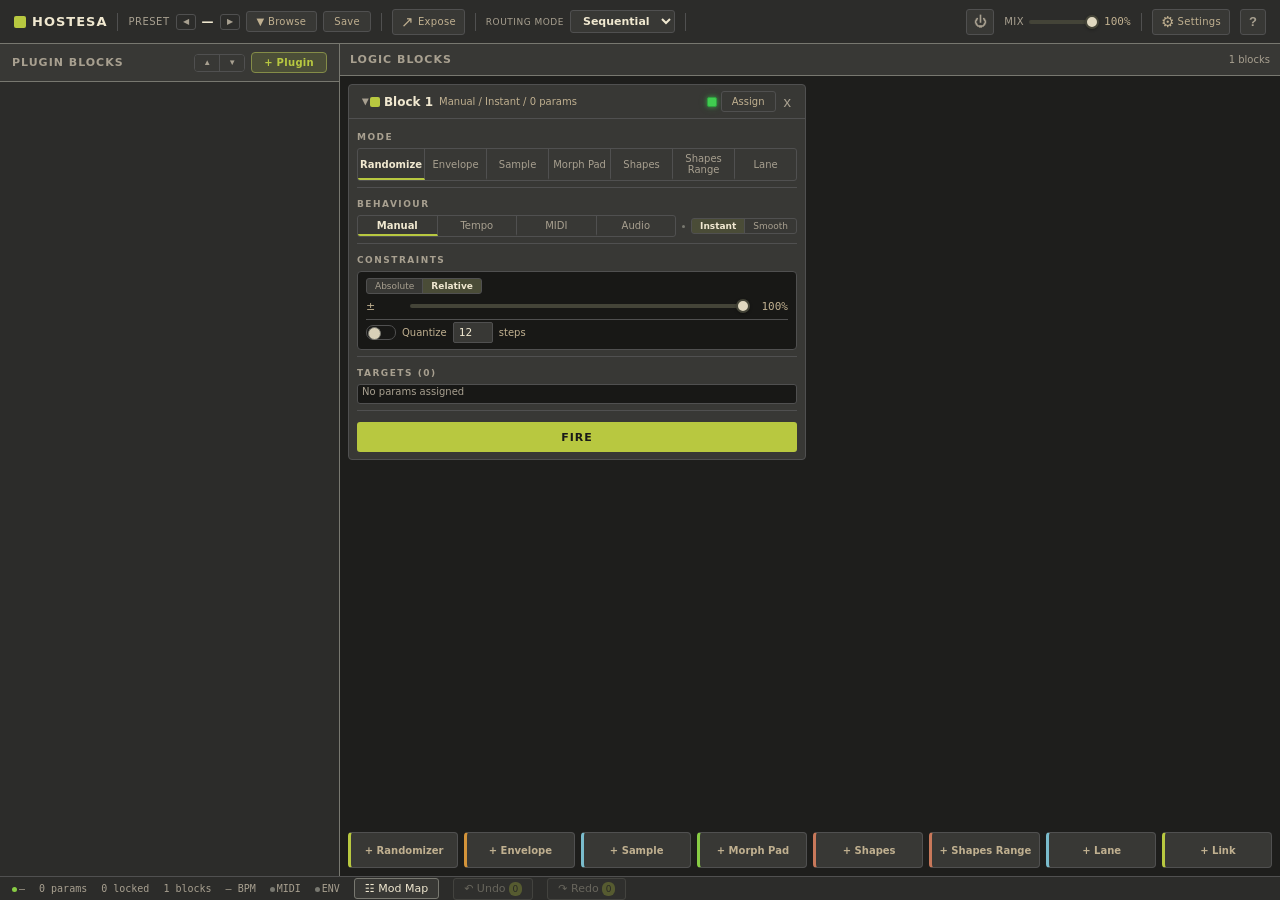
<file: plugins/ModularRandomizer/Source/ui/public/index.html>
<!DOCTYPE html>
<html lang="en">

<head>
    <meta charset="UTF-8">
    <title>Hostesa</title>
    <link rel="stylesheet" href="css/variables.css">
    <link rel="stylesheet" href="css/base.css">
    <link rel="stylesheet" href="css/header.css">
    <link rel="stylesheet" href="css/plugin_rack.css">
    <link rel="stylesheet" href="css/logic_blocks.css">
    <link rel="stylesheet" href="css/wrongeq.css">
    <link rel="stylesheet" href="css/dialogs.css">
    <link rel="stylesheet" href="css/themes.css">
    <link rel="stylesheet" href="css/overrides.css">
</head>

<body>
    <div class="app">
        <div class="header">
            <div class="brand">
                <div class="brand-mark"></div><span class="brand-name">HOSTESA</span>
            </div>
            <div class="h-div"></div>
            <div class="gp-area">
                <span class="gp-label">Preset</span>
                <button class="gp-nav" id="gpPrev" title="Previous preset">◀</button>
                <span class="gp-name" id="gpName">—</span>
                <span class="gp-dirty" id="gpDirty" title="Unsaved changes"></span>
                <button class="gp-nav" id="gpNext" title="Next preset">▶</button>
                <button class="gp-btn" id="gpBrowse">▼ Browse</button>
                <button class="gp-btn" id="gpSave">Save</button>
            </div>
            <div class="h-div"></div>
            <button class="settings-btn" id="exposeBtn" title="Expose params to DAW">&#8599; <span
                    class="settings-btn-label">Expose</span></button>
            <div class="h-div"></div>
            <div class="routing-area">
                <label class="routing-label" for="routingSelect">Routing Mode</label>
                <select class="routing-select" id="routingSelect">
                    <option value="0" selected>Sequential</option>
                    <option value="1">Parallel</option>
                    <option value="2">WrongEQ</option>
                </select>
            </div>
            <div class="h-div"></div>
            <div class="h-right">
                <button class="bypass" id="bypassBtn">&#x23FB;</button>
                <div class="mix-area">
                    <label>Mix</label>
                    <input type="range" id="mixSlider" min="0" max="100" value="100">
                    <span class="mix-val" id="mixVal">100%</span>
                </div>
                <div class="h-div"></div>
                <div class="settings-wrap">
                    <button class="settings-btn" id="settingsBtn">&#9881; <span
                            class="settings-btn-label">Settings</span></button>
                    <div class="settings-drop" id="settingsDrop">
                        <div class="settings-section">
                            <div class="settings-label"
                                style="display:flex;align-items:center;justify-content:space-between">
                                <span>UI Theme</span>
                                <button id="themeDefaultBtn" class="scan-btn"
                                    style="font-size:9px;padding:1px 5px;white-space:nowrap"
                                    title="New instances will use this theme">★ Default</button>
                            </div>
                            <div class="theme-grid" id="themeGrid"></div>
                        </div>
                        <div class="settings-section">
                            <div class="settings-label">UI Scale</div>
                            <div class="settings-row">
                                <label>Zoom</label>
                                <select id="scaleSelect">
                                    <option value="0.5">50%</option>
                                    <option value="0.75">75%</option>
                                    <option value="1" selected>100%</option>
                                    <option value="1.25">125%</option>
                                    <option value="1.5">150%</option>
                                    <option value="1.75">175%</option>
                                    <option value="2">200%</option>
                                </select>
                            </div>
                        </div>
                        <div class="settings-section">
                            <div class="settings-label">Param Tracking</div>
                            <div class="settings-row">
                                <label for="autoLocateChk" style="min-width:auto;cursor:pointer">Auto-Locate</label>
                                <input type="checkbox" id="autoLocateChk" checked
                                    style="cursor:pointer;accent-color:var(--accent)">
                            </div>
                        </div>
                        <div class="settings-section">
                            <div class="settings-label">Internal Tempo</div>
                            <div class="settings-row">
                                <label style="min-width:auto">BPM</label>
                                <input type="number" id="internalBpmInput" min="20" max="300" value="120" step="1"
                                    style="width:56px;padding:2px 4px;border:1px solid var(--border);border-radius:3px;background:var(--bg-inset);color:var(--text-primary);font-size:11px;text-align:center">
                            </div>
                        </div>
                        <div class="settings-section">
                            <div class="settings-label">VST3 Scan Paths</div>
                            <div id="settingsScanPathList" style="max-height:100px;overflow-y:auto;margin-bottom:4px">
                            </div>
                            <div class="settings-row" style="gap:4px">
                                <button class="scan-btn" id="settingsAddPath" style="font-size:10px;padding:2px 6px">+
                                    Add Path</button>
                                <button class="scan-btn" id="settingsRescan" style="font-size:10px;padding:2px 6px">↻
                                    Rescan</button>
                            </div>
                        </div>
                    </div>
                </div>
                <button class="help-btn" id="helpBtn" title="Keyboard Shortcuts (?)">?</button>
            </div>
        </div>
        <div class="rack">
            <div class="plugin-block">
                <div class="pb-head">
                    <span class="pb-title">Plugin Blocks</span>
                    <button class="sm-btn weq-open-btn" id="weqOpenBtn" title="Open WrongEQ"
                        style="display:none">WrongEQ</button>
                    <div class="pb-fold-group">
                        <button class="pb-fold-btn" id="collapseAllBtn" title="Collapse all plugins">▲</button>
                        <button class="pb-fold-btn" id="expandAllBtn" title="Expand all plugins">▼</button>
                    </div>
                    <button class="pb-add-btn" id="addPluginBtn">+ Plugin</button>
                </div>
                <div class="assign-banner" id="assignBanner">Assigning to <span id="assignTarget"></span></div>
                <div class="plugin-scroll" id="pluginScroll"></div>
            </div>
            <div class="logic-panel">
                <div class="lp-bar">
                    <span class="lp-title">Logic Blocks</span>
                    <span style="font-size:10px;color:var(--text-muted)" id="blockInfo">0 blocks</span>
                </div>
                <div class="lp-scroll" id="lpScroll"></div>
                <div class="add-wrap">
                    <button class="add-blk" id="addRnd" style="border-left:3px solid var(--rand-color)">+
                        Randomizer</button>
                    <button class="add-blk" id="addEnv" style="border-left:3px solid var(--env-color)">+
                        Envelope</button>
                    <button class="add-blk" id="addSmp" style="border-left:3px solid var(--sample-color)">+
                        Sample</button>
                    <button class="add-blk" id="addMorph" style="border-left:3px solid var(--morph-color)">+ Morph
                        Pad</button>
                    <button class="add-blk" id="addShapes" style="border-left:3px solid var(--shapes-color, #a07be0)">+
                        Shapes</button>
                    <button class="add-blk" id="addShapesRange"
                        style="border-left:3px solid var(--shapes-color, #a07be0)">+
                        Shapes Range</button>
                    <button class="add-blk" id="addLane" style="border-left:3px solid var(--lane-color, #3A9CA0)">+
                        Lane</button>
                    <button class="add-blk" id="addLink" style="border-left:3px solid var(--link-color, #7B68EE)">+
                        Link</button>
                </div>
            </div>
        </div>
        <div class="status">
            <span><span class="sd on"></span><span id="stPlug">—</span></span>
            <span><span id="stP">0</span> params</span>
            <span><span id="stL">0</span> locked</span>
            <span><span id="stB">0</span> blocks</span>
            <span id="bpmDisplay">— BPM</span>
            <span><span class="sd off" id="midiD"></span>MIDI</span>
            <span><span class="sd off" id="envD"></span>ENV</span>
            <button class="undo-btn" id="modMapBtn" title="Modulation overview — what modulates what">&#9783; Mod
                Map</button>
            <button class="undo-btn" id="undoBtn" disabled title="Undo (Ctrl+Z)">&#8630; Undo <span class="undo-badge"
                    id="undoCount">0</span></button>
            <button class="undo-btn" id="redoBtn" disabled title="Redo (Ctrl+Shift+Z)">&#8631; Redo <span
                    class="undo-badge" id="redoCount">0</span></button>
        </div>
    </div>
    <div class="ctx" id="ctx">
        <div class="ctx-i" id="cL">Lock</div>
        <div class="ctx-i" id="cU">Unlock</div>
        <div class="ctx-sep" id="ctxUnassignSep"></div>
        <div class="ctx-sub ctx-i" id="ctxUnassignSub">Unassign from Block
            <div class="ctx-submenu" id="ctxUnassignMenu"></div>
        </div>
        <div class="ctx-sep" id="ctxAssignSep"></div>
        <div class="ctx-sub ctx-i" id="ctxAssignSub">Assign to Block
            <div class="ctx-submenu" id="ctxAssignMenu"></div>
        </div>
        <div class="ctx-sep" id="ctxLaneSep"></div>
        <div class="ctx-sub ctx-i" id="ctxLaneSub">Assign to Lane
            <div class="ctx-submenu" id="ctxLaneMenu"></div>
        </div>
    </div>
    <div class="ctx" id="plugCtx">
        <div class="ctx-i" id="pcLockAll">Lock All</div>
        <div class="ctx-i" id="pcUnlockAll">Unlock All</div>
        <div class="ctx-sep"></div>
        <div class="ctx-i" id="pcDuplicate">Duplicate Plugin</div>
        <div class="ctx-sep"></div>
        <div class="ctx-i" id="pcBypass">Bypass Plugin</div>
        <div class="ctx-sep"></div>
        <div class="ctx-i" id="pcRandomize">Randomize All</div>
        <div class="ctx-sep" id="pcSnapSep"></div>
        <div class="ctx-sub ctx-i" id="pcSnapSub">Add Snapshot to
            <div class="ctx-submenu" id="pcSnapMenu"></div>
        </div>
        <div class="ctx-sep"></div>
        <div class="ctx-sub ctx-i" id="pcSaveSub">Save State
            <div class="ctx-submenu" id="pcSaveMenu">
                <div class="ctx-i" id="pcSavePreset">Save as Preset</div>
                <div class="ctx-i" id="pcSaveSnapshot">Save as Snapshot</div>
            </div>
        </div>
        <div class="ctx-i" id="pcLoadState">Browse Library...</div>
    </div>
    <div class="modal-overlay" id="presetModal">
        <div class="modal" style="width:440px;max-height:520px">
            <div class="modal-head">
                <span class="modal-title" id="presetModalTitle">Presets</span>
                <button class="modal-close" id="presetModalClose">&times;</button>
            </div>
            <div class="preset-save-row">
                <input type="text" id="presetNameInput" placeholder="Name...">
                <div class="preset-type-toggle">
                    <button class="preset-type-btn on" id="presetTypePreset" data-savetype="preset">Preset</button>
                    <button class="preset-type-btn" id="presetTypeSnap" data-savetype="snapshot">Snapshot</button>
                </div>
                <button class="preset-save-btn" id="presetSaveBtn">Save</button>
            </div>
            <div class="preset-toolbar">
                <input type="text" class="modal-search" id="presetSearch" placeholder="Search presets...">
            </div>
            <div class="preset-filter-row">
                <button class="preset-filter on" data-filter="all">All</button>
                <button class="preset-filter" data-filter="factory">Factory</button>
                <button class="preset-filter" data-filter="preset">Presets</button>
                <button class="preset-filter" data-filter="snapshot">Snapshots</button>
            </div>
            <div class="modal-body" id="presetBody"></div>
            <div class="modal-footer">
                <span class="modal-footer-info" id="presetInfo">0 presets</span>
            </div>
        </div>
    </div>
    <!-- Snapshot Library Modal (for morph pad) -->
    <div class="modal-overlay" id="snapLibModal">
        <div class="modal" style="width:480px;max-height:520px">
            <div class="modal-head">
                <span class="modal-title">Snapshot Library</span>
                <button class="modal-close" id="snapLibClose">&times;</button>
            </div>
            <div class="modal-toolbar">
                <input class="modal-search" id="snapLibSearch" type="text"
                    placeholder="Search by name, plugin, or vendor...">
                <div class="preset-filter-row" style="margin:0;padding:4px 0 0">
                    <button class="preset-filter on" data-slfilter="all">All</button>
                    <button class="preset-filter" data-slfilter="factory">Factory</button>
                    <button class="preset-filter" data-slfilter="preset">Presets</button>
                    <button class="preset-filter" data-slfilter="snapshot">Snapshots</button>
                </div>
            </div>
            <div class="modal-body" id="snapLibBody"></div>
            <div class="modal-footer">
                <span class="modal-footer-info" id="snapLibInfo">0 items</span>
            </div>
        </div>
    </div>
    <!-- Global Preset Browser Modal -->
    <div class="modal-overlay" id="globalPresetModal">
        <div class="modal" style="width:440px;max-height:480px">
            <div class="modal-head">
                <span class="modal-title">Global Presets</span>
                <button class="modal-close" id="gpModalClose">&times;</button>
            </div>
            <div class="preset-save-row">
                <input type="text" id="gpNameInput" placeholder="Global preset name...">
                <button class="preset-save-btn" id="gpSaveBtn">Save</button>
            </div>
            <div class="preset-toolbar">
                <input type="text" class="modal-search" id="gpSearch" placeholder="Search global presets...">
            </div>
            <div class="modal-body" id="gpBody"></div>
            <div class="modal-footer">
                <span class="modal-footer-info" id="gpInfo">0 presets</span>
                <button class="scan-btn" id="gpOpenFolder" title="Open presets folder in file explorer">&#9776; Open
                    Folder</button>
            </div>
        </div>
    </div>
    <!-- Modulation Overview ("what modulates what") -->
    <div class="modal-overlay" id="modMapModal">
        <div class="modal" style="width:600px;max-height:560px">
            <div class="modal-head">
                <span class="modal-title">Modulation Map</span>
                <button class="modal-close" id="modMapClose">&times;</button>
            </div>
            <div class="preset-toolbar">
                <input type="text" class="modal-search" id="modMapSearch"
                    placeholder="Filter by plugin, parameter or block...">
            </div>
            <div class="modal-body" id="modMapBody"></div>
            <div class="modal-footer">
                <span class="modal-footer-info" id="modMapInfo">&nbsp;</span>
                <span class="modal-footer-info" style="opacity:.6">click a row to locate &middot; click a block chip to
                    select it</span>
            </div>
        </div>
    </div>
    <!-- Plugin Browser Modal -->
    <div class="modal-overlay" id="pluginModal">
        <div class="modal">
            <div class="modal-head">
                <span class="modal-title">Plugin Browser</span>
                <button class="modal-close" id="modalClose">&times;</button>
            </div>
            <div class="modal-toolbar">
                <input class="modal-search" id="modalSearch" type="text" placeholder="Search plugins...">
                <div class="modal-tabs" id="modalTabs">
                    <button class="modal-tab on" data-cat="all">All</button>
                    <button class="modal-tab" data-cat="synth">Synths</button>
                    <button class="modal-tab" data-cat="fx">FX</button>
                    <button class="modal-tab" data-cat="sampler">Samplers</button>
                    <button class="modal-tab" data-cat="utility">Utility</button>
                    <button class="modal-tab" data-cat="vendor">By Vendor</button>
                </div>
            </div>
            <div class="scan-paths" id="scanPaths">
                <div class="scan-paths-title">VST3 Scan Paths</div>
                <div id="scanPathList"></div>
                <button class="scan-btn" id="addScanPath" style="margin-top:4px">+ Add Path</button>
            </div>
            <div class="modal-body" id="modalBody"></div>
            <div class="modal-footer">
                <span class="modal-footer-info" id="modalInfo">0 plugins found</span>
                <button class="scan-btn" id="scanNowBtn" onclick="doScanPlugins(true)" title="Scan for new plugins">&#8635; Scan</button>
                <button class="scan-btn" id="scanToggle">&#9881; Paths</button>
            </div>
        </div>
    </div>
    <!-- Keyboard Shortcuts Modal -->
    <div class="modal-overlay" id="shortcutsModal"></div>
    <!-- WrongEQ Popup Overlay -->
    <div class="weq-overlay" id="weqOverlay">
        <div class="weq-popup" id="weqPanel"></div>
    </div>
    <!-- Load order: bridge → state → UI modules → integration (last, calls restoreFromHost) -->
    <script src="js/juce_bridge.js"></script>
    <script src="js/state.js"></script>
    <script src="js/theme_system.js"></script>
    <script src="js/help_panel.js"></script>
    <script src="js/undo_system.js"></script>
    <script src="js/plugin_rack.js"></script>
    <script src="js/context_menus.js"></script>
    <script src="js/preset_system.js"></script>
    <script src="js/logic_blocks.js"></script>
    <script src="js/lane_module.js"></script>
    <script src="js/wrongeq_canvas.js"></script>
    <script src="js/realtime.js"></script>
    <script src="js/expose_system.js"></script>
    <script src="js/mod_overview.js"></script>
    <script src="js/controls.js"></script>
    <script src="js/persistence.js"></script>
    <script src="js/juce_integration.js"></script>
</body>

</html>
</file>
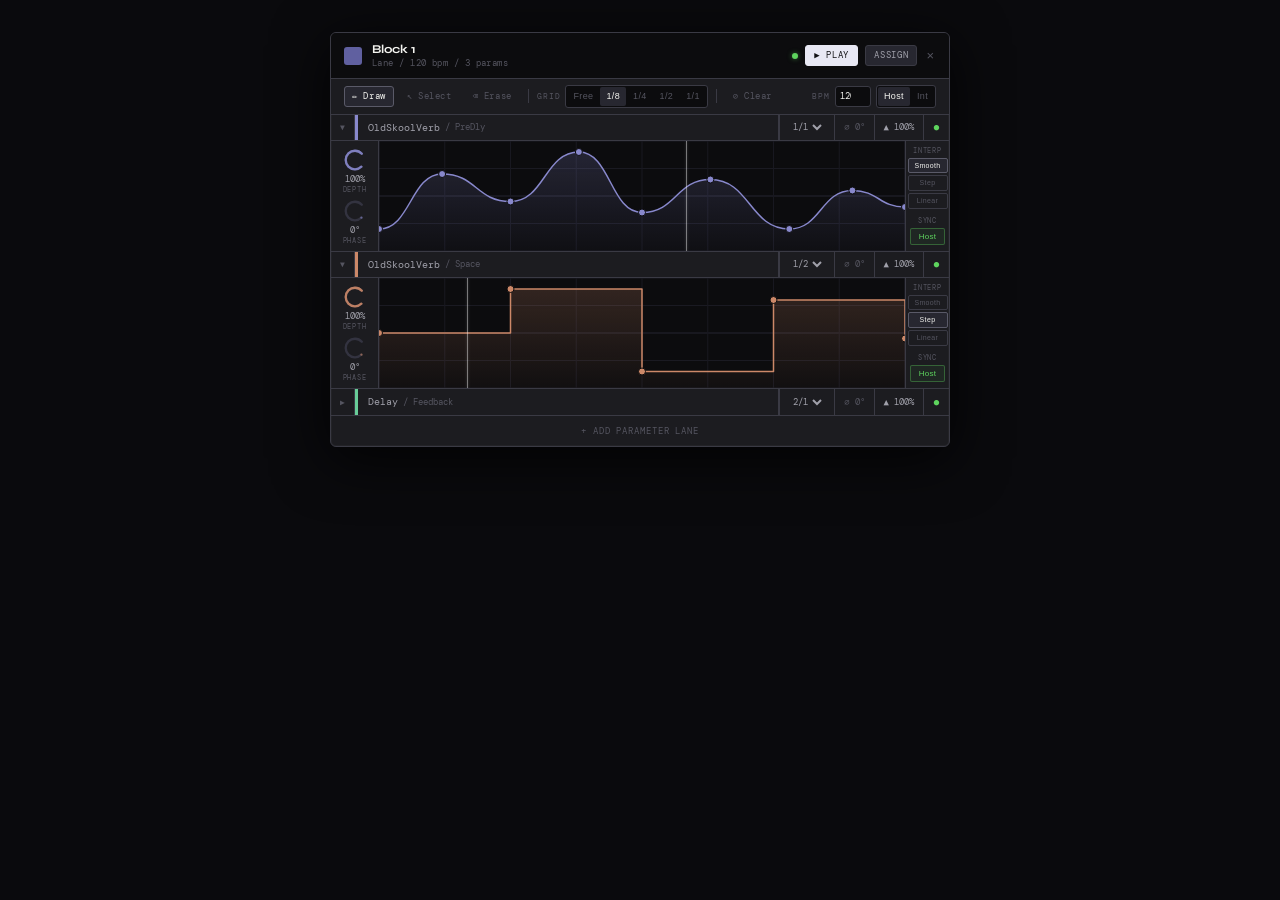
<file: plugins/ModularRandomizer/Design/lane-block.html>
<!DOCTYPE html>
<html lang="en">
<head>
<meta charset="UTF-8">
<meta name="viewport" content="width=device-width, initial-scale=1.0">
<title>Lane Block</title>
<style>
  @import url('https://fonts.googleapis.com/css2?family=DM+Mono:wght@300;400;500&family=Syne:wght@400;600;700;800&display=swap');
  *, *::before, *::after { box-sizing: border-box; margin: 0; padding: 0; }

  :root {
    --bg-app:        #0A0A0D;
    --bg-panel:      #1C1C20;
    --bg-cell:       #272730;
    --bg-inset:      #0C0C0E;
    --border:        #3A3A44;
    --border-strong: #5A5A68;
    --border-focus:  #C0C0CC;
    --text-primary:  #F4F4F0;
    --text-secondary:#A0A0AA;
    --text-muted:    #555560;
    --accent:        #E8E8F4;
    --accent-text:   #111114;
  }

  body {
    background: var(--bg-app);
    font-family: 'DM Mono', monospace;
    display: flex; align-items: flex-start; justify-content: center;
    padding: 32px 20px 80px;
    min-height: 100vh;
  }

  /* ─── PANEL ─── */
  .panel {
    width: 620px;
    background: var(--bg-panel);
    border: 1px solid var(--border);
    border-radius: 6px;
    overflow: hidden;
    box-shadow: 0 12px 56px rgba(0,0,0,0.8), 0 0 0 1px rgba(255,255,255,0.03) inset;
  }

  /* ─── HEADER ─── */
  .header {
    display: flex; align-items: center; gap: 10px;
    padding: 9px 13px;
    border-bottom: 1px solid var(--border);
    background: var(--bg-inset);
  }
  .block-icon {
    width: 18px; height: 18px; border-radius: 3px; flex-shrink: 0;
    background: #6060A0;
  }
  .block-title { font-family:'Syne',sans-serif; font-size:12px; font-weight:700; color:var(--text-primary); }
  .block-meta  { font-size:9px; color:var(--text-muted); letter-spacing:0.05em; margin-top:1px; }
  .hdr-right   { margin-left:auto; display:flex; align-items:center; gap:7px; }
  .status-dot  { width:6px; height:6px; background:#5ED45E; border-radius:50%; box-shadow:0 0 5px rgba(94,212,94,0.5); flex-shrink:0; }

  /* small buttons */
  .sbtn {
    font-family:'DM Mono',monospace; font-size:9px; letter-spacing:0.08em; text-transform:uppercase;
    color:var(--text-secondary); background:var(--bg-cell); border:1px solid var(--border);
    border-radius:3px; padding:3px 8px; cursor:pointer; transition:border-color .12s,color .12s;
    white-space:nowrap; line-height:1.4;
  }
  .sbtn:hover { border-color:var(--border-strong); color:var(--text-primary); }
  .sbtn.on    { background:var(--accent); color:var(--accent-text); border-color:var(--accent); }
  .sbtn-icon  { background:none; border:none; font-size:13px; color:var(--text-muted); cursor:pointer; padding:0 2px; line-height:1; }
  .sbtn-icon:hover { color:var(--text-primary); }

  /* ─── TOOLBAR ─── */
  .toolbar {
    display: flex; align-items: center; gap: 5px;
    padding: 6px 13px;
    border-bottom: 1px solid var(--border);
    background: var(--bg-panel);
    flex-wrap: nowrap;
  }
  .tsep { width:1px; height:14px; background:var(--border); margin:0 3px; flex-shrink:0; }

  .tbtn {
    font-family:'DM Mono',monospace; font-size:9px; letter-spacing:0.06em;
    color:var(--text-muted); background:none; border:1px solid transparent;
    border-radius:3px; padding:3px 7px; cursor:pointer; transition:all .1s;
    display:flex; align-items:center; gap:4px; white-space:nowrap; line-height:1.4;
  }
  .tbtn:hover { color:var(--text-secondary); border-color:var(--border); }
  .tbtn.on    { color:var(--text-primary); background:var(--bg-cell); border-color:var(--border-strong); }

  /* itabs */
  .itabs { display:flex; background:var(--bg-inset); border:1px solid var(--border); border-radius:3px; padding:1px; gap:1px; flex-shrink:0; }
  .itab  {
    font-size:9px; letter-spacing:0.04em; color:var(--text-muted); background:none; border:none;
    border-radius:2px; padding:3px 6px; cursor:pointer; transition:background .1s,color .1s; white-space:nowrap; line-height:1.4;
  }
  .itab.on   { background:var(--bg-cell); color:var(--text-primary); }
  .itab:hover { color:var(--text-secondary); }

  /* bpm input */
  .bpm-input {
    width:36px; background:var(--bg-inset); border:1px solid var(--border);
    border-radius:3px; color:var(--text-primary); font-family:'DM Mono',monospace;
    font-size:9px; padding:3px 4px; text-align:center; outline:none; line-height:1.4;
  }
  .bpm-input:focus { border-color:var(--border-focus); }

  .toolbar-label { font-size:8px; letter-spacing:0.12em; text-transform:uppercase; color:var(--text-muted); white-space:nowrap; }

  /* ─── LANES ─── */
  .lanes { display:flex; flex-direction:column; }

  /* ─── LANE ─── */
  .lane { border-bottom:1px solid var(--border); }
  .lane:last-child { border-bottom:none; }

  /* lane header */
  .lane-hdr {
    display: flex; align-items: stretch;
    height: 26px;
    border-bottom: 1px solid var(--border);
    user-select: none;
  }
  .lane-hdr.is-collapsed { border-bottom:none; }

  .lh-arrow {
    width:24px; flex-shrink:0;
    display:flex; align-items:center; justify-content:center;
    border-right:1px solid var(--border);
    cursor:pointer; color:var(--text-muted); font-size:8px;
    transition:color .1s;
  }
  .lh-arrow:hover { color:var(--text-primary); }

  .lh-color {
    width:3px; flex-shrink:0;
  }

  .lh-name {
    flex:1; display:flex; align-items:center;
    padding:0 10px;
    font-size:10px; color:var(--text-secondary);
    white-space:nowrap; overflow:hidden; text-overflow:ellipsis;
    border-right:1px solid var(--border); gap:5px;
    min-width:0;
  }
  .lh-name .param { color:var(--text-muted); font-size:9px; }

  /* right controls in header — each cell separated by border */
  .lh-ctrl { display:flex; align-items:stretch; flex-shrink:0; }
  .lhc {
    display:flex; align-items:center; justify-content:center;
    padding:0 9px; border-left:1px solid var(--border);
    font-size:9px; color:var(--text-muted); cursor:pointer;
    transition:color .1s; white-space:nowrap; gap:3px;
  }
  .lhc:hover { color:var(--text-secondary); }
  .lhc.lit   { color:var(--text-secondary); }
  .lhc select {
    font-family:'DM Mono',monospace; font-size:9px; color:var(--text-secondary);
    background:none; border:none; outline:none; cursor:pointer;
    padding:0; max-width:36px;
  }
  .lhc select option { background:var(--bg-cell); color:var(--text-primary); }

  /* mute */
  .lh-mute {
    width:26px; flex-shrink:0; border-left:1px solid var(--border);
    display:flex; align-items:center; justify-content:center;
    cursor:pointer; font-size:9px; color:var(--text-muted); transition:color .1s;
  }
  .lh-mute:hover { color:var(--text-primary); }
  .lh-mute.lit   { color:#5ED45E; }

  /* lane body */
  .lane-body {
    display:flex; align-items:stretch;
    overflow:hidden;
    transition:height .18s ease;
  }

  /* left sidebar */
  .lb-left {
    width:48px; flex-shrink:0; border-right:1px solid var(--border);
    display:flex; flex-direction:column; align-items:center;
    justify-content:space-evenly; padding:6px 0;
    gap:4px;
  }
  .mk { display:flex; flex-direction:column; align-items:center; gap:2px; cursor:pointer; }
  .mk svg { width:26px; height:26px; display:block; }
  .mk-val   { font-size:9px; color:var(--text-secondary); line-height:1; }
  .mk-label { font-size:7px; color:var(--text-muted); letter-spacing:0.1em; text-transform:uppercase; line-height:1; }

  /* interp mini toggle vertical in left bar */
  .interp-stack { display:flex; flex-direction:column; gap:2px; width:40px; }
  .ibtn {
    font-size:7px; letter-spacing:0.05em; color:var(--text-muted);
    background:none; border:1px solid var(--border); border-radius:2px;
    padding:2px 0; cursor:pointer; text-align:center; transition:all .1s; line-height:1.4;
  }
  .ibtn:hover { color:var(--text-secondary); border-color:var(--border-strong); }
  .ibtn.on    { color:var(--text-primary); background:var(--bg-cell); border-color:var(--border-strong); }

  /* canvas area */
  .lb-canvas {
    flex:1; position:relative; background:var(--bg-inset);
    min-width:0; overflow:hidden;
  }
  .lb-canvas canvas {
    position:absolute; top:0; left:0; width:100%; height:100%;
    display:block;
  }
  .playhead {
    position:absolute; top:0; bottom:0; width:1px;
    background:rgba(255,255,255,0.45);
    pointer-events:none; z-index:2;
    box-shadow:0 0 3px rgba(255,255,255,0.25);
  }

  /* right sidebar */
  .lb-right {
    width:44px; flex-shrink:0; border-left:1px solid var(--border);
    display:flex; flex-direction:column; align-items:center;
    justify-content:space-evenly; padding:6px 4px; gap:4px;
  }
  .rb-label { font-size:7px; color:var(--text-muted); letter-spacing:0.1em; text-transform:uppercase; line-height:1; text-align:center; }
  .sync-pill {
    font-size:8px; color:var(--text-muted); background:none; border:1px solid var(--border);
    border-radius:2px; padding:2px 4px; cursor:pointer; width:100%; text-align:center;
    transition:all .1s; letter-spacing:0.04em; line-height:1.4;
  }
  .sync-pill.on { color:#5ED45E; border-color:rgba(94,212,94,0.35); background:rgba(94,212,94,0.06); }

  /* add lane */
  .add-lane {
    display:flex; align-items:center; justify-content:center; gap:6px;
    padding:9px; cursor:pointer; border-top:1px solid var(--border);
    color:var(--text-muted); font-size:9px; letter-spacing:0.1em; text-transform:uppercase;
    transition:color .12s, background .12s;
  }
  .add-lane:hover { color:var(--text-secondary); background:rgba(255,255,255,0.02); }
</style>
</head>
<body>
<div class="panel">

  <!-- HEADER -->
  <div class="header">
    <div class="block-icon"></div>
    <div>
      <div class="block-title">Block 1</div>
      <div class="block-meta" id="metaText">Lane / 120 bpm / 3 params</div>
    </div>
    <div class="hdr-right">
      <div class="status-dot"></div>
      <button class="sbtn on" id="playBtn" onclick="togglePlay()">▶ Play</button>
      <button class="sbtn">Assign</button>
      <button class="sbtn-icon" title="Close">×</button>
    </div>
  </div>

  <!-- TOOLBAR -->
  <div class="toolbar">
    <!-- tools -->
    <button class="tbtn on" id="toolDraw"   onclick="setTool('draw')">  ✏ Draw   </button>
    <button class="tbtn"    id="toolSelect" onclick="setTool('select')">↖ Select </button>
    <button class="tbtn"    id="toolErase"  onclick="setTool('erase')"> ⌫ Erase  </button>

    <div class="tsep"></div>

    <!-- grid -->
    <span class="toolbar-label">Grid</span>
    <div class="itabs" id="gridTabs">
      <button class="itab"    onclick="setGrid(this,'free')">Free</button>
      <button class="itab on" onclick="setGrid(this,'1/8')">1/8</button>
      <button class="itab"    onclick="setGrid(this,'1/4')">1/4</button>
      <button class="itab"    onclick="setGrid(this,'1/2')">1/2</button>
      <button class="itab"    onclick="setGrid(this,'1/1')">1/1</button>
    </div>

    <div class="tsep"></div>
    <button class="tbtn" onclick="clearActive()">⊘ Clear</button>

    <!-- right side: bpm + sync -->
    <div style="margin-left:auto; display:flex; align-items:center; gap:5px;">
      <span class="toolbar-label">BPM</span>
      <input class="bpm-input" type="number" id="bpmIn" value="120" min="20" max="300" oninput="setBpm(this.value)">
      <div class="itabs">
        <button class="itab on" id="syncHost" onclick="setSyncMode('host',this)">Host</button>
        <button class="itab"    id="syncInt"  onclick="setSyncMode('int',this)">Int</button>
      </div>
    </div>
  </div>

  <!-- LANES -->
  <div class="lanes" id="lanesEl"></div>

  <!-- ADD -->
  <div class="add-lane" onclick="addLane()">+ Add parameter lane</div>

</div>

<script>
// ════════════════════════════════
// STATE
// ════════════════════════════════
const COLORS = ['#8888CC','#CC8868','#68CC98','#CC6888','#88BBCC','#CCBA68','#A888CC','#68CCBA'];
const LOOP_OPTS = ['1/16','1/8','1/4','1/2','1/1','2/1','4/1','free'];
const LANE_H = 110; // default expanded height px

let tool = 'draw';
let grid = '1/8';
let bpm  = 120;
let playing = true;
let lanes = [];
let activeLaneId = null;

function mkLane(plugin, param, ci) {
  return {
    id: String(Date.now() + Math.random()),
    plugin, param,
    color: COLORS[ci % COLORS.length],
    pts: [],           // [{x,y}] 0-1
    loopLen: '1/1',
    phase: 0,          // degrees 0-270
    depth: 100,        // %
    interp: 'smooth',  // smooth|step|linear
    synced: true,
    muted: false,
    collapsed: false,
    ph: 0,             // playhead 0-1
  };
}

// ════════════════════════════════
// INITIAL LANES
// ════════════════════════════════
const INIT = [
  ['OldSkoolVerb', 'PreDly'],
  ['OldSkoolVerb', 'Space'],
  ['Delay', 'Feedback'],
];
INIT.forEach(([p,q],i) => {
  const l = mkLane(p,q,i);
  if (i===0) {
    l.pts=[{x:0,y:.8},{x:.12,y:.3},{x:.25,y:.55},{x:.38,y:.1},{x:.5,y:.65},{x:.63,y:.35},{x:.78,y:.8},{x:.9,y:.45},{x:1,y:.6}];
  } else if (i===1) {
    l.pts=[{x:0,y:.5},{x:.25,y:.1},{x:.5,y:.85},{x:.75,y:.2},{x:1,y:.55}];
    l.interp='step'; l.loopLen='1/2';
  } else {
    l.collapsed=true; l.loopLen='2/1';
  }
  lanes.push(l);
});

// ════════════════════════════════
// RENDER
// ════════════════════════════════
function render() {
  const el = document.getElementById('lanesEl');
  el.innerHTML = '';
  lanes.forEach(l => el.appendChild(buildLane(l)));
  lanes.forEach(l => {
    const c = document.getElementById('c-'+l.id);
    if (c) { sizeCanvas(c, l); setupDraw(c, l); redraw(l); }
  });
  updateMeta();
}

function buildLane(l) {
  const wrap = document.createElement('div');
  wrap.className = 'lane';
  wrap.id = 'lane-'+l.id;

  // ── header ──
  const hdr = document.createElement('div');
  hdr.className = 'lane-hdr' + (l.collapsed ? ' is-collapsed' : '');
  hdr.innerHTML = `
    <div class="lh-arrow" onclick="toggleCollapse('${l.id}')">${l.collapsed ? '▶' : '▼'}</div>
    <div class="lh-color" style="background:${l.color}"></div>
    <div class="lh-name">
      <span>${l.plugin}</span><span class="param">/ ${l.param}</span>
    </div>
    <div class="lh-ctrl">
      <div class="lhc lit" title="Loop length">
        <select onchange="laneSet('${l.id}','loopLen',this.value)">
          ${LOOP_OPTS.map(o=>`<option ${o===l.loopLen?'selected':''}>${o}</option>`).join('')}
        </select>
      </div>
      <div class="lhc" title="Phase — click to shift +90°" onclick="lanePhase('${l.id}')">⌀ ${l.phase}°</div>
      <div class="lhc lit" title="Depth — click to cycle" onclick="laneDepth('${l.id}')">▲ ${l.depth}%</div>
    </div>
    <div class="lh-mute ${l.muted?'':'lit'}" onclick="laneMute('${l.id}')" title="Mute">${l.muted?'○':'●'}</div>
  `;

  // ── body ──
  const body = document.createElement('div');
  body.className = 'lane-body';
  body.id = 'body-'+l.id;
  body.style.height = l.collapsed ? '0px' : LANE_H+'px';

  if (!l.collapsed) {
    body.innerHTML = `
      <div class="lb-left">
        <div class="mk" onclick="laneDepth('${l.id}')" title="Depth">
          ${mkKnob(l.color, l.depth/100)}
          <div class="mk-val">${l.depth}%</div>
          <div class="mk-label">Depth</div>
        </div>
        <div class="mk" onclick="lanePhase('${l.id}')" title="Phase">
          ${mkKnob(l.color, l.phase/270, 0.6)}
          <div class="mk-val">${l.phase}°</div>
          <div class="mk-label">Phase</div>
        </div>
      </div>
      <div class="lb-canvas" id="wrap-${l.id}">
        <canvas id="c-${l.id}"></canvas>
        <div class="playhead" id="ph-${l.id}" style="left:${l.ph*100}%"></div>
      </div>
      <div class="lb-right">
        <div class="rb-label">Interp</div>
        <div class="interp-stack">
          <button class="ibtn ${l.interp==='smooth'?'on':''}" onclick="laneInterp('${l.id}','smooth')">Smooth</button>
          <button class="ibtn ${l.interp==='step'?'on':''}"   onclick="laneInterp('${l.id}','step')">Step</button>
          <button class="ibtn ${l.interp==='linear'?'on':''}" onclick="laneInterp('${l.id}','linear')">Linear</button>
        </div>
        <div class="rb-label" style="margin-top:4px">Sync</div>
        <button class="sync-pill ${l.synced?'on':''}" onclick="laneSync('${l.id}')">
          ${l.synced?'Host':'Int'}
        </button>
      </div>
    `;
  }

  wrap.appendChild(hdr);
  wrap.appendChild(body);
  return wrap;
}

function mkKnob(color, pct, alpha=0.9) {
  const total = 47, gap = 16;
  const val = Math.max(0, Math.min(1, pct)) * total;
  return `<svg viewBox="0 0 28 28">
    <circle cx="14" cy="14" r="10" fill="none" stroke="#333340" stroke-width="2.5"
      stroke-dasharray="${total} ${gap}" stroke-dashoffset="-8" stroke-linecap="round"/>
    <circle cx="14" cy="14" r="10" fill="none" stroke="${color}" stroke-width="2.5"
      stroke-dasharray="${val} ${total-val+gap}" stroke-dashoffset="-8" stroke-linecap="round" opacity="${alpha}"/>
  </svg>`;
}

// ════════════════════════════════
// CANVAS SETUP & DRAWING
// ════════════════════════════════
function sizeCanvas(c, l) {
  const wrap = document.getElementById('wrap-'+l.id);
  if (!wrap) return;
  c.width  = wrap.clientWidth  || wrap.offsetWidth  || 300;
  c.height = wrap.clientHeight || wrap.offsetHeight || LANE_H;
}

function setupDraw(canvas, lane) {
  let down = false;
  let lastX = -1;

  const pos = e => {
    const r = canvas.getBoundingClientRect();
    let x = (e.clientX - r.left) / r.width;
    let y = (e.clientY - r.top)  / r.height;
    if (grid !== 'free') {
      const parts = grid.split('/');
      const step = parts.length===2 ? Number(parts[0])/Number(parts[1]) : 1;
      x = Math.round(x / step) * step;
    }
    return { x: Math.max(0,Math.min(1,x)), y: Math.max(0,Math.min(1,y)) };
  };

  canvas.onmousedown = e => {
    down = true; lastX = -1;
    activeLaneId = lane.id;
    if (tool === 'erase') { eraseNear(lane, pos(e)); redraw(lane); return; }
    if (tool === 'draw') { const p = pos(e); putPt(lane, p); redraw(lane); lastX = p.x; }
  };
  canvas.onmousemove = e => {
    if (!down || tool !== 'draw') return;
    const p = pos(e);
    if (Math.abs(p.x - lastX) >= (grid==='free' ? 0.004 : 0.001)) {
      putPt(lane, p); redraw(lane); lastX = p.x;
    }
  };
  const up = () => { down = false; };
  canvas.onmouseup   = up;
  canvas.onmouseleave = up;
}

function putPt(lane, {x,y}) {
  lane.pts = lane.pts.filter(p => Math.abs(p.x-x) > 0.007);
  lane.pts.push({x,y});
  lane.pts.sort((a,b)=>a.x-b.x);
}

function eraseNear(lane, {x}) {
  lane.pts = lane.pts.filter(p => Math.abs(p.x-x) > 0.06);
}

function redraw(lane) {
  const c = document.getElementById('c-'+lane.id);
  if (!c) return;
  const ctx = c.getContext('2d');
  const W = c.width, H = c.height;
  ctx.clearRect(0,0,W,H);

  drawGrid(ctx, W, H);

  const pts = lane.pts;
  if (!pts.length) {
    ctx.fillStyle = '#3A3A48';
    ctx.font = '10px DM Mono, monospace';
    ctx.textAlign = 'center';
    ctx.textBaseline = 'middle';
    ctx.fillText('drag to draw automation', W/2, H/2);
    return;
  }

  const rgb = hexRgb(lane.color);

  // filled shape
  ctx.beginPath();
  ctx.moveTo(pts[0].x*W, H);
  tracePath(ctx, pts, W, H, lane.interp);
  ctx.lineTo(pts[pts.length-1].x*W, H);
  ctx.closePath();
  const grd = ctx.createLinearGradient(0,0,0,H);
  grd.addColorStop(0, `rgba(${rgb},.22)`);
  grd.addColorStop(1, `rgba(${rgb},.03)`);
  ctx.fillStyle = grd;
  ctx.fill();

  // stroke
  ctx.beginPath();
  ctx.moveTo(pts[0].x*W, pts[0].y*H);
  traceStroke(ctx, pts, W, H, lane.interp);
  ctx.strokeStyle = lane.color;
  ctx.lineWidth = 1.5;
  ctx.lineJoin = 'round';
  ctx.stroke();

  // dots
  pts.forEach(p => {
    ctx.beginPath();
    ctx.arc(p.x*W, p.y*H, 3.5, 0, Math.PI*2);
    ctx.fillStyle = lane.color;
    ctx.fill();
    ctx.strokeStyle = '#0C0C0E';
    ctx.lineWidth = 1;
    ctx.stroke();
  });
}

function tracePath(ctx, pts, W, H, interp) {
  if (interp==='smooth') {
    ctx.lineTo(pts[0].x*W, pts[0].y*H);
    for (let i=0;i<pts.length-1;i++) {
      const cx = (pts[i].x*W + pts[i+1].x*W)/2;
      ctx.bezierCurveTo(cx, pts[i].y*H, cx, pts[i+1].y*H, pts[i+1].x*W, pts[i+1].y*H);
    }
  } else if (interp==='step') {
    ctx.lineTo(pts[0].x*W, pts[0].y*H);
    for (let i=1;i<pts.length;i++) {
      ctx.lineTo(pts[i].x*W, pts[i-1].y*H);
      ctx.lineTo(pts[i].x*W, pts[i].y*H);
    }
  } else {
    pts.forEach(p => ctx.lineTo(p.x*W, p.y*H));
  }
}

function traceStroke(ctx, pts, W, H, interp) {
  if (interp==='smooth') {
    for (let i=0;i<pts.length-1;i++) {
      const cx = (pts[i].x*W + pts[i+1].x*W)/2;
      ctx.bezierCurveTo(cx, pts[i].y*H, cx, pts[i+1].y*H, pts[i+1].x*W, pts[i+1].y*H);
    }
  } else if (interp==='step') {
    for (let i=1;i<pts.length;i++) {
      ctx.lineTo(pts[i].x*W, pts[i-1].y*H);
      ctx.lineTo(pts[i].x*W, pts[i].y*H);
    }
  } else {
    pts.slice(1).forEach(p => ctx.lineTo(p.x*W, p.y*H));
  }
}

function drawGrid(ctx, W, H) {
  // horizontals at 0 25 50 75 100%
  [0,.25,.5,.75,1].forEach(y => {
    ctx.beginPath();
    ctx.moveTo(0,y*H); ctx.lineTo(W,y*H);
    ctx.strokeStyle = y===.5 ? '#252530' : '#1A1A22';
    ctx.lineWidth = 1;
    ctx.stroke();
  });
  // verticals per grid
  const divMap = {'free':16,'1/16':16,'1/8':8,'1/4':4,'1/2':2,'1/1':1,'2/1':1,'4/1':1};
  const divs = divMap[grid] || 8;
  for (let i=0;i<=divs;i++) {
    const x = (i/divs)*W;
    ctx.beginPath();
    ctx.moveTo(x,0); ctx.lineTo(x,H);
    ctx.strokeStyle = (i===0||i===divs) ? '#252530' : '#181820';
    ctx.lineWidth = 1;
    ctx.stroke();
  }
}

function hexRgb(h) {
  return [1,3,5].map(i=>parseInt(h.slice(i,i+2),16)).join(',');
}

// ════════════════════════════════
// PLAYHEAD ANIMATION
// ════════════════════════════════
let lastTs = null;
function tick(ts) {
  if (playing) {
    if (!lastTs) lastTs = ts;
    const dt = (ts - lastTs) / 1000;
    lastTs = ts;
    const barsPerSec = bpm / 240;
    lanes.forEach(l => {
      if (l.muted || l.collapsed) return;
      const bars = loopBars(l.loopLen);
      l.ph = (l.ph + barsPerSec * dt / bars) % 1;
      const el = document.getElementById('ph-'+l.id);
      if (el) el.style.left = (l.ph*100) + '%';
    });
  } else {
    lastTs = null;
  }
  requestAnimationFrame(tick);
}
requestAnimationFrame(tick);

function loopBars(s) {
  if (s==='free') return 2;
  const [n,d] = s.split('/').map(Number);
  return n/d;
}

// ════════════════════════════════
// CONTROLS
// ════════════════════════════════
function setTool(t) {
  tool = t;
  ['draw','select','erase'].forEach(id => {
    const el = document.getElementById('tool'+id[0].toUpperCase()+id.slice(1));
    if (el) el.classList.toggle('on', id===t);
  });
}

function setGrid(el, v) {
  grid = v;
  document.getElementById('gridTabs').querySelectorAll('.itab').forEach(e=>e.classList.remove('on'));
  el.classList.add('on');
  // redraw all to update grid lines
  lanes.forEach(l => redraw(l));
}

function setBpm(v) {
  bpm = Math.max(20, Math.min(300, parseInt(v)||120));
  updateMeta();
}

function setSyncMode(mode, el) {
  document.getElementById('syncHost').classList.toggle('on', mode==='host');
  document.getElementById('syncInt').classList.toggle('on', mode==='int');
}

function togglePlay() {
  playing = !playing;
  lastTs = null;
  const b = document.getElementById('playBtn');
  b.textContent = playing ? '⏸ Pause' : '▶ Play';
  b.classList.toggle('on', playing);
}

function clearActive() {
  lanes.forEach(l => { l.pts=[]; redraw(l); });
}

function addLane() {
  const demos = [['Reverb','Room'],['Filter','Cutoff'],['Chorus','Depth'],['EQ','Gain'],['Comp','Ratio']];
  const [p,q] = demos[lanes.length % demos.length];
  lanes.push(mkLane(p, q, lanes.length));
  render();
}

function updateMeta() {
  document.getElementById('metaText').textContent =
    `Lane / ${bpm} bpm / ${lanes.length} param${lanes.length!==1?'s':''}`;
}

// ── per-lane ──
function laneSet(id, key, val) {
  const l = lanes.find(l=>l.id===id);
  if (!l) return;
  l[key] = val;
  if (key==='loopLen') l.ph = 0;
}

function laneDepth(id) {
  const l = lanes.find(l=>l.id===id);
  if (!l) return;
  l.depth = l.depth >= 100 ? 25 : l.depth + 25;
  render();
}

function lanePhase(id) {
  const l = lanes.find(l=>l.id===id);
  if (!l) return;
  l.phase = (l.phase + 90) % 360;
  render();
}

function laneMute(id) {
  const l = lanes.find(l=>l.id===id);
  if (!l) return;
  l.muted = !l.muted;
  const laneEl = document.getElementById('lane-'+id);
  if (laneEl) laneEl.style.opacity = l.muted ? '0.38' : '1';
  const btn = laneEl?.querySelector('.lh-mute');
  if (btn) { btn.classList.toggle('lit', !l.muted); btn.textContent = l.muted?'○':'●'; }
}

function laneInterp(id, v) {
  const l = lanes.find(l=>l.id===id);
  if (!l) return;
  l.interp = v;
  // update buttons without full render
  const body = document.getElementById('body-'+id);
  body?.querySelectorAll('.ibtn').forEach(b => {
    b.classList.toggle('on', b.textContent.trim().toLowerCase()===v);
  });
  redraw(l);
}

function laneSync(id) {
  const l = lanes.find(l=>l.id===id);
  if (!l) return;
  l.synced = !l.synced;
  const btn = document.querySelector(`#lane-${id} .sync-pill`);
  if (btn) { btn.classList.toggle('on', l.synced); btn.textContent = l.synced?'Host':'Int'; }
}

function toggleCollapse(id) {
  const l = lanes.find(l=>l.id===id);
  if (!l) return;
  l.collapsed = !l.collapsed;
  // animate height
  const body = document.getElementById('body-'+id);
  const hdr  = document.querySelector(`#lane-${id} .lane-hdr`);
  if (l.collapsed) {
    body.style.height = '0px';
    hdr.classList.add('is-collapsed');
  } else {
    body.style.height = LANE_H+'px';
    hdr.classList.remove('is-collapsed');
    // rebuild body content then size canvas
    setTimeout(() => {
      if (!body.querySelector('.lb-canvas')) {
        // need full rebuild for this lane
        render();
      } else {
        const c = document.getElementById('c-'+id);
        if (c) { sizeCanvas(c, l); setupDraw(c, l); redraw(l); }
      }
    }, 20);
  }
  const arrow = document.querySelector(`#lane-${id} .lh-arrow`);
  if (arrow) arrow.textContent = l.collapsed ? '▶' : '▼';
  const hdrEl = document.querySelector(`#lane-${id} .lane-hdr`);
  if (hdrEl) hdrEl.classList.toggle('is-collapsed', l.collapsed);
}

// ════════════════════════════════
// RESIZE
// ════════════════════════════════
let resizeTimer;
window.addEventListener('resize', () => {
  clearTimeout(resizeTimer);
  resizeTimer = setTimeout(() => {
    lanes.forEach(l => {
      const c = document.getElementById('c-'+l.id);
      if (!c) return;
      sizeCanvas(c, l);
      redraw(l);
    });
  }, 60);
});

// ════════════════════════════════
// INIT
// ════════════════════════════════
render();
</script>
</body>
</html>
</file>
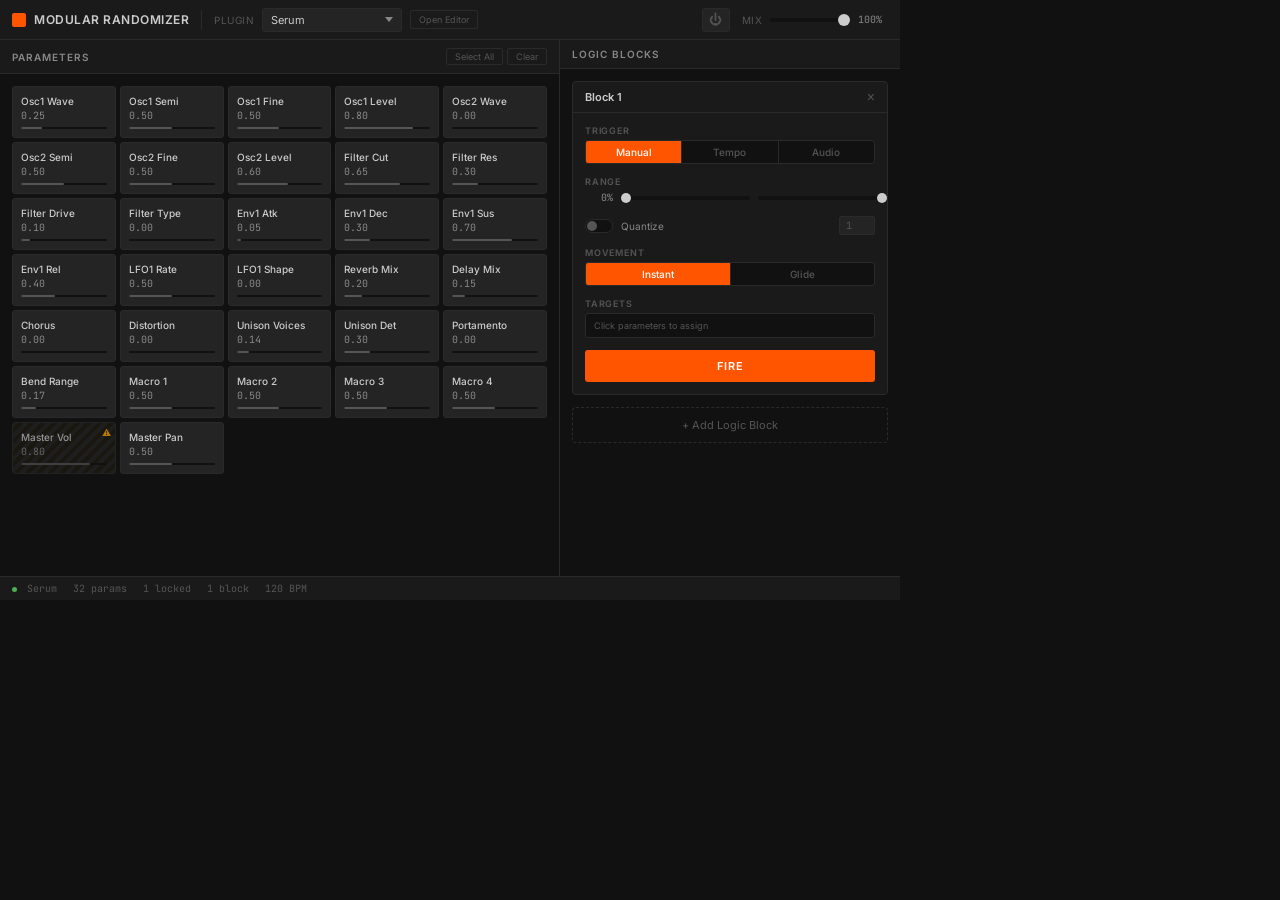
<file: plugins/ModularRandomizer/Design/v1-test.html>
<!DOCTYPE html>
<html lang="en">
<head>
  <meta charset="UTF-8">
  <meta name="viewport" content="width=device-width, initial-scale=1.0">
  <title>Modular Randomizer</title>
  <style>
    /* ═══════════════════════════════════════════════════════════
       MODULAR RANDOMIZER — Ableton-inspired Design v1
       ═══════════════════════════════════════════════════════════ */

    @import url('https://fonts.googleapis.com/css2?family=Inter:wght@400;500;600&family=JetBrains+Mono:wght@400;500&display=swap');

    :root {
      /* Core */
      --bg-deep: #111111;
      --bg-surface: #1A1A1A;
      --bg-elevated: #242424;
      --bg-hover: #2A2A2A;
      --bg-active: #333333;

      /* Text */
      --text-primary: #CCCCCC;
      --text-secondary: #888888;
      --text-muted: #555555;

      /* Accent */
      --accent: #FF5500;
      --accent-hover: #FF6E2B;
      --accent-muted: rgba(255, 85, 0, 0.15);

      /* Semantic */
      --locked: #FF3B3B;
      --locked-bg: rgba(255, 59, 59, 0.08);
      --connected: #FF5500;
      --border: #2A2A2A;
      --border-focus: #444444;

      /* Spacing */
      --space-xs: 4px;
      --space-sm: 8px;
      --space-md: 12px;
      --space-lg: 16px;
      --space-xl: 24px;

      /* Type */
      --font-sans: 'Inter', system-ui, -apple-system, sans-serif;
      --font-mono: 'JetBrains Mono', 'SF Mono', 'Consolas', monospace;
    }

    * {
      margin: 0;
      padding: 0;
      box-sizing: border-box;
    }

    body {
      background: var(--bg-deep);
      color: var(--text-primary);
      font-family: var(--font-sans);
      font-size: 11px;
      width: 900px;
      height: 600px;
      overflow: hidden;
      user-select: none;
      -webkit-user-select: none;
    }

    /* ── LAYOUT ── */
    .app {
      display: flex;
      flex-direction: column;
      height: 100%;
    }

    /* ── HEADER ── */
    .header {
      display: flex;
      align-items: center;
      height: 40px;
      padding: 0 var(--space-md);
      background: var(--bg-surface);
      border-bottom: 1px solid var(--border);
      gap: var(--space-md);
      flex-shrink: 0;
    }

    .header-brand {
      display: flex;
      align-items: center;
      gap: var(--space-sm);
    }

    .header-brand .logo {
      width: 14px;
      height: 14px;
      background: var(--accent);
      border-radius: 2px;
    }

    .header-brand .title {
      font-size: 12px;
      font-weight: 600;
      letter-spacing: 0.5px;
      color: var(--text-primary);
    }

    .header-divider {
      width: 1px;
      height: 20px;
      background: var(--border);
    }

    .header-plugin {
      display: flex;
      align-items: center;
      gap: var(--space-sm);
    }

    .header-plugin label {
      font-size: 10px;
      color: var(--text-muted);
      text-transform: uppercase;
      letter-spacing: 0.5px;
    }

    .plugin-selector {
      background: var(--bg-elevated);
      border: 1px solid var(--border);
      color: var(--text-primary);
      font-family: var(--font-sans);
      font-size: 11px;
      padding: 4px 24px 4px 8px;
      border-radius: 3px;
      cursor: pointer;
      appearance: none;
      -webkit-appearance: none;
      background-image: url("data:image/svg+xml,%3Csvg xmlns='http://www.w3.org/2000/svg' width='8' height='5'%3E%3Cpath d='M0 0l4 5 4-5z' fill='%23888'/%3E%3C/svg%3E");
      background-repeat: no-repeat;
      background-position: right 8px center;
      min-width: 140px;
    }

    .plugin-selector:hover {
      border-color: var(--border-focus);
    }

    .header-controls {
      display: flex;
      align-items: center;
      gap: var(--space-md);
      margin-left: auto;
    }

    .bypass-btn {
      width: 28px;
      height: 24px;
      background: var(--bg-elevated);
      border: 1px solid var(--border);
      border-radius: 3px;
      color: var(--text-muted);
      font-size: 13px;
      cursor: pointer;
      display: flex;
      align-items: center;
      justify-content: center;
      transition: all 100ms ease-out;
    }

    .bypass-btn:hover {
      border-color: var(--border-focus);
      color: var(--text-primary);
    }

    .bypass-btn.active {
      background: var(--accent);
      border-color: var(--accent);
      color: #fff;
    }

    .header-slider {
      display: flex;
      align-items: center;
      gap: var(--space-sm);
    }

    .header-slider label {
      font-size: 10px;
      color: var(--text-muted);
      text-transform: uppercase;
      letter-spacing: 0.5px;
    }

    .header-slider input[type="range"] {
      width: 80px;
      height: 4px;
      -webkit-appearance: none;
      appearance: none;
      background: var(--bg-deep);
      border-radius: 2px;
      outline: none;
    }

    .header-slider input[type="range"]::-webkit-slider-thumb {
      -webkit-appearance: none;
      width: 12px;
      height: 12px;
      background: var(--text-primary);
      border-radius: 50%;
      cursor: pointer;
    }

    .header-slider .value {
      font-family: var(--font-mono);
      font-size: 10px;
      color: var(--text-secondary);
      min-width: 30px;
    }

    /* ── MAIN AREA ── */
    .main {
      display: flex;
      flex: 1;
      min-height: 0;
    }

    /* ── PARAMETER GRID PANEL ── */
    .params-panel {
      flex: 1;
      display: flex;
      flex-direction: column;
      border-right: 1px solid var(--border);
      min-width: 0;
    }

    .panel-header {
      display: flex;
      align-items: center;
      justify-content: space-between;
      padding: var(--space-sm) var(--space-md);
      background: var(--bg-surface);
      border-bottom: 1px solid var(--border);
      flex-shrink: 0;
    }

    .panel-title {
      font-size: 10px;
      font-weight: 600;
      text-transform: uppercase;
      letter-spacing: 1px;
      color: var(--text-secondary);
    }

    .panel-actions {
      display: flex;
      gap: var(--space-xs);
    }

    .panel-action-btn {
      background: none;
      border: 1px solid var(--border);
      color: var(--text-muted);
      font-size: 9px;
      font-family: var(--font-sans);
      padding: 2px 8px;
      border-radius: 2px;
      cursor: pointer;
      transition: all 100ms ease-out;
    }

    .panel-action-btn:hover {
      border-color: var(--border-focus);
      color: var(--text-secondary);
    }

    .params-grid-container {
      flex: 1;
      overflow-y: auto;
      padding: var(--space-md);
    }

    .params-grid-container::-webkit-scrollbar {
      width: 4px;
    }

    .params-grid-container::-webkit-scrollbar-track {
      background: transparent;
    }

    .params-grid-container::-webkit-scrollbar-thumb {
      background: var(--border-focus);
      border-radius: 2px;
    }

    .params-grid {
      display: grid;
      grid-template-columns: repeat(auto-fill, minmax(100px, 1fr));
      gap: var(--space-xs);
    }

    .param-cell {
      background: var(--bg-elevated);
      border: 1px solid var(--border);
      border-radius: 3px;
      padding: var(--space-sm);
      cursor: pointer;
      transition: all 100ms ease-out;
      position: relative;
      min-height: 52px;
      display: flex;
      flex-direction: column;
      justify-content: space-between;
    }

    .param-cell:hover {
      background: var(--bg-hover);
      border-color: var(--border-focus);
    }

    .param-cell.selected {
      border-color: var(--accent);
      background: var(--accent-muted);
    }

    .param-cell.locked {
      background: repeating-linear-gradient(
        -45deg,
        var(--bg-elevated),
        var(--bg-elevated) 4px,
        var(--locked-bg) 4px,
        var(--locked-bg) 8px
      );
      opacity: 0.7;
    }

    .param-cell.locked .param-lock {
      display: block;
    }

    .param-cell.auto-locked {
      background: repeating-linear-gradient(
        -45deg,
        var(--bg-elevated),
        var(--bg-elevated) 4px,
        rgba(255, 165, 0, 0.06) 4px,
        rgba(255, 165, 0, 0.06) 8px
      );
      opacity: 0.7;
    }

    .param-cell.auto-locked .param-lock {
      display: block;
      color: #FFA500;
    }

    .param-name {
      font-size: 10px;
      font-weight: 500;
      color: var(--text-primary);
      white-space: nowrap;
      overflow: hidden;
      text-overflow: ellipsis;
    }

    .param-value {
      font-family: var(--font-mono);
      font-size: 10px;
      color: var(--text-secondary);
    }

    .param-lock {
      display: none;
      position: absolute;
      top: 4px;
      right: 4px;
      font-size: 9px;
      color: var(--locked);
    }

    .param-bar {
      height: 2px;
      background: var(--bg-deep);
      border-radius: 1px;
      margin-top: 4px;
      overflow: hidden;
    }

    .param-bar-fill {
      height: 100%;
      background: var(--text-muted);
      border-radius: 1px;
      transition: width 200ms ease-out;
    }

    .param-cell.selected .param-bar-fill {
      background: var(--accent);
    }

    /* ── LOGIC BLOCKS PANEL ── */
    .blocks-panel {
      width: 340px;
      display: flex;
      flex-direction: column;
      flex-shrink: 0;
    }

    .blocks-container {
      flex: 1;
      overflow-y: auto;
      padding: var(--space-md);
      display: flex;
      flex-direction: column;
      gap: var(--space-md);
    }

    .blocks-container::-webkit-scrollbar {
      width: 4px;
    }

    .blocks-container::-webkit-scrollbar-track {
      background: transparent;
    }

    .blocks-container::-webkit-scrollbar-thumb {
      background: var(--border-focus);
      border-radius: 2px;
    }

    .logic-block {
      background: var(--bg-surface);
      border: 1px solid var(--border);
      border-radius: 4px;
      overflow: hidden;
    }

    .block-header {
      display: flex;
      align-items: center;
      justify-content: space-between;
      padding: var(--space-sm) var(--space-md);
      border-bottom: 1px solid var(--border);
    }

    .block-title {
      font-size: 11px;
      font-weight: 600;
      color: var(--text-primary);
    }

    .block-close {
      background: none;
      border: none;
      color: var(--text-muted);
      font-size: 14px;
      cursor: pointer;
      padding: 0;
      line-height: 1;
      transition: color 100ms ease-out;
    }

    .block-close:hover {
      color: var(--text-primary);
    }

    .block-body {
      padding: var(--space-md);
      display: flex;
      flex-direction: column;
      gap: var(--space-md);
    }

    .block-row {
      display: flex;
      flex-direction: column;
      gap: var(--space-xs);
    }

    .block-row-label {
      font-size: 9px;
      font-weight: 600;
      text-transform: uppercase;
      letter-spacing: 0.8px;
      color: var(--text-muted);
    }

    /* Segmented control (3-way toggle) */
    .seg-control {
      display: flex;
      background: var(--bg-deep);
      border-radius: 3px;
      overflow: hidden;
      border: 1px solid var(--border);
    }

    .seg-btn {
      flex: 1;
      padding: 5px 0;
      background: none;
      border: none;
      color: var(--text-muted);
      font-family: var(--font-sans);
      font-size: 10px;
      font-weight: 500;
      cursor: pointer;
      transition: all 100ms ease-out;
      border-right: 1px solid var(--border);
    }

    .seg-btn:last-child {
      border-right: none;
    }

    .seg-btn:hover {
      color: var(--text-secondary);
      background: var(--bg-elevated);
    }

    .seg-btn.active {
      background: var(--accent);
      color: #fff;
    }

    /* Range slider row */
    .range-row {
      display: flex;
      align-items: center;
      gap: var(--space-sm);
    }

    .range-slider {
      flex: 1;
      height: 4px;
      -webkit-appearance: none;
      appearance: none;
      background: var(--bg-deep);
      border-radius: 2px;
      outline: none;
    }

    .range-slider::-webkit-slider-thumb {
      -webkit-appearance: none;
      width: 10px;
      height: 10px;
      background: var(--text-primary);
      border-radius: 50%;
      cursor: pointer;
      transition: background 100ms ease-out;
    }

    .range-slider::-webkit-slider-thumb:hover {
      background: #fff;
    }

    .range-value {
      font-family: var(--font-mono);
      font-size: 10px;
      color: var(--text-secondary);
      min-width: 28px;
      text-align: right;
    }

    /* Quantize toggle */
    .quant-row {
      display: flex;
      align-items: center;
      gap: var(--space-sm);
    }

    .toggle {
      width: 28px;
      height: 14px;
      background: var(--bg-deep);
      border: 1px solid var(--border);
      border-radius: 7px;
      cursor: pointer;
      position: relative;
      transition: all 100ms ease-out;
      flex-shrink: 0;
    }

    .toggle::after {
      content: '';
      position: absolute;
      width: 10px;
      height: 10px;
      background: var(--text-muted);
      border-radius: 50%;
      top: 1px;
      left: 1px;
      transition: all 100ms ease-out;
    }

    .toggle.on {
      background: var(--accent);
      border-color: var(--accent);
    }

    .toggle.on::after {
      left: 15px;
      background: #fff;
    }

    .quant-label {
      font-size: 10px;
      color: var(--text-secondary);
    }

    .quant-steps {
      font-family: var(--font-mono);
      font-size: 10px;
      color: var(--text-muted);
      background: var(--bg-elevated);
      border: 1px solid var(--border);
      border-radius: 2px;
      padding: 2px 6px;
      width: 36px;
      text-align: center;
      margin-left: auto;
    }

    .quant-steps:focus {
      outline: none;
      border-color: var(--accent);
      color: var(--text-primary);
    }

    /* Glide time */
    .glide-row {
      display: flex;
      align-items: center;
      gap: var(--space-sm);
    }

    /* Targets */
    .targets-area {
      display: flex;
      flex-wrap: wrap;
      gap: var(--space-xs);
      min-height: 24px;
      padding: var(--space-xs);
      background: var(--bg-deep);
      border: 1px solid var(--border);
      border-radius: 3px;
    }

    .target-tag {
      display: inline-flex;
      align-items: center;
      gap: 4px;
      background: var(--accent-muted);
      border: 1px solid var(--accent);
      color: var(--accent);
      font-size: 9px;
      font-weight: 500;
      padding: 2px 6px;
      border-radius: 2px;
    }

    .target-remove {
      cursor: pointer;
      opacity: 0.6;
      font-size: 10px;
    }

    .target-remove:hover {
      opacity: 1;
    }

    .targets-placeholder {
      font-size: 9px;
      color: var(--text-muted);
      padding: 2px 4px;
    }

    /* Fire button */
    .fire-btn {
      width: 100%;
      height: 32px;
      background: var(--accent);
      border: none;
      border-radius: 3px;
      color: #fff;
      font-family: var(--font-sans);
      font-size: 11px;
      font-weight: 600;
      letter-spacing: 1px;
      text-transform: uppercase;
      cursor: pointer;
      transition: all 100ms ease-out;
    }

    .fire-btn:hover {
      background: var(--accent-hover);
    }

    .fire-btn:active {
      transform: scale(0.98);
    }

    .fire-btn.flash {
      animation: fire-flash 300ms ease-out;
    }

    @keyframes fire-flash {
      0% { box-shadow: 0 0 20px var(--accent); }
      100% { box-shadow: none; }
    }

    /* Tempo controls (shown when Tempo mode active) */
    .tempo-controls, .audio-controls {
      display: none;
      padding-top: var(--space-xs);
    }

    .tempo-controls.visible, .audio-controls.visible {
      display: flex;
      align-items: center;
      gap: var(--space-sm);
    }

    .beat-selector {
      background: var(--bg-elevated);
      border: 1px solid var(--border);
      color: var(--text-primary);
      font-family: var(--font-mono);
      font-size: 10px;
      padding: 3px 8px;
      border-radius: 2px;
      cursor: pointer;
      appearance: none;
      -webkit-appearance: none;
      background-image: url("data:image/svg+xml,%3Csvg xmlns='http://www.w3.org/2000/svg' width='8' height='5'%3E%3Cpath d='M0 0l4 5 4-5z' fill='%23888'/%3E%3C/svg%3E");
      background-repeat: no-repeat;
      background-position: right 6px center;
      padding-right: 20px;
    }

    .beat-label {
      font-size: 10px;
      color: var(--text-secondary);
    }

    /* Add block button */
    .add-block-btn {
      width: 100%;
      padding: 10px;
      background: none;
      border: 1px dashed var(--border);
      border-radius: 4px;
      color: var(--text-muted);
      font-family: var(--font-sans);
      font-size: 11px;
      cursor: pointer;
      transition: all 100ms ease-out;
    }

    .add-block-btn:hover {
      border-color: var(--border-focus);
      color: var(--text-secondary);
    }

    /* ── STATUS BAR ── */
    .status-bar {
      display: flex;
      align-items: center;
      height: 24px;
      padding: 0 var(--space-md);
      background: var(--bg-surface);
      border-top: 1px solid var(--border);
      font-family: var(--font-mono);
      font-size: 10px;
      color: var(--text-muted);
      gap: var(--space-lg);
      flex-shrink: 0;
    }

    .status-dot {
      display: inline-block;
      width: 5px;
      height: 5px;
      border-radius: 50%;
      margin-right: 4px;
    }

    .status-dot.active {
      background: #4CAF50;
    }

    .status-dot.inactive {
      background: var(--text-muted);
    }

    /* ── CONTEXT MENU ── */
    .context-menu {
      display: none;
      position: fixed;
      background: var(--bg-elevated);
      border: 1px solid var(--border-focus);
      border-radius: 4px;
      padding: var(--space-xs) 0;
      min-width: 140px;
      z-index: 100;
      box-shadow: 0 4px 12px rgba(0,0,0,0.5);
    }

    .context-menu.visible {
      display: block;
    }

    .context-item {
      padding: 6px var(--space-md);
      font-size: 11px;
      color: var(--text-primary);
      cursor: pointer;
      transition: background 80ms ease-out;
    }

    .context-item:hover {
      background: var(--accent-muted);
    }

    .context-item.destructive {
      color: var(--locked);
    }

    .context-divider {
      height: 1px;
      background: var(--border);
      margin: var(--space-xs) 0;
    }

    /* ── PLUGIN EDITOR BUTTON ── */
    .open-editor-btn {
      background: none;
      border: 1px solid var(--border);
      color: var(--text-muted);
      font-family: var(--font-sans);
      font-size: 9px;
      padding: 3px 8px;
      border-radius: 2px;
      cursor: pointer;
      transition: all 100ms ease-out;
    }

    .open-editor-btn:hover {
      border-color: var(--border-focus);
      color: var(--text-secondary);
    }

    /* ── EMPTY STATE ── */
    .empty-state {
      display: flex;
      flex-direction: column;
      align-items: center;
      justify-content: center;
      height: 100%;
      gap: var(--space-md);
      color: var(--text-muted);
    }

    .empty-state .empty-icon {
      font-size: 32px;
      opacity: 0.3;
    }

    .empty-state .empty-text {
      font-size: 12px;
    }

    .empty-state .empty-hint {
      font-size: 10px;
      color: var(--text-muted);
    }
  </style>
</head>
<body>
  <div class="app">

    <!-- ══ HEADER ══ -->
    <div class="header">
      <div class="header-brand">
        <div class="logo"></div>
        <span class="title">MODULAR RANDOMIZER</span>
      </div>

      <div class="header-divider"></div>

      <div class="header-plugin">
        <label>Plugin</label>
        <select class="plugin-selector" id="pluginSelector">
          <option value="">— Select —</option>
          <option value="serum" selected>Serum</option>
          <option value="vital">Vital</option>
          <option value="diva">Diva</option>
          <option value="repro">Repro-5</option>
        </select>
        <button class="open-editor-btn" id="openEditorBtn">Open Editor</button>
      </div>

      <div class="header-controls">
        <button class="bypass-btn" id="bypassBtn" title="Bypass">⏻</button>
        <div class="header-slider">
          <label>Mix</label>
          <input type="range" id="globalMix" min="0" max="1" step="0.01" value="1">
          <span class="value" id="mixValue">100%</span>
        </div>
      </div>
    </div>

    <!-- ══ MAIN AREA ══ -->
    <div class="main">

      <!-- ── PARAMETER GRID ── -->
      <div class="params-panel">
        <div class="panel-header">
          <span class="panel-title">Parameters</span>
          <div class="panel-actions">
            <button class="panel-action-btn" id="selectAllBtn">Select All</button>
            <button class="panel-action-btn" id="clearSelBtn">Clear</button>
          </div>
        </div>
        <div class="params-grid-container">
          <div class="params-grid" id="paramsGrid">
            <!-- Populated by JS -->
          </div>
        </div>
      </div>

      <!-- ── LOGIC BLOCKS ── -->
      <div class="blocks-panel">
        <div class="panel-header">
          <span class="panel-title">Logic Blocks</span>
        </div>
        <div class="blocks-container" id="blocksContainer">
          <!-- Populated by JS -->
        </div>
      </div>
    </div>

    <!-- ══ STATUS BAR ══ -->
    <div class="status-bar">
      <span><span class="status-dot active"></span> <span id="statusPlugin">Serum</span></span>
      <span><span id="statusParams">32</span> params</span>
      <span><span id="statusLocked">3</span> locked</span>
      <span><span id="statusBlocks">1</span> block</span>
      <span>120 BPM</span>
    </div>
  </div>

  <!-- ══ CONTEXT MENU ══ -->
  <div class="context-menu" id="contextMenu">
    <div class="context-item" id="ctxLock">Lock Parameter</div>
    <div class="context-item" id="ctxUnlock">Unlock Parameter</div>
    <div class="context-divider"></div>
    <div class="context-item" id="ctxSelect">Select</div>
    <div class="context-item" id="ctxDeselect">Deselect</div>
  </div>

  <script>
    // ═══════════════════════════════════════════════════════════
    // MODULAR RANDOMIZER — Preview Logic (v1)
    // ═══════════════════════════════════════════════════════════

    // Mock parameter data (simulates what a loaded plugin would expose)
    const MOCK_PARAMS = [
      { id: 'osc1_wave', name: 'Osc1 Wave', value: 0.25, locked: false },
      { id: 'osc1_semi', name: 'Osc1 Semi', value: 0.50, locked: false },
      { id: 'osc1_fine', name: 'Osc1 Fine', value: 0.50, locked: false },
      { id: 'osc1_level', name: 'Osc1 Level', value: 0.80, locked: false },
      { id: 'osc2_wave', name: 'Osc2 Wave', value: 0.00, locked: false },
      { id: 'osc2_semi', name: 'Osc2 Semi', value: 0.50, locked: false },
      { id: 'osc2_fine', name: 'Osc2 Fine', value: 0.50, locked: false },
      { id: 'osc2_level', name: 'Osc2 Level', value: 0.60, locked: false },
      { id: 'filter_cutoff', name: 'Filter Cut', value: 0.65, locked: false },
      { id: 'filter_reso', name: 'Filter Res', value: 0.30, locked: false },
      { id: 'filter_drive', name: 'Filter Drive', value: 0.10, locked: false },
      { id: 'filter_type', name: 'Filter Type', value: 0.00, locked: false },
      { id: 'env1_attack', name: 'Env1 Atk', value: 0.05, locked: false },
      { id: 'env1_decay', name: 'Env1 Dec', value: 0.30, locked: false },
      { id: 'env1_sustain', name: 'Env1 Sus', value: 0.70, locked: false },
      { id: 'env1_release', name: 'Env1 Rel', value: 0.40, locked: false },
      { id: 'lfo1_rate', name: 'LFO1 Rate', value: 0.50, locked: false },
      { id: 'lfo1_shape', name: 'LFO1 Shape', value: 0.00, locked: false },
      { id: 'fx_reverb', name: 'Reverb Mix', value: 0.20, locked: false },
      { id: 'fx_delay', name: 'Delay Mix', value: 0.15, locked: false },
      { id: 'fx_chorus', name: 'Chorus', value: 0.00, locked: false },
      { id: 'fx_distort', name: 'Distortion', value: 0.00, locked: false },
      { id: 'unison_voices', name: 'Unison Voices', value: 0.14, locked: false },
      { id: 'unison_detune', name: 'Unison Det', value: 0.30, locked: false },
      { id: 'porta_time', name: 'Portamento', value: 0.00, locked: false },
      { id: 'bend_range', name: 'Bend Range', value: 0.17, locked: false },
      { id: 'macro1', name: 'Macro 1', value: 0.50, locked: false },
      { id: 'macro2', name: 'Macro 2', value: 0.50, locked: false },
      { id: 'macro3', name: 'Macro 3', value: 0.50, locked: false },
      { id: 'macro4', name: 'Macro 4', value: 0.50, locked: false },
      { id: 'master_vol', name: 'Master Vol', value: 0.80, locked: true, autoLocked: true },
      { id: 'master_pan', name: 'Master Pan', value: 0.50, locked: false },
    ];

    // State
    let selectedParams = new Set();
    let logicBlocks = [];
    let blockIdCounter = 0;
    let contextTarget = null;

    // ── PARAMETER GRID ──
    function renderParams() {
      const grid = document.getElementById('paramsGrid');
      grid.innerHTML = '';

      MOCK_PARAMS.forEach(param => {
        const cell = document.createElement('div');
        cell.className = 'param-cell';
        if (param.locked && param.autoLocked) cell.classList.add('auto-locked');
        else if (param.locked) cell.classList.add('locked');
        if (selectedParams.has(param.id)) cell.classList.add('selected');

        cell.innerHTML = `
          <span class="param-name">${param.name}</span>
          <span class="param-value">${param.value.toFixed(2)}</span>
          <span class="param-lock">${param.autoLocked ? '⚠' : '🔒'}</span>
          <div class="param-bar"><div class="param-bar-fill" style="width: ${param.value * 100}%"></div></div>
        `;

        cell.addEventListener('click', (e) => {
          if (param.locked) return;
          if (e.shiftKey) {
            // Range select (simplified: just toggle)
          }
          if (selectedParams.has(param.id)) {
            selectedParams.delete(param.id);
          } else {
            selectedParams.add(param.id);
          }
          renderParams();
          updateTargetsOnBlocks();
        });

        cell.addEventListener('contextmenu', (e) => {
          e.preventDefault();
          contextTarget = param;
          showContextMenu(e.clientX, e.clientY, param);
        });

        grid.appendChild(cell);
      });

      updateStatus();
    }

    // ── CONTEXT MENU ──
    function showContextMenu(x, y, param) {
      const menu = document.getElementById('contextMenu');
      menu.style.left = x + 'px';
      menu.style.top = y + 'px';
      menu.classList.add('visible');

      document.getElementById('ctxLock').style.display = param.locked ? 'none' : 'block';
      document.getElementById('ctxUnlock').style.display = param.locked ? 'block' : 'none';
      document.getElementById('ctxSelect').style.display = selectedParams.has(param.id) ? 'none' : 'block';
      document.getElementById('ctxDeselect').style.display = selectedParams.has(param.id) ? 'block' : 'none';
    }

    document.addEventListener('click', () => {
      document.getElementById('contextMenu').classList.remove('visible');
    });

    document.getElementById('ctxLock').addEventListener('click', () => {
      if (contextTarget) {
        contextTarget.locked = true;
        selectedParams.delete(contextTarget.id);
        renderParams();
        updateTargetsOnBlocks();
      }
    });

    document.getElementById('ctxUnlock').addEventListener('click', () => {
      if (contextTarget && !contextTarget.autoLocked) {
        contextTarget.locked = false;
        renderParams();
      }
    });

    document.getElementById('ctxSelect').addEventListener('click', () => {
      if (contextTarget && !contextTarget.locked) {
        selectedParams.add(contextTarget.id);
        renderParams();
        updateTargetsOnBlocks();
      }
    });

    document.getElementById('ctxDeselect').addEventListener('click', () => {
      if (contextTarget) {
        selectedParams.delete(contextTarget.id);
        renderParams();
        updateTargetsOnBlocks();
      }
    });

    // ── LOGIC BLOCKS ──
    function createLogicBlock() {
      const id = ++blockIdCounter;
      const block = {
        id,
        triggerMode: 'manual',
        rangeMin: 0,
        rangeMax: 1,
        quantize: false,
        quantSteps: 12,
        movementMode: 'instant',
        glideTime: 50,
        beatDivision: '1/4',
        threshold: -12,
      };
      logicBlocks.push(block);
      renderBlocks();
      updateStatus();
    }

    function renderBlocks() {
      const container = document.getElementById('blocksContainer');
      container.innerHTML = '';

      logicBlocks.forEach(block => {
        const el = document.createElement('div');
        el.className = 'logic-block';
        el.innerHTML = `
          <div class="block-header">
            <span class="block-title">Block ${block.id}</span>
            <button class="block-close" data-id="${block.id}">×</button>
          </div>
          <div class="block-body">
            <!-- Trigger -->
            <div class="block-row">
              <span class="block-row-label">Trigger</span>
              <div class="seg-control" data-block="${block.id}" data-field="trigger">
                <button class="seg-btn ${block.triggerMode === 'manual' ? 'active' : ''}" data-val="manual">Manual</button>
                <button class="seg-btn ${block.triggerMode === 'tempo' ? 'active' : ''}" data-val="tempo">Tempo</button>
                <button class="seg-btn ${block.triggerMode === 'audio' ? 'active' : ''}" data-val="audio">Audio</button>
              </div>
              <div class="tempo-controls ${block.triggerMode === 'tempo' ? 'visible' : ''}" data-block="${block.id}">
                <span class="beat-label">Division</span>
                <select class="beat-selector" data-block="${block.id}">
                  <option ${block.beatDivision === '1/1' ? 'selected' : ''}>1/1</option>
                  <option ${block.beatDivision === '1/2' ? 'selected' : ''}>1/2</option>
                  <option ${block.beatDivision === '1/4' ? 'selected' : ''}>1/4</option>
                  <option ${block.beatDivision === '1/8' ? 'selected' : ''}>1/8</option>
                  <option ${block.beatDivision === '1/16' ? 'selected' : ''}>1/16</option>
                  <option ${block.beatDivision === '1/32' ? 'selected' : ''}>1/32</option>
                </select>
              </div>
              <div class="audio-controls ${block.triggerMode === 'audio' ? 'visible' : ''}" data-block="${block.id}">
                <span class="beat-label">Threshold</span>
                <input type="range" class="range-slider" min="-60" max="0" value="${block.threshold}" style="width: 100px;">
                <span class="range-value">${block.threshold}dB</span>
              </div>
            </div>

            <!-- Range -->
            <div class="block-row">
              <span class="block-row-label">Range</span>
              <div class="range-row">
                <span class="range-value">${block.rangeMin.toFixed(0)}%</span>
                <input type="range" class="range-slider" min="0" max="100" value="${block.rangeMin * 100}" data-block="${block.id}" data-field="rangeMin">
                <input type="range" class="range-slider" min="0" max="100" value="${block.rangeMax * 100}" data-block="${block.id}" data-field="rangeMax">
                <span class="range-value">${(block.rangeMax * 100).toFixed(0)}%</span>
              </div>
            </div>

            <!-- Quantize -->
            <div class="block-row">
              <div class="quant-row">
                <div class="toggle ${block.quantize ? 'on' : ''}" data-block="${block.id}" data-field="quantize"></div>
                <span class="quant-label">Quantize</span>
                <input class="quant-steps" type="number" value="${block.quantSteps}" min="2" max="128" data-block="${block.id}" ${!block.quantize ? 'disabled' : ''}>
              </div>
            </div>

            <!-- Movement -->
            <div class="block-row">
              <span class="block-row-label">Movement</span>
              <div class="seg-control" data-block="${block.id}" data-field="movement">
                <button class="seg-btn ${block.movementMode === 'instant' ? 'active' : ''}" data-val="instant">Instant</button>
                <button class="seg-btn ${block.movementMode === 'glide' ? 'active' : ''}" data-val="glide">Glide</button>
              </div>
              <div class="glide-row" style="display: ${block.movementMode === 'glide' ? 'flex' : 'none'}; margin-top: 4px;">
                <span class="beat-label">Time</span>
                <input type="range" class="range-slider" min="1" max="2000" value="${block.glideTime}" style="flex:1" data-block="${block.id}" data-field="glideTime">
                <span class="range-value">${block.glideTime}ms</span>
              </div>
            </div>

            <!-- Targets -->
            <div class="block-row">
              <span class="block-row-label">Targets</span>
              <div class="targets-area" id="targets-${block.id}">
                ${getTargetsHTML()}
              </div>
            </div>

            <!-- Fire -->
            <button class="fire-btn" data-block="${block.id}">FIRE</button>
          </div>
        `;
        container.appendChild(el);
      });

      // Add block button
      const addBtn = document.createElement('button');
      addBtn.className = 'add-block-btn';
      addBtn.textContent = '+ Add Logic Block';
      addBtn.addEventListener('click', createLogicBlock);
      container.appendChild(addBtn);

      // Wire up events
      wireBlockEvents();
    }

    function getTargetsHTML() {
      if (selectedParams.size === 0) {
        return '<span class="targets-placeholder">Click parameters to assign</span>';
      }
      return [...selectedParams].map(id => {
        const param = MOCK_PARAMS.find(p => p.id === id);
        return `<span class="target-tag">${param.name}<span class="target-remove" data-param="${id}">×</span></span>`;
      }).join('');
    }

    function updateTargetsOnBlocks() {
      logicBlocks.forEach(block => {
        const area = document.getElementById(`targets-${block.id}`);
        if (area) area.innerHTML = getTargetsHTML();
      });

      // Wire remove buttons
      document.querySelectorAll('.target-remove').forEach(btn => {
        btn.addEventListener('click', (e) => {
          e.stopPropagation();
          const paramId = btn.dataset.param;
          selectedParams.delete(paramId);
          renderParams();
          updateTargetsOnBlocks();
        });
      });
    }

    function wireBlockEvents() {
      // Close buttons
      document.querySelectorAll('.block-close').forEach(btn => {
        btn.addEventListener('click', () => {
          const id = parseInt(btn.dataset.id);
          logicBlocks = logicBlocks.filter(b => b.id !== id);
          renderBlocks();
          updateStatus();
        });
      });

      // Segmented controls
      document.querySelectorAll('.seg-control').forEach(control => {
        control.querySelectorAll('.seg-btn').forEach(btn => {
          btn.addEventListener('click', () => {
            const blockId = parseInt(control.dataset.block);
            const field = control.dataset.field;
            const val = btn.dataset.val;
            const block = logicBlocks.find(b => b.id === blockId);

            if (field === 'trigger') {
              block.triggerMode = val;
            } else if (field === 'movement') {
              block.movementMode = val;
            }
            renderBlocks();
          });
        });
      });

      // Toggles
      document.querySelectorAll('.toggle').forEach(toggle => {
        toggle.addEventListener('click', () => {
          const blockId = parseInt(toggle.dataset.block);
          const block = logicBlocks.find(b => b.id === blockId);
          block.quantize = !block.quantize;
          renderBlocks();
        });
      });

      // Fire buttons
      document.querySelectorAll('.fire-btn').forEach(btn => {
        btn.addEventListener('click', () => {
          btn.classList.add('flash');
          setTimeout(() => btn.classList.remove('flash'), 300);
          randomizeSelected();
        });
      });

      // Target remove buttons
      document.querySelectorAll('.target-remove').forEach(btn => {
        btn.addEventListener('click', (e) => {
          e.stopPropagation();
          const paramId = btn.dataset.param;
          selectedParams.delete(paramId);
          renderParams();
          updateTargetsOnBlocks();
        });
      });
    }

    // ── RANDOMIZATION ──
    function randomizeSelected() {
      if (logicBlocks.length === 0) return;
      const block = logicBlocks[0]; // Use first block for now

      selectedParams.forEach(id => {
        const param = MOCK_PARAMS.find(p => p.id === id);
        if (param && !param.locked) {
          const range = block.rangeMax - block.rangeMin;
          let newVal = block.rangeMin + Math.random() * range;

          if (block.quantize) {
            const step = 1 / block.quantSteps;
            newVal = Math.round(newVal / step) * step;
          }

          param.value = Math.max(0, Math.min(1, newVal));
        }
      });

      renderParams();
    }

    // ── HEADER CONTROLS ──
    document.getElementById('bypassBtn').addEventListener('click', function() {
      this.classList.toggle('active');
    });

    document.getElementById('globalMix').addEventListener('input', function() {
      document.getElementById('mixValue').textContent = Math.round(this.value * 100) + '%';
    });

    document.getElementById('selectAllBtn').addEventListener('click', () => {
      MOCK_PARAMS.forEach(p => {
        if (!p.locked) selectedParams.add(p.id);
      });
      renderParams();
      updateTargetsOnBlocks();
    });

    document.getElementById('clearSelBtn').addEventListener('click', () => {
      selectedParams.clear();
      renderParams();
      updateTargetsOnBlocks();
    });

    // ── STATUS ──
    function updateStatus() {
      document.getElementById('statusParams').textContent = MOCK_PARAMS.length;
      document.getElementById('statusLocked').textContent = MOCK_PARAMS.filter(p => p.locked).length;
      document.getElementById('statusBlocks').textContent = logicBlocks.length;
    }

    // ── INIT ──
    renderParams();
    createLogicBlock();
  </script>
</body>
</html>
</file>
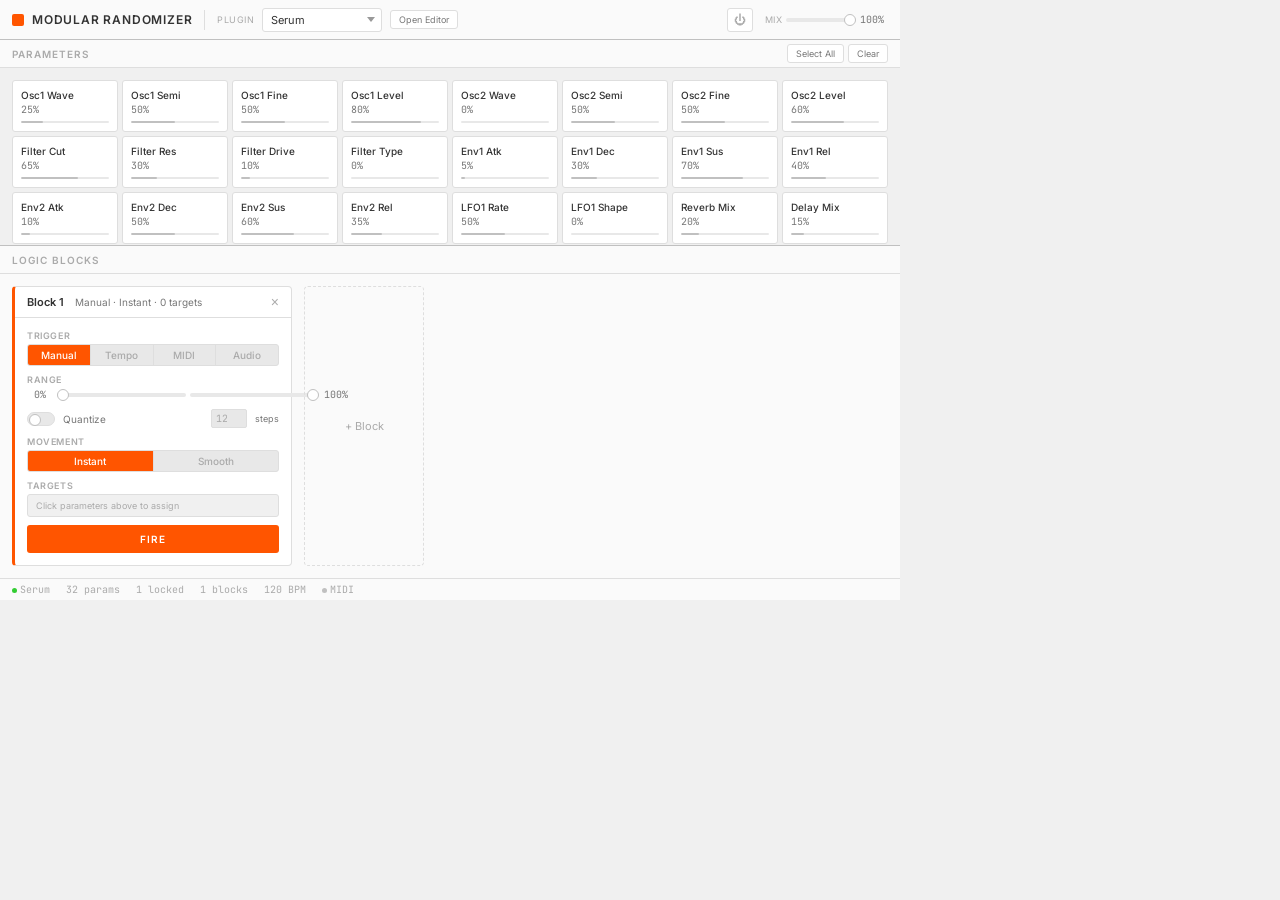
<file: plugins/ModularRandomizer/Design/v2-test.html>
<!DOCTYPE html>
<html lang="en">

<head>
    <meta charset="UTF-8">
    <meta name="viewport" content="width=device-width, initial-scale=1.0">
    <title>Modular Randomizer</title>
    <style>
        @import url('https://fonts.googleapis.com/css2?family=Inter:wght@400;500;600&family=JetBrains+Mono:wght@400;500&display=swap');

        :root {
            --bg-app: #F0F0F0;
            --bg-panel: #FAFAFA;
            --bg-cell: #FFFFFF;
            --bg-cell-hover: #F5F5F5;
            --bg-cell-active: #EDEDED;
            --bg-inset: #E8E8E8;

            --border: #DEDEDE;
            --border-strong: #C0C0C0;
            --border-focus: #999999;

            --text-primary: #333333;
            --text-secondary: #777777;
            --text-muted: #AAAAAA;
            --text-inverse: #FFFFFF;

            --accent: #FF5500;
            --accent-hover: #E64D00;
            --accent-light: #FFF0E6;
            --accent-border: #FFB380;

            --locked-bg: #FFF0F0;
            --locked-border: #FFCCCC;
            --locked-icon: #CC3333;
            --auto-lock-bg: #FFF5E6;
            --auto-lock-border: #FFD699;
            --midi-dot: #33CC33;

            --space-xs: 4px;
            --space-sm: 8px;
            --space-md: 12px;
            --space-lg: 16px;
            --space-xl: 24px;

            --font-sans: 'Inter', system-ui, -apple-system, sans-serif;
            --font-mono: 'JetBrains Mono', 'SF Mono', 'Consolas', monospace;
        }

        * {
            margin: 0;
            padding: 0;
            box-sizing: border-box;
        }

        body {
            background: var(--bg-app);
            color: var(--text-primary);
            font-family: var(--font-sans);
            font-size: 11px;
            width: 900px;
            height: 600px;
            overflow: hidden;
            user-select: none;
            -webkit-user-select: none;
        }

        .app {
            display: flex;
            flex-direction: column;
            height: 100%;
        }

        /* ═════════════════════ HEADER ═════════════════════ */
        .header {
            display: flex;
            align-items: center;
            height: 40px;
            padding: 0 var(--space-md);
            background: var(--bg-panel);
            border-bottom: 1px solid var(--border-strong);
            gap: var(--space-md);
            flex-shrink: 0;
        }

        .brand {
            display: flex;
            align-items: center;
            gap: var(--space-sm);
        }

        .brand-mark {
            width: 12px;
            height: 12px;
            background: var(--accent);
            border-radius: 2px;
        }

        .brand-name {
            font-size: 12px;
            font-weight: 600;
            letter-spacing: 0.8px;
            color: var(--text-primary);
        }

        .h-divider {
            width: 1px;
            height: 20px;
            background: var(--border);
        }

        .plugin-area {
            display: flex;
            align-items: center;
            gap: var(--space-sm);
        }

        .plugin-area label {
            font-size: 9px;
            color: var(--text-muted);
            text-transform: uppercase;
            letter-spacing: 0.5px;
        }

        .sel {
            background: var(--bg-cell);
            border: 1px solid var(--border);
            color: var(--text-primary);
            font-family: var(--font-sans);
            font-size: 11px;
            padding: 4px 22px 4px 8px;
            border-radius: 3px;
            cursor: pointer;
            appearance: none;
            -webkit-appearance: none;
            background-image: url("data:image/svg+xml,%3Csvg xmlns='http://www.w3.org/2000/svg' width='8' height='5'%3E%3Cpath d='M0 0l4 5 4-5z' fill='%23999'/%3E%3C/svg%3E");
            background-repeat: no-repeat;
            background-position: right 6px center;
            min-width: 120px;
        }

        .sel:hover {
            border-color: var(--border-focus);
        }

        .sel:focus {
            outline: none;
            border-color: var(--accent);
        }

        .small-btn {
            background: var(--bg-cell);
            border: 1px solid var(--border);
            color: var(--text-secondary);
            font-family: var(--font-sans);
            font-size: 9px;
            padding: 3px 8px;
            border-radius: 3px;
            cursor: pointer;
            transition: all 80ms ease-out;
        }

        .small-btn:hover {
            border-color: var(--border-focus);
            color: var(--text-primary);
        }

        .h-controls {
            display: flex;
            align-items: center;
            gap: var(--space-md);
            margin-left: auto;
        }

        .bypass-btn {
            width: 26px;
            height: 24px;
            background: var(--bg-cell);
            border: 1px solid var(--border);
            border-radius: 3px;
            color: var(--text-muted);
            font-size: 12px;
            cursor: pointer;
            display: flex;
            align-items: center;
            justify-content: center;
            transition: all 80ms ease-out;
        }

        .bypass-btn:hover {
            border-color: var(--border-focus);
            color: var(--text-primary);
        }

        .bypass-btn.active {
            background: var(--accent);
            border-color: var(--accent);
            color: var(--text-inverse);
        }

        .h-slider {
            display: flex;
            align-items: center;
            gap: var(--space-xs);
        }

        .h-slider label {
            font-size: 9px;
            color: var(--text-muted);
            text-transform: uppercase;
            letter-spacing: 0.5px;
        }

        input[type="range"] {
            -webkit-appearance: none;
            appearance: none;
            height: 4px;
            background: var(--bg-inset);
            border-radius: 2px;
            outline: none;
        }

        input[type="range"]::-webkit-slider-thumb {
            -webkit-appearance: none;
            width: 12px;
            height: 12px;
            background: var(--bg-cell);
            border: 1px solid var(--border-strong);
            border-radius: 50%;
            cursor: pointer;
        }

        input[type="range"]::-webkit-slider-thumb:hover {
            border-color: var(--accent);
        }

        .h-slider input[type="range"] {
            width: 70px;
        }

        .h-value {
            font-family: var(--font-mono);
            font-size: 10px;
            color: var(--text-secondary);
            min-width: 28px;
        }

        /* ═════════════════════ PARAM GRID ═════════════════════ */
        .params-section {
            flex: 1;
            display: flex;
            flex-direction: column;
            min-height: 0;
        }

        .section-bar {
            display: flex;
            align-items: center;
            justify-content: space-between;
            padding: var(--space-xs) var(--space-md);
            background: var(--bg-panel);
            border-bottom: 1px solid var(--border);
            flex-shrink: 0;
            height: 28px;
        }

        .section-title {
            font-size: 10px;
            font-weight: 600;
            text-transform: uppercase;
            letter-spacing: 1px;
            color: var(--text-muted);
        }

        .section-actions {
            display: flex;
            gap: var(--space-xs);
        }

        .grid-scroll {
            flex: 1;
            overflow-y: auto;
            padding: var(--space-md);
        }

        .grid-scroll::-webkit-scrollbar {
            width: 6px;
        }

        .grid-scroll::-webkit-scrollbar-track {
            background: transparent;
        }

        .grid-scroll::-webkit-scrollbar-thumb {
            background: var(--border-strong);
            border-radius: 3px;
        }

        .params-grid {
            display: grid;
            grid-template-columns: repeat(auto-fill, minmax(96px, 1fr));
            gap: var(--space-xs);
        }

        .p-cell {
            background: var(--bg-cell);
            border: 1px solid var(--border);
            border-radius: 3px;
            padding: var(--space-sm);
            cursor: pointer;
            transition: all 80ms ease-out;
            position: relative;
            min-height: 52px;
            display: flex;
            flex-direction: column;
            justify-content: space-between;
        }

        .p-cell:hover {
            background: var(--bg-cell-hover);
            border-color: var(--border-focus);
        }

        .p-cell.selected {
            background: var(--accent-light);
            border-color: var(--accent-border);
        }

        .p-cell.selected .p-bar-fill {
            background: var(--accent);
        }

        .p-cell.locked {
            background: var(--locked-bg);
            border-color: var(--locked-border);
            cursor: default;
        }

        .p-cell.locked .p-lock {
            display: block;
        }

        .p-cell.locked:hover {
            background: var(--locked-bg);
            border-color: var(--locked-border);
        }

        .p-cell.auto-locked {
            background: var(--auto-lock-bg);
            border-color: var(--auto-lock-border);
            cursor: default;
        }

        .p-cell.auto-locked .p-lock {
            display: block;
            color: #CC8800;
        }

        .p-cell.auto-locked:hover {
            background: var(--auto-lock-bg);
            border-color: var(--auto-lock-border);
        }

        .p-name {
            font-size: 10px;
            font-weight: 500;
            color: var(--text-primary);
            white-space: nowrap;
            overflow: hidden;
            text-overflow: ellipsis;
        }

        .p-val {
            font-family: var(--font-mono);
            font-size: 10px;
            color: var(--text-secondary);
        }

        .p-lock {
            display: none;
            position: absolute;
            top: 4px;
            right: 5px;
            font-size: 8px;
            color: var(--locked-icon);
        }

        .p-bar {
            height: 2px;
            background: var(--bg-inset);
            border-radius: 1px;
            margin-top: 4px;
            overflow: hidden;
        }

        .p-bar-fill {
            height: 100%;
            background: var(--border-strong);
            border-radius: 1px;
            transition: width 200ms ease-out;
        }

        /* ═════════════════════ BLOCKS STRIP ═════════════════════ */
        .blocks-section {
            flex-shrink: 0;
            border-top: 1px solid var(--border-strong);
            background: var(--bg-panel);
            display: flex;
            flex-direction: column;
        }

        .blocks-scroll {
            overflow-x: auto;
            overflow-y: hidden;
            padding: var(--space-md);
            display: flex;
            gap: var(--space-md);
            align-items: flex-start;
        }

        .blocks-scroll::-webkit-scrollbar {
            height: 4px;
        }

        .blocks-scroll::-webkit-scrollbar-track {
            background: transparent;
        }

        .blocks-scroll::-webkit-scrollbar-thumb {
            background: var(--border-strong);
            border-radius: 2px;
        }

        .block-card {
            background: var(--bg-cell);
            border: 1px solid var(--border);
            border-radius: 4px;
            min-width: 260px;
            max-width: 280px;
            flex-shrink: 0;
            transition: border-color 120ms ease-out;
        }

        .block-card.active {
            border-left: 3px solid var(--accent);
        }

        .block-head {
            display: flex;
            align-items: center;
            justify-content: space-between;
            padding: var(--space-sm) var(--space-md);
            border-bottom: 1px solid var(--border);
            cursor: pointer;
        }

        .block-head:hover {
            background: var(--bg-cell-hover);
        }

        .block-title {
            font-size: 11px;
            font-weight: 600;
            color: var(--text-primary);
        }

        .block-summary {
            font-size: 10px;
            color: var(--text-secondary);
            margin-left: var(--space-sm);
        }

        .block-close {
            background: none;
            border: none;
            color: var(--text-muted);
            font-size: 14px;
            cursor: pointer;
            padding: 0;
            line-height: 1;
        }

        .block-close:hover {
            color: var(--text-primary);
        }

        .block-body {
            padding: var(--space-md);
            display: flex;
            flex-direction: column;
            gap: var(--space-sm);
        }

        .block-body.collapsed {
            display: none;
        }

        .b-row {
            display: flex;
            flex-direction: column;
            gap: 3px;
        }

        .b-label {
            font-size: 9px;
            font-weight: 600;
            text-transform: uppercase;
            letter-spacing: 0.6px;
            color: var(--text-muted);
        }

        /* Segmented control */
        .seg {
            display: flex;
            background: var(--bg-inset);
            border-radius: 3px;
            overflow: hidden;
            border: 1px solid var(--border);
        }

        .seg-btn {
            flex: 1;
            padding: 4px 0;
            background: none;
            border: none;
            border-right: 1px solid var(--border);
            color: var(--text-muted);
            font-family: var(--font-sans);
            font-size: 10px;
            font-weight: 500;
            cursor: pointer;
            transition: all 80ms ease-out;
        }

        .seg-btn:last-child {
            border-right: none;
        }

        .seg-btn:hover {
            color: var(--text-secondary);
            background: var(--bg-cell-hover);
        }

        .seg-btn.active {
            background: var(--accent);
            color: var(--text-inverse);
        }

        /* Sub-controls for each trigger mode */
        .trigger-sub {
            display: none;
            padding-top: 4px;
        }

        .trigger-sub.visible {
            display: flex;
            align-items: center;
            gap: var(--space-sm);
            flex-wrap: wrap;
        }

        .sub-label {
            font-size: 9px;
            color: var(--text-secondary);
        }

        .sub-sel {
            background: var(--bg-cell);
            border: 1px solid var(--border);
            color: var(--text-primary);
            font-family: var(--font-mono);
            font-size: 10px;
            padding: 2px 20px 2px 6px;
            border-radius: 2px;
            cursor: pointer;
            appearance: none;
            -webkit-appearance: none;
            background-image: url("data:image/svg+xml,%3Csvg xmlns='http://www.w3.org/2000/svg' width='8' height='5'%3E%3Cpath d='M0 0l4 5 4-5z' fill='%23999'/%3E%3C/svg%3E");
            background-repeat: no-repeat;
            background-position: right 4px center;
        }

        /* Toggle */
        .toggle-row {
            display: flex;
            align-items: center;
            gap: var(--space-sm);
        }

        .toggle {
            width: 28px;
            height: 14px;
            background: var(--bg-inset);
            border: 1px solid var(--border);
            border-radius: 7px;
            cursor: pointer;
            position: relative;
            transition: all 80ms ease-out;
            flex-shrink: 0;
        }

        .toggle::after {
            content: '';
            position: absolute;
            width: 10px;
            height: 10px;
            background: var(--bg-cell);
            border: 1px solid var(--border-strong);
            border-radius: 50%;
            top: 1px;
            left: 1px;
            transition: all 80ms ease-out;
        }

        .toggle.on {
            background: var(--accent);
            border-color: var(--accent);
        }

        .toggle.on::after {
            left: 15px;
            background: white;
            border-color: var(--accent);
        }

        .toggle-label {
            font-size: 10px;
            color: var(--text-secondary);
        }

        /* Range row */
        .range-row {
            display: flex;
            align-items: center;
            gap: var(--space-xs);
        }

        .range-row input[type="range"] {
            flex: 1;
        }

        .r-val {
            font-family: var(--font-mono);
            font-size: 10px;
            color: var(--text-secondary);
            min-width: 26px;
            text-align: center;
        }

        /* Quantize */
        .q-input {
            font-family: var(--font-mono);
            font-size: 10px;
            color: var(--text-primary);
            background: var(--bg-cell);
            border: 1px solid var(--border);
            border-radius: 2px;
            padding: 2px 4px;
            width: 36px;
            text-align: center;
            margin-left: auto;
        }

        .q-input:focus {
            outline: none;
            border-color: var(--accent);
        }

        .q-input:disabled {
            color: var(--text-muted);
            background: var(--bg-inset);
        }

        /* Targets */
        .targets-box {
            display: flex;
            flex-wrap: wrap;
            gap: 3px;
            min-height: 22px;
            padding: var(--space-xs);
            background: var(--bg-app);
            border: 1px solid var(--border);
            border-radius: 3px;
        }

        .t-tag {
            display: inline-flex;
            align-items: center;
            gap: 3px;
            background: var(--accent-light);
            border: 1px solid var(--accent-border);
            color: var(--accent);
            font-size: 9px;
            font-weight: 500;
            padding: 1px 6px;
            border-radius: 2px;
        }

        .t-tag .t-x {
            cursor: pointer;
            opacity: 0.6;
            font-size: 10px;
        }

        .t-tag .t-x:hover {
            opacity: 1;
        }

        .t-placeholder {
            font-size: 9px;
            color: var(--text-muted);
            padding: 1px 4px;
        }

        /* Fire button */
        .fire-btn {
            width: 100%;
            height: 28px;
            background: var(--accent);
            border: none;
            border-radius: 3px;
            color: var(--text-inverse);
            font-family: var(--font-sans);
            font-size: 10px;
            font-weight: 600;
            letter-spacing: 1px;
            text-transform: uppercase;
            cursor: pointer;
            transition: all 80ms ease-out;
        }

        .fire-btn:hover {
            background: var(--accent-hover);
        }

        .fire-btn:active {
            transform: scale(0.98);
        }

        .fire-btn.flash {
            animation: flash 250ms ease-out;
        }

        @keyframes flash {
            0% {
                box-shadow: 0 0 12px var(--accent);
            }

            100% {
                box-shadow: none;
            }
        }

        /* Add block */
        .add-block {
            min-width: 120px;
            height: 100%;
            min-height: 60px;
            background: none;
            border: 1px dashed var(--border);
            border-radius: 4px;
            color: var(--text-muted);
            font-family: var(--font-sans);
            font-size: 11px;
            cursor: pointer;
            flex-shrink: 0;
            display: flex;
            align-items: center;
            justify-content: center;
            transition: all 80ms ease-out;
        }

        .add-block:hover {
            border-color: var(--border-focus);
            color: var(--text-secondary);
        }

        /* ═════════════════════ STATUS BAR ═════════════════════ */
        .status-bar {
            display: flex;
            align-items: center;
            height: 22px;
            padding: 0 var(--space-md);
            background: var(--bg-panel);
            border-top: 1px solid var(--border);
            font-family: var(--font-mono);
            font-size: 10px;
            color: var(--text-muted);
            gap: var(--space-lg);
            flex-shrink: 0;
        }

        .s-dot {
            display: inline-block;
            width: 5px;
            height: 5px;
            border-radius: 50%;
            margin-right: 3px;
        }

        .s-dot.on {
            background: var(--midi-dot);
        }

        .s-dot.off {
            background: var(--border-strong);
        }

        /* ═════════════════════ CONTEXT MENU ═════════════════════ */
        .ctx {
            display: none;
            position: fixed;
            background: var(--bg-cell);
            border: 1px solid var(--border-strong);
            border-radius: 4px;
            padding: var(--space-xs) 0;
            min-width: 130px;
            z-index: 100;
            box-shadow: 0 2px 8px rgba(0, 0, 0, 0.1);
        }

        .ctx.visible {
            display: block;
        }

        .ctx-item {
            padding: 5px var(--space-md);
            font-size: 11px;
            color: var(--text-primary);
            cursor: pointer;
        }

        .ctx-item:hover {
            background: var(--accent-light);
        }

        .ctx-item.red {
            color: var(--locked-icon);
        }

        .ctx-sep {
            height: 1px;
            background: var(--border);
            margin: var(--space-xs) 0;
        }

        /* MIDI note name helper */
        .note-display {
            font-family: var(--font-mono);
            font-size: 10px;
            font-weight: 500;
            color: var(--text-primary);
            background: var(--bg-cell);
            border: 1px solid var(--border);
            border-radius: 2px;
            padding: 2px 6px;
            min-width: 32px;
            text-align: center;
        }
    </style>
</head>

<body>
    <div class="app">

        <!-- ═══ HEADER ═══ -->
        <div class="header">
            <div class="brand">
                <div class="brand-mark"></div>
                <span class="brand-name">MODULAR RANDOMIZER</span>
            </div>
            <div class="h-divider"></div>
            <div class="plugin-area">
                <label>Plugin</label>
                <select class="sel" id="pluginSel">
                    <option value="">— Select —</option>
                    <option value="serum" selected>Serum</option>
                    <option value="vital">Vital</option>
                    <option value="diva">Diva</option>
                    <option value="repro">Repro-5</option>
                </select>
                <button class="small-btn" id="openEditorBtn">Open Editor</button>
            </div>
            <div class="h-controls">
                <button class="bypass-btn" id="bypassBtn" title="Bypass">⏻</button>
                <div class="h-slider">
                    <label>Mix</label>
                    <input type="range" id="globalMix" min="0" max="1" step="0.01" value="1">
                    <span class="h-value" id="mixVal">100%</span>
                </div>
            </div>
        </div>

        <!-- ═══ PARAMETER GRID ═══ -->
        <div class="params-section">
            <div class="section-bar">
                <span class="section-title">Parameters</span>
                <div class="section-actions">
                    <button class="small-btn" id="selAllBtn">Select All</button>
                    <button class="small-btn" id="clearSelBtn">Clear</button>
                </div>
            </div>
            <div class="grid-scroll">
                <div class="params-grid" id="grid"></div>
            </div>
        </div>

        <!-- ═══ LOGIC BLOCKS STRIP ═══ -->
        <div class="blocks-section">
            <div class="section-bar">
                <span class="section-title">Logic Blocks</span>
            </div>
            <div class="blocks-scroll" id="blocksScroll"></div>
        </div>

        <!-- ═══ STATUS BAR ═══ -->
        <div class="status-bar">
            <span><span class="s-dot on"></span><span id="stPlugin">Serum</span></span>
            <span><span id="stParams">32</span> params</span>
            <span><span id="stLocked">1</span> locked</span>
            <span><span id="stBlocks">1</span> blocks</span>
            <span>120 BPM</span>
            <span><span class="s-dot off" id="midiDot"></span>MIDI</span>
        </div>
    </div>

    <!-- ═══ CONTEXT MENU ═══ -->
    <div class="ctx" id="ctx">
        <div class="ctx-item" id="ctxLock">🔒 Lock</div>
        <div class="ctx-item" id="ctxUnlock">🔓 Unlock</div>
        <div class="ctx-sep"></div>
        <div class="ctx-item" id="ctxSel">Select</div>
        <div class="ctx-item" id="ctxDesel">Deselect</div>
    </div>

    <script>
        // ═══════════════════════════════════════
        // DATA
        // ═══════════════════════════════════════

        const PARAMS = [
            { id: 'osc1_wave', name: 'Osc1 Wave', value: 0.25 },
            { id: 'osc1_semi', name: 'Osc1 Semi', value: 0.50 },
            { id: 'osc1_fine', name: 'Osc1 Fine', value: 0.50 },
            { id: 'osc1_level', name: 'Osc1 Level', value: 0.80 },
            { id: 'osc2_wave', name: 'Osc2 Wave', value: 0.00 },
            { id: 'osc2_semi', name: 'Osc2 Semi', value: 0.50 },
            { id: 'osc2_fine', name: 'Osc2 Fine', value: 0.50 },
            { id: 'osc2_level', name: 'Osc2 Level', value: 0.60 },
            { id: 'filter_cut', name: 'Filter Cut', value: 0.65 },
            { id: 'filter_res', name: 'Filter Res', value: 0.30 },
            { id: 'filter_drive', name: 'Filter Drive', value: 0.10 },
            { id: 'filter_type', name: 'Filter Type', value: 0.00 },
            { id: 'env1_atk', name: 'Env1 Atk', value: 0.05 },
            { id: 'env1_dec', name: 'Env1 Dec', value: 0.30 },
            { id: 'env1_sus', name: 'Env1 Sus', value: 0.70 },
            { id: 'env1_rel', name: 'Env1 Rel', value: 0.40 },
            { id: 'env2_atk', name: 'Env2 Atk', value: 0.10 },
            { id: 'env2_dec', name: 'Env2 Dec', value: 0.50 },
            { id: 'env2_sus', name: 'Env2 Sus', value: 0.60 },
            { id: 'env2_rel', name: 'Env2 Rel', value: 0.35 },
            { id: 'lfo1_rate', name: 'LFO1 Rate', value: 0.50 },
            { id: 'lfo1_shape', name: 'LFO1 Shape', value: 0.00 },
            { id: 'fx_reverb', name: 'Reverb Mix', value: 0.20 },
            { id: 'fx_delay', name: 'Delay Mix', value: 0.15 },
            { id: 'fx_chorus', name: 'Chorus', value: 0.00 },
            { id: 'fx_distort', name: 'Distortion', value: 0.00 },
            { id: 'unison_v', name: 'Unison Voices', value: 0.14 },
            { id: 'unison_d', name: 'Unison Det', value: 0.30 },
            { id: 'macro1', name: 'Macro 1', value: 0.50 },
            { id: 'macro2', name: 'Macro 2', value: 0.50 },
            { id: 'master_vol', name: 'Master Vol', value: 0.80, locked: true, autoLocked: true },
            { id: 'master_pan', name: 'Master Pan', value: 0.50 },
        ];

        // Initialize lock flags
        PARAMS.forEach(p => {
            if (p.locked === undefined) p.locked = false;
            if (p.autoLocked === undefined) p.autoLocked = false;
        });

        let selected = new Set();
        let blocks = [];
        let activeBlockId = null;
        let blockCounter = 0;
        let ctxTarget = null;

        const NOTE_NAMES = ['C', 'C#', 'D', 'D#', 'E', 'F', 'F#', 'G', 'G#', 'A', 'A#', 'B'];
        function midiNoteName(n) { return NOTE_NAMES[n % 12] + (Math.floor(n / 12) - 1); }

        // ═══════════════════════════════════════
        // PARAM GRID
        // ═══════════════════════════════════════

        function renderGrid() {
            const g = document.getElementById('grid');
            g.innerHTML = '';
            PARAMS.forEach(p => {
                const c = document.createElement('div');
                c.className = 'p-cell';
                if (p.autoLocked) c.classList.add('auto-locked');
                else if (p.locked) c.classList.add('locked');
                if (selected.has(p.id)) c.classList.add('selected');

                c.innerHTML = `
          <span class="p-name">${p.name}</span>
          <span class="p-val">${(p.value * 100).toFixed(0)}%</span>
          <span class="p-lock">${p.autoLocked ? '⚠' : '🔒'}</span>
          <div class="p-bar"><div class="p-bar-fill" style="width:${p.value * 100}%"></div></div>
        `;

                c.addEventListener('click', () => {
                    if (p.locked || p.autoLocked) return;
                    selected.has(p.id) ? selected.delete(p.id) : selected.add(p.id);
                    renderGrid();
                    updateAllTargets();
                });

                c.addEventListener('contextmenu', e => {
                    e.preventDefault();
                    ctxTarget = p;
                    showCtx(e.clientX, e.clientY, p);
                });

                g.appendChild(c);
            });
            updateStatus();
        }

        // ═══════════════════════════════════════
        // CONTEXT MENU
        // ═══════════════════════════════════════

        function showCtx(x, y, p) {
            const m = document.getElementById('ctx');
            m.style.left = Math.min(x, 900 - 140) + 'px';
            m.style.top = Math.min(y, 600 - 100) + 'px';
            m.classList.add('visible');
            document.getElementById('ctxLock').style.display = (p.locked || p.autoLocked) ? 'none' : '';
            document.getElementById('ctxUnlock').style.display = (p.locked && !p.autoLocked) ? '' : 'none';
            document.getElementById('ctxSel').style.display = (!p.locked && !selected.has(p.id)) ? '' : 'none';
            document.getElementById('ctxDesel').style.display = selected.has(p.id) ? '' : 'none';
        }

        document.addEventListener('click', () => document.getElementById('ctx').classList.remove('visible'));

        document.getElementById('ctxLock').onclick = () => {
            if (ctxTarget) { ctxTarget.locked = true; selected.delete(ctxTarget.id); renderGrid(); updateAllTargets(); }
        };
        document.getElementById('ctxUnlock').onclick = () => {
            if (ctxTarget && !ctxTarget.autoLocked) { ctxTarget.locked = false; renderGrid(); }
        };
        document.getElementById('ctxSel').onclick = () => {
            if (ctxTarget && !ctxTarget.locked) { selected.add(ctxTarget.id); renderGrid(); updateAllTargets(); }
        };
        document.getElementById('ctxDesel').onclick = () => {
            if (ctxTarget) { selected.delete(ctxTarget.id); renderGrid(); updateAllTargets(); }
        };

        // ═══════════════════════════════════════
        // LOGIC BLOCKS
        // ═══════════════════════════════════════

        function addBlock() {
            const id = ++blockCounter;
            blocks.push({
                id,
                trigger: 'manual',
                beatDiv: '1/4',
                midiMode: 'any_note',
                midiNote: 60,
                midiCC: 1,
                velScale: false,
                threshold: -12,
                retrigger: 100,
                rangeMin: 0,
                rangeMax: 100,
                quantize: false,
                quantSteps: 12,
                movement: 'instant',
                glideTime: 200,
                expanded: true,
            });
            if (activeBlockId === null) activeBlockId = id;
            renderBlocks();
            updateStatus();
        }

        function renderBlocks() {
            const c = document.getElementById('blocksScroll');
            c.innerHTML = '';

            blocks.forEach(b => {
                const card = document.createElement('div');
                card.className = 'block-card' + (b.id === activeBlockId ? ' active' : '');

                const trigLabel = { manual: 'Manual', tempo: 'Tempo', midi: 'MIDI', audio: 'Audio' }[b.trigger];
                const moveLabel = b.movement === 'instant' ? 'Instant' : `Smooth ${b.glideTime}ms`;
                const summary = `${trigLabel} · ${moveLabel} · ${selected.size} targets`;

                card.innerHTML = `
          <div class="block-head" data-id="${b.id}">
            <div>
              <span class="block-title">Block ${b.id}</span>
              <span class="block-summary">${summary}</span>
            </div>
            <button class="block-close" data-id="${b.id}">×</button>
          </div>
          <div class="block-body ${b.expanded ? '' : 'collapsed'}">

            <!-- TRIGGER -->
            <div class="b-row">
              <span class="b-label">Trigger</span>
              <div class="seg" data-block="${b.id}" data-field="trigger">
                <button class="seg-btn ${b.trigger === 'manual' ? 'active' : ''}" data-v="manual">Manual</button>
                <button class="seg-btn ${b.trigger === 'tempo' ? 'active' : ''}" data-v="tempo">Tempo</button>
                <button class="seg-btn ${b.trigger === 'midi' ? 'active' : ''}" data-v="midi">MIDI</button>
                <button class="seg-btn ${b.trigger === 'audio' ? 'active' : ''}" data-v="audio">Audio</button>
              </div>
              <!-- Tempo sub -->
              <div class="trigger-sub ${b.trigger === 'tempo' ? 'visible' : ''}" data-sub="tempo">
                <span class="sub-label">Division</span>
                <select class="sub-sel" data-block="${b.id}" data-field="beatDiv">
                  ${['1/1', '1/2', '1/4', '1/8', '1/16', '1/32'].map(d =>
                    `<option ${b.beatDiv === d ? 'selected' : ''}>${d}</option>`
                ).join('')}
                </select>
              </div>
              <!-- MIDI sub -->
              <div class="trigger-sub ${b.trigger === 'midi' ? 'visible' : ''}" data-sub="midi">
                <span class="sub-label">Mode</span>
                <select class="sub-sel" data-block="${b.id}" data-field="midiMode">
                  <option value="any_note" ${b.midiMode === 'any_note' ? 'selected' : ''}>Any Note</option>
                  <option value="specific_note" ${b.midiMode === 'specific_note' ? 'selected' : ''}>Note</option>
                  <option value="cc" ${b.midiMode === 'cc' ? 'selected' : ''}>CC</option>
                </select>
                ${b.midiMode === 'specific_note' ? `
                  <span class="note-display">${midiNoteName(b.midiNote)}</span>
                  <input type="range" min="0" max="127" value="${b.midiNote}" style="width:60px"
                    data-block="${b.id}" data-field="midiNote">
                ` : ''}
                ${b.midiMode === 'cc' ? `
                  <span class="sub-label">CC#</span>
                  <input class="q-input" type="number" min="0" max="127" value="${b.midiCC}"
                    data-block="${b.id}" data-field="midiCC" style="width:40px">
                ` : ''}
                <div class="toggle-row" style="margin-left: 4px;">
                  <div class="toggle ${b.velScale ? 'on' : ''}" data-block="${b.id}" data-field="velScale"></div>
                  <span class="toggle-label">Vel</span>
                </div>
              </div>
              <!-- Audio sub -->
              <div class="trigger-sub ${b.trigger === 'audio' ? 'visible' : ''}" data-sub="audio">
                <span class="sub-label">Threshold</span>
                <input type="range" min="-60" max="0" value="${b.threshold}" style="width:80px"
                  data-block="${b.id}" data-field="threshold">
                <span class="r-val">${b.threshold}dB</span>
              </div>
            </div>

            <!-- RANGE -->
            <div class="b-row">
              <span class="b-label">Range</span>
              <div class="range-row">
                <span class="r-val">${b.rangeMin}%</span>
                <input type="range" min="0" max="100" value="${b.rangeMin}" data-block="${b.id}" data-field="rangeMin">
                <input type="range" min="0" max="100" value="${b.rangeMax}" data-block="${b.id}" data-field="rangeMax">
                <span class="r-val">${b.rangeMax}%</span>
              </div>
            </div>

            <!-- QUANTIZE -->
            <div class="b-row">
              <div class="toggle-row">
                <div class="toggle ${b.quantize ? 'on' : ''}" data-block="${b.id}" data-field="quantize"></div>
                <span class="toggle-label">Quantize</span>
                <input class="q-input" type="number" value="${b.quantSteps}" min="2" max="128"
                  data-block="${b.id}" data-field="quantSteps" ${b.quantize ? '' : 'disabled'}>
                <span class="sub-label">steps</span>
              </div>
            </div>

            <!-- MOVEMENT -->
            <div class="b-row">
              <span class="b-label">Movement</span>
              <div class="seg" data-block="${b.id}" data-field="movement">
                <button class="seg-btn ${b.movement === 'instant' ? 'active' : ''}" data-v="instant">Instant</button>
                <button class="seg-btn ${b.movement === 'glide' ? 'active' : ''}" data-v="glide">Smooth</button>
              </div>
              ${b.movement === 'glide' ? `
              <div class="range-row" style="margin-top:4px;">
                <span class="sub-label">Time</span>
                <input type="range" min="1" max="2000" value="${b.glideTime}" style="flex:1"
                  data-block="${b.id}" data-field="glideTime">
                <span class="r-val">${b.glideTime}ms</span>
              </div>
              ` : ''}
            </div>

            <!-- TARGETS -->
            <div class="b-row">
              <span class="b-label">Targets</span>
              <div class="targets-box" id="tgt-${b.id}">
                ${getTargetsHTML()}
              </div>
            </div>

            <!-- FIRE -->
            <button class="fire-btn" data-block="${b.id}">FIRE</button>
          </div>
        `;

                c.appendChild(card);
            });

            // Add button
            const addBtn = document.createElement('button');
            addBtn.className = 'add-block';
            addBtn.textContent = '+ Block';
            addBtn.addEventListener('click', addBlock);
            c.appendChild(addBtn);

            wireBlockEvents();
        }

        function getTargetsHTML() {
            if (selected.size === 0) return '<span class="t-placeholder">Click parameters above to assign</span>';
            return [...selected].map(id => {
                const p = PARAMS.find(pp => pp.id === id);
                return `<span class="t-tag">${p.name}<span class="t-x" data-p="${id}">×</span></span>`;
            }).join('');
        }

        function updateAllTargets() {
            blocks.forEach(b => {
                const box = document.getElementById(`tgt-${b.id}`);
                if (box) box.innerHTML = getTargetsHTML();
            });
            wireTargetRemove();
        }

        function wireTargetRemove() {
            document.querySelectorAll('.t-x').forEach(x => {
                x.onclick = e => {
                    e.stopPropagation();
                    selected.delete(x.dataset.p);
                    renderGrid();
                    updateAllTargets();
                };
            });
        }

        function wireBlockEvents() {
            // Head click → activate & toggle expand
            document.querySelectorAll('.block-head').forEach(h => {
                h.addEventListener('click', e => {
                    if (e.target.classList.contains('block-close')) return;
                    const id = parseInt(h.dataset.id);
                    const b = blocks.find(bb => bb.id === id);
                    if (activeBlockId === id) {
                        b.expanded = !b.expanded;
                    } else {
                        // Collapse old, expand new
                        blocks.forEach(bb => bb.expanded = false);
                        b.expanded = true;
                        activeBlockId = id;
                    }
                    renderBlocks();
                });
            });

            // Close
            document.querySelectorAll('.block-close').forEach(btn => {
                btn.onclick = e => {
                    e.stopPropagation();
                    const id = parseInt(btn.dataset.id);
                    blocks = blocks.filter(b => b.id !== id);
                    if (activeBlockId === id) activeBlockId = blocks.length ? blocks[0].id : null;
                    renderBlocks();
                    updateStatus();
                };
            });

            // Seg controls
            document.querySelectorAll('.seg').forEach(seg => {
                seg.querySelectorAll('.seg-btn').forEach(btn => {
                    btn.onclick = () => {
                        const bId = parseInt(seg.dataset.block);
                        const field = seg.dataset.field;
                        const val = btn.dataset.v;
                        const b = blocks.find(bb => bb.id === bId);
                        b[field] = val;
                        renderBlocks();
                    };
                });
            });

            // Toggles
            document.querySelectorAll('.toggle').forEach(t => {
                t.onclick = () => {
                    const bId = parseInt(t.dataset.block);
                    const field = t.dataset.field;
                    const b = blocks.find(bb => bb.id === bId);
                    b[field] = !b[field];
                    renderBlocks();
                };
            });

            // Selects (beat div, midi mode)
            document.querySelectorAll('.sub-sel').forEach(sel => {
                sel.onchange = () => {
                    const bId = parseInt(sel.dataset.block);
                    const field = sel.dataset.field;
                    const b = blocks.find(bb => bb.id === bId);
                    b[field] = sel.value;
                    renderBlocks();
                };
            });

            // Range sliders inside blocks
            document.querySelectorAll('.block-body input[type="range"]').forEach(slider => {
                if (!slider.dataset.block) return;
                slider.oninput = () => {
                    const bId = parseInt(slider.dataset.block);
                    const field = slider.dataset.field;
                    const b = blocks.find(bb => bb.id === bId);
                    b[field] = parseInt(slider.value);
                    // Update display without full re-render (smoother sliding)
                    const row = slider.closest('.range-row, .trigger-sub, .b-row');
                    if (row) {
                        const vals = row.querySelectorAll('.r-val');
                        if (field === 'rangeMin' && vals[0]) vals[0].textContent = slider.value + '%';
                        if (field === 'rangeMax' && vals[vals.length - 1]) vals[vals.length - 1].textContent = slider.value + '%';
                        if (field === 'threshold') {
                            const v = row.querySelector('.r-val');
                            if (v) v.textContent = slider.value + 'dB';
                        }
                        if (field === 'glideTime') {
                            const v = row.querySelector('.r-val');
                            if (v) v.textContent = slider.value + 'ms';
                        }
                        if (field === 'midiNote') {
                            const nd = row.querySelector('.note-display');
                            if (nd) nd.textContent = midiNoteName(parseInt(slider.value));
                            b.midiNote = parseInt(slider.value);
                        }
                    }
                };
            });

            // Number inputs
            document.querySelectorAll('.q-input').forEach(inp => {
                if (!inp.dataset.block) return;
                inp.onchange = () => {
                    const bId = parseInt(inp.dataset.block);
                    const field = inp.dataset.field;
                    const b = blocks.find(bb => bb.id === bId);
                    b[field] = Math.max(0, Math.min(128, parseInt(inp.value) || 0));
                };
            });

            // Fire buttons
            document.querySelectorAll('.fire-btn').forEach(btn => {
                btn.onclick = () => {
                    btn.classList.add('flash');
                    setTimeout(() => btn.classList.remove('flash'), 250);
                    const bId = parseInt(btn.dataset.block);
                    randomize(bId);

                    // MIDI dot flash
                    const dot = document.getElementById('midiDot');
                    dot.classList.add('on');
                    setTimeout(() => dot.classList.remove('on'), 150);
                };
            });

            wireTargetRemove();
        }

        // ═══════════════════════════════════════
        // RANDOMIZATION ENGINE
        // ═══════════════════════════════════════

        function randomize(blockId) {
            const b = blocks.find(bb => bb.id === blockId);
            if (!b) return;

            const min = b.rangeMin / 100;
            const max = b.rangeMax / 100;

            selected.forEach(id => {
                const p = PARAMS.find(pp => pp.id === id);
                if (!p || p.locked || p.autoLocked) return;

                let val = min + Math.random() * (max - min);

                if (b.quantize && b.quantSteps > 1) {
                    const step = 1 / b.quantSteps;
                    val = Math.round(val / step) * step;
                }

                if (b.movement === 'instant') {
                    p.value = Math.max(0, Math.min(1, val));
                } else {
                    // Simulate smooth transition with CSS
                    p.value = Math.max(0, Math.min(1, val));
                }
            });

            renderGrid();
        }

        // ═══════════════════════════════════════
        // HEADER CONTROLS
        // ═══════════════════════════════════════

        document.getElementById('bypassBtn').onclick = function () { this.classList.toggle('active'); };
        document.getElementById('globalMix').oninput = function () {
            document.getElementById('mixVal').textContent = Math.round(this.value * 100) + '%';
        };
        document.getElementById('selAllBtn').onclick = () => {
            PARAMS.forEach(p => { if (!p.locked && !p.autoLocked) selected.add(p.id); });
            renderGrid(); updateAllTargets();
        };
        document.getElementById('clearSelBtn').onclick = () => {
            selected.clear(); renderGrid(); updateAllTargets();
        };

        // ═══════════════════════════════════════
        // STATUS
        // ═══════════════════════════════════════

        function updateStatus() {
            document.getElementById('stParams').textContent = PARAMS.length;
            document.getElementById('stLocked').textContent = PARAMS.filter(p => p.locked || p.autoLocked).length;
            document.getElementById('stBlocks').textContent = blocks.length;
        }

        // ═══════════════════════════════════════
        // INIT
        // ═══════════════════════════════════════

        renderGrid();
        addBlock();
    </script>
</body>

</html>
</file>
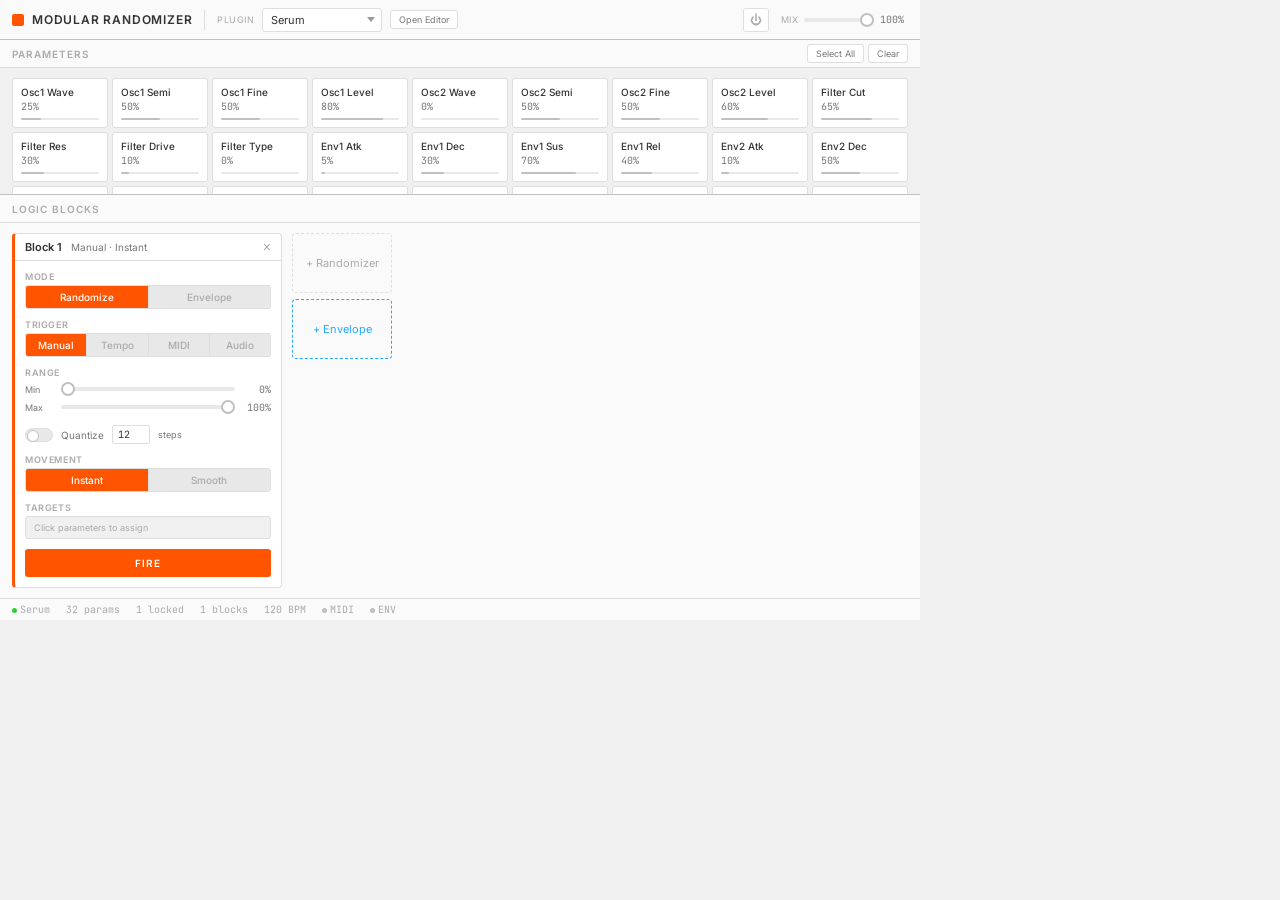
<file: plugins/ModularRandomizer/Design/v3-test.html>
<!DOCTYPE html>
<html lang="en">

<head>
    <meta charset="UTF-8">
    <meta name="viewport" content="width=device-width, initial-scale=1.0">
    <title>Modular Randomizer v3</title>
    <style>
        @import url('https://fonts.googleapis.com/css2?family=Inter:wght@400;500;600;700&family=JetBrains+Mono:wght@400;500&display=swap');

        :root {
            --bg-app: #F0F0F0;
            --bg-panel: #FAFAFA;
            --bg-cell: #FFFFFF;
            --bg-cell-hover: #F5F5F5;
            --bg-inset: #E8E8E8;
            --border: #DEDEDE;
            --border-strong: #C0C0C0;
            --border-focus: #999999;
            --text-primary: #333333;
            --text-secondary: #777777;
            --text-muted: #AAAAAA;
            --text-inverse: #FFFFFF;
            --accent: #FF5500;
            --accent-hover: #E64D00;
            --accent-light: #FFF0E6;
            --accent-border: #FFB380;
            --locked-bg: #FFF0F0;
            --locked-border: #FFCCCC;
            --locked-icon: #CC3333;
            --auto-lock-bg: #FFF5E6;
            --auto-lock-border: #FFD699;
            --midi-dot: #33CC33;
            --env-color: #22AAFF;
            --env-light: #E6F5FF;
            --font-sans: 'Inter', system-ui, -apple-system, sans-serif;
            --font-mono: 'JetBrains Mono', 'SF Mono', 'Consolas', monospace;
        }

        * {
            margin: 0;
            padding: 0;
            box-sizing: border-box;
        }

        body {
            background: var(--bg-app);
            color: var(--text-primary);
            font-family: var(--font-sans);
            font-size: 11px;
            width: 920px;
            height: 620px;
            overflow: hidden;
            user-select: none;
            -webkit-user-select: none;
        }

        .app {
            display: flex;
            flex-direction: column;
            height: 100%;
        }

        /* ═══════════════ HEADER ═══════════════ */
        .header {
            display: flex;
            align-items: center;
            height: 40px;
            padding: 0 12px;
            background: var(--bg-panel);
            border-bottom: 1px solid var(--border-strong);
            gap: 12px;
            flex-shrink: 0;
        }

        .brand {
            display: flex;
            align-items: center;
            gap: 8px;
        }

        .brand-mark {
            width: 12px;
            height: 12px;
            background: var(--accent);
            border-radius: 2px;
        }

        .brand-name {
            font-size: 12px;
            font-weight: 600;
            letter-spacing: 0.8px;
        }

        .h-div {
            width: 1px;
            height: 20px;
            background: var(--border);
        }

        .plugin-area {
            display: flex;
            align-items: center;
            gap: 8px;
        }

        .plugin-area>label {
            font-size: 9px;
            color: var(--text-muted);
            text-transform: uppercase;
            letter-spacing: 0.5px;
        }

        .sel {
            background: var(--bg-cell);
            border: 1px solid var(--border);
            color: var(--text-primary);
            font-family: var(--font-sans);
            font-size: 11px;
            padding: 4px 22px 4px 8px;
            border-radius: 3px;
            cursor: pointer;
            appearance: none;
            -webkit-appearance: none;
            background-image: url("data:image/svg+xml,%3Csvg xmlns='http://www.w3.org/2000/svg' width='8' height='5'%3E%3Cpath d='M0 0l4 5 4-5z' fill='%23999'/%3E%3C/svg%3E");
            background-repeat: no-repeat;
            background-position: right 6px center;
            min-width: 120px;
        }

        .sel:hover {
            border-color: var(--border-focus);
        }

        .sm-btn {
            background: var(--bg-cell);
            border: 1px solid var(--border);
            color: var(--text-secondary);
            font-family: var(--font-sans);
            font-size: 9px;
            padding: 3px 8px;
            border-radius: 3px;
            cursor: pointer;
        }

        .sm-btn:hover {
            border-color: var(--border-focus);
            color: var(--text-primary);
        }

        .h-right {
            display: flex;
            align-items: center;
            gap: 12px;
            margin-left: auto;
        }

        .bypass {
            width: 26px;
            height: 24px;
            background: var(--bg-cell);
            border: 1px solid var(--border);
            border-radius: 3px;
            color: var(--text-muted);
            font-size: 12px;
            cursor: pointer;
            display: flex;
            align-items: center;
            justify-content: center;
        }

        .bypass:hover {
            border-color: var(--border-focus);
            color: var(--text-primary);
        }

        .bypass.on {
            background: var(--accent);
            border-color: var(--accent);
            color: white;
        }

        .mix-area {
            display: flex;
            align-items: center;
            gap: 6px;
        }

        .mix-area label {
            font-size: 9px;
            color: var(--text-muted);
            text-transform: uppercase;
            letter-spacing: 0.5px;
        }

        .mix-area .mix-val {
            font-family: var(--font-mono);
            font-size: 10px;
            color: var(--text-secondary);
            min-width: 28px;
        }

        /* ═══════════════ CUSTOM SLIDER ═══════════════ */
        .slider-wrap {
            position: relative;
            height: 16px;
            display: flex;
            align-items: center;
        }

        .slider-track {
            position: absolute;
            left: 0;
            right: 0;
            height: 4px;
            background: var(--bg-inset);
            border-radius: 2px;
            top: 50%;
            transform: translateY(-50%);
        }

        .slider-fill {
            position: absolute;
            height: 4px;
            background: var(--accent);
            border-radius: 2px;
            top: 50%;
            transform: translateY(-50%);
        }

        input[type="range"] {
            -webkit-appearance: none;
            appearance: none;
            width: 100%;
            height: 16px;
            background: transparent;
            outline: none;
            position: relative;
            z-index: 2;
        }

        input[type="range"]::-webkit-slider-runnable-track {
            height: 4px;
            background: var(--bg-inset);
            border-radius: 2px;
        }

        input[type="range"]::-webkit-slider-thumb {
            -webkit-appearance: none;
            width: 14px;
            height: 14px;
            background: white;
            border: 2px solid var(--border-strong);
            border-radius: 50%;
            cursor: pointer;
            margin-top: -5px;
            transition: border-color 80ms;
        }

        input[type="range"]::-webkit-slider-thumb:hover {
            border-color: var(--accent);
        }

        input[type="range"]:active::-webkit-slider-thumb {
            border-color: var(--accent);
            box-shadow: 0 0 0 3px var(--accent-light);
        }

        .mix-area input[type="range"] {
            width: 70px;
        }

        /* ═══════════════ PARAM GRID ═══════════════ */
        .params-section {
            flex: 1;
            display: flex;
            flex-direction: column;
            min-height: 0;
        }

        .sec-bar {
            display: flex;
            align-items: center;
            justify-content: space-between;
            padding: 4px 12px;
            background: var(--bg-panel);
            border-bottom: 1px solid var(--border);
            flex-shrink: 0;
            height: 28px;
        }

        .sec-title {
            font-size: 10px;
            font-weight: 600;
            text-transform: uppercase;
            letter-spacing: 1px;
            color: var(--text-muted);
        }

        .sec-actions {
            display: flex;
            gap: 4px;
        }

        .grid-scroll {
            flex: 1;
            overflow-y: auto;
            padding: 10px 12px;
        }

        .grid-scroll::-webkit-scrollbar {
            width: 5px;
        }

        .grid-scroll::-webkit-scrollbar-track {
            background: transparent;
        }

        .grid-scroll::-webkit-scrollbar-thumb {
            background: var(--border-strong);
            border-radius: 3px;
        }

        .g {
            display: grid;
            grid-template-columns: repeat(auto-fill, minmax(94px, 1fr));
            gap: 4px;
        }

        .pc {
            background: var(--bg-cell);
            border: 1px solid var(--border);
            border-radius: 3px;
            padding: 7px 8px;
            cursor: pointer;
            position: relative;
            min-height: 50px;
            display: flex;
            flex-direction: column;
            justify-content: space-between;
            transition: all 80ms ease-out;
        }

        .pc:hover {
            background: var(--bg-cell-hover);
            border-color: var(--border-focus);
        }

        .pc.sel {
            background: var(--accent-light);
            border-color: var(--accent-border);
        }

        .pc.sel .pb-f {
            background: var(--accent);
        }

        .pc.lk {
            background: var(--locked-bg);
            border-color: var(--locked-border);
            cursor: default;
        }

        .pc.lk:hover {
            background: var(--locked-bg);
            border-color: var(--locked-border);
        }

        .pc.lk .lk-i {
            display: block;
        }

        .pc.alk {
            background: var(--auto-lock-bg);
            border-color: var(--auto-lock-border);
            cursor: default;
        }

        .pc.alk:hover {
            background: var(--auto-lock-bg);
            border-color: var(--auto-lock-border);
        }

        .pc.alk .lk-i {
            display: block;
            color: #CC8800;
        }

        .pn {
            font-size: 10px;
            font-weight: 500;
            white-space: nowrap;
            overflow: hidden;
            text-overflow: ellipsis;
        }

        .pv {
            font-family: var(--font-mono);
            font-size: 10px;
            color: var(--text-secondary);
        }

        .lk-i {
            display: none;
            position: absolute;
            top: 3px;
            right: 5px;
            font-size: 8px;
            color: var(--locked-icon);
        }

        .pb {
            height: 2px;
            background: var(--bg-inset);
            border-radius: 1px;
            margin-top: 4px;
            overflow: hidden;
        }

        .pb-f {
            height: 100%;
            background: var(--border-strong);
            border-radius: 1px;
            transition: width 180ms ease-out;
        }

        /* ═══════════════ BLOCKS STRIP ═══════════════ */
        .blocks-section {
            flex-shrink: 0;
            border-top: 1px solid var(--border-strong);
            background: var(--bg-panel);
            display: flex;
            flex-direction: column;
        }

        .blocks-scroll {
            overflow-x: auto;
            overflow-y: hidden;
            padding: 10px 12px;
            display: flex;
            gap: 10px;
            align-items: stretch;
        }

        .blocks-scroll::-webkit-scrollbar {
            height: 4px;
        }

        .blocks-scroll::-webkit-scrollbar-thumb {
            background: var(--border-strong);
            border-radius: 2px;
        }

        .bcard {
            background: var(--bg-cell);
            border: 1px solid var(--border);
            border-radius: 4px;
            min-width: 270px;
            max-width: 290px;
            flex-shrink: 0;
        }

        .bcard.active {
            border-left: 3px solid var(--accent);
        }

        .bhead {
            display: flex;
            align-items: center;
            justify-content: space-between;
            padding: 6px 10px;
            border-bottom: 1px solid var(--border);
            cursor: pointer;
        }

        .bhead:hover {
            background: var(--bg-cell-hover);
        }

        .btitle {
            font-size: 11px;
            font-weight: 600;
        }

        .bsum {
            font-size: 10px;
            color: var(--text-secondary);
            margin-left: 6px;
        }

        .bclose {
            background: none;
            border: none;
            color: var(--text-muted);
            font-size: 14px;
            cursor: pointer;
            padding: 0;
            line-height: 1;
        }

        .bclose:hover {
            color: var(--text-primary);
        }

        .bbody {
            padding: 10px;
            display: flex;
            flex-direction: column;
            gap: 10px;
        }

        .bbody.hide {
            display: none;
        }

        .brow {
            display: flex;
            flex-direction: column;
            gap: 3px;
        }

        .blbl {
            font-size: 9px;
            font-weight: 600;
            text-transform: uppercase;
            letter-spacing: 0.6px;
            color: var(--text-muted);
        }

        /* Segmented control */
        .seg {
            display: flex;
            background: var(--bg-inset);
            border-radius: 3px;
            overflow: hidden;
            border: 1px solid var(--border);
        }

        .seg button {
            flex: 1;
            padding: 5px 2px;
            background: none;
            border: none;
            border-right: 1px solid var(--border);
            color: var(--text-muted);
            font-family: var(--font-sans);
            font-size: 10px;
            font-weight: 500;
            cursor: pointer;
        }

        .seg button:last-child {
            border-right: none;
        }

        .seg button:hover {
            color: var(--text-secondary);
            background: var(--bg-cell-hover);
        }

        .seg button.on {
            background: var(--accent);
            color: white;
        }

        .seg button.env-on {
            background: var(--env-color);
            color: white;
        }

        /* Sub controls */
        .sub {
            display: none;
            padding-top: 6px;
        }

        .sub.vis {
            display: flex;
            flex-direction: column;
            gap: 6px;
        }

        .sub-row {
            display: flex;
            align-items: center;
            gap: 8px;
        }

        .sub-lbl {
            font-size: 9px;
            color: var(--text-secondary);
            min-width: 40px;
        }

        .sub-sel {
            background: var(--bg-cell);
            border: 1px solid var(--border);
            color: var(--text-primary);
            font-family: var(--font-mono);
            font-size: 10px;
            padding: 2px 20px 2px 6px;
            border-radius: 2px;
            cursor: pointer;
            appearance: none;
            -webkit-appearance: none;
            background-image: url("data:image/svg+xml,%3Csvg xmlns='http://www.w3.org/2000/svg' width='8' height='5'%3E%3Cpath d='M0 0l4 5 4-5z' fill='%23999'/%3E%3C/svg%3E");
            background-repeat: no-repeat;
            background-position: right 4px center;
        }

        .sub-val {
            font-family: var(--font-mono);
            font-size: 10px;
            color: var(--text-secondary);
            min-width: 30px;
            text-align: right;
        }

        .sub-input {
            font-family: var(--font-mono);
            font-size: 10px;
            color: var(--text-primary);
            background: var(--bg-cell);
            border: 1px solid var(--border);
            border-radius: 2px;
            padding: 2px 4px;
            width: 38px;
            text-align: center;
        }

        .sub-input:focus {
            outline: none;
            border-color: var(--accent);
        }

        .note-disp {
            font-family: var(--font-mono);
            font-size: 10px;
            font-weight: 500;
            background: var(--bg-cell);
            border: 1px solid var(--border);
            border-radius: 2px;
            padding: 2px 6px;
            min-width: 32px;
            text-align: center;
        }

        /* Toggle */
        .tgl-row {
            display: flex;
            align-items: center;
            gap: 8px;
        }

        .tgl {
            width: 28px;
            height: 14px;
            background: var(--bg-inset);
            border: 1px solid var(--border);
            border-radius: 7px;
            cursor: pointer;
            position: relative;
            flex-shrink: 0;
        }

        .tgl::after {
            content: '';
            position: absolute;
            width: 10px;
            height: 10px;
            background: white;
            border: 1px solid var(--border-strong);
            border-radius: 50%;
            top: 1px;
            left: 1px;
            transition: all 80ms;
        }

        .tgl.on {
            background: var(--accent);
            border-color: var(--accent);
        }

        .tgl.on::after {
            left: 15px;
            border-color: var(--accent);
        }

        .tgl-lbl {
            font-size: 10px;
            color: var(--text-secondary);
        }

        /* Slider row (label + slider + value) */
        .sl-row {
            display: flex;
            align-items: center;
            gap: 6px;
        }

        .sl-row input[type="range"] {
            flex: 1;
        }

        .sl-lbl {
            font-size: 9px;
            color: var(--text-secondary);
            min-width: 32px;
        }

        .sl-val {
            font-family: var(--font-mono);
            font-size: 10px;
            color: var(--text-secondary);
            min-width: 32px;
            text-align: right;
        }

        /* Dual range (min/max) */
        .dual-range {
            display: flex;
            flex-direction: column;
            gap: 2px;
        }

        .dual-range .sl-row {
            gap: 4px;
        }

        /* Targets */
        .tgt-box {
            display: flex;
            flex-wrap: wrap;
            gap: 3px;
            min-height: 22px;
            padding: 4px;
            background: var(--bg-app);
            border: 1px solid var(--border);
            border-radius: 3px;
        }

        .tg {
            display: inline-flex;
            align-items: center;
            gap: 3px;
            background: var(--accent-light);
            border: 1px solid var(--accent-border);
            color: var(--accent);
            font-size: 9px;
            font-weight: 500;
            padding: 1px 6px;
            border-radius: 2px;
        }

        .tg .tx {
            cursor: pointer;
            opacity: 0.6;
            font-size: 10px;
        }

        .tg .tx:hover {
            opacity: 1;
        }

        .tg-empty {
            font-size: 9px;
            color: var(--text-muted);
            padding: 1px 4px;
        }

        /* Fire button */
        .fire {
            width: 100%;
            height: 28px;
            background: var(--accent);
            border: none;
            border-radius: 3px;
            color: white;
            font-family: var(--font-sans);
            font-size: 10px;
            font-weight: 600;
            letter-spacing: 1px;
            text-transform: uppercase;
            cursor: pointer;
        }

        .fire:hover {
            background: var(--accent-hover);
        }

        .fire:active {
            transform: scale(0.98);
        }

        .fire.flash {
            animation: fl 250ms ease-out;
        }

        @keyframes fl {
            0% {
                box-shadow: 0 0 12px var(--accent);
            }

            100% {
                box-shadow: none;
            }
        }

        /* ═══════════════ ENVELOPE FOLLOWER SECTION ═══════════════ */
        .env-meter {
            height: 40px;
            background: var(--bg-inset);
            border: 1px solid var(--border);
            border-radius: 3px;
            position: relative;
            overflow: hidden;
        }

        .env-meter-fill {
            position: absolute;
            bottom: 0;
            left: 0;
            right: 0;
            background: linear-gradient(to top, var(--env-color), rgba(34, 170, 255, 0.3));
            transition: height 30ms linear;
        }

        .env-meter-line {
            position: absolute;
            left: 0;
            right: 0;
            height: 1px;
            background: var(--accent);
            opacity: 0.5;
        }

        .env-label {
            position: absolute;
            right: 4px;
            top: 2px;
            font-family: var(--font-mono);
            font-size: 9px;
            color: var(--text-secondary);
        }

        .env-active-dot {
            display: inline-block;
            width: 6px;
            height: 6px;
            border-radius: 50%;
            background: var(--env-color);
            margin-right: 4px;
            animation: env-pulse 1s ease-in-out infinite;
        }

        @keyframes env-pulse {

            0%,
            100% {
                opacity: 0.4;
            }

            50% {
                opacity: 1;
            }
        }

        /* Add block */
        .add-blk {
            min-width: 100px;
            min-height: 60px;
            background: none;
            border: 1px dashed var(--border);
            border-radius: 4px;
            color: var(--text-muted);
            font-family: var(--font-sans);
            font-size: 11px;
            cursor: pointer;
            flex-shrink: 0;
            display: flex;
            align-items: center;
            justify-content: center;
        }

        .add-blk:hover {
            border-color: var(--border-focus);
            color: var(--text-secondary);
        }

        /* ═══════════════ STATUS BAR ═══════════════ */
        .status {
            display: flex;
            align-items: center;
            height: 22px;
            padding: 0 12px;
            background: var(--bg-panel);
            border-top: 1px solid var(--border);
            font-family: var(--font-mono);
            font-size: 10px;
            color: var(--text-muted);
            gap: 16px;
            flex-shrink: 0;
        }

        .sd {
            display: inline-block;
            width: 5px;
            height: 5px;
            border-radius: 50%;
            margin-right: 3px;
        }

        .sd.on {
            background: var(--midi-dot);
        }

        .sd.off {
            background: var(--border-strong);
        }

        .sd.env {
            background: var(--env-color);
        }

        /* ═══════════════ CONTEXT MENU ═══════════════ */
        .ctx {
            display: none;
            position: fixed;
            background: var(--bg-cell);
            border: 1px solid var(--border-strong);
            border-radius: 4px;
            padding: 4px 0;
            min-width: 130px;
            z-index: 100;
            box-shadow: 0 2px 8px rgba(0, 0, 0, 0.1);
        }

        .ctx.vis {
            display: block;
        }

        .ctx-i {
            padding: 5px 12px;
            font-size: 11px;
            cursor: pointer;
        }

        .ctx-i:hover {
            background: var(--accent-light);
        }

        .ctx-s {
            height: 1px;
            background: var(--border);
            margin: 4px 0;
        }
    </style>
</head>

<body>
    <div class="app">
        <!-- HEADER -->
        <div class="header">
            <div class="brand">
                <div class="brand-mark"></div><span class="brand-name">MODULAR RANDOMIZER</span>
            </div>
            <div class="h-div"></div>
            <div class="plugin-area">
                <label>Plugin</label>
                <select class="sel" id="plugSel">
                    <option value="">— Select —</option>
                    <option value="serum" selected>Serum</option>
                    <option value="vital">Vital</option>
                    <option value="diva">Diva</option>
                </select>
                <button class="sm-btn">Open Editor</button>
            </div>
            <div class="h-right">
                <button class="bypass" id="bypassBtn">⏻</button>
                <div class="mix-area">
                    <label>Mix</label>
                    <input type="range" id="mixSlider" min="0" max="100" value="100">
                    <span class="mix-val" id="mixVal">100%</span>
                </div>
            </div>
        </div>

        <!-- PARAM GRID -->
        <div class="params-section">
            <div class="sec-bar">
                <span class="sec-title">Parameters</span>
                <div class="sec-actions">
                    <button class="sm-btn" id="selAll">Select All</button>
                    <button class="sm-btn" id="clrSel">Clear</button>
                </div>
            </div>
            <div class="grid-scroll">
                <div class="g" id="grid"></div>
            </div>
        </div>

        <!-- BLOCKS -->
        <div class="blocks-section">
            <div class="sec-bar"><span class="sec-title">Logic Blocks</span></div>
            <div class="blocks-scroll" id="bscroll"></div>
        </div>

        <!-- STATUS -->
        <div class="status">
            <span><span class="sd on"></span><span id="stPlug">Serum</span></span>
            <span><span id="stP">32</span> params</span>
            <span><span id="stL">1</span> locked</span>
            <span><span id="stB">1</span> blocks</span>
            <span>120 BPM</span>
            <span><span class="sd off" id="midiD"></span>MIDI</span>
            <span><span class="sd off" id="envD"></span>ENV</span>
        </div>
    </div>

    <!-- CONTEXT MENU -->
    <div class="ctx" id="ctx">
        <div class="ctx-i" id="cL">🔒 Lock</div>
        <div class="ctx-i" id="cU">🔓 Unlock</div>
        <div class="ctx-s"></div>
        <div class="ctx-i" id="cS">Select</div>
        <div class="ctx-i" id="cD">Deselect</div>
    </div>

    <script>
        // ════════════════════════════════════════════════
        // DATA
        // ════════════════════════════════════════════════
        const P = [
            { id: 'osc1_wave', name: 'Osc1 Wave', v: .25 }, { id: 'osc1_semi', name: 'Osc1 Semi', v: .5 },
            { id: 'osc1_fine', name: 'Osc1 Fine', v: .5 }, { id: 'osc1_lvl', name: 'Osc1 Level', v: .8 },
            { id: 'osc2_wave', name: 'Osc2 Wave', v: 0 }, { id: 'osc2_semi', name: 'Osc2 Semi', v: .5 },
            { id: 'osc2_fine', name: 'Osc2 Fine', v: .5 }, { id: 'osc2_lvl', name: 'Osc2 Level', v: .6 },
            { id: 'flt_cut', name: 'Filter Cut', v: .65 }, { id: 'flt_res', name: 'Filter Res', v: .3 },
            { id: 'flt_drv', name: 'Filter Drive', v: .1 }, { id: 'flt_type', name: 'Filter Type', v: 0 },
            { id: 'e1_a', name: 'Env1 Atk', v: .05 }, { id: 'e1_d', name: 'Env1 Dec', v: .3 },
            { id: 'e1_s', name: 'Env1 Sus', v: .7 }, { id: 'e1_r', name: 'Env1 Rel', v: .4 },
            { id: 'e2_a', name: 'Env2 Atk', v: .1 }, { id: 'e2_d', name: 'Env2 Dec', v: .5 },
            { id: 'e2_s', name: 'Env2 Sus', v: .6 }, { id: 'e2_r', name: 'Env2 Rel', v: .35 },
            { id: 'lfo_rate', name: 'LFO Rate', v: .5 }, { id: 'lfo_shape', name: 'LFO Shape', v: 0 },
            { id: 'fx_rev', name: 'Reverb', v: .2 }, { id: 'fx_dly', name: 'Delay', v: .15 },
            { id: 'fx_chr', name: 'Chorus', v: 0 }, { id: 'fx_dst', name: 'Distortion', v: 0 },
            { id: 'uni_v', name: 'Unison', v: .14 }, { id: 'uni_d', name: 'Uni Detune', v: .3 },
            { id: 'mac1', name: 'Macro 1', v: .5 }, { id: 'mac2', name: 'Macro 2', v: .5 },
            { id: 'm_vol', name: 'Master Vol', v: .8, lk: true, alk: true },
            { id: 'm_pan', name: 'Master Pan', v: .5 },
        ];
        P.forEach(p => { if (!p.lk) p.lk = false; if (!p.alk) p.alk = false; });

        let sel = new Set(), blocks = [], actId = null, bc = 0, ctxP = null;
        const NN = ['C', 'C#', 'D', 'D#', 'E', 'F', 'F#', 'G', 'G#', 'A', 'A#', 'B'];
        const mn = n => NN[n % 12] + (Math.floor(n / 12) - 1);

        // Envelope follower simulation
        let envValue = 0;
        let envActive = false;

        // ════════════════════════════════════════════════
        // PARAM GRID
        // ════════════════════════════════════════════════
        function renderGrid() {
            const g = document.getElementById('grid');
            g.innerHTML = '';
            P.forEach(p => {
                const c = document.createElement('div');
                c.className = 'pc';
                if (p.alk) c.classList.add('alk');
                else if (p.lk) c.classList.add('lk');
                if (sel.has(p.id)) c.classList.add('sel');
                c.innerHTML = `
      <span class="pn">${p.name}</span>
      <span class="pv">${(p.v * 100).toFixed(0)}%</span>
      <span class="lk-i">${p.alk ? '⚠' : '🔒'}</span>
      <div class="pb"><div class="pb-f" style="width:${p.v * 100}%"></div></div>`;
                c.onclick = () => {
                    if (p.lk || p.alk) return;
                    sel.has(p.id) ? sel.delete(p.id) : sel.add(p.id);
                    renderGrid(); updateTgts();
                };
                c.oncontextmenu = e => { e.preventDefault(); ctxP = p; showCtx(e.clientX, e.clientY, p); };
                g.appendChild(c);
            });
            updStatus();
        }

        // ════════════════════════════════════════════════
        // CONTEXT MENU
        // ════════════════════════════════════════════════
        function showCtx(x, y, p) {
            const m = document.getElementById('ctx');
            m.style.left = Math.min(x, 880) + 'px';
            m.style.top = Math.min(y, 560) + 'px';
            m.classList.add('vis');
            document.getElementById('cL').style.display = (p.lk || p.alk) ? 'none' : '';
            document.getElementById('cU').style.display = (p.lk && !p.alk) ? '' : 'none';
            document.getElementById('cS').style.display = (!p.lk && !sel.has(p.id)) ? '' : 'none';
            document.getElementById('cD').style.display = sel.has(p.id) ? '' : 'none';
        }
        document.addEventListener('click', () => document.getElementById('ctx').classList.remove('vis'));
        document.getElementById('cL').onclick = () => { if (ctxP) { ctxP.lk = true; sel.delete(ctxP.id); renderGrid(); updateTgts(); } };
        document.getElementById('cU').onclick = () => { if (ctxP && !ctxP.alk) { ctxP.lk = false; renderGrid(); } };
        document.getElementById('cS').onclick = () => { if (ctxP && !ctxP.lk) { sel.add(ctxP.id); renderGrid(); updateTgts(); } };
        document.getElementById('cD').onclick = () => { if (ctxP) { sel.delete(ctxP.id); renderGrid(); updateTgts(); } };

        // ════════════════════════════════════════════════
        // LOGIC BLOCKS
        // ════════════════════════════════════════════════
        function addBlock(mode = 'randomize') {
            const id = ++bc;
            blocks.push({
                id, mode, // 'randomize' or 'envelope'
                trigger: 'manual', beatDiv: '1/4',
                midiMode: 'any_note', midiNote: 60, midiCC: 1, velScale: false,
                threshold: -12, retrigger: 100,
                rMin: 0, rMax: 100,
                quantize: false, qSteps: 12,
                movement: 'instant', glideMs: 200,
                // Envelope follower params
                envAtk: 10, envRel: 100, envSens: 50, envInvert: false,
                expanded: true,
            });
            if (!actId) actId = id;
            renderBlocks(); updStatus();
        }

        function renderBlocks() {
            const c = document.getElementById('bscroll');
            c.innerHTML = '';

            blocks.forEach(b => {
                const card = document.createElement('div');
                card.className = 'bcard' + (b.id === actId ? ' active' : '');

                let sumText;
                if (b.mode === 'envelope') {
                    sumText = `Envelope · Atk ${b.envAtk}ms · Rel ${b.envRel}ms`;
                } else {
                    const tl = { manual: 'Manual', tempo: 'Tempo', midi: 'MIDI', audio: 'Audio' }[b.trigger];
                    const ml = b.movement === 'instant' ? 'Instant' : `Smooth ${b.glideMs}ms`;
                    sumText = `${tl} · ${ml}`;
                }

                card.innerHTML = `
      <div class="bhead" data-id="${b.id}">
        <div>
          <span class="btitle">Block ${b.id}</span>
          <span class="bsum">${sumText}</span>
        </div>
        <button class="bclose" data-id="${b.id}">×</button>
      </div>
      <div class="bbody ${b.expanded ? '' : 'hide'}">

        <!-- MODE SELECTOR -->
        <div class="brow">
          <span class="blbl">Mode</span>
          <div class="seg" data-b="${b.id}" data-f="mode">
            <button class="${b.mode === 'randomize' ? 'on' : ''}" data-v="randomize">Randomize</button>
            <button class="${b.mode === 'envelope' ? 'env-on' : ''}" data-v="envelope">Envelope</button>
          </div>
        </div>

        ${b.mode === 'randomize' ? renderRandomizeBody(b) : renderEnvelopeBody(b)}

        <!-- TARGETS -->
        <div class="brow">
          <span class="blbl">Targets</span>
          <div class="tgt-box" id="tgt-${b.id}">${getTgtHTML()}</div>
        </div>

        ${b.mode === 'randomize' ? `<button class="fire" data-b="${b.id}">FIRE</button>` : ''}
      </div>`;
                c.appendChild(card);
            });

            // Add buttons
            const wrap = document.createElement('div');
            wrap.style.cssText = 'display:flex;flex-direction:column;gap:6px;flex-shrink:0;';

            const addR = document.createElement('button');
            addR.className = 'add-blk';
            addR.innerHTML = '+ Randomizer';
            addR.onclick = () => addBlock('randomize');

            const addE = document.createElement('button');
            addE.className = 'add-blk';
            addE.innerHTML = '+ Envelope';
            addE.style.borderColor = 'var(--env-color)';
            addE.style.color = 'var(--env-color)';
            addE.onclick = () => addBlock('envelope');

            wrap.appendChild(addR);
            wrap.appendChild(addE);
            c.appendChild(wrap);

            wireBlocks();
        }

        function renderRandomizeBody(b) {
            return `
    <!-- TRIGGER -->
    <div class="brow">
      <span class="blbl">Trigger</span>
      <div class="seg" data-b="${b.id}" data-f="trigger">
        <button class="${b.trigger === 'manual' ? 'on' : ''}" data-v="manual">Manual</button>
        <button class="${b.trigger === 'tempo' ? 'on' : ''}" data-v="tempo">Tempo</button>
        <button class="${b.trigger === 'midi' ? 'on' : ''}" data-v="midi">MIDI</button>
        <button class="${b.trigger === 'audio' ? 'on' : ''}" data-v="audio">Audio</button>
      </div>

      <!-- Tempo -->
      <div class="sub ${b.trigger === 'tempo' ? 'vis' : ''}">
        <div class="sub-row">
          <span class="sub-lbl">Division</span>
          <select class="sub-sel" data-b="${b.id}" data-f="beatDiv">
            ${['1/1', '1/2', '1/4', '1/8', '1/16', '1/32'].map(d => `<option ${b.beatDiv === d ? 'selected' : ''}>${d}</option>`).join('')}
          </select>
        </div>
      </div>

      <!-- MIDI -->
      <div class="sub ${b.trigger === 'midi' ? 'vis' : ''}">
        <div class="sub-row">
          <span class="sub-lbl">Mode</span>
          <select class="sub-sel" data-b="${b.id}" data-f="midiMode">
            <option value="any_note" ${b.midiMode === 'any_note' ? 'selected' : ''}>Any Note</option>
            <option value="specific_note" ${b.midiMode === 'specific_note' ? 'selected' : ''}>Note</option>
            <option value="cc" ${b.midiMode === 'cc' ? 'selected' : ''}>CC</option>
          </select>
          ${b.midiMode === 'specific_note' ? `
            <span class="note-disp">${mn(b.midiNote)}</span>
            <input type="range" min="0" max="127" value="${b.midiNote}" style="width:60px" data-b="${b.id}" data-f="midiNote">
          `: ''}
          ${b.midiMode === 'cc' ? `
            <span class="sub-lbl" style="min-width:auto">CC#</span>
            <input class="sub-input" type="number" min="0" max="127" value="${b.midiCC}" data-b="${b.id}" data-f="midiCC" style="width:38px">
          `: ''}
        </div>
        <div class="sub-row">
          <div class="tgl ${b.velScale ? 'on' : ''}" data-b="${b.id}" data-f="velScale"></div>
          <span class="tgl-lbl">Velocity scales range</span>
        </div>
      </div>

      <!-- Audio threshold -->
      <div class="sub ${b.trigger === 'audio' ? 'vis' : ''}">
        <div class="sl-row">
          <span class="sl-lbl">Thresh</span>
          <input type="range" min="-60" max="0" value="${b.threshold}" data-b="${b.id}" data-f="threshold">
          <span class="sl-val">${b.threshold} dB</span>
        </div>
      </div>
    </div>

    <!-- RANGE -->
    <div class="brow">
      <span class="blbl">Range</span>
      <div class="dual-range">
        <div class="sl-row">
          <span class="sl-lbl">Min</span>
          <input type="range" min="0" max="100" value="${b.rMin}" data-b="${b.id}" data-f="rMin">
          <span class="sl-val">${b.rMin}%</span>
        </div>
        <div class="sl-row">
          <span class="sl-lbl">Max</span>
          <input type="range" min="0" max="100" value="${b.rMax}" data-b="${b.id}" data-f="rMax">
          <span class="sl-val">${b.rMax}%</span>
        </div>
      </div>
    </div>

    <!-- QUANTIZE -->
    <div class="brow">
      <div class="tgl-row">
        <div class="tgl ${b.quantize ? 'on' : ''}" data-b="${b.id}" data-f="quantize"></div>
        <span class="tgl-lbl">Quantize</span>
        <input class="sub-input" type="number" value="${b.qSteps}" min="2" max="128"
          data-b="${b.id}" data-f="qSteps" ${b.quantize ? '' : 'disabled'}>
        <span class="sub-lbl" style="min-width:auto">steps</span>
      </div>
    </div>

    <!-- MOVEMENT -->
    <div class="brow">
      <span class="blbl">Movement</span>
      <div class="seg" data-b="${b.id}" data-f="movement">
        <button class="${b.movement === 'instant' ? 'on' : ''}" data-v="instant">Instant</button>
        <button class="${b.movement === 'glide' ? 'on' : ''}" data-v="glide">Smooth</button>
      </div>
      ${b.movement === 'glide' ? `
        <div class="sl-row" style="margin-top:4px">
          <span class="sl-lbl">Time</span>
          <input type="range" min="1" max="2000" value="${b.glideMs}" data-b="${b.id}" data-f="glideMs">
          <span class="sl-val">${b.glideMs}ms</span>
        </div>`: ''}
    </div>`;
        }

        function renderEnvelopeBody(b) {
            return `
    <div class="brow">
      <span class="blbl"><span class="env-active-dot"></span>Envelope Follower</span>
      <div class="env-meter" id="envMeter-${b.id}">
        <div class="env-meter-fill" id="envFill-${b.id}" style="height:0%"></div>
        <span class="env-label" id="envLbl-${b.id}">0%</span>
      </div>
    </div>

    <div class="brow">
      <span class="blbl">Response</span>
      <div class="sl-row">
        <span class="sl-lbl">Attack</span>
        <input type="range" min="1" max="500" value="${b.envAtk}" data-b="${b.id}" data-f="envAtk">
        <span class="sl-val">${b.envAtk}ms</span>
      </div>
      <div class="sl-row">
        <span class="sl-lbl">Release</span>
        <input type="range" min="1" max="2000" value="${b.envRel}" data-b="${b.id}" data-f="envRel">
        <span class="sl-val">${b.envRel}ms</span>
      </div>
    </div>

    <div class="brow">
      <span class="blbl">Mapping</span>
      <div class="sl-row">
        <span class="sl-lbl">Gain</span>
        <input type="range" min="0" max="100" value="${b.envSens}" data-b="${b.id}" data-f="envSens">
        <span class="sl-val">${b.envSens}%</span>
      </div>
      <div class="dual-range">
        <div class="sl-row">
          <span class="sl-lbl">Min</span>
          <input type="range" min="0" max="100" value="${b.rMin}" data-b="${b.id}" data-f="rMin">
          <span class="sl-val">${b.rMin}%</span>
        </div>
        <div class="sl-row">
          <span class="sl-lbl">Max</span>
          <input type="range" min="0" max="100" value="${b.rMax}" data-b="${b.id}" data-f="rMax">
          <span class="sl-val">${b.rMax}%</span>
        </div>
      </div>
      <div class="tgl-row">
        <div class="tgl ${b.envInvert ? 'on' : ''}" data-b="${b.id}" data-f="envInvert"></div>
        <span class="tgl-lbl">Invert</span>
      </div>
    </div>`;
        }

        function getTgtHTML() {
            if (!sel.size) return '<span class="tg-empty">Click parameters to assign</span>';
            return [...sel].map(id => {
                const p = P.find(pp => pp.id === id);
                return `<span class="tg">${p.name}<span class="tx" data-p="${id}">×</span></span>`;
            }).join('');
        }

        function updateTgts() {
            blocks.forEach(b => {
                const box = document.getElementById(`tgt-${b.id}`);
                if (box) box.innerHTML = getTgtHTML();
            });
            wireTgtX();
        }

        function wireTgtX() {
            document.querySelectorAll('.tx').forEach(x => {
                x.onclick = e => { e.stopPropagation(); sel.delete(x.dataset.p); renderGrid(); updateTgts(); };
            });
        }

        function wireBlocks() {
            // Head click
            document.querySelectorAll('.bhead').forEach(h => {
                h.onclick = e => {
                    if (e.target.classList.contains('bclose')) return;
                    const id = +h.dataset.id;
                    const b = blocks.find(bb => bb.id === id);
                    if (actId === id) { b.expanded = !b.expanded; }
                    else { blocks.forEach(bb => bb.expanded = false); b.expanded = true; actId = id; }
                    renderBlocks();
                };
            });

            // Close
            document.querySelectorAll('.bclose').forEach(btn => {
                btn.onclick = e => {
                    e.stopPropagation();
                    const id = +btn.dataset.id;
                    blocks = blocks.filter(b => b.id !== id);
                    if (actId === id) actId = blocks.length ? blocks[0].id : null;
                    renderBlocks(); updStatus();
                };
            });

            // Seg controls
            document.querySelectorAll('.seg').forEach(seg => {
                seg.querySelectorAll('button').forEach(btn => {
                    btn.onclick = () => {
                        const bId = +seg.dataset.b, f = seg.dataset.f, v = btn.dataset.v;
                        const b = blocks.find(bb => bb.id === bId);
                        b[f] = v;
                        renderBlocks();
                    };
                });
            });

            // Toggles
            document.querySelectorAll('.tgl').forEach(t => {
                t.onclick = () => {
                    const bId = +t.dataset.b, f = t.dataset.f;
                    const b = blocks.find(bb => bb.id === bId);
                    b[f] = !b[f];
                    renderBlocks();
                };
            });

            // Selects
            document.querySelectorAll('.sub-sel').forEach(s => {
                s.onchange = () => {
                    const bId = +s.dataset.b, f = s.dataset.f;
                    const b = blocks.find(bb => bb.id === bId);
                    b[f] = s.value;
                    renderBlocks();
                };
            });

            // All range sliders in blocks
            document.querySelectorAll('.bbody input[type="range"]').forEach(sl => {
                if (!sl.dataset.b) return;
                sl.oninput = () => {
                    const bId = +sl.dataset.b, f = sl.dataset.f;
                    const b = blocks.find(bb => bb.id === bId);
                    const val = parseFloat(sl.value);
                    b[f] = val;
                    // Update adjacent value display
                    const row = sl.closest('.sl-row, .sub-row');
                    if (row) {
                        const vEl = row.querySelector('.sl-val, .sub-val');
                        if (vEl) {
                            if (f === 'threshold') vEl.textContent = val + ' dB';
                            else if (f === 'glideMs') vEl.textContent = val + 'ms';
                            else if (f === 'envAtk' || f === 'envRel') vEl.textContent = val + 'ms';
                            else if (f === 'midiNote') {
                                vEl.textContent = val;
                                const nd = row.querySelector('.note-disp');
                                if (nd) nd.textContent = mn(val);
                            }
                            else vEl.textContent = val + '%';
                        }
                    }
                };
            });

            // Number inputs
            document.querySelectorAll('.sub-input').forEach(inp => {
                if (!inp.dataset.b) return;
                inp.onchange = () => {
                    const bId = +inp.dataset.b, f = inp.dataset.f;
                    const b = blocks.find(bb => bb.id === bId);
                    b[f] = Math.max(0, Math.min(128, parseInt(inp.value) || 0));
                };
            });

            // Fire
            document.querySelectorAll('.fire').forEach(btn => {
                btn.onclick = () => {
                    btn.classList.add('flash');
                    setTimeout(() => btn.classList.remove('flash'), 250);
                    randomize(+btn.dataset.b);
                    flashDot('midiD');
                };
            });

            wireTgtX();
        }

        // ════════════════════════════════════════════════
        // RANDOMIZATION
        // ════════════════════════════════════════════════
        function randomize(bId) {
            const b = blocks.find(bb => bb.id === bId);
            if (!b) return;
            const mn = b.rMin / 100, mx = b.rMax / 100;
            sel.forEach(id => {
                const p = P.find(pp => pp.id === id);
                if (!p || p.lk || p.alk) return;
                let val = mn + Math.random() * (mx - mn);
                if (b.quantize && b.qSteps > 1) {
                    const step = 1 / b.qSteps;
                    val = Math.round(val / step) * step;
                }
                p.v = Math.max(0, Math.min(1, val));
            });
            renderGrid();
        }

        // ════════════════════════════════════════════════
        // ENVELOPE FOLLOWER SIMULATION
        // ════════════════════════════════════════════════
        // Simulates audio input with a repeating kick pattern
        let simTime = 0;
        function simEnvelope() {
            simTime += 30;
            // Simulate a kick every 500ms (120bpm)
            const phase = (simTime % 500) / 500;
            let rawEnv;
            if (phase < 0.02) rawEnv = 1.0; // transient
            else if (phase < 0.15) rawEnv = Math.exp(-(phase - 0.02) * 20); // fast decay
            else rawEnv = Math.exp(-(phase - 0.15) * 3) * 0.1; // tail

            blocks.forEach(b => {
                if (b.mode !== 'envelope') return;
                // Apply attack/release smoothing
                const atkCoeff = Math.exp(-1 / (b.envAtk * 0.03));
                const relCoeff = Math.exp(-1 / (b.envRel * 0.03));
                const target = rawEnv * (b.envSens / 50);

                if (target > envValue) envValue = envValue * atkCoeff + target * (1 - atkCoeff);
                else envValue = envValue * relCoeff + target * (1 - relCoeff);

                const clamped = Math.max(0, Math.min(1, envValue));
                const mapped = b.envInvert ? (1 - clamped) : clamped;

                // Update meter
                const fill = document.getElementById(`envFill-${b.id}`);
                const lbl = document.getElementById(`envLbl-${b.id}`);
                if (fill) fill.style.height = (clamped * 100) + '%';
                if (lbl) lbl.textContent = (clamped * 100).toFixed(0) + '%';

                // Apply to selected params
                const mn = b.rMin / 100, mx = b.rMax / 100;
                sel.forEach(id => {
                    const p = P.find(pp => pp.id === id);
                    if (!p || p.lk || p.alk) return;
                    p.v = mn + mapped * (mx - mn);
                });

                // Update env status dot
                const dot = document.getElementById('envD');
                if (dot) {
                    dot.className = 'sd' + (clamped > 0.05 ? ' env' : '');
                }
            });

            // Only re-render grid if envelope blocks exist and params are selected
            const hasEnv = blocks.some(b => b.mode === 'envelope');
            if (hasEnv && sel.size > 0) {
                // Efficient: just update values, not full re-render
                P.forEach(p => {
                    const cell = document.querySelector(`[data-pid="${p.id}"]`);
                    // We'll use a lightweight update via direct DOM
                });
                renderGrid(); // Full re-render for now (demo)
            }

            requestAnimationFrame(() => setTimeout(simEnvelope, 30));
        }

        // ════════════════════════════════════════════════
        // HEADER
        // ════════════════════════════════════════════════
        document.getElementById('bypassBtn').onclick = function () { this.classList.toggle('on'); };
        document.getElementById('mixSlider').oninput = function () {
            document.getElementById('mixVal').textContent = this.value + '%';
        };
        document.getElementById('selAll').onclick = () => {
            P.forEach(p => { if (!p.lk && !p.alk) sel.add(p.id); });
            renderGrid(); updateTgts();
        };
        document.getElementById('clrSel').onclick = () => {
            sel.clear(); renderGrid(); updateTgts();
        };

        function flashDot(id) {
            const d = document.getElementById(id);
            d.classList.add('on');
            setTimeout(() => d.classList.remove('on'), 150);
        }

        function updStatus() {
            document.getElementById('stP').textContent = P.length;
            document.getElementById('stL').textContent = P.filter(p => p.lk || p.alk).length;
            document.getElementById('stB').textContent = blocks.length;
        }

        // ════════════════════════════════════════════════
        // INIT
        // ════════════════════════════════════════════════
        renderGrid();
        addBlock('randomize');
        simEnvelope();
    </script>
</body>

</html>
</file>
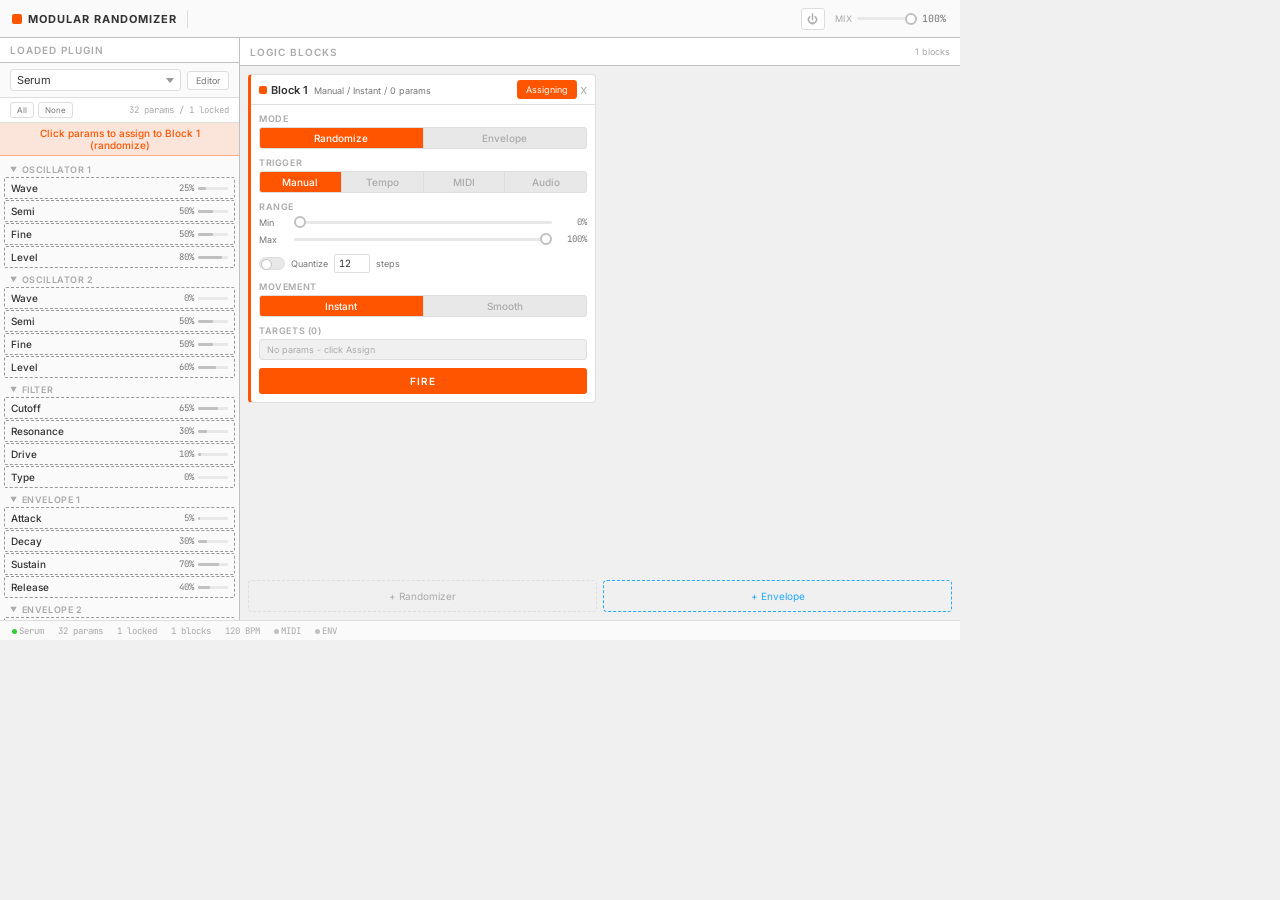
<file: plugins/ModularRandomizer/Design/v4-test.html>
<!DOCTYPE html>
<html lang="en">

<head>
    <meta charset="UTF-8">
    <meta name="viewport" content="width=device-width, initial-scale=1.0">
    <title>Modular Randomizer v4</title>
    <style>
        @import url('https://fonts.googleapis.com/css2?family=Inter:wght@400;500;600;700&family=JetBrains+Mono:wght@400;500&display=swap');

        :root {
            --bg-app: #F0F0F0;
            --bg-panel: #FAFAFA;
            --bg-cell: #FFF;
            --bg-cell-hover: #F5F5F5;
            --bg-inset: #E8E8E8;
            --border: #DEDEDE;
            --border-strong: #C0C0C0;
            --border-focus: #999;
            --text-primary: #333;
            --text-secondary: #777;
            --text-muted: #AAA;
            --text-inverse: #FFF;
            --accent: #FF5500;
            --accent-hover: #E64D00;
            --accent-light: #FFF0E6;
            --accent-border: #FFB380;
            --locked-bg: #FFF0F0;
            --locked-border: #FFCCCC;
            --locked-icon: #CC3333;
            --auto-lock-bg: #FFF5E6;
            --auto-lock-border: #FFD699;
            --midi-dot: #33CC33;
            --env-color: #22AAFF;
            --env-light: #E6F5FF;
            --font-sans: 'Inter', system-ui, sans-serif;
            --font-mono: 'JetBrains Mono', 'Consolas', monospace;
        }

        * {
            margin: 0;
            padding: 0;
            box-sizing: border-box
        }

        body {
            background: var(--bg-app);
            color: var(--text-primary);
            font-family: var(--font-sans);
            font-size: 11px;
            width: 960px;
            height: 640px;
            overflow: hidden;
            user-select: none
        }

        .app {
            display: flex;
            flex-direction: column;
            height: 100%
        }

        .header {
            display: flex;
            align-items: center;
            height: 38px;
            padding: 0 12px;
            background: var(--bg-panel);
            border-bottom: 1px solid var(--border-strong);
            gap: 10px;
            flex-shrink: 0
        }

        .brand {
            display: flex;
            align-items: center;
            gap: 6px
        }

        .brand-mark {
            width: 10px;
            height: 10px;
            background: var(--accent);
            border-radius: 2px
        }

        .brand-name {
            font-size: 11px;
            font-weight: 700;
            letter-spacing: 1px
        }

        .h-div {
            width: 1px;
            height: 18px;
            background: var(--border)
        }

        .h-right {
            display: flex;
            align-items: center;
            gap: 10px;
            margin-left: auto
        }

        .sm-btn {
            background: var(--bg-cell);
            border: 1px solid var(--border);
            color: var(--text-secondary);
            font-family: var(--font-sans);
            font-size: 9px;
            padding: 3px 8px;
            border-radius: 3px;
            cursor: pointer
        }

        .sm-btn:hover {
            border-color: var(--border-focus);
            color: var(--text-primary)
        }

        .bypass {
            width: 24px;
            height: 22px;
            background: var(--bg-cell);
            border: 1px solid var(--border);
            border-radius: 3px;
            color: var(--text-muted);
            font-size: 11px;
            cursor: pointer;
            display: flex;
            align-items: center;
            justify-content: center
        }

        .bypass.on {
            background: var(--accent);
            border-color: var(--accent);
            color: white
        }

        .mix-area {
            display: flex;
            align-items: center;
            gap: 5px
        }

        .mix-area label {
            font-size: 9px;
            color: var(--text-muted);
            text-transform: uppercase;
            letter-spacing: .5px
        }

        .mix-area .mix-val {
            font-family: var(--font-mono);
            font-size: 10px;
            color: var(--text-secondary);
            min-width: 26px
        }

        .mix-area input[type="range"] {
            width: 60px
        }

        .rack {
            flex: 1;
            display: flex;
            min-height: 0;
            overflow: hidden
        }

        .plugin-block {
            width: 240px;
            flex-shrink: 0;
            display: flex;
            flex-direction: column;
            background: var(--bg-panel);
            border-right: 1px solid var(--border-strong)
        }

        .pb-head {
            display: flex;
            align-items: center;
            justify-content: space-between;
            padding: 6px 10px;
            background: var(--bg-cell);
            border-bottom: 1px solid var(--border-strong)
        }

        .pb-title {
            font-size: 10px;
            font-weight: 600;
            text-transform: uppercase;
            letter-spacing: 1px;
            color: var(--text-muted)
        }

        .pb-load {
            display: flex;
            align-items: center;
            gap: 6px;
            padding: 6px 10px;
            border-bottom: 1px solid var(--border)
        }

        .pb-load select {
            flex: 1;
            background: var(--bg-cell);
            border: 1px solid var(--border);
            color: var(--text-primary);
            font-family: var(--font-sans);
            font-size: 11px;
            padding: 3px 20px 3px 6px;
            border-radius: 3px;
            cursor: pointer;
            appearance: none;
            background-image: url("data:image/svg+xml,%3Csvg xmlns='http://www.w3.org/2000/svg' width='8' height='5'%3E%3Cpath d='M0 0l4 5 4-5z' fill='%23999'/%3E%3C/svg%3E");
            background-repeat: no-repeat;
            background-position: right 6px center
        }

        .pb-toolbar {
            display: flex;
            align-items: center;
            gap: 4px;
            padding: 4px 10px;
            border-bottom: 1px solid var(--border);
            background: var(--bg-cell)
        }

        .pb-toolbar .sm-btn {
            font-size: 8px;
            padding: 2px 6px
        }

        .pb-count {
            font-family: var(--font-mono);
            font-size: 9px;
            color: var(--text-muted);
            margin-left: auto
        }

        .param-scroll {
            flex: 1;
            overflow-y: auto;
            padding: 4px
        }

        .param-scroll::-webkit-scrollbar {
            width: 4px
        }

        .param-scroll::-webkit-scrollbar-thumb {
            background: var(--border-strong);
            border-radius: 2px
        }

        .pg-group {
            margin-bottom: 2px
        }

        .pg-group-head {
            font-size: 9px;
            font-weight: 600;
            text-transform: uppercase;
            letter-spacing: .6px;
            color: var(--text-muted);
            padding: 4px 6px 2px;
            cursor: pointer;
            display: flex;
            align-items: center;
            gap: 4px
        }

        .pg-group-head .chev {
            font-size: 7px;
            transition: transform 120ms
        }

        .pg-group-head .chev.open {
            transform: rotate(90deg)
        }

        .pg-items {
            display: flex;
            flex-direction: column;
            gap: 1px
        }

        .pg-items.collapsed {
            display: none
        }

        .pr {
            display: flex;
            align-items: center;
            padding: 3px 6px;
            border-radius: 2px;
            cursor: pointer;
            gap: 4px;
            min-height: 22px;
            border: 1px solid transparent
        }

        .pr:hover {
            background: var(--bg-cell-hover)
        }

        .pr.locked {
            background: var(--locked-bg);
            border-color: var(--locked-border);
            cursor: default;
            opacity: .6
        }

        .pr.locked:hover {
            background: var(--locked-bg)
        }

        .pr-name {
            font-size: 10px;
            font-weight: 500;
            flex: 1;
            white-space: nowrap;
            overflow: hidden;
            text-overflow: ellipsis
        }

        .pr-val {
            font-family: var(--font-mono);
            font-size: 9px;
            color: var(--text-secondary);
            min-width: 28px;
            text-align: right
        }

        .pr-bar {
            width: 30px;
            height: 3px;
            background: var(--bg-inset);
            border-radius: 1px;
            overflow: hidden
        }

        .pr-bar-f {
            height: 100%;
            background: var(--border-strong);
            border-radius: 1px
        }

        .pr-dots {
            display: flex;
            gap: 2px;
            margin-left: 2px
        }

        .pr-dot {
            width: 5px;
            height: 5px;
            border-radius: 50%
        }

        .pr-lock {
            font-size: 7px
        }

        .logic-panel {
            flex: 1;
            display: flex;
            flex-direction: column;
            min-width: 0
        }

        .lp-bar {
            display: flex;
            align-items: center;
            justify-content: space-between;
            padding: 4px 10px;
            background: var(--bg-cell);
            border-bottom: 1px solid var(--border-strong);
            height: 28px
        }

        .lp-title {
            font-size: 10px;
            font-weight: 600;
            text-transform: uppercase;
            letter-spacing: 1px;
            color: var(--text-muted)
        }

        .lp-scroll {
            flex: 1;
            overflow-y: auto;
            padding: 8px;
            display: flex;
            flex-wrap: wrap;
            gap: 8px;
            align-content: flex-start
        }

        .lp-scroll::-webkit-scrollbar {
            width: 4px
        }

        .lp-scroll::-webkit-scrollbar-thumb {
            background: var(--border-strong);
            border-radius: 2px
        }

        .lcard {
            background: var(--bg-cell);
            border: 1px solid var(--border);
            border-radius: 4px;
            width: calc(50% - 4px);
            min-width: 320px;
            flex-shrink: 0
        }

        .lcard.active {
            border-left: 3px solid var(--accent)
        }

        .lcard.active.env-active {
            border-left-color: var(--env-color)
        }

        .lhead {
            display: flex;
            align-items: center;
            justify-content: space-between;
            padding: 5px 8px;
            border-bottom: 1px solid var(--border);
            cursor: pointer
        }

        .lhead:hover {
            background: var(--bg-cell-hover)
        }

        .ltitle {
            font-size: 11px;
            font-weight: 600
        }

        .lsum {
            font-size: 9px;
            color: var(--text-secondary);
            margin-left: 6px
        }

        .lclose {
            background: none;
            border: none;
            color: var(--text-muted);
            font-size: 13px;
            cursor: pointer;
            padding: 0
        }

        .lclose:hover {
            color: var(--text-primary)
        }

        .lbody {
            padding: 8px;
            display: flex;
            flex-direction: column;
            gap: 8px
        }

        .lbody.hide {
            display: none
        }

        .block-color {
            display: inline-block;
            width: 8px;
            height: 8px;
            border-radius: 2px;
            margin-right: 4px;
            flex-shrink: 0
        }

        .blbl {
            font-size: 9px;
            font-weight: 600;
            text-transform: uppercase;
            letter-spacing: .6px;
            color: var(--text-muted)
        }

        .brow {
            display: flex;
            flex-direction: column;
            gap: 3px
        }

        .seg {
            display: flex;
            background: var(--bg-inset);
            border-radius: 3px;
            overflow: hidden;
            border: 1px solid var(--border)
        }

        .seg button {
            flex: 1;
            padding: 4px 2px;
            background: none;
            border: none;
            border-right: 1px solid var(--border);
            color: var(--text-muted);
            font-family: var(--font-sans);
            font-size: 10px;
            font-weight: 500;
            cursor: pointer
        }

        .seg button:last-child {
            border-right: none
        }

        .seg button:hover {
            color: var(--text-secondary);
            background: var(--bg-cell-hover)
        }

        .seg button.on {
            background: var(--accent);
            color: white
        }

        .seg button.env-on {
            background: var(--env-color);
            color: white
        }

        .sub {
            display: none;
            padding-top: 4px
        }

        .sub.vis {
            display: flex;
            flex-direction: column;
            gap: 4px
        }

        .sub-row {
            display: flex;
            align-items: center;
            gap: 6px
        }

        .sub-lbl {
            font-size: 9px;
            color: var(--text-secondary);
            min-width: 36px
        }

        .sub-sel {
            background: var(--bg-cell);
            border: 1px solid var(--border);
            color: var(--text-primary);
            font-family: var(--font-mono);
            font-size: 10px;
            padding: 2px 18px 2px 6px;
            border-radius: 2px;
            cursor: pointer;
            appearance: none;
            background-image: url("data:image/svg+xml,%3Csvg xmlns='http://www.w3.org/2000/svg' width='8' height='5'%3E%3Cpath d='M0 0l4 5 4-5z' fill='%23999'/%3E%3C/svg%3E");
            background-repeat: no-repeat;
            background-position: right 4px center
        }

        .sub-input {
            font-family: var(--font-mono);
            font-size: 10px;
            color: var(--text-primary);
            background: var(--bg-cell);
            border: 1px solid var(--border);
            border-radius: 2px;
            padding: 2px 4px;
            width: 36px;
            text-align: center
        }

        .sub-input:focus {
            outline: none;
            border-color: var(--accent)
        }

        .note-disp {
            font-family: var(--font-mono);
            font-size: 10px;
            font-weight: 500;
            background: var(--bg-cell);
            border: 1px solid var(--border);
            border-radius: 2px;
            padding: 2px 6px;
            min-width: 30px;
            text-align: center
        }

        .tgl-row {
            display: flex;
            align-items: center;
            gap: 6px
        }

        .tgl {
            width: 26px;
            height: 13px;
            background: var(--bg-inset);
            border: 1px solid var(--border);
            border-radius: 7px;
            cursor: pointer;
            position: relative;
            flex-shrink: 0
        }

        .tgl::after {
            content: '';
            position: absolute;
            width: 9px;
            height: 9px;
            background: white;
            border: 1px solid var(--border-strong);
            border-radius: 50%;
            top: 1px;
            left: 1px;
            transition: all 80ms
        }

        .tgl.on {
            background: var(--accent);
            border-color: var(--accent)
        }

        .tgl.on::after {
            left: 14px;
            border-color: var(--accent)
        }

        .tgl-lbl {
            font-size: 9px;
            color: var(--text-secondary)
        }

        .sl-row {
            display: flex;
            align-items: center;
            gap: 5px
        }

        .sl-row input[type="range"] {
            flex: 1
        }

        .sl-lbl {
            font-size: 9px;
            color: var(--text-secondary);
            min-width: 30px
        }

        .sl-val {
            font-family: var(--font-mono);
            font-size: 9px;
            color: var(--text-secondary);
            min-width: 30px;
            text-align: right
        }

        input[type="range"] {
            -webkit-appearance: none;
            appearance: none;
            height: 14px;
            background: transparent;
            outline: none
        }

        input[type="range"]::-webkit-slider-runnable-track {
            height: 3px;
            background: var(--bg-inset);
            border-radius: 2px
        }

        input[type="range"]::-webkit-slider-thumb {
            -webkit-appearance: none;
            width: 12px;
            height: 12px;
            background: white;
            border: 2px solid var(--border-strong);
            border-radius: 50%;
            cursor: pointer;
            margin-top: -4.5px;
            transition: border-color 80ms
        }

        input[type="range"]::-webkit-slider-thumb:hover {
            border-color: var(--accent)
        }

        input[type="range"]:active::-webkit-slider-thumb {
            border-color: var(--accent);
            box-shadow: 0 0 0 3px var(--accent-light)
        }

        .tgt-box {
            display: flex;
            flex-wrap: wrap;
            gap: 2px;
            min-height: 20px;
            padding: 3px;
            background: var(--bg-app);
            border: 1px solid var(--border);
            border-radius: 3px;
            max-height: 44px;
            overflow-y: auto
        }

        .tgt-box::-webkit-scrollbar {
            width: 3px
        }

        .tgt-box::-webkit-scrollbar-thumb {
            background: var(--border-strong);
            border-radius: 2px
        }

        .tg {
            display: inline-flex;
            align-items: center;
            gap: 2px;
            font-size: 8px;
            font-weight: 500;
            padding: 1px 5px;
            border-radius: 2px
        }

        .tg .tx {
            cursor: pointer;
            opacity: .5;
            font-size: 9px
        }

        .tg .tx:hover {
            opacity: 1
        }

        .tg-empty {
            font-size: 9px;
            color: var(--text-muted);
            padding: 1px 4px
        }

        .fire {
            width: 100%;
            height: 26px;
            background: var(--accent);
            border: none;
            border-radius: 3px;
            color: white;
            font-family: var(--font-sans);
            font-size: 10px;
            font-weight: 600;
            letter-spacing: 1px;
            text-transform: uppercase;
            cursor: pointer
        }

        .fire:hover {
            background: var(--accent-hover)
        }

        .fire:active {
            transform: scale(.98)
        }

        .fire.flash {
            animation: fl 250ms ease-out
        }

        @keyframes fl {
            0% {
                box-shadow: 0 0 12px var(--accent)
            }

            100% {
                box-shadow: none
            }
        }

        .env-meter {
            height: 32px;
            background: var(--bg-inset);
            border: 1px solid var(--border);
            border-radius: 3px;
            position: relative;
            overflow: hidden
        }

        .env-meter-fill {
            position: absolute;
            bottom: 0;
            left: 0;
            right: 0;
            background: linear-gradient(to top, var(--env-color), rgba(34, 170, 255, .3));
            transition: height 30ms linear
        }

        .env-label {
            position: absolute;
            right: 4px;
            top: 2px;
            font-family: var(--font-mono);
            font-size: 9px;
            color: var(--text-secondary)
        }

        .env-active-dot {
            display: inline-block;
            width: 5px;
            height: 5px;
            border-radius: 50%;
            background: var(--env-color);
            margin-right: 3px;
            animation: ep 1s ease-in-out infinite
        }

        @keyframes ep {

            0%,
            100% {
                opacity: .4
            }

            50% {
                opacity: 1
            }
        }

        .add-wrap {
            display: flex;
            gap: 6px;
            padding: 8px
        }

        .add-blk {
            flex: 1;
            height: 32px;
            background: none;
            border: 1px dashed var(--border);
            border-radius: 4px;
            color: var(--text-muted);
            font-family: var(--font-sans);
            font-size: 10px;
            cursor: pointer;
            display: flex;
            align-items: center;
            justify-content: center
        }

        .add-blk:hover {
            border-color: var(--border-focus);
            color: var(--text-secondary)
        }

        .status {
            display: flex;
            align-items: center;
            height: 20px;
            padding: 0 12px;
            background: var(--bg-panel);
            border-top: 1px solid var(--border);
            font-family: var(--font-mono);
            font-size: 9px;
            color: var(--text-muted);
            gap: 14px;
            flex-shrink: 0
        }

        .sd {
            display: inline-block;
            width: 5px;
            height: 5px;
            border-radius: 50%;
            margin-right: 2px
        }

        .sd.on {
            background: var(--midi-dot)
        }

        .sd.off {
            background: var(--border-strong)
        }

        .sd.env {
            background: var(--env-color)
        }

        .pr.assign-mode {
            border: 1px dashed var(--border-focus)
        }

        .pr.assign-mode:hover {
            border-color: var(--accent);
            background: var(--accent-light)
        }

        .assign-banner {
            display: none;
            padding: 4px 10px;
            background: var(--accent-light);
            border-bottom: 1px solid var(--accent-border);
            font-size: 10px;
            color: var(--accent);
            font-weight: 500;
            text-align: center
        }

        .assign-banner.vis {
            display: block
        }

        .ctx {
            display: none;
            position: fixed;
            background: var(--bg-cell);
            border: 1px solid var(--border-strong);
            border-radius: 4px;
            padding: 4px 0;
            min-width: 120px;
            z-index: 100;
            box-shadow: 0 2px 8px rgba(0, 0, 0, .1)
        }

        .ctx.vis {
            display: block
        }

        .ctx-i {
            padding: 4px 10px;
            font-size: 10px;
            cursor: pointer
        }

        .ctx-i:hover {
            background: var(--accent-light)
        }
    </style>
</head>

<body>
    <div class="app">
        <div class="header">
            <div class="brand">
                <div class="brand-mark"></div><span class="brand-name">MODULAR RANDOMIZER</span>
            </div>
            <div class="h-div"></div>
            <div class="h-right">
                <button class="bypass" id="bypassBtn">&#x23FB;</button>
                <div class="mix-area">
                    <label>Mix</label>
                    <input type="range" id="mixSlider" min="0" max="100" value="100">
                    <span class="mix-val" id="mixVal">100%</span>
                </div>
            </div>
        </div>
        <div class="rack">
            <div class="plugin-block" id="pluginBlock">
                <div class="pb-head"><span class="pb-title">Loaded Plugin</span></div>
                <div class="pb-load">
                    <select id="plugSel">
                        <option value="">-- Select VST --</option>
                        <option value="serum" selected>Serum</option>
                        <option value="vital">Vital</option>
                        <option value="diva">Diva</option>
                    </select>
                    <button class="sm-btn" id="openEditor">Editor</button>
                </div>
                <div class="pb-toolbar">
                    <button class="sm-btn" id="selAllBtn">All</button>
                    <button class="sm-btn" id="clrSelBtn">None</button>
                    <span class="pb-count" id="paramCount">32 params</span>
                </div>
                <div class="assign-banner" id="assignBanner">Click params to assign to <span id="assignTarget"></span>
                </div>
                <div class="param-scroll" id="paramScroll"></div>
            </div>
            <div class="logic-panel">
                <div class="lp-bar">
                    <span class="lp-title">Logic Blocks</span>
                    <span style="font-size:9px;color:var(--text-muted)" id="blockInfo">0 blocks</span>
                </div>
                <div class="lp-scroll" id="lpScroll"></div>
                <div class="add-wrap">
                    <button class="add-blk" id="addRnd">+ Randomizer</button>
                    <button class="add-blk" id="addEnv" style="border-color:var(--env-color);color:var(--env-color)">+
                        Envelope</button>
                </div>
            </div>
        </div>
        <div class="status">
            <span><span class="sd on"></span><span id="stPlug">Serum</span></span>
            <span><span id="stP">32</span> params</span>
            <span><span id="stL">1</span> locked</span>
            <span><span id="stB">0</span> blocks</span>
            <span>120 BPM</span>
            <span><span class="sd off" id="midiD"></span>MIDI</span>
            <span><span class="sd off" id="envD"></span>ENV</span>
        </div>
    </div>
    <div class="ctx" id="ctx">
        <div class="ctx-i" id="cL">Lock</div>
        <div class="ctx-i" id="cU">Unlock</div>
    </div>
    <script>
        var BCOLORS = ['#FF5500', '#22AAFF', '#33CC33', '#CC33CC', '#CCAA00', '#CC5533', '#3388CC', '#88AA33'];
        function bColor(idx) { return BCOLORS[idx % BCOLORS.length]; }

        var GROUPS = {
            'Oscillator 1': ['osc1_wave', 'osc1_semi', 'osc1_fine', 'osc1_lvl'],
            'Oscillator 2': ['osc2_wave', 'osc2_semi', 'osc2_fine', 'osc2_lvl'],
            'Filter': ['flt_cut', 'flt_res', 'flt_drv', 'flt_type'],
            'Envelope 1': ['e1_a', 'e1_d', 'e1_s', 'e1_r'],
            'Envelope 2': ['e2_a', 'e2_d', 'e2_s', 'e2_r'],
            'LFO': ['lfo_rate', 'lfo_shape'],
            'Effects': ['fx_rev', 'fx_dly', 'fx_chr', 'fx_dst'],
            'Unison': ['uni_v', 'uni_d'],
            'Macros': ['mac1', 'mac2'],
            'Master': ['m_vol', 'm_pan']
        };

        var P = [
            { id: 'osc1_wave', name: 'Wave', v: 0.25 }, { id: 'osc1_semi', name: 'Semi', v: 0.5 },
            { id: 'osc1_fine', name: 'Fine', v: 0.5 }, { id: 'osc1_lvl', name: 'Level', v: 0.8 },
            { id: 'osc2_wave', name: 'Wave', v: 0 }, { id: 'osc2_semi', name: 'Semi', v: 0.5 },
            { id: 'osc2_fine', name: 'Fine', v: 0.5 }, { id: 'osc2_lvl', name: 'Level', v: 0.6 },
            { id: 'flt_cut', name: 'Cutoff', v: 0.65 }, { id: 'flt_res', name: 'Resonance', v: 0.3 },
            { id: 'flt_drv', name: 'Drive', v: 0.1 }, { id: 'flt_type', name: 'Type', v: 0 },
            { id: 'e1_a', name: 'Attack', v: 0.05 }, { id: 'e1_d', name: 'Decay', v: 0.3 },
            { id: 'e1_s', name: 'Sustain', v: 0.7 }, { id: 'e1_r', name: 'Release', v: 0.4 },
            { id: 'e2_a', name: 'Attack', v: 0.1 }, { id: 'e2_d', name: 'Decay', v: 0.5 },
            { id: 'e2_s', name: 'Sustain', v: 0.6 }, { id: 'e2_r', name: 'Release', v: 0.35 },
            { id: 'lfo_rate', name: 'Rate', v: 0.5 }, { id: 'lfo_shape', name: 'Shape', v: 0 },
            { id: 'fx_rev', name: 'Reverb', v: 0.2 }, { id: 'fx_dly', name: 'Delay', v: 0.15 },
            { id: 'fx_chr', name: 'Chorus', v: 0 }, { id: 'fx_dst', name: 'Distortion', v: 0 },
            { id: 'uni_v', name: 'Voices', v: 0.14 }, { id: 'uni_d', name: 'Detune', v: 0.3 },
            { id: 'mac1', name: 'Macro 1', v: 0.5 }, { id: 'mac2', name: 'Macro 2', v: 0.5 },
            { id: 'm_vol', name: 'Volume', v: 0.8, lk: true, alk: true }, { id: 'm_pan', name: 'Pan', v: 0.5 }
        ];
        P.forEach(function (p) { if (!p.lk) p.lk = false; if (!p.alk) p.alk = false; });

        var PMap = {};
        P.forEach(function (p) { PMap[p.id] = p; });

        var blocks = [];
        var bc = 0;
        var actId = null;
        var assignMode = null;
        var ctxP = null;
        var groupOpen = {};
        Object.keys(GROUPS).forEach(function (g) { groupOpen[g] = true; });
        var NN = ['C', 'C#', 'D', 'D#', 'E', 'F', 'F#', 'G', 'G#', 'A', 'A#', 'B'];
        function midiName(n) { return NN[n % 12] + (Math.floor(n / 12) - 1); }
        var envValue = 0;

        function renderPluginBlock() {
            var c = document.getElementById('paramScroll');
            c.innerHTML = '';
            var groupKeys = Object.keys(GROUPS);
            for (var gi = 0; gi < groupKeys.length; gi++) {
                var group = groupKeys[gi];
                var ids = GROUPS[group];
                var gDiv = document.createElement('div');
                gDiv.className = 'pg-group';
                var isOpen = groupOpen[group] !== false;
                gDiv.innerHTML = '<div class="pg-group-head" data-g="' + group + '"><span class="chev ' + (isOpen ? 'open' : '') + '">&#9654;</span>' + group + '</div>';
                var items = document.createElement('div');
                items.className = 'pg-items' + (isOpen ? '' : ' collapsed');
                for (var ii = 0; ii < ids.length; ii++) {
                    var id = ids[ii];
                    var p = PMap[id];
                    if (!p) continue;
                    var row = document.createElement('div');
                    row.className = 'pr' + (p.lk ? ' locked' : '') + (assignMode ? ' assign-mode' : '');
                    var dotsHtml = '';
                    for (var bi = 0; bi < blocks.length; bi++) {
                        if (blocks[bi].targets.has(id)) {
                            dotsHtml += '<span class="pr-dot" style="background:' + bColor(bi) + '"></span>';
                        }
                    }
                    row.innerHTML = '<span class="pr-name">' + p.name + '</span>' +
                        '<div class="pr-dots">' + dotsHtml + '</div>' +
                        '<span class="pr-val">' + (p.v * 100).toFixed(0) + '%</span>' +
                        '<div class="pr-bar"><div class="pr-bar-f" style="width:' + (p.v * 100) + '%"></div></div>' +
                        (p.lk ? '<span class="pr-lock">' + (p.alk ? '&#9888;' : '&#128274;') + '</span>' : '');
                    (function (pid, pp) {
                        row.onclick = function () {
                            if (pp.lk) return;
                            if (assignMode) {
                                var b = null;
                                for (var i = 0; i < blocks.length; i++) { if (blocks[i].id === assignMode) { b = blocks[i]; break; } }
                                if (b) { if (b.targets.has(pid)) b.targets.delete(pid); else b.targets.add(pid); }
                                renderPluginBlock();
                                renderBlocks();
                            }
                        };
                        row.oncontextmenu = function (e) { e.preventDefault(); ctxP = pp; showCtx(e.clientX, e.clientY, pp); };
                    })(id, p);
                    items.appendChild(row);
                }
                gDiv.appendChild(items);
                c.appendChild(gDiv);
            }
            c.querySelectorAll('.pg-group-head').forEach(function (h) {
                h.onclick = function () { groupOpen[h.dataset.g] = !groupOpen[h.dataset.g]; renderPluginBlock(); };
            });
            updCounts();
        }

        function showCtx(x, y, p) {
            var m = document.getElementById('ctx');
            m.style.left = Math.min(x, 900) + 'px';
            m.style.top = Math.min(y, 580) + 'px';
            m.classList.add('vis');
            document.getElementById('cL').style.display = (p.lk || p.alk) ? 'none' : '';
            document.getElementById('cU').style.display = (p.lk && !p.alk) ? '' : 'none';
        }
        document.addEventListener('click', function () { document.getElementById('ctx').classList.remove('vis'); });
        document.getElementById('cL').onclick = function () {
            if (ctxP) { ctxP.lk = true; blocks.forEach(function (b) { b.targets.delete(ctxP.id); }); renderPluginBlock(); renderBlocks(); }
        };
        document.getElementById('cU').onclick = function () {
            if (ctxP && !ctxP.alk) { ctxP.lk = false; renderPluginBlock(); }
        };

        function addBlock(mode) {
            if (!mode) mode = 'randomize';
            var id = ++bc;
            blocks.push({
                id: id, mode: mode, targets: new Set(),
                trigger: 'manual', beatDiv: '1/4',
                midiMode: 'any_note', midiNote: 60, midiCC: 1, velScale: false,
                threshold: -12, rMin: 0, rMax: 100,
                quantize: false, qSteps: 12, movement: 'instant', glideMs: 200,
                envAtk: 10, envRel: 100, envSens: 50, envInvert: false,
                expanded: true
            });
            actId = id;
            assignMode = id;
            renderBlocks();
            renderPluginBlock();
            updCounts();
        }

        function renderBlocks() {
            var c = document.getElementById('lpScroll');
            c.innerHTML = '';
            for (var bi = 0; bi < blocks.length; bi++) {
                var b = blocks[bi];
                var col = bColor(bi);
                var card = document.createElement('div');
                card.className = 'lcard' + (b.id === actId ? ' active' : '') + (b.mode === 'envelope' && b.id === actId ? ' env-active' : '');

                var sumText = '';
                if (b.mode === 'envelope') {
                    sumText = 'Atk ' + b.envAtk + 'ms / Rel ' + b.envRel + 'ms';
                } else {
                    var tl = { manual: 'Manual', tempo: 'Tempo', midi: 'MIDI', audio: 'Audio' }[b.trigger];
                    sumText = tl + ' / ' + (b.movement === 'instant' ? 'Instant' : 'Smooth ' + b.glideMs + 'ms');
                }

                var tgtCount = b.targets.size;
                var tgtHTML = '';
                if (tgtCount === 0) {
                    tgtHTML = '<span class="tg-empty">No params - click Assign</span>';
                } else {
                    var tgtArr = Array.from(b.targets);
                    var shown = tgtArr.slice(0, 8);
                    for (var ti = 0; ti < shown.length; ti++) {
                        var tid = shown[ti];
                        var tp = PMap[tid];
                        if (!tp) continue;
                        tgtHTML += '<span class="tg" style="background:' + col + '22;border:1px solid ' + col + '66;color:' + col + '">' +
                            tp.name + '<span class="tx" data-b="' + b.id + '" data-p="' + tid + '">x</span></span>';
                    }
                    if (tgtCount > 8) {
                        tgtHTML += '<span class="tg" style="background:#eee;border:1px solid #ccc;color:#999">+' + (tgtCount - 8) + '</span>';
                    }
                }

                var assignBtnStyle = '';
                if (assignMode === b.id) {
                    assignBtnStyle = 'background:' + col + ';color:white;border-color:' + col;
                }
                var assignBtnLabel = assignMode === b.id ? 'Assigning' : 'Assign';

                var bodyHTML = '<div class="brow"><span class="blbl">Mode</span>' +
                    '<div class="seg" data-b="' + b.id + '" data-f="mode">' +
                    '<button class="' + (b.mode === 'randomize' ? 'on' : '') + '" data-v="randomize">Randomize</button>' +
                    '<button class="' + (b.mode === 'envelope' ? 'env-on' : '') + '" data-v="envelope">Envelope</button>' +
                    '</div></div>';

                if (b.mode === 'randomize') {
                    bodyHTML += renderRndBody(b);
                } else {
                    bodyHTML += renderEnvBody(b);
                }

                bodyHTML += '<div class="brow"><span class="blbl">Targets (' + tgtCount + ')</span>' +
                    '<div class="tgt-box">' + tgtHTML + '</div></div>';

                if (b.mode === 'randomize') {
                    bodyHTML += '<button class="fire" data-b="' + b.id + '">FIRE</button>';
                }

                card.innerHTML = '<div class="lhead" data-id="' + b.id + '">' +
                    '<div><span class="block-color" style="background:' + col + '"></span>' +
                    '<span class="ltitle">Block ' + b.id + '</span>' +
                    '<span class="lsum">' + sumText + ' / ' + tgtCount + ' params</span></div>' +
                    '<div style="display:flex;gap:4px;align-items:center">' +
                    '<button class="sm-btn assign-btn" data-id="' + b.id + '" style="' + assignBtnStyle + '">' + assignBtnLabel + '</button>' +
                    '<button class="lclose" data-id="' + b.id + '">x</button>' +
                    '</div></div>' +
                    '<div class="lbody ' + (b.expanded ? '' : 'hide') + '">' + bodyHTML + '</div>';

                c.appendChild(card);
            }
            wireBlocks();
            updateAssignBanner();
        }

        function renderRndBody(b) {
            var h = '<div class="brow"><span class="blbl">Trigger</span>' +
                '<div class="seg" data-b="' + b.id + '" data-f="trigger">' +
                '<button class="' + (b.trigger === 'manual' ? 'on' : '') + '" data-v="manual">Manual</button>' +
                '<button class="' + (b.trigger === 'tempo' ? 'on' : '') + '" data-v="tempo">Tempo</button>' +
                '<button class="' + (b.trigger === 'midi' ? 'on' : '') + '" data-v="midi">MIDI</button>' +
                '<button class="' + (b.trigger === 'audio' ? 'on' : '') + '" data-v="audio">Audio</button></div>';

            h += '<div class="sub ' + (b.trigger === 'tempo' ? 'vis' : '') + '"><div class="sub-row">' +
                '<span class="sub-lbl">Division</span>' +
                '<select class="sub-sel" data-b="' + b.id + '" data-f="beatDiv">';
            ['1/1', '1/2', '1/4', '1/8', '1/16', '1/32'].forEach(function (d) {
                h += '<option' + (b.beatDiv === d ? ' selected' : '') + '>' + d + '</option>';
            });
            h += '</select></div></div>';

            h += '<div class="sub ' + (b.trigger === 'midi' ? 'vis' : '') + '"><div class="sub-row">' +
                '<span class="sub-lbl">Mode</span>' +
                '<select class="sub-sel" data-b="' + b.id + '" data-f="midiMode">' +
                '<option value="any_note"' + (b.midiMode === 'any_note' ? ' selected' : '') + '>Any Note</option>' +
                '<option value="specific_note"' + (b.midiMode === 'specific_note' ? ' selected' : '') + '>Note</option>' +
                '<option value="cc"' + (b.midiMode === 'cc' ? ' selected' : '') + '>CC</option></select>';
            if (b.midiMode === 'specific_note') {
                h += '<span class="note-disp">' + midiName(b.midiNote) + '</span>' +
                    '<input type="range" min="0" max="127" value="' + b.midiNote + '" style="width:50px" data-b="' + b.id + '" data-f="midiNote">';
            }
            if (b.midiMode === 'cc') {
                h += '<span class="sub-lbl" style="min-width:auto">CC#</span>' +
                    '<input class="sub-input" type="number" min="0" max="127" value="' + b.midiCC + '" data-b="' + b.id + '" data-f="midiCC">';
            }
            h += '</div><div class="sub-row"><div class="tgl ' + (b.velScale ? 'on' : '') + '" data-b="' + b.id + '" data-f="velScale"></div>' +
                '<span class="tgl-lbl">Velocity scales range</span></div></div>';

            h += '<div class="sub ' + (b.trigger === 'audio' ? 'vis' : '') + '"><div class="sl-row">' +
                '<span class="sl-lbl">Thresh</span>' +
                '<input type="range" min="-60" max="0" value="' + b.threshold + '" data-b="' + b.id + '" data-f="threshold">' +
                '<span class="sl-val">' + b.threshold + ' dB</span></div></div></div>';

            h += '<div class="brow"><span class="blbl">Range</span>' +
                '<div class="sl-row"><span class="sl-lbl">Min</span>' +
                '<input type="range" min="0" max="100" value="' + b.rMin + '" data-b="' + b.id + '" data-f="rMin">' +
                '<span class="sl-val">' + b.rMin + '%</span></div>' +
                '<div class="sl-row"><span class="sl-lbl">Max</span>' +
                '<input type="range" min="0" max="100" value="' + b.rMax + '" data-b="' + b.id + '" data-f="rMax">' +
                '<span class="sl-val">' + b.rMax + '%</span></div></div>';

            h += '<div class="brow"><div class="tgl-row">' +
                '<div class="tgl ' + (b.quantize ? 'on' : '') + '" data-b="' + b.id + '" data-f="quantize"></div>' +
                '<span class="tgl-lbl">Quantize</span>' +
                '<input class="sub-input" type="number" value="' + b.qSteps + '" min="2" max="128" data-b="' + b.id + '" data-f="qSteps"' + (b.quantize ? '' : ' disabled') + '>' +
                '<span class="sub-lbl" style="min-width:auto">steps</span></div></div>';

            h += '<div class="brow"><span class="blbl">Movement</span>' +
                '<div class="seg" data-b="' + b.id + '" data-f="movement">' +
                '<button class="' + (b.movement === 'instant' ? 'on' : '') + '" data-v="instant">Instant</button>' +
                '<button class="' + (b.movement === 'glide' ? 'on' : '') + '" data-v="glide">Smooth</button></div>';
            if (b.movement === 'glide') {
                h += '<div class="sl-row" style="margin-top:3px"><span class="sl-lbl">Time</span>' +
                    '<input type="range" min="1" max="2000" value="' + b.glideMs + '" data-b="' + b.id + '" data-f="glideMs">' +
                    '<span class="sl-val">' + b.glideMs + 'ms</span></div>';
            }
            h += '</div>';
            return h;
        }

        function renderEnvBody(b) {
            return '<div class="brow"><span class="blbl"><span class="env-active-dot"></span>Envelope Follower</span>' +
                '<div class="env-meter" id="envMeter-' + b.id + '">' +
                '<div class="env-meter-fill" id="envFill-' + b.id + '" style="height:0%"></div>' +
                '<span class="env-label" id="envLbl-' + b.id + '">0%</span></div></div>' +
                '<div class="brow"><span class="blbl">Response</span>' +
                '<div class="sl-row"><span class="sl-lbl">Attack</span>' +
                '<input type="range" min="1" max="500" value="' + b.envAtk + '" data-b="' + b.id + '" data-f="envAtk">' +
                '<span class="sl-val">' + b.envAtk + 'ms</span></div>' +
                '<div class="sl-row"><span class="sl-lbl">Release</span>' +
                '<input type="range" min="1" max="2000" value="' + b.envRel + '" data-b="' + b.id + '" data-f="envRel">' +
                '<span class="sl-val">' + b.envRel + 'ms</span></div></div>' +
                '<div class="brow"><span class="blbl">Mapping</span>' +
                '<div class="sl-row"><span class="sl-lbl">Gain</span>' +
                '<input type="range" min="0" max="100" value="' + b.envSens + '" data-b="' + b.id + '" data-f="envSens">' +
                '<span class="sl-val">' + b.envSens + '%</span></div>' +
                '<div class="sl-row"><span class="sl-lbl">Min</span>' +
                '<input type="range" min="0" max="100" value="' + b.rMin + '" data-b="' + b.id + '" data-f="rMin">' +
                '<span class="sl-val">' + b.rMin + '%</span></div>' +
                '<div class="sl-row"><span class="sl-lbl">Max</span>' +
                '<input type="range" min="0" max="100" value="' + b.rMax + '" data-b="' + b.id + '" data-f="rMax">' +
                '<span class="sl-val">' + b.rMax + '%</span></div>' +
                '<div class="tgl-row"><div class="tgl ' + (b.envInvert ? 'on' : '') + '" data-b="' + b.id + '" data-f="envInvert"></div>' +
                '<span class="tgl-lbl">Invert</span></div></div>';
        }

        function wireBlocks() {
            document.querySelectorAll('.lhead').forEach(function (h) {
                h.onclick = function (e) {
                    if (e.target.classList.contains('lclose') || e.target.closest('.assign-btn')) return;
                    var id = parseInt(h.dataset.id);
                    var b = blocks.find(function (bb) { return bb.id === id; });
                    if (actId === id) { b.expanded = !b.expanded; }
                    else { blocks.forEach(function (bb) { bb.expanded = false; }); b.expanded = true; actId = id; }
                    renderBlocks(); renderPluginBlock();
                };
            });
            document.querySelectorAll('.assign-btn').forEach(function (btn) {
                btn.onclick = function (e) {
                    e.stopPropagation();
                    var id = parseInt(btn.dataset.id);
                    assignMode = assignMode === id ? null : id;
                    actId = id;
                    renderBlocks(); renderPluginBlock();
                };
            });
            document.querySelectorAll('.lclose').forEach(function (btn) {
                btn.onclick = function (e) {
                    e.stopPropagation();
                    var id = parseInt(btn.dataset.id);
                    blocks = blocks.filter(function (b) { return b.id !== id; });
                    if (actId === id) actId = blocks.length ? blocks[0].id : null;
                    if (assignMode === id) assignMode = null;
                    renderBlocks(); renderPluginBlock(); updCounts();
                };
            });
            document.querySelectorAll('.seg').forEach(function (seg) {
                seg.querySelectorAll('button').forEach(function (btn) {
                    btn.onclick = function () {
                        var b = blocks.find(function (bb) { return bb.id === parseInt(seg.dataset.b); });
                        if (b) { b[seg.dataset.f] = btn.dataset.v; renderBlocks(); }
                    };
                });
            });
            document.querySelectorAll('.tgl').forEach(function (t) {
                t.onclick = function () {
                    var b = blocks.find(function (bb) { return bb.id === parseInt(t.dataset.b); });
                    if (b) { b[t.dataset.f] = !b[t.dataset.f]; renderBlocks(); }
                };
            });
            document.querySelectorAll('.sub-sel').forEach(function (s) {
                s.onchange = function () {
                    var b = blocks.find(function (bb) { return bb.id === parseInt(s.dataset.b); });
                    if (b) { b[s.dataset.f] = s.value; renderBlocks(); }
                };
            });
            document.querySelectorAll('.lbody input[type="range"]').forEach(function (sl) {
                if (!sl.dataset.b) return;
                sl.oninput = function () {
                    var b = blocks.find(function (bb) { return bb.id === parseInt(sl.dataset.b); });
                    if (!b) return;
                    var f = sl.dataset.f;
                    var val = parseFloat(sl.value);
                    b[f] = val;
                    var row = sl.closest('.sl-row,.sub-row');
                    if (row) {
                        var v = row.querySelector('.sl-val,.sub-val');
                        if (v) {
                            if (f === 'threshold') v.textContent = val + ' dB';
                            else if (f === 'glideMs' || f === 'envAtk' || f === 'envRel') v.textContent = val + 'ms';
                            else if (f === 'midiNote') { v.textContent = val; var nd = row.querySelector('.note-disp'); if (nd) nd.textContent = midiName(val); }
                            else v.textContent = val + '%';
                        }
                    }
                };
            });
            document.querySelectorAll('.sub-input').forEach(function (inp) {
                if (!inp.dataset.b) return;
                inp.onchange = function () {
                    var b = blocks.find(function (bb) { return bb.id === parseInt(inp.dataset.b); });
                    if (b) b[inp.dataset.f] = Math.max(0, Math.min(128, parseInt(inp.value) || 0));
                };
            });
            document.querySelectorAll('.fire').forEach(function (btn) {
                btn.onclick = function () {
                    btn.classList.add('flash');
                    setTimeout(function () { btn.classList.remove('flash'); }, 250);
                    randomize(parseInt(btn.dataset.b));
                    flashDot('midiD');
                };
            });
            document.querySelectorAll('.tx').forEach(function (x) {
                x.onclick = function (e) {
                    e.stopPropagation();
                    var b = blocks.find(function (bb) { return bb.id === parseInt(x.dataset.b); });
                    if (b) b.targets.delete(x.dataset.p);
                    renderBlocks(); renderPluginBlock();
                };
            });
        }

        function updateAssignBanner() {
            var banner = document.getElementById('assignBanner');
            var label = document.getElementById('assignTarget');
            if (assignMode) {
                var b = blocks.find(function (bb) { return bb.id === assignMode; });
                if (!b) { banner.classList.remove('vis'); return; }
                banner.classList.add('vis');
                var col = bColor(blocks.indexOf(b));
                banner.style.background = col + '22';
                banner.style.borderColor = col + '66';
                banner.style.color = col;
                label.textContent = 'Block ' + b.id + ' (' + b.mode + ')';
            } else {
                banner.classList.remove('vis');
            }
        }

        function randomize(bId) {
            var b = blocks.find(function (bb) { return bb.id === bId; });
            if (!b) return;
            var mn = b.rMin / 100, mx = b.rMax / 100;
            b.targets.forEach(function (id) {
                var p = PMap[id];
                if (!p || p.lk) return;
                var val = mn + Math.random() * (mx - mn);
                if (b.quantize && b.qSteps > 1) { var step = 1 / b.qSteps; val = Math.round(val / step) * step; }
                p.v = Math.max(0, Math.min(1, val));
            });
            renderPluginBlock();
        }

        var simTime = 0;
        function simEnvelope() {
            simTime += 30;
            var phase = (simTime % 500) / 500;
            var raw;
            if (phase < 0.02) raw = 1;
            else if (phase < 0.15) raw = Math.exp(-(phase - 0.02) * 20);
            else raw = Math.exp(-(phase - 0.15) * 3) * 0.1;

            blocks.forEach(function (b) {
                if (b.mode !== 'envelope') return;
                var ac = Math.exp(-1 / (b.envAtk * 0.03));
                var rc = Math.exp(-1 / (b.envRel * 0.03));
                var target = raw * (b.envSens / 50);
                envValue = target > envValue ? envValue * ac + target * (1 - ac) : envValue * rc + target * (1 - rc);
                var clamped = Math.max(0, Math.min(1, envValue));
                var mapped = b.envInvert ? (1 - clamped) : clamped;
                var fill = document.getElementById('envFill-' + b.id);
                var lbl = document.getElementById('envLbl-' + b.id);
                if (fill) fill.style.height = (clamped * 100) + '%';
                if (lbl) lbl.textContent = (clamped * 100).toFixed(0) + '%';
                var mn = b.rMin / 100, mx = b.rMax / 100;
                b.targets.forEach(function (id) {
                    var p = PMap[id];
                    if (!p || p.lk) return;
                    p.v = mn + mapped * (mx - mn);
                });
                var dot = document.getElementById('envD');
                if (dot) dot.className = 'sd' + (clamped > 0.05 ? ' env' : '');
            });

            var hasActiveEnv = blocks.some(function (b) { return b.mode === 'envelope' && b.targets.size > 0; });
            if (hasActiveEnv) renderPluginBlock();
            requestAnimationFrame(function () { setTimeout(simEnvelope, 30); });
        }

        document.getElementById('bypassBtn').onclick = function () { this.classList.toggle('on'); };
        document.getElementById('mixSlider').oninput = function () { document.getElementById('mixVal').textContent = this.value + '%'; };
        document.getElementById('addRnd').onclick = function () { addBlock('randomize'); };
        document.getElementById('addEnv').onclick = function () { addBlock('envelope'); };
        document.getElementById('selAllBtn').onclick = function () {
            if (!assignMode) return;
            var b = blocks.find(function (bb) { return bb.id === assignMode; });
            if (!b) return;
            P.forEach(function (p) { if (!p.lk) b.targets.add(p.id); });
            renderBlocks(); renderPluginBlock();
        };
        document.getElementById('clrSelBtn').onclick = function () {
            if (!assignMode) return;
            var b = blocks.find(function (bb) { return bb.id === assignMode; });
            if (!b) return;
            b.targets.clear();
            renderBlocks(); renderPluginBlock();
        };

        function flashDot(id) {
            var d = document.getElementById(id);
            d.classList.add('on');
            setTimeout(function () { d.classList.remove('on'); }, 150);
        }

        function updCounts() {
            document.getElementById('stP').textContent = P.length;
            document.getElementById('stL').textContent = P.filter(function (p) { return p.lk || p.alk; }).length;
            document.getElementById('stB').textContent = blocks.length;
            document.getElementById('blockInfo').textContent = blocks.length + ' blocks';
            document.getElementById('paramCount').textContent = P.length + ' params / ' + P.filter(function (p) { return p.lk; }).length + ' locked';
        }

        renderPluginBlock();
        addBlock('randomize');
        simEnvelope();
    </script>
</body>

</html>
</file>
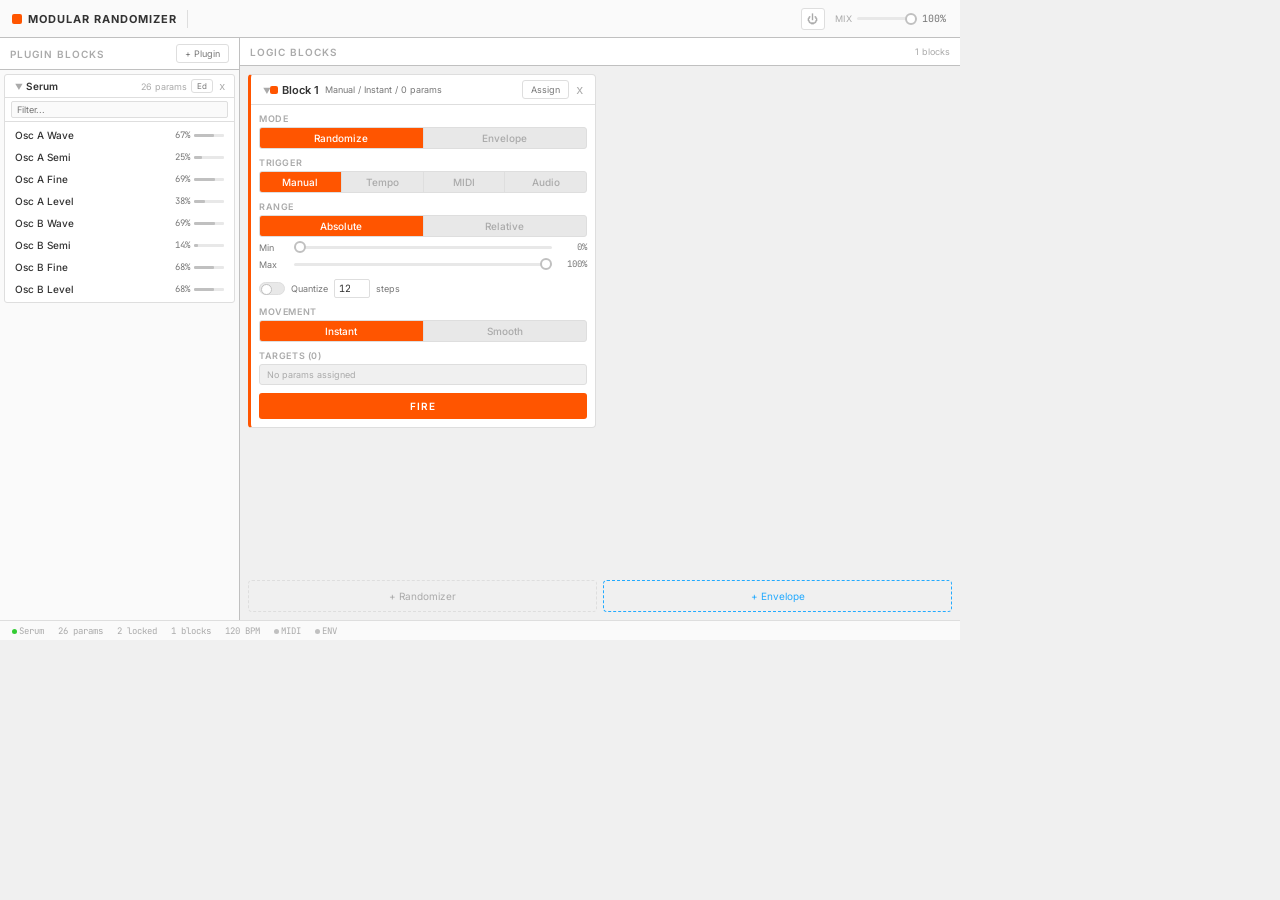
<file: plugins/ModularRandomizer/Design/v5-test.html>
﻿<!DOCTYPE html>
<html lang="en">

<head>
    <meta charset="UTF-8">
    <title>Modular Randomizer v5</title>
    <style>
        @import url('https://fonts.googleapis.com/css2?family=Inter:wght@400;500;600;700&family=JetBrains+Mono:wght@400;500&display=swap');

        :root {
            --bg-app: #F0F0F0;
            --bg-panel: #FAFAFA;
            --bg-cell: #FFF;
            --bg-cell-hover: #F5F5F5;
            --bg-inset: #E8E8E8;
            --border: #DEDEDE;
            --border-strong: #C0C0C0;
            --border-focus: #999;
            --text-primary: #333;
            --text-secondary: #777;
            --text-muted: #AAA;
            --accent: #FF5500;
            --accent-hover: #E64D00;
            --accent-light: #FFF0E6;
            --accent-border: #FFB380;
            --locked-bg: #FFF0F0;
            --locked-border: #FFCCCC;
            --locked-icon: #CC3333;
            --auto-lock-bg: #FFF5E6;
            --auto-lock-border: #FFD699;
            --midi-dot: #33CC33;
            --env-color: #22AAFF;
            --font-sans: 'Inter', system-ui, sans-serif;
            --font-mono: 'JetBrains Mono', 'Consolas', monospace;
        }

        * {
            margin: 0;
            padding: 0;
            box-sizing: border-box
        }

        body {
            background: var(--bg-app);
            color: var(--text-primary);
            font-family: var(--font-sans);
            font-size: 11px;
            width: 960px;
            height: 640px;
            overflow: hidden;
            user-select: none
        }

        .app {
            display: flex;
            flex-direction: column;
            height: 100%
        }

        /* HEADER */
        .header {
            display: flex;
            align-items: center;
            height: 38px;
            padding: 0 12px;
            background: var(--bg-panel);
            border-bottom: 1px solid var(--border-strong);
            gap: 10px;
            flex-shrink: 0
        }

        .brand {
            display: flex;
            align-items: center;
            gap: 6px
        }

        .brand-mark {
            width: 10px;
            height: 10px;
            background: var(--accent);
            border-radius: 2px
        }

        .brand-name {
            font-size: 11px;
            font-weight: 700;
            letter-spacing: 1px
        }

        .h-div {
            width: 1px;
            height: 18px;
            background: var(--border)
        }

        .h-right {
            display: flex;
            align-items: center;
            gap: 10px;
            margin-left: auto
        }

        .sm-btn {
            background: var(--bg-cell);
            border: 1px solid var(--border);
            color: var(--text-secondary);
            font-family: var(--font-sans);
            font-size: 9px;
            padding: 3px 8px;
            border-radius: 3px;
            cursor: pointer
        }

        .sm-btn:hover {
            border-color: var(--border-focus);
            color: var(--text-primary)
        }

        .bypass {
            width: 24px;
            height: 22px;
            background: var(--bg-cell);
            border: 1px solid var(--border);
            border-radius: 3px;
            color: var(--text-muted);
            font-size: 11px;
            cursor: pointer;
            display: flex;
            align-items: center;
            justify-content: center
        }

        .bypass.on {
            background: var(--accent);
            border-color: var(--accent);
            color: white
        }

        .mix-area {
            display: flex;
            align-items: center;
            gap: 5px
        }

        .mix-area label {
            font-size: 9px;
            color: var(--text-muted);
            text-transform: uppercase;
            letter-spacing: .5px
        }

        .mix-area .mix-val {
            font-family: var(--font-mono);
            font-size: 10px;
            color: var(--text-secondary);
            min-width: 26px
        }

        .mix-area input[type="range"] {
            width: 60px
        }

        /* RACK */
        .rack {
            flex: 1;
            display: flex;
            min-height: 0;
            overflow: hidden
        }

        /* PLUGIN BLOCK (left) */
        .plugin-block {
            width: 240px;
            flex-shrink: 0;
            display: flex;
            flex-direction: column;
            background: var(--bg-panel);
            border-right: 1px solid var(--border-strong)
        }

        .pb-head {
            display: flex;
            align-items: center;
            justify-content: space-between;
            padding: 6px 10px;
            background: var(--bg-cell);
            border-bottom: 1px solid var(--border-strong)
        }

        .pb-title {
            font-size: 10px;
            font-weight: 600;
            text-transform: uppercase;
            letter-spacing: 1px;
            color: var(--text-muted)
        }

        .pb-load {
            display: flex;
            align-items: center;
            gap: 6px;
            padding: 6px 10px;
            border-bottom: 1px solid var(--border)
        }

        .pb-load select {
            flex: 1;
            background: var(--bg-cell);
            border: 1px solid var(--border);
            color: var(--text-primary);
            font-family: var(--font-sans);
            font-size: 11px;
            padding: 3px 20px 3px 6px;
            border-radius: 3px;
            cursor: pointer;
            appearance: none;
            background-image: url("data:image/svg+xml,%3Csvg xmlns='http://www.w3.org/2000/svg' width='8' height='5'%3E%3Cpath d='M0 0l4 5 4-5z' fill='%23999'/%3E%3C/svg%3E");
            background-repeat: no-repeat;
            background-position: right 6px center
        }

        .pb-toolbar {
            display: flex;
            align-items: center;
            gap: 4px;
            padding: 4px 10px;
            border-bottom: 1px solid var(--border);
            background: var(--bg-cell)
        }

        .pb-toolbar .sm-btn {
            font-size: 8px;
            padding: 2px 6px
        }

        .pb-count {
            font-family: var(--font-mono);
            font-size: 9px;
            color: var(--text-muted);
            margin-left: auto
        }

        /* Search box */
        .pb-search {
            display: flex;
            padding: 4px 10px;
            border-bottom: 1px solid var(--border);
            background: var(--bg-cell)
        }

        .pb-search input {
            flex: 1;
            border: 1px solid var(--border);
            border-radius: 2px;
            padding: 3px 6px;
            font-family: var(--font-sans);
            font-size: 10px;
            color: var(--text-primary);
            background: var(--bg-panel);
            outline: none
        }

        .pb-search input:focus {
            border-color: var(--accent)
        }

        .pb-search input::placeholder {
            color: var(--text-muted)
        }

        /* Assign banner */
        .assign-banner {
            display: none;
            padding: 4px 10px;
            font-size: 10px;
            font-weight: 500;
            text-align: center
        }

        .assign-banner.vis {
            display: block
        }

        /* Param scroll - flat list */
        .param-scroll {
            flex: 1;
            overflow-y: auto;
            padding: 2px 4px
        }

        .param-scroll::-webkit-scrollbar {
            width: 4px
        }

        .param-scroll::-webkit-scrollbar-thumb {
            background: var(--border-strong);
            border-radius: 2px
        }

        /* Plugin scroll - contains plugin cards */
        .plugin-scroll {
            flex: 1;
            overflow-y: auto;
            padding: 4px
        }

        .plugin-scroll::-webkit-scrollbar {
            width: 4px
        }

        .plugin-scroll::-webkit-scrollbar-thumb {
            background: var(--border-strong);
            border-radius: 2px
        }

        /* Plugin card */
        .pcard {
            background: var(--bg-cell);
            border: 1px solid var(--border);
            border-radius: 3px;
            margin-bottom: 4px;
            transition: opacity 120ms, transform 80ms
        }

        .pcard.dragging {
            opacity: 0.4;
            transform: scale(0.97)
        }

        .pcard.drag-over-top {
            border-top: 2px solid var(--accent);
            margin-top: -1px
        }

        .pcard.drag-over-bottom {
            border-bottom: 2px solid var(--accent);
            margin-bottom: -1px
        }

        .pcard-head {
            display: flex;
            align-items: center;
            padding: 4px 6px;
            cursor: grab;
            gap: 4px;
            border-bottom: 1px solid var(--border)
        }

        .pcard-head:active {
            cursor: grabbing
        }

        .pcard-head:hover {
            background: var(--bg-cell-hover)
        }

        .pcard-name {
            font-size: 10px;
            font-weight: 600;
            flex: 1
        }

        .pcard-info {
            font-size: 9px;
            color: var(--text-muted);
            margin-left: 4px
        }

        .pcard-close {
            background: none;
            border: none;
            color: var(--text-muted);
            font-size: 11px;
            cursor: pointer;
            padding: 1px 3px
        }

        .pcard-close:hover {
            color: var(--text-primary)
        }

        .pcard-body {
            display: flex;
            flex-direction: column
        }

        .pcard-body.hide {
            display: none
        }

        .pcard-search {
            padding: 3px 6px;
            border-bottom: 1px solid var(--border)
        }

        .pcard-search input {
            width: 100%;
            border: 1px solid var(--border);
            border-radius: 2px;
            padding: 2px 5px;
            font-family: var(--font-sans);
            font-size: 9px;
            background: var(--bg-panel);
            outline: none
        }

        .pcard-search input:focus {
            border-color: var(--accent)
        }

        .pcard-params {
            max-height: 180px;
            overflow-y: auto;
            padding: 2px 3px
        }

        .pcard-params::-webkit-scrollbar {
            width: 3px
        }

        .pcard-params::-webkit-scrollbar-thumb {
            background: var(--border-strong);
            border-radius: 2px
        }

        /* Parameter row */
        .pr {
            display: flex;
            align-items: center;
            padding: 3px 6px;
            border-radius: 2px;
            cursor: pointer;
            gap: 4px;
            min-height: 22px;
            border: 1px solid transparent;
            transition: all 60ms
        }

        .pr:hover {
            background: var(--bg-cell-hover)
        }

        .pr.locked {
            background: var(--locked-bg);
            border-color: var(--locked-border);
            cursor: default;
            opacity: .6
        }

        .pr.locked:hover {
            background: var(--locked-bg)
        }

        .pr.assign-highlight {
            border: 1px dashed var(--border-focus)
        }

        .pr.assign-highlight:hover {
            background: var(--accent-light);
            border-color: var(--accent)
        }

        .pr-name {
            font-size: 10px;
            font-weight: 500;
            flex: 1;
            white-space: nowrap;
            overflow: hidden;
            text-overflow: ellipsis
        }

        .pr-val {
            font-family: var(--font-mono);
            font-size: 9px;
            color: var(--text-secondary);
            min-width: 28px;
            text-align: right
        }

        .pr-bar {
            width: 30px;
            height: 3px;
            background: var(--bg-inset);
            border-radius: 1px;
            overflow: hidden
        }

        .pr-bar-f {
            height: 100%;
            background: var(--border-strong);
            border-radius: 1px
        }

        .pr-dots {
            display: flex;
            gap: 2px;
            margin-left: 2px
        }

        .pr-dot {
            width: 5px;
            height: 5px;
            border-radius: 50%
        }

        .pr-lock {
            font-size: 7px
        }

        /* LOGIC BLOCKS (right) */
        .logic-panel {
            flex: 1;
            display: flex;
            flex-direction: column;
            min-width: 0
        }

        .lp-bar {
            display: flex;
            align-items: center;
            justify-content: space-between;
            padding: 4px 10px;
            background: var(--bg-cell);
            border-bottom: 1px solid var(--border-strong);
            height: 28px
        }

        .lp-title {
            font-size: 10px;
            font-weight: 600;
            text-transform: uppercase;
            letter-spacing: 1px;
            color: var(--text-muted)
        }

        .lp-scroll {
            flex: 1;
            overflow-y: auto;
            padding: 8px;
            display: flex;
            flex-wrap: wrap;
            gap: 8px;
            align-content: flex-start
        }

        .lp-scroll::-webkit-scrollbar {
            width: 4px
        }

        .lp-scroll::-webkit-scrollbar-thumb {
            background: var(--border-strong);
            border-radius: 2px
        }

        /* Block card */
        .lcard {
            background: var(--bg-cell);
            border: 1px solid var(--border);
            border-radius: 4px;
            width: calc(50% - 4px);
            min-width: 320px;
            flex-shrink: 0
        }

        .lcard.active {
            border-left: 3px solid var(--accent)
        }

        .lcard.active.env-active {
            border-left-color: var(--env-color)
        }

        .lhead {
            display: flex;
            align-items: center;
            justify-content: space-between;
            padding: 5px 8px;
            border-bottom: 1px solid var(--border);
            cursor: pointer
        }

        .lhead:hover {
            background: var(--bg-cell-hover)
        }

        .ltitle {
            font-size: 11px;
            font-weight: 600
        }

        .lsum {
            font-size: 9px;
            color: var(--text-secondary);
            margin-left: 6px
        }

        .lclose {
            background: none;
            border: none;
            color: var(--text-muted);
            font-size: 13px;
            cursor: pointer;
            padding: 2px 4px
        }

        .lclose:hover {
            color: var(--text-primary)
        }

        .lbody {
            padding: 8px;
            display: flex;
            flex-direction: column;
            gap: 8px
        }

        .lbody.hide {
            display: none
        }

        .block-color {
            display: inline-block;
            width: 8px;
            height: 8px;
            border-radius: 2px;
            margin-right: 4px;
            flex-shrink: 0
        }

        /* Shared controls */
        .blbl {
            font-size: 9px;
            font-weight: 600;
            text-transform: uppercase;
            letter-spacing: .6px;
            color: var(--text-muted)
        }

        .brow {
            display: flex;
            flex-direction: column;
            gap: 3px
        }

        .seg {
            display: flex;
            background: var(--bg-inset);
            border-radius: 3px;
            overflow: hidden;
            border: 1px solid var(--border)
        }

        .seg button {
            flex: 1;
            padding: 4px 2px;
            background: none;
            border: none;
            border-right: 1px solid var(--border);
            color: var(--text-muted);
            font-family: var(--font-sans);
            font-size: 10px;
            font-weight: 500;
            cursor: pointer
        }

        .seg button:last-child {
            border-right: none
        }

        .seg button:hover {
            color: var(--text-secondary);
            background: var(--bg-cell-hover)
        }

        .seg button.on {
            background: var(--accent);
            color: white
        }

        .seg button.env-on {
            background: var(--env-color);
            color: white
        }

        .sub {
            display: none;
            padding-top: 4px
        }

        .sub.vis {
            display: flex;
            flex-direction: column;
            gap: 4px
        }

        .sub-row {
            display: flex;
            align-items: center;
            gap: 6px
        }

        .sub-lbl {
            font-size: 9px;
            color: var(--text-secondary);
            min-width: 36px
        }

        .sub-sel {
            background: var(--bg-cell);
            border: 1px solid var(--border);
            color: var(--text-primary);
            font-family: var(--font-mono);
            font-size: 10px;
            padding: 2px 18px 2px 6px;
            border-radius: 2px;
            cursor: pointer;
            appearance: none;
            background-image: url("data:image/svg+xml,%3Csvg xmlns='http://www.w3.org/2000/svg' width='8' height='5'%3E%3Cpath d='M0 0l4 5 4-5z' fill='%23999'/%3E%3C/svg%3E");
            background-repeat: no-repeat;
            background-position: right 4px center
        }

        .sub-input {
            font-family: var(--font-mono);
            font-size: 10px;
            color: var(--text-primary);
            background: var(--bg-cell);
            border: 1px solid var(--border);
            border-radius: 2px;
            padding: 2px 4px;
            width: 36px;
            text-align: center
        }

        .sub-input:focus {
            outline: none;
            border-color: var(--accent)
        }

        .note-disp {
            font-family: var(--font-mono);
            font-size: 10px;
            font-weight: 500;
            background: var(--bg-cell);
            border: 1px solid var(--border);
            border-radius: 2px;
            padding: 2px 6px;
            min-width: 30px;
            text-align: center
        }

        .tgl-row {
            display: flex;
            align-items: center;
            gap: 6px
        }

        .tgl {
            width: 26px;
            height: 13px;
            background: var(--bg-inset);
            border: 1px solid var(--border);
            border-radius: 7px;
            cursor: pointer;
            position: relative;
            flex-shrink: 0
        }

        .tgl::after {
            content: '';
            position: absolute;
            width: 9px;
            height: 9px;
            background: white;
            border: 1px solid var(--border-strong);
            border-radius: 50%;
            top: 1px;
            left: 1px;
            transition: all 80ms
        }

        .tgl.on {
            background: var(--accent);
            border-color: var(--accent)
        }

        .tgl.on::after {
            left: 14px;
            border-color: var(--accent)
        }

        .tgl-lbl {
            font-size: 9px;
            color: var(--text-secondary)
        }

        .sl-row {
            display: flex;
            align-items: center;
            gap: 5px
        }

        .sl-row input[type="range"] {
            flex: 1
        }

        .sl-lbl {
            font-size: 9px;
            color: var(--text-secondary);
            min-width: 30px
        }

        .sl-val {
            font-family: var(--font-mono);
            font-size: 9px;
            color: var(--text-secondary);
            min-width: 30px;
            text-align: right
        }

        input[type="range"] {
            -webkit-appearance: none;
            appearance: none;
            height: 14px;
            background: transparent;
            outline: none
        }

        input[type="range"]::-webkit-slider-runnable-track {
            height: 3px;
            background: var(--bg-inset);
            border-radius: 2px
        }

        input[type="range"]::-webkit-slider-thumb {
            -webkit-appearance: none;
            width: 12px;
            height: 12px;
            background: white;
            border: 2px solid var(--border-strong);
            border-radius: 50%;
            cursor: pointer;
            margin-top: -4.5px;
            transition: border-color 80ms
        }

        input[type="range"]::-webkit-slider-thumb:hover {
            border-color: var(--accent)
        }

        input[type="range"]:active::-webkit-slider-thumb {
            border-color: var(--accent);
            box-shadow: 0 0 0 3px var(--accent-light)
        }

        /* Targets */
        .tgt-box {
            display: flex;
            flex-wrap: wrap;
            gap: 2px;
            min-height: 20px;
            padding: 3px;
            background: var(--bg-app);
            border: 1px solid var(--border);
            border-radius: 3px;
            max-height: 44px;
            overflow-y: auto
        }

        .tgt-box::-webkit-scrollbar {
            width: 3px
        }

        .tgt-box::-webkit-scrollbar-thumb {
            background: var(--border-strong);
            border-radius: 2px
        }

        .tg {
            display: inline-flex;
            align-items: center;
            gap: 2px;
            font-size: 8px;
            font-weight: 500;
            padding: 1px 5px;
            border-radius: 2px
        }

        .tg .tx {
            cursor: pointer;
            opacity: .5;
            font-size: 9px
        }

        .tg .tx:hover {
            opacity: 1
        }

        .tg-empty {
            font-size: 9px;
            color: var(--text-muted);
            padding: 1px 4px
        }

        .fire {
            width: 100%;
            height: 26px;
            background: var(--accent);
            border: none;
            border-radius: 3px;
            color: white;
            font-family: var(--font-sans);
            font-size: 10px;
            font-weight: 600;
            letter-spacing: 1px;
            text-transform: uppercase;
            cursor: pointer
        }

        .fire:hover {
            background: var(--accent-hover)
        }

        .fire:active {
            transform: scale(.98)
        }

        .fire.flash {
            animation: fl 250ms ease-out
        }

        @keyframes fl {
            0% {
                box-shadow: 0 0 12px var(--accent)
            }

            100% {
                box-shadow: none
            }
        }

        /* Envelope */
        .env-meter {
            height: 32px;
            background: var(--bg-inset);
            border: 1px solid var(--border);
            border-radius: 3px;
            position: relative;
            overflow: hidden
        }

        .env-meter-fill {
            position: absolute;
            bottom: 0;
            left: 0;
            right: 0;
            background: linear-gradient(to top, var(--env-color), rgba(34, 170, 255, .3));
            transition: height 30ms linear
        }

        .env-label {
            position: absolute;
            right: 4px;
            top: 2px;
            font-family: var(--font-mono);
            font-size: 9px;
            color: var(--text-secondary)
        }

        .env-active-dot {
            display: inline-block;
            width: 5px;
            height: 5px;
            border-radius: 50%;
            background: var(--env-color);
            margin-right: 3px;
            animation: ep 1s ease-in-out infinite
        }

        @keyframes ep {

            0%,
            100% {
                opacity: .4
            }

            50% {
                opacity: 1
            }
        }

        /* Add buttons */
        .add-wrap {
            display: flex;
            gap: 6px;
            padding: 8px
        }

        .add-blk {
            flex: 1;
            height: 32px;
            background: none;
            border: 1px dashed var(--border);
            border-radius: 4px;
            color: var(--text-muted);
            font-family: var(--font-sans);
            font-size: 10px;
            cursor: pointer;
            display: flex;
            align-items: center;
            justify-content: center
        }

        .add-blk:hover {
            border-color: var(--border-focus);
            color: var(--text-secondary)
        }

        /* Status */
        .status {
            display: flex;
            align-items: center;
            height: 20px;
            padding: 0 12px;
            background: var(--bg-panel);
            border-top: 1px solid var(--border);
            font-family: var(--font-mono);
            font-size: 9px;
            color: var(--text-muted);
            gap: 14px;
            flex-shrink: 0
        }

        .sd {
            display: inline-block;
            width: 5px;
            height: 5px;
            border-radius: 50%;
            margin-right: 2px
        }

        .sd.on {
            background: var(--midi-dot)
        }

        .sd.off {
            background: var(--border-strong)
        }

        .sd.env {
            background: var(--env-color)
        }

        /* Context menu */
        .ctx {
            display: none;
            position: fixed;
            background: var(--bg-cell);
            border: 1px solid var(--border-strong);
            border-radius: 4px;
            padding: 4px 0;
            min-width: 120px;
            z-index: 100;
            box-shadow: 0 2px 8px rgba(0, 0, 0, .1)
        }

        .ctx.vis {
            display: block
        }

        .ctx-i {
            padding: 4px 10px;
            font-size: 10px;
            cursor: pointer
        }

        .ctx-i:hover {
            background: var(--accent-light)
        }

        /* Expand chevron in block header */
        .lchev {
            font-size: 8px;
            color: var(--text-muted);
            margin-left: 4px;
            transition: transform 120ms
        }

        .lchev.open {
            transform: rotate(90deg)
        }

        /* Plugin Browser Modal */
        .modal-overlay {
            display: none;
            position: fixed;
            top: 0;
            left: 0;
            right: 0;
            bottom: 0;
            background: rgba(0, 0, 0, .35);
            z-index: 200;
            align-items: center;
            justify-content: center
        }

        .modal-overlay.vis {
            display: flex
        }

        .modal {
            background: var(--bg-panel);
            border: 1px solid var(--border-strong);
            border-radius: 6px;
            width: 520px;
            max-height: 480px;
            display: flex;
            flex-direction: column;
            box-shadow: 0 8px 32px rgba(0, 0, 0, .2)
        }

        .modal-head {
            display: flex;
            align-items: center;
            justify-content: space-between;
            padding: 10px 14px;
            border-bottom: 1px solid var(--border-strong);
            background: var(--bg-cell)
        }

        .modal-title {
            font-size: 12px;
            font-weight: 700;
            letter-spacing: .5px
        }

        .modal-close {
            background: none;
            border: none;
            font-size: 16px;
            color: var(--text-muted);
            cursor: pointer;
            padding: 2px 6px
        }

        .modal-close:hover {
            color: var(--text-primary)
        }

        .modal-toolbar {
            display: flex;
            gap: 6px;
            padding: 8px 14px;
            border-bottom: 1px solid var(--border);
            align-items: center
        }

        .modal-search {
            flex: 1;
            border: 1px solid var(--border);
            border-radius: 3px;
            padding: 5px 8px;
            font-family: var(--font-sans);
            font-size: 11px;
            background: var(--bg-cell);
            outline: none
        }

        .modal-search:focus {
            border-color: var(--accent)
        }

        .modal-tabs {
            display: flex;
            gap: 0;
            border: 1px solid var(--border);
            border-radius: 3px;
            overflow: hidden
        }

        .modal-tab {
            padding: 4px 10px;
            font-family: var(--font-sans);
            font-size: 10px;
            font-weight: 500;
            background: var(--bg-cell);
            border: none;
            border-right: 1px solid var(--border);
            color: var(--text-muted);
            cursor: pointer
        }

        .modal-tab:last-child {
            border-right: none
        }

        .modal-tab:hover {
            color: var(--text-secondary);
            background: var(--bg-cell-hover)
        }

        .modal-tab.on {
            background: var(--accent);
            color: white
        }

        .modal-body {
            flex: 1;
            overflow-y: auto;
            padding: 4px 0;
            min-height: 200px
        }

        .modal-body::-webkit-scrollbar {
            width: 5px
        }

        .modal-body::-webkit-scrollbar-thumb {
            background: var(--border-strong);
            border-radius: 2px
        }

        .plug-row {
            display: flex;
            align-items: center;
            padding: 6px 14px;
            cursor: pointer;
            gap: 8px;
            border-bottom: 1px solid var(--bg-inset)
        }

        .plug-row:hover {
            background: var(--accent-light)
        }

        .plug-icon {
            width: 24px;
            height: 24px;
            border-radius: 4px;
            background: var(--bg-inset);
            border: 1px solid var(--border);
            display: flex;
            align-items: center;
            justify-content: center;
            font-size: 10px;
            font-weight: 700;
            color: var(--text-muted);
            flex-shrink: 0
        }

        .plug-info {
            flex: 1;
            min-width: 0
        }

        .plug-name {
            font-size: 11px;
            font-weight: 600
        }

        .plug-meta {
            font-size: 9px;
            color: var(--text-muted);
            margin-top: 1px
        }

        .plug-type {
            font-size: 8px;
            font-weight: 600;
            text-transform: uppercase;
            letter-spacing: .5px;
            padding: 1px 5px;
            border-radius: 2px;
            background: var(--bg-inset);
            color: var(--text-muted)
        }

        .plug-type.synth {
            background: #E8F0FF;
            color: #3366CC
        }

        .plug-type.fx {
            background: #F0E8FF;
            color: #7733CC
        }

        .plug-type.sampler {
            background: #E8FFE8;
            color: #339933
        }

        .plug-type.utility {
            background: #FFF5E6;
            color: #CC8800
        }

        .modal-footer {
            display: flex;
            align-items: center;
            justify-content: space-between;
            padding: 8px 14px;
            border-top: 1px solid var(--border);
            background: var(--bg-cell)
        }

        .modal-footer-info {
            font-size: 9px;
            color: var(--text-muted)
        }

        .scan-btn {
            font-family: var(--font-sans);
            font-size: 9px;
            background: var(--bg-cell);
            border: 1px solid var(--border);
            color: var(--text-secondary);
            padding: 3px 8px;
            border-radius: 3px;
            cursor: pointer
        }

        .scan-btn:hover {
            border-color: var(--border-focus);
            color: var(--text-primary)
        }

        .no-results {
            text-align: center;
            padding: 30px;
            color: var(--text-muted);
            font-size: 11px
        }

        /* Scan paths modal */
        .scan-paths {
            display: none;
            padding: 10px 14px;
            border-bottom: 1px solid var(--border);
            background: var(--bg-app)
        }

        .scan-paths.vis {
            display: block
        }

        .scan-paths-title {
            font-size: 9px;
            font-weight: 600;
            text-transform: uppercase;
            letter-spacing: .5px;
            color: var(--text-muted);
            margin-bottom: 4px
        }

        .scan-path-row {
            display: flex;
            align-items: center;
            gap: 4px;
            margin-bottom: 3px
        }

        .scan-path-row input {
            flex: 1;
            border: 1px solid var(--border);
            border-radius: 2px;
            padding: 3px 6px;
            font-family: var(--font-mono);
            font-size: 9px;
            background: var(--bg-cell);
            color: var(--text-secondary);
            outline: none
        }

        .scan-path-rm {
            background: none;
            border: none;
            color: var(--text-muted);
            cursor: pointer;
            font-size: 11px;
            padding: 2px
        }

        .scan-path-rm:hover {
            color: var(--text-primary)
        }
    </style>
</head>

<body>
    <div class="app">
        <div class="header">
            <div class="brand">
                <div class="brand-mark"></div><span class="brand-name">MODULAR RANDOMIZER</span>
            </div>
            <div class="h-div"></div>
            <div class="h-right">
                <button class="bypass" id="bypassBtn">&#x23FB;</button>
                <div class="mix-area">
                    <label>Mix</label>
                    <input type="range" id="mixSlider" min="0" max="100" value="100">
                    <span class="mix-val" id="mixVal">100%</span>
                </div>
            </div>
        </div>
        <div class="rack">
            <div class="plugin-block">
                <div class="pb-head">
                    <span class="pb-title">Plugin Blocks</span>
                    <button class="sm-btn" id="addPluginBtn">+ Plugin</button>
                </div>
                <div class="assign-banner" id="assignBanner">Assigning to <span id="assignTarget"></span></div>
                <div class="plugin-scroll" id="pluginScroll"></div>
            </div>
            <div class="logic-panel">
                <div class="lp-bar">
                    <span class="lp-title">Logic Blocks</span>
                    <span style="font-size:9px;color:var(--text-muted)" id="blockInfo">0 blocks</span>
                </div>
                <div class="lp-scroll" id="lpScroll"></div>
                <div class="add-wrap">
                    <button class="add-blk" id="addRnd">+ Randomizer</button>
                    <button class="add-blk" id="addEnv" style="border-color:var(--env-color);color:var(--env-color)">+
                        Envelope</button>
                </div>
            </div>
        </div>
        <div class="status">
            <span><span class="sd on"></span><span id="stPlug">Serum</span></span>
            <span><span id="stP">32</span> params</span>
            <span><span id="stL">1</span> locked</span>
            <span><span id="stB">0</span> blocks</span>
            <span>120 BPM</span>
            <span><span class="sd off" id="midiD"></span>MIDI</span>
            <span><span class="sd off" id="envD"></span>ENV</span>
        </div>
    </div>
    <div class="ctx" id="ctx">
        <div class="ctx-i" id="cL">Lock</div>
        <div class="ctx-i" id="cU">Unlock</div>
    </div>
    <!-- Plugin Browser Modal -->
    <div class="modal-overlay" id="pluginModal">
        <div class="modal">
            <div class="modal-head">
                <span class="modal-title">Plugin Browser</span>
                <button class="modal-close" id="modalClose">&times;</button>
            </div>
            <div class="modal-toolbar">
                <input class="modal-search" id="modalSearch" type="text" placeholder="Search plugins...">
                <div class="modal-tabs" id="modalTabs">
                    <button class="modal-tab on" data-cat="all">All</button>
                    <button class="modal-tab" data-cat="synth">Synths</button>
                    <button class="modal-tab" data-cat="fx">FX</button>
                    <button class="modal-tab" data-cat="sampler">Samplers</button>
                    <button class="modal-tab" data-cat="utility">Utility</button>
                </div>
            </div>
            <div class="scan-paths" id="scanPaths">
                <div class="scan-paths-title">VST3 Scan Paths</div>
                <div id="scanPathList"></div>
                <button class="scan-btn" id="addScanPath" style="margin-top:4px">+ Add Path</button>
            </div>
            <div class="modal-body" id="modalBody"></div>
            <div class="modal-footer">
                <span class="modal-footer-info" id="modalInfo">0 plugins found</span>
                <button class="scan-btn" id="scanToggle">&#9881; Scan Paths</button>
            </div>
        </div>
    </div>
    <script>
        var BCOLORS = ['#FF5500', '#22AAFF', '#33CC33', '#CC33CC', '#CCAA00', '#CC5533', '#3388CC', '#88AA33'];
        function bColor(i) { return BCOLORS[i % BCOLORS.length]; }
        // Plugin library with categories, vendors, and simulated param lists
        var PLUGIN_LIB = [
            { name: 'Serum', vendor: 'Xfer Records', cat: 'synth', params: ['Osc A Wave', 'Osc A Semi', 'Osc A Fine', 'Osc A Level', 'Osc B Wave', 'Osc B Semi', 'Osc B Fine', 'Osc B Level', 'Filter Cutoff', 'Filter Resonance', 'Filter Drive', 'Filter Type', 'Amp Attack', 'Amp Decay', 'Amp Sustain', 'Amp Release', 'LFO 1 Rate', 'LFO 1 Shape', 'Reverb Mix', 'Delay Time', 'Unison Voices', 'Unison Detune', 'Macro 1', 'Macro 2', 'Master Volume', 'Master Pan'] },
            { name: 'Vital', vendor: 'Matt Tytel', cat: 'synth', params: ['Osc 1 Position', 'Osc 1 Level', 'Osc 1 Pan', 'Osc 2 Position', 'Osc 2 Level', 'Osc 2 Pan', 'Filter 1 Cutoff', 'Filter 1 Resonance', 'Filter 1 Blend', 'Filter 2 Cutoff', 'Filter 2 Resonance', 'Env 1 Attack', 'Env 1 Decay', 'Env 1 Sustain', 'Env 1 Release', 'LFO 1 Freq', 'LFO 1 Phase', 'Chorus Amount', 'Delay Mix', 'Reverb Size', 'Reverb Mix', 'Macro 1', 'Macro 2', 'Macro 3', 'Macro 4'] },
            { name: 'Diva', vendor: 'u-he', cat: 'synth', params: ['VCO 1 Shape', 'VCO 1 PW', 'VCO 2 Shape', 'VCO 2 Tune', 'VCF Cutoff', 'VCF Resonance', 'VCF Env Amount', 'VCA Attack', 'VCA Decay', 'VCA Sustain', 'VCA Release', 'Mod Attack', 'Mod Decay', 'Mod Sustain', 'Mod Release', 'LFO Rate', 'LFO Depth', 'Chorus', 'Delay Mix', 'Plate Size'] },
            { name: 'Pigments', vendor: 'Arturia', cat: 'synth', params: ['Engine A Type', 'Engine A Position', 'Engine A Morph', 'Engine B Type', 'Engine B Position', 'Filter 1 Cutoff', 'Filter 1 Reso', 'Env 1 Attack', 'Env 1 Decay', 'Env 1 Sustain', 'Env 1 Release', 'LFO 1 Rate', 'FX 1 Mix', 'FX 2 Mix', 'Macro 1', 'Macro 2', 'Macro 3', 'Macro 4', 'Master Volume'] },
            { name: 'Phase Plant', vendor: 'Kilohearts', cat: 'synth', params: ['Gen 1 Pitch', 'Gen 1 Level', 'Gen 2 Pitch', 'Gen 2 Level', 'Filter Cutoff', 'Filter Resonance', 'Env Attack', 'Env Decay', 'Env Sustain', 'Env Release', 'LFO 1 Rate', 'Macro 1', 'Macro 2', 'Master Volume'] },
            { name: 'Massive X', vendor: 'Native Instruments', cat: 'synth', params: ['Osc 1 Position', 'Osc 1 Intensity', 'Osc 2 Position', 'Osc 2 Intensity', 'Filter Cutoff', 'Filter Resonance', 'Performer 1', 'Performer 2', 'Macro 1', 'Macro 2', 'Macro 3', 'Macro 4', 'Master Volume'] },
            { name: 'Zebra2', vendor: 'u-he', cat: 'synth', params: ['Osc 1 Wave', 'Osc 1 Tune', 'Osc 2 Wave', 'Osc 2 Tune', 'Filter 1 Cutoff', 'Filter 1 Reso', 'VCA Env A', 'VCA Env D', 'VCA Env S', 'VCA Env R', 'LFO 1 Rate', 'Master Volume'] },
            { name: 'Analog Lab', vendor: 'Arturia', cat: 'synth', params: ['Macro 1', 'Macro 2', 'Macro 3', 'Macro 4', 'Filter Cutoff', 'Filter Reso', 'Attack', 'Decay', 'Sustain', 'Release', 'Chorus', 'Delay', 'Reverb', 'Volume'] },
            { name: 'Valhalla Room', vendor: 'Valhalla DSP', cat: 'fx', params: ['Mix', 'Predelay', 'Decay', 'High Cut', 'Low Cut', 'Early Size', 'Late Size', 'Depth', 'Modulation', 'Master Volume'] },
            { name: 'FabFilter Pro-Q 3', vendor: 'FabFilter', cat: 'fx', params: ['Band 1 Freq', 'Band 1 Gain', 'Band 1 Q', 'Band 2 Freq', 'Band 2 Gain', 'Band 2 Q', 'Band 3 Freq', 'Band 3 Gain', 'Band 3 Q', 'Output Gain'] },
            { name: 'Soundtoys Decapitator', vendor: 'Soundtoys', cat: 'fx', params: ['Drive', 'Tone', 'Mix', 'Output', 'Low Cut', 'Style', 'Punish', 'Master Volume'] },
            { name: 'OTT', vendor: 'Xfer Records', cat: 'fx', params: ['Depth', 'Time', 'In Gain', 'Out Gain', 'Low Band', 'Mid Band', 'High Band'] },
            { name: 'Valhalla Delay', vendor: 'Valhalla DSP', cat: 'fx', params: ['Mix', 'Delay Time', 'Feedback', 'Age', 'Diffusion', 'Mod Rate', 'Mod Depth', 'Era', 'Width', 'Master Volume'] },
            { name: 'Replika XT', vendor: 'Native Instruments', cat: 'fx', params: ['Mix', 'Time', 'Feedback', 'Modulation', 'Saturation', 'Filter', 'Diffusion', 'Width', 'Volume'] },
            { name: 'Trash 2', vendor: 'iZotope', cat: 'fx', params: ['Drive', 'Mix', 'Filter Cutoff', 'Filter Reso', 'Convolver Mix', 'Gate Thresh', 'Compressor', 'Output'] },
            { name: 'Kontakt 7', vendor: 'Native Instruments', cat: 'sampler', params: ['Volume', 'Pan', 'Tune', 'Attack', 'Decay', 'Sustain', 'Release', 'Filter Cutoff', 'Filter Reso', 'FX 1 Send', 'FX 2 Send', 'Master Volume'] },
            { name: 'Omnisphere', vendor: 'Spectrasonics', cat: 'sampler', params: ['Layer A Level', 'Layer A Pan', 'Layer B Level', 'Layer B Pan', 'Filter Cutoff', 'Filter Reso', 'Env Attack', 'Env Decay', 'Env Sustain', 'Env Release', 'Aux 1', 'Aux 2', 'Master Volume'] },
            { name: 'Battery 4', vendor: 'Native Instruments', cat: 'sampler', params: ['Volume', 'Pan', 'Tune', 'Attack', 'Hold', 'Decay', 'Comp Amount', 'Sat Drive', 'Filter Cutoff', 'Filter Reso', 'Send 1', 'Send 2'] },
            { name: 'SPAN', vendor: 'Voxengo', cat: 'utility', params: ['Range', 'Offset', 'Speed', 'Channel', 'Block Size'] },
            { name: 'Youlean Loudness Meter', vendor: 'Youlean', cat: 'utility', params: ['Target', 'Range', 'Speed'] },
            { name: 'MeldaProduction MAnalyzer', vendor: 'MeldaProduction', cat: 'utility', params: ['Smoothing', 'Speed', 'Range', 'Analysis Type', 'Channel'] }
        ];
        var scanPaths = [
            'C:\\Program Files\\Common Files\\VST3',
            'C:\\Program Files\\VSTPlugins'
        ];
        var PMap = {}, pluginBlocks = [], plugBC = 0;
        var blocks = [], bc = 0, actId = null, assignMode = null, ctxP = null, envValue = 0;
        var NN = ['C', 'C#', 'D', 'D#', 'E', 'F', 'F#', 'G', 'G#', 'A', 'A#', 'B'];
        function midiName(n) { return NN[n % 12] + (Math.floor(n / 12) - 1); }
        function findBlock(id) { for (var i = 0; i < blocks.length; i++) { if (blocks[i].id === id) return blocks[i]; } return null; }
        function allParams() { var a = []; pluginBlocks.forEach(function (pb) { a = a.concat(pb.params); }); return a; }
        function paramPluginName(pid) { var pi = parseInt(pid.split(':')[0]); for (var i = 0; i < pluginBlocks.length; i++) { if (pluginBlocks[i].id === pi) return pluginBlocks[i].name; } return '?'; }

        function addPlugin(name) {
            var id = ++plugBC;
            var lib = PLUGIN_LIB.filter(function (p) { return p.name === name; })[0];
            var tpl = lib ? lib.params : ['Param 1', 'Param 2', 'Param 3', 'Param 4', 'Param 5', 'Volume'];
            var params = tpl.map(function (n, i) {
                var fid = id + ':' + i;
                var p = { id: fid, name: n, v: +(Math.random() * 0.8 + 0.1).toFixed(2), lk: false, alk: false };
                if (n === 'Master Volume' || n === 'Master Pan') { p.lk = true; p.alk = true; }
                PMap[fid] = p; return p;
            });
            pluginBlocks.push({ id: id, name: name, params: params, expanded: true, searchFilter: '' });
            renderAllPlugins(); updCounts();
        }
        function removePlugin(pid) {
            var pb; for (var i = 0; i < pluginBlocks.length; i++) { if (pluginBlocks[i].id === pid) { pb = pluginBlocks[i]; break; } }
            if (!pb) return;
            pb.params.forEach(function (p) { delete PMap[p.id]; blocks.forEach(function (b) { b.targets.delete(p.id); }); });
            pluginBlocks = pluginBlocks.filter(function (p) { return p.id !== pid; });
            renderAllPlugins(); renderBlocks(); updCounts();
        }
        function renderAllPlugins() {
            var c = document.getElementById('pluginScroll'); c.innerHTML = '';
            var isA = assignMode !== null, aBlk = isA ? findBlock(assignMode) : null, aCol = isA && aBlk ? bColor(aBlk.colorIdx) : '';
            for (var pi = 0; pi < pluginBlocks.length; pi++) {
                var pb = pluginBlocks[pi], card = document.createElement('div'); card.className = 'pcard';
                card.setAttribute('draggable', 'true');
                card.setAttribute('data-plugidx', pi);
                card.setAttribute('data-plugid', pb.id);
                card.innerHTML = '<div class="pcard-head" data-plugid="' + pb.id + '"><span class="lchev ' + (pb.expanded ? 'open' : '') + '">&#9654;</span><span class="pcard-name">' + pb.name + '</span><span class="pcard-info">' + pb.params.length + ' params</span><button class="sm-btn" style="font-size:8px;padding:1px 5px" data-pluged="' + pb.id + '">Ed</button><button class="pcard-close" data-plugrm="' + pb.id + '">x</button></div><div class="pcard-body ' + (pb.expanded ? '' : 'hide') + '"><div class="pcard-search"><input type="text" placeholder="Filter..." data-plugsearch="' + pb.id + '" value="' + (pb.searchFilter || '') + '"></div><div class="pcard-params" data-plugparams="' + pb.id + '"></div></div>';
                c.appendChild(card);
                var paramC = card.querySelector('[data-plugparams="' + pb.id + '"]');
                var filter = (pb.searchFilter || '').toLowerCase();
                for (var i = 0; i < pb.params.length; i++) {
                    var p = pb.params[i];
                    if (filter && p.name.toLowerCase().indexOf(filter) === -1) continue;
                    var isTgt = isA && aBlk && aBlk.targets.has(p.id);
                    var row = document.createElement('div');
                    row.className = 'pr' + (p.lk ? ' locked' : '') + (isA && !p.lk ? ' assign-highlight' : '');
                    row.setAttribute('data-pid', p.id);
                    if (isTgt) { row.style.background = aCol + '18'; row.style.borderColor = aCol + '66'; }
                    var dots = ''; for (var bi = 0; bi < blocks.length; bi++) { if (blocks[bi].targets.has(p.id)) dots += '<span class="pr-dot" style="background:' + bColor(blocks[bi].colorIdx) + '"></span>'; }
                    row.innerHTML = '<span class="pr-name">' + p.name + '</span><div class="pr-dots">' + dots + '</div><span class="pr-val">' + (p.v * 100).toFixed(0) + '%</span><div class="pr-bar"><div class="pr-bar-f" style="width:' + (p.v * 100) + '%"></div></div>' + (p.lk ? '<span class="pr-lock">' + (p.alk ? '&#9888;' : '&#128274;') + '</span>' : '');
                    paramC.appendChild(row);
                }
            }
            wirePluginCards(); updateAssignBanner();
        }
        function wirePluginCards() {
            document.querySelectorAll('.pcard-head').forEach(function (h) {
                h.onclick = function (e) {
                    if (e.target.closest('[data-plugrm]') || e.target.closest('[data-pluged]')) return;
                    var id = parseInt(h.dataset.plugid);
                    for (var i = 0; i < pluginBlocks.length; i++) { if (pluginBlocks[i].id === id) { pluginBlocks[i].expanded = !pluginBlocks[i].expanded; break; } }
                    renderAllPlugins();
                };
            });
            document.querySelectorAll('[data-plugrm]').forEach(function (b) { b.onclick = function (e) { e.stopPropagation(); removePlugin(parseInt(b.dataset.plugrm)); }; });
            document.querySelectorAll('[data-plugsearch]').forEach(function (inp) {
                inp.onclick = function (e) { e.stopPropagation(); };
                inp.oninput = function () {
                    var id = parseInt(inp.dataset.plugsearch);
                    for (var i = 0; i < pluginBlocks.length; i++) { if (pluginBlocks[i].id === id) { pluginBlocks[i].searchFilter = inp.value; break; } }
                    renderAllPlugins();
                    var ni = document.querySelector('[data-plugsearch="' + id + '"]');
                    if (ni) { ni.focus(); ni.selectionStart = ni.selectionEnd = ni.value.length; }
                };
            });
            // Drag and drop reordering
            var dragSrcIdx = null;
            document.querySelectorAll('.pcard').forEach(function (card) {
                card.addEventListener('dragstart', function (e) {
                    dragSrcIdx = parseInt(card.dataset.plugidx);
                    card.classList.add('dragging');
                    e.dataTransfer.effectAllowed = 'move';
                    e.dataTransfer.setData('text/plain', dragSrcIdx);
                });
                card.addEventListener('dragend', function () {
                    card.classList.remove('dragging');
                    dragSrcIdx = null;
                    document.querySelectorAll('.pcard').forEach(function (c) {
                        c.classList.remove('drag-over-top', 'drag-over-bottom');
                    });
                });
                card.addEventListener('dragover', function (e) {
                    e.preventDefault();
                    e.dataTransfer.dropEffect = 'move';
                    var rect = card.getBoundingClientRect();
                    var midY = rect.top + rect.height / 2;
                    document.querySelectorAll('.pcard').forEach(function (c) {
                        c.classList.remove('drag-over-top', 'drag-over-bottom');
                    });
                    if (e.clientY < midY) card.classList.add('drag-over-top');
                    else card.classList.add('drag-over-bottom');
                });
                card.addEventListener('dragleave', function () {
                    card.classList.remove('drag-over-top', 'drag-over-bottom');
                });
                card.addEventListener('drop', function (e) {
                    e.preventDefault();
                    var fromIdx = parseInt(e.dataTransfer.getData('text/plain'));
                    var toIdx = parseInt(card.dataset.plugidx);
                    if (isNaN(fromIdx) || isNaN(toIdx) || fromIdx === toIdx) return;
                    var rect = card.getBoundingClientRect();
                    var midY = rect.top + rect.height / 2;
                    if (e.clientY > midY && toIdx < fromIdx) toIdx++;
                    if (e.clientY < midY && toIdx > fromIdx) toIdx--;
                    var moved = pluginBlocks.splice(fromIdx, 1)[0];
                    pluginBlocks.splice(toIdx, 0, moved);
                    renderAllPlugins();
                });
            });
        }
        // Param click delegation
        var pse = document.getElementById('pluginScroll');
        pse.addEventListener('click', function (e) {
            var row = e.target.closest('.pr'); if (!row) return;
            var pid = row.getAttribute('data-pid'); if (!pid) return;
            var pp = PMap[pid]; if (!pp || pp.lk) return; if (!assignMode) return;
            var b = findBlock(assignMode);
            if (b) { if (b.targets.has(pid)) b.targets.delete(pid); else b.targets.add(pid); }
            renderAllPlugins();
            clearTimeout(renderAllPlugins._bt);
            renderAllPlugins._bt = setTimeout(function () { renderBlocks(); }, 80);
        });
        pse.addEventListener('contextmenu', function (e) {
            var row = e.target.closest('.pr'); if (!row) return;
            var pid = row.getAttribute('data-pid'); if (!pid) return;
            var pp = PMap[pid]; if (!pp) return; e.preventDefault(); ctxP = pp; showCtx(e.clientX, e.clientY, pp);
        });

        // Context menu
        function showCtx(x, y, p) { var m = document.getElementById('ctx'); m.style.left = Math.min(x, 900) + 'px'; m.style.top = Math.min(y, 580) + 'px'; m.classList.add('vis'); document.getElementById('cL').style.display = (p.lk || p.alk) ? 'none' : ''; document.getElementById('cU').style.display = (p.lk && !p.alk) ? '' : 'none'; }
        document.addEventListener('click', function () { document.getElementById('ctx').classList.remove('vis'); });
        document.getElementById('cL').onclick = function () { if (ctxP) { ctxP.lk = true; blocks.forEach(function (b) { b.targets.delete(ctxP.id); }); renderAllPlugins(); renderBlocks(); } };
        document.getElementById('cU').onclick = function () { if (ctxP && !ctxP.alk) { ctxP.lk = false; renderAllPlugins(); } };

        // Logic blocks
        function addBlock(mode) {
            if (!mode) mode = 'randomize'; var id = ++bc;
            blocks.push({ id: id, mode: mode, targets: new Set(), colorIdx: bc - 1, trigger: 'manual', beatDiv: '1/4', midiMode: 'any_note', midiNote: 60, midiCC: 1, velScale: false, threshold: -12, rMin: 0, rMax: 100, rangeMode: 'absolute', quantize: false, qSteps: 12, movement: 'instant', glideMs: 200, envAtk: 10, envRel: 100, envSens: 50, envInvert: false, expanded: true });
            actId = id; assignMode = null; renderBlocks(); renderAllPlugins(); updCounts();
        }
        function renderBlocks() {
            var c = document.getElementById('lpScroll'); c.innerHTML = '';
            for (var bi = 0; bi < blocks.length; bi++) {
                var b = blocks[bi], col = bColor(b.colorIdx), isAct = b.id === actId, isAs = assignMode === b.id;
                var card = document.createElement('div');
                card.className = 'lcard' + (isAct ? ' active' : '') + (b.mode === 'envelope' && isAct ? ' env-active' : '');
                var sum = ''; if (b.mode === 'envelope') sum = 'Atk ' + b.envAtk + 'ms / Rel ' + b.envRel + 'ms';
                else { sum = ({ manual: 'Manual', tempo: 'Tempo', midi: 'MIDI', audio: 'Audio' }[b.trigger]) + ' / ' + (b.movement === 'instant' ? 'Instant' : 'Smooth'); }
                var tc = b.targets.size, tH = '';
                if (tc === 0) tH = '<span class="tg-empty">No params assigned</span>';
                else { var ta = Array.from(b.targets).slice(0, 6); for (var ti = 0; ti < ta.length; ti++) { var tp = PMap[ta[ti]]; if (!tp) continue; var pn = paramPluginName(ta[ti]); tH += '<span class="tg" style="background:' + col + '22;border:1px solid ' + col + '66;color:' + col + '">' + pn + ': ' + tp.name + '<span class="tx" data-b="' + b.id + '" data-p="' + ta[ti] + '">x</span></span>'; } if (tc > 6) tH += '<span class="tg" style="background:#eee;border:1px solid #ccc;color:#999">+' + (tc - 6) + '</span>'; }
                var abS = isAs ? 'background:' + col + ';color:white;border-color:' + col : '', abT = isAs ? 'Done' : 'Assign';
                var bH = ''; bH += '<div class="brow"><span class="blbl">Mode</span><div class="seg" data-b="' + b.id + '" data-f="mode"><button class="' + (b.mode === 'randomize' ? 'on' : '') + '" data-v="randomize">Randomize</button><button class="' + (b.mode === 'envelope' ? 'env-on' : '') + '" data-v="envelope">Envelope</button></div></div>';
                if (b.mode === 'randomize') bH += renderRndBody(b); else bH += renderEnvBody(b);
                bH += '<div class="brow"><span class="blbl">Targets (' + tc + ')</span><div class="tgt-box">' + tH + '</div></div>';
                if (b.mode === 'randomize') bH += '<button class="fire" data-b="' + b.id + '">FIRE</button>';
                var ch = '<span class="lchev ' + (b.expanded ? 'open' : '') + '">&#9654;</span>';
                card.innerHTML = '<div class="lhead" data-id="' + b.id + '"><div style="display:flex;align-items:center">' + ch + '<span class="block-color" style="background:' + col + '"></span><span class="ltitle">Block ' + (bi + 1) + '</span><span class="lsum">' + sum + ' / ' + tc + ' params</span></div><div style="display:flex;gap:4px;align-items:center"><button class="sm-btn assign-btn" data-id="' + b.id + '" style="' + abS + '">' + abT + '</button><button class="lclose" data-id="' + b.id + '">x</button></div></div><div class="lbody ' + (b.expanded ? '' : 'hide') + '">' + bH + '</div>';
                c.appendChild(card);
            }
            wireBlocks(); updateAssignBanner();
        }
        function renderRndBody(b) {
            var h = '<div class="brow"><span class="blbl">Trigger</span><div class="seg" data-b="' + b.id + '" data-f="trigger">';
            ['manual', 'tempo', 'midi', 'audio'].forEach(function (t) { h += '<button class="' + (b.trigger === t ? 'on' : '') + '" data-v="' + t + '">' + { manual: 'Manual', tempo: 'Tempo', midi: 'MIDI', audio: 'Audio' }[t] + '</button>'; });
            h += '</div><div class="sub ' + (b.trigger === 'tempo' ? 'vis' : '') + '"><div class="sub-row"><span class="sub-lbl">Division</span><select class="sub-sel" data-b="' + b.id + '" data-f="beatDiv">';
            ['1/1', '1/2', '1/4', '1/8', '1/16', '1/32'].forEach(function (d) { h += '<option' + (b.beatDiv === d ? ' selected' : '') + '>' + d + '</option>'; });
            h += '</select></div></div><div class="sub ' + (b.trigger === 'midi' ? 'vis' : '') + '"><div class="sub-row"><span class="sub-lbl">Mode</span><select class="sub-sel" data-b="' + b.id + '" data-f="midiMode"><option value="any_note"' + (b.midiMode === 'any_note' ? ' selected' : '') + '>Any Note</option><option value="specific_note"' + (b.midiMode === 'specific_note' ? ' selected' : '') + '>Note</option><option value="cc"' + (b.midiMode === 'cc' ? ' selected' : '') + '>CC</option></select></div></div>';
            h += '<div class="sub ' + (b.trigger === 'audio' ? 'vis' : '') + '"><div class="sl-row"><span class="sl-lbl">Thresh</span><input type="range" min="-60" max="0" value="' + b.threshold + '" data-b="' + b.id + '" data-f="threshold"><span class="sl-val">' + b.threshold + ' dB</span></div></div></div>';
            h += '<div class="brow"><span class="blbl">Range</span><div class="seg" data-b="' + b.id + '" data-f="rangeMode"><button class="' + (b.rangeMode === 'absolute' ? 'on' : '') + '" data-v="absolute">Absolute</button><button class="' + (b.rangeMode === 'relative' ? 'on' : '') + '" data-v="relative">Relative</button></div>';
            if (b.rangeMode === 'absolute') { h += '<div class="sl-row"><span class="sl-lbl">Min</span><input type="range" min="0" max="100" value="' + b.rMin + '" data-b="' + b.id + '" data-f="rMin"><span class="sl-val">' + b.rMin + '%</span></div><div class="sl-row"><span class="sl-lbl">Max</span><input type="range" min="0" max="100" value="' + b.rMax + '" data-b="' + b.id + '" data-f="rMax"><span class="sl-val">' + b.rMax + '%</span></div>'; }
            else { h += '<div class="sl-row"><span class="sl-lbl">\u00b1</span><input type="range" min="1" max="100" value="' + b.rMax + '" data-b="' + b.id + '" data-f="rMax"><span class="sl-val">' + b.rMax + '%</span></div>'; }
            h += '</div><div class="brow"><div class="tgl-row"><div class="tgl ' + (b.quantize ? 'on' : '') + '" data-b="' + b.id + '" data-f="quantize"></div><span class="tgl-lbl">Quantize</span><input class="sub-input" type="number" value="' + b.qSteps + '" min="2" max="128" data-b="' + b.id + '" data-f="qSteps"' + (b.quantize ? '' : ' disabled') + '><span class="sub-lbl" style="min-width:auto">steps</span></div></div>';
            h += '<div class="brow"><span class="blbl">Movement</span><div class="seg" data-b="' + b.id + '" data-f="movement"><button class="' + (b.movement === 'instant' ? 'on' : '') + '" data-v="instant">Instant</button><button class="' + (b.movement === 'glide' ? 'on' : '') + '" data-v="glide">Smooth</button></div>';
            if (b.movement === 'glide') h += '<div class="sl-row" style="margin-top:3px"><span class="sl-lbl">Time</span><input type="range" min="1" max="2000" value="' + b.glideMs + '" data-b="' + b.id + '" data-f="glideMs"><span class="sl-val">' + b.glideMs + 'ms</span></div>';
            h += '</div>'; return h;
        }
        function renderEnvBody(b) {
            var h = '<div class="brow"><span class="blbl"><span class="env-active-dot"></span>Envelope Follower</span><div class="env-meter" id="envMeter-' + b.id + '"><div class="env-meter-fill" id="envFill-' + b.id + '" style="height:0%"></div><span class="env-label" id="envLbl-' + b.id + '">0%</span></div></div>';
            h += '<div class="brow"><span class="blbl">Response</span><div class="sl-row"><span class="sl-lbl">Attack</span><input type="range" min="1" max="500" value="' + b.envAtk + '" data-b="' + b.id + '" data-f="envAtk"><span class="sl-val">' + b.envAtk + 'ms</span></div><div class="sl-row"><span class="sl-lbl">Release</span><input type="range" min="1" max="2000" value="' + b.envRel + '" data-b="' + b.id + '" data-f="envRel"><span class="sl-val">' + b.envRel + 'ms</span></div></div>';
            h += '<div class="brow"><span class="blbl">Mapping</span><div class="sl-row"><span class="sl-lbl">Gain</span><input type="range" min="0" max="100" value="' + b.envSens + '" data-b="' + b.id + '" data-f="envSens"><span class="sl-val">' + b.envSens + '%</span></div><div class="sl-row"><span class="sl-lbl">Min</span><input type="range" min="0" max="100" value="' + b.rMin + '" data-b="' + b.id + '" data-f="rMin"><span class="sl-val">' + b.rMin + '%</span></div><div class="sl-row"><span class="sl-lbl">Max</span><input type="range" min="0" max="100" value="' + b.rMax + '" data-b="' + b.id + '" data-f="rMax"><span class="sl-val">' + b.rMax + '%</span></div><div class="tgl-row"><div class="tgl ' + (b.envInvert ? 'on' : '') + '" data-b="' + b.id + '" data-f="envInvert"></div><span class="tgl-lbl">Invert</span></div></div>';
            return h;
        }
        function wireBlocks() {
            document.querySelectorAll('.lbody').forEach(function (b) { b.onclick = function (e) { e.stopPropagation(); }; });
            document.querySelectorAll('.lhead').forEach(function (h) { h.onclick = function (e) { if (e.target.closest('.assign-btn') || e.target.closest('.lclose')) return; var id = parseInt(h.dataset.id); var b = findBlock(id); if (b) { b.expanded = !b.expanded; renderBlocks(); } }; });
            document.querySelectorAll('.assign-btn').forEach(function (btn) { btn.onclick = function (e) { e.stopPropagation(); var id = parseInt(btn.dataset.id); if (assignMode === id) assignMode = null; else { assignMode = id; actId = id; var b = findBlock(id); if (b && !b.expanded) b.expanded = true; } renderBlocks(); renderAllPlugins(); }; });
            document.querySelectorAll('.lclose').forEach(function (btn) { btn.onclick = function (e) { e.stopPropagation(); var id = parseInt(btn.dataset.id); blocks = blocks.filter(function (b) { return b.id !== id; }); if (actId === id) actId = blocks.length ? blocks[0].id : null; if (assignMode === id) assignMode = null; renderBlocks(); renderAllPlugins(); updCounts(); }; });
            document.querySelectorAll('.seg').forEach(function (seg) { seg.querySelectorAll('button').forEach(function (btn) { btn.onclick = function (e) { e.stopPropagation(); var b = findBlock(parseInt(seg.dataset.b)); if (b) { b[seg.dataset.f] = btn.dataset.v; renderBlocks(); } }; }); });
            document.querySelectorAll('.tgl').forEach(function (t) { t.onclick = function (e) { e.stopPropagation(); var b = findBlock(parseInt(t.dataset.b)); if (b) { b[t.dataset.f] = !b[t.dataset.f]; renderBlocks(); } }; });
            document.querySelectorAll('.sub-sel').forEach(function (s) { s.onchange = function () { var b = findBlock(parseInt(s.dataset.b)); if (b) { b[s.dataset.f] = s.value; renderBlocks(); } }; });
            document.querySelectorAll('.lbody input[type="range"]').forEach(function (sl) { if (!sl.dataset.b) return; sl.oninput = function () { var b = findBlock(parseInt(sl.dataset.b)); if (!b) return; b[sl.dataset.f] = parseFloat(sl.value); var row = sl.closest('.sl-row,.sub-row'); if (row) { var v = row.querySelector('.sl-val'); if (v) { var f = sl.dataset.f; if (f === 'threshold') v.textContent = sl.value + ' dB'; else if (f === 'glideMs' || f === 'envAtk' || f === 'envRel') v.textContent = sl.value + 'ms'; else v.textContent = sl.value + '%'; } } }; });
            document.querySelectorAll('.sub-input').forEach(function (inp) { if (!inp.dataset.b) return; inp.onchange = function () { var b = findBlock(parseInt(inp.dataset.b)); if (b) b[inp.dataset.f] = Math.max(0, Math.min(128, parseInt(inp.value) || 0)); }; });
            document.querySelectorAll('.fire').forEach(function (btn) { btn.onclick = function (e) { e.stopPropagation(); btn.classList.add('flash'); setTimeout(function () { btn.classList.remove('flash'); }, 250); randomize(parseInt(btn.dataset.b)); flashDot('midiD'); }; });
            document.querySelectorAll('.tx').forEach(function (x) { x.onclick = function (e) { e.stopPropagation(); var b = findBlock(parseInt(x.dataset.b)); if (b) b.targets.delete(x.dataset.p); renderBlocks(); renderAllPlugins(); }; });
        }
        function updateAssignBanner() {
            var bn = document.getElementById('assignBanner'), lb = document.getElementById('assignTarget');
            if (assignMode) { var b = findBlock(assignMode); if (!b) { bn.classList.remove('vis'); return; } bn.classList.add('vis'); var col = bColor(b.colorIdx); bn.style.background = col + '22'; bn.style.borderColor = col + '66'; bn.style.color = col; lb.textContent = 'Block ' + (blocks.indexOf(b) + 1) + ' (' + b.mode + ')'; }
            else { bn.classList.remove('vis'); }
        }
        function randomize(bId) {
            var b = findBlock(bId); if (!b) return;
            b.targets.forEach(function (id) {
                var p = PMap[id]; if (!p || p.lk) return; var val;
                if (b.rangeMode === 'relative') { val = p.v + (Math.random() * 2 - 1) * (b.rMax / 100); }
                else { var mn = b.rMin / 100, mx = b.rMax / 100; val = mn + Math.random() * (mx - mn); }
                if (b.quantize && b.qSteps > 1) { var step = 1 / b.qSteps; val = Math.round(val / step) * step; }
                p.v = Math.max(0, Math.min(1, val));
            });
            renderAllPlugins();
        }
        var simTime = 0;
        function simEnvelope() {
            simTime += 30; var ph = (simTime % 500) / 500, raw;
            if (ph < 0.02) raw = 1; else if (ph < 0.15) raw = Math.exp(-(ph - 0.02) * 20); else raw = Math.exp(-(ph - 0.15) * 3) * 0.1;
            var nu = false;
            blocks.forEach(function (b) {
                if (b.mode !== 'envelope') return;
                var ac = Math.exp(-1 / (b.envAtk * 0.03)), rc = Math.exp(-1 / (b.envRel * 0.03));
                var tgt = raw * (b.envSens / 50); envValue = tgt > envValue ? envValue * ac + tgt * (1 - ac) : envValue * rc + tgt * (1 - rc);
                var cl = Math.max(0, Math.min(1, envValue)), mp = b.envInvert ? (1 - cl) : cl;
                var fl = document.getElementById('envFill-' + b.id), lb = document.getElementById('envLbl-' + b.id);
                if (fl) fl.style.height = (cl * 100) + '%'; if (lb) lb.textContent = (cl * 100).toFixed(0) + '%';
                var mn = b.rMin / 100, mx = b.rMax / 100;
                b.targets.forEach(function (id) { var p = PMap[id]; if (!p || p.lk) return; p.v = mn + mp * (mx - mn); nu = true; });
                var dot = document.getElementById('envD'); if (dot) dot.className = 'sd' + (cl > 0.05 ? ' env' : '');
            });
            if (nu) { document.querySelectorAll('.pcard-params .pr').forEach(function (row) { var pid = row.getAttribute('data-pid'); if (!pid) return; var p = PMap[pid]; if (!p) return; var ve = row.querySelector('.pr-val'), be = row.querySelector('.pr-bar-f'); if (ve) ve.textContent = (p.v * 100).toFixed(0) + '%'; if (be) be.style.width = (p.v * 100) + '%'; }); }
            requestAnimationFrame(function () { setTimeout(simEnvelope, 30); });
        }
        document.getElementById('bypassBtn').onclick = function () { this.classList.toggle('on'); };
        document.getElementById('mixSlider').oninput = function () { document.getElementById('mixVal').textContent = this.value + '%'; };
        document.getElementById('addRnd').onclick = function () { addBlock('randomize'); };
        document.getElementById('addEnv').onclick = function () { addBlock('envelope'); };
        document.getElementById('addPluginBtn').onclick = function () { openPluginBrowser(); };
        // Plugin browser modal logic
        var modalCat = 'all', modalQuery = '';
        function openPluginBrowser() {
            modalCat = 'all'; modalQuery = '';
            document.getElementById('modalSearch').value = '';
            document.getElementById('scanPaths').classList.remove('vis');
            renderModalTabs(); renderModalList();
            document.getElementById('pluginModal').classList.add('vis');
            document.getElementById('modalSearch').focus();
        }
        function closePluginBrowser() { document.getElementById('pluginModal').classList.remove('vis'); }
        document.getElementById('modalClose').onclick = closePluginBrowser;
        document.getElementById('pluginModal').onclick = function (e) { if (e.target === this) closePluginBrowser(); };
        document.getElementById('modalSearch').oninput = function () { modalQuery = this.value; renderModalList(); };
        document.getElementById('modalTabs').onclick = function (e) {
            var tab = e.target.closest('.modal-tab'); if (!tab) return;
            modalCat = tab.dataset.cat; renderModalTabs(); renderModalList();
        };
        function renderModalTabs() {
            document.querySelectorAll('.modal-tab').forEach(function (t) {
                t.className = 'modal-tab' + (t.dataset.cat === modalCat ? ' on' : '');
            });
        }
        function renderModalList() {
            var body = document.getElementById('modalBody');
            var q = modalQuery.toLowerCase();
            var filtered = PLUGIN_LIB.filter(function (p) {
                if (modalCat !== 'all' && p.cat !== modalCat) return false;
                if (q && p.name.toLowerCase().indexOf(q) === -1 && p.vendor.toLowerCase().indexOf(q) === -1) return false;
                return true;
            });
            document.getElementById('modalInfo').textContent = filtered.length + ' plugin' + (filtered.length !== 1 ? 's' : '') + ' found';
            if (filtered.length === 0) { body.innerHTML = '<div class="no-results">No plugins match your search</div>'; return; }
            var h = '';
            filtered.forEach(function (p) {
                var initials = p.name.split(' ').map(function (w) { return w[0]; }).join('').substring(0, 2);
                h += '<div class="plug-row" data-pname="' + p.name + '">';
                h += '<div class="plug-icon">' + initials + '</div>';
                h += '<div class="plug-info"><div class="plug-name">' + p.name + '</div><div class="plug-meta">' + p.vendor + ' &middot; ' + p.params.length + ' params</div></div>';
                h += '<span class="plug-type ' + p.cat + '">' + p.cat + '</span>';
                h += '</div>';
            });
            body.innerHTML = h;
            body.querySelectorAll('.plug-row').forEach(function (row) {
                row.onclick = function () {
                    var pname = row.dataset.pname;
                    var lib = PLUGIN_LIB.filter(function (p) { return p.name === pname; })[0];
                    if (lib) addPlugin(lib.name);
                    closePluginBrowser();
                };
            });
        }
        // Scan paths toggle
        document.getElementById('scanToggle').onclick = function () {
            var sp = document.getElementById('scanPaths');
            sp.classList.toggle('vis'); renderScanPaths();
        };
        document.getElementById('addScanPath').onclick = function () {
            scanPaths.push(''); renderScanPaths();
        };
        function renderScanPaths() {
            var c = document.getElementById('scanPathList'); c.innerHTML = '';
            scanPaths.forEach(function (p, i) {
                var row = document.createElement('div'); row.className = 'scan-path-row';
                row.innerHTML = '<input type="text" value="' + p + '" data-spi="' + i + '"><button class="scan-path-rm" data-sprm="' + i + '">&times;</button>';
                c.appendChild(row);
            });
            c.querySelectorAll('input').forEach(function (inp) {
                inp.onchange = function () { scanPaths[parseInt(inp.dataset.spi)] = inp.value; };
            });
            c.querySelectorAll('[data-sprm]').forEach(function (btn) {
                btn.onclick = function () { scanPaths.splice(parseInt(btn.dataset.sprm), 1); renderScanPaths(); };
            });
        }
        function flashDot(id) { var d = document.getElementById(id); d.classList.add('on'); setTimeout(function () { d.classList.remove('on'); }, 150); }
        function updCounts() { var ap = allParams(); document.getElementById('stP').textContent = ap.length; document.getElementById('stL').textContent = ap.filter(function (p) { return p.lk || p.alk; }).length; document.getElementById('stB').textContent = blocks.length; document.getElementById('blockInfo').textContent = blocks.length + ' blocks'; }
        addPlugin('Serum'); addBlock('randomize'); simEnvelope();
    </script>
</body>

</html>
</file>
<file: plugins/ModularRandomizer/Source/ui/public/css/variables.css>
@font-face {
    font-family: 'Share Tech Mono';
    src: url('fonts/ShareTechMono-Regular.ttf') format('truetype');
    font-weight: 400;
    font-style: normal;
    font-display: block;
}

@font-face {
    font-family: 'VT323';
    src: url('fonts/VT323-Regular.ttf') format('truetype');
    font-weight: 400;
    font-style: normal;
    font-display: block;
}

:root {
    --bg-app: #252018;
    --bg-panel: #302A22;
    --bg-cell: #443E38;
    --bg-cell-hover: #524C44;
    --bg-inset: #1E1A14;
    --bg-input: #1E1A14;
    --border: #685E50;
    --border-strong: #887868;
    --border-focus: #A89880;
    --text-primary: #FAF6F0;
    --text-secondary: #DDD6C8;
    --text-muted: #B0A898;
    --input-text: #FAF6F0;
    --accent: #2D6B3F;
    --accent-hover: #245A34;
    --accent-light: rgba(45, 107, 63, 0.22);
    --accent-border: rgba(45, 107, 63, 0.55);
    --accent-rgb: 45, 107, 63;
    --locked-bg: rgba(160, 60, 50, 0.18);
    --locked-border: rgba(160, 60, 50, 0.4);
    --locked-icon: #C04040;
    --auto-lock-bg: rgba(180, 150, 60, 0.15);
    --auto-lock-border: rgba(180, 150, 60, 0.35);
    --midi-dot: #50A858;
    --rand-color: #2D6B3F;
    --env-color: #A08420;
    --sample-color: #8B3030;
    --morph-color: #5C6BC0;
    --shapes-color: #9C5BBF;
    --thumb-color: #F0E8D8;

    /* Knobs */
    --knob-track: #3A3428;
    --knob-value: #2D6B3F;
    --knob-dot: #70B080;

    /* Preset/Plugin headers */
    --pf-bg: #1E1A14;
    --pf-border: #685E50;
    --pf-text: #B0A898;
    --ph-bg: #1E1A14;
    --ph-border: #685E50;
    --ph-text: #FAF6F0;

    /* Sliders & bars */
    --slider-track: #685E50;
    --slider-thumb: #F0E8D8;
    --bar-track: #302A22;
    --bar-fill: #2D6B3F;

    /* Card buttons */
    --card-btn-bg: #1E1A14;
    --card-btn-border: #685E50;
    --card-btn-text: #B0A898;
    --card-btn-hover: #302A22;

    /* Fire (active mode button) */
    --fire-text: #FAF6F0;
    --fire-active-bg: #2D6B3F;

    /* Snap ring */
    --snap-ring-color: #5C6BC0;
    --snap-ring-opacity: 0.55;

    /* Status indicator backgrounds */
    --si-rand-bg: rgba(45, 107, 63, 0.18);
    --si-env-bg: rgba(160, 132, 32, 0.18);
    --si-smp-bg: rgba(139, 48, 48, 0.18);
    --si-morph-bg: rgba(92, 107, 192, 0.18);
    --si-shapes-bg: rgba(156, 91, 191, 0.18);

    /* Lane / automation */
    --lane-color: #3A9CA0;
    --lane-grid: rgba(255, 255, 255, 0.18);
    --lane-grid-label: rgba(255, 255, 255, 0.28);
    --lane-playhead: rgba(255, 255, 255, 0.65);
    --lane-active: #5ED45E;

    /* Link */
    --link-color: var(--accent, #E8A840);
    --si-link-bg: color-mix(in srgb, var(--link-color) 18%, transparent);

    /* Misc */
    --range-arc: #ff8c42;
    --scrollbar-thumb: rgba(255, 255, 255, 0.2);
    --scrollbar-track: transparent;

    /* Bus */
    --bus-mute-bg: #CC4444;
    --bus-mute-text: #FFFFFF;
    --bus-solo-bg: #CCAA33;
    --bus-solo-text: #1a1a1a;
    --bus-group-tint: 8%;
    --bus-header-tint: 16%;
    --bus-tint: 0%;
    --bus-badge-text: #000000;

    /* Toast notifications */
    --toast-success-bg: linear-gradient(135deg, #0a3a1a, #082a10);
    --toast-success-border: #4a8;
    --toast-error-bg: linear-gradient(135deg, #4a1010, #2a0808);
    --toast-error-border: #ff3333;
    --toast-info-bg: linear-gradient(135deg, #102040, #081828);
    --toast-info-border: #4a8cff;
    --toast-text: #ffffff;

    /* Preset flash confirmation */
    --preset-flash-color: #4a8;
    --preset-flash-glow: rgba(74, 170, 136, 0.5);

    /* Fonts */
    --font-sans: 'Inter', system-ui, sans-serif;
    --font-mono: 'JetBrains Mono', 'Consolas', monospace;
}
</file>
<file: plugins/ModularRandomizer/Source/ui/public/css/base.css>
* {
    margin: 0;
    padding: 0;
    box-sizing: border-box
}

body {
    background: var(--bg-app);
    color: var(--text-primary);
    font-family: var(--font-sans);
    font-size: 13px;
    width: 100%;
    height: 100vh;
    overflow: hidden;
    user-select: none
}

.app {
    display: flex;
    flex-direction: column;
    height: 100%
}
</file>
<file: plugins/ModularRandomizer/Source/ui/public/css/header.css>
/* HEADER */
.header {
    display: flex;
    align-items: center;
    height: 44px;
    padding: 0 14px;
    background: var(--bg-panel);
    border-bottom: 1px solid var(--border-strong);
    gap: 10px;
    flex-shrink: 0
}

.brand {
    display: flex;
    align-items: center;
    gap: 6px
}

.brand-mark {
    width: 12px;
    height: 12px;
    background: var(--accent);
    border-radius: 2px
}

.brand-name {
    font-size: 13px;
    font-weight: 700;
    letter-spacing: 1px
}

.h-div {
    width: 1px;
    height: 18px;
    background: var(--border)
}

.h-right {
    display: flex;
    align-items: center;
    gap: 10px;
    margin-left: auto
}

.sm-btn {
    background: var(--bg-cell);
    border: 1px solid var(--border);
    color: var(--text-secondary);
    font-family: var(--font-sans);
    font-size: 10px;
    padding: 4px 10px;
    border-radius: 3px;
    cursor: pointer
}

.sm-btn:hover {
    border-color: var(--border-focus);
    color: var(--text-primary)
}

.bypass {
    width: 28px;
    height: 26px;
    background: var(--bg-cell);
    border: 1px solid var(--border);
    border-radius: 3px;
    color: var(--text-muted);
    font-size: 13px;
    cursor: pointer;
    display: flex;
    align-items: center;
    justify-content: center
}

.bypass.on {
    background: var(--accent);
    border-color: var(--accent);
    color: var(--fire-text);
    box-shadow: 0 0 8px color-mix(in srgb, var(--accent) 50%, transparent),
        0 0 20px color-mix(in srgb, var(--accent) 25%, transparent);
    animation: bypass-pulse 1.5s ease-in-out infinite;
}

@keyframes bypass-pulse {

    0%,
    100% {
        box-shadow: 0 0 6px color-mix(in srgb, var(--accent) 40%, transparent);
    }

    50% {
        box-shadow: 0 0 14px color-mix(in srgb, var(--accent) 70%, transparent), 0 0 28px color-mix(in srgb, var(--accent) 30%, transparent);
    }
}

/* When bypass is on, dim the entire rack area */
.app.bypassed .rack {
    opacity: 0.35;
    pointer-events: none;
    filter: grayscale(40%);
    transition: opacity .25s, filter .25s;
}

.app.bypassed .status {
    opacity: 0.5;
}

/* Routing area in header */
.routing-area {
    display: flex;
    align-items: center;
    gap: 6px;
}

.routing-label {
    font-size: 9px;
    color: var(--text-muted);
    text-transform: uppercase;
    letter-spacing: .5px;
    white-space: nowrap;
}

.routing-select {
    background: var(--bg-cell);
    border: 1px solid var(--border);
    color: var(--text-primary);
    font-family: var(--font-sans);
    font-size: 11px;
    font-weight: 600;
    padding: 3px 8px;
    border-radius: 3px;
    cursor: pointer;
    outline: none;
    transition: border-color .15s;
}

.routing-select:hover {
    border-color: var(--border-focus);
}

.routing-select:focus {
    border-color: var(--accent);
}

.routing-select option {
    background: var(--bg-panel);
    color: var(--text-primary);
}

.routing-select.weq-active {
    border-color: var(--accent);
    color: var(--accent);
    animation: routing-glow 2.5s ease-in-out infinite;
}

@keyframes routing-glow {

    0%,
    100% {
        box-shadow: 0 0 4px color-mix(in srgb, var(--accent) 25%, transparent);
    }

    50% {
        box-shadow: 0 0 12px color-mix(in srgb, var(--accent) 55%, transparent),
            0 0 24px color-mix(in srgb, var(--accent) 20%, transparent);
    }
}

.mix-area {
    display: flex;
    align-items: center;
    gap: 5px
}

.mix-area label {
    font-size: 10px;
    color: var(--text-muted);
    text-transform: uppercase;
    letter-spacing: .5px
}

.mix-area .mix-val {
    font-family: var(--font-mono);
    font-size: 11px;
    color: var(--text-secondary);
    min-width: 26px
}

.mix-area input[type="range"] {
    width: 70px
}

/* Status bar */
.status {
    display: flex;
    align-items: center;
    height: 24px;
    padding: 0 12px;
    background: var(--bg-panel);
    border-top: 1px solid var(--border);
    font-family: var(--font-mono);
    font-size: 10px;
    color: var(--text-muted);
    gap: 14px;
    flex-shrink: 0
}

.sd {
    display: inline-block;
    width: 5px;
    height: 5px;
    border-radius: 50%;
    margin-right: 2px
}

.sd.on {
    background: var(--midi-dot)
}

.sd.off {
    background: var(--border-strong)
}

.sd.env {
    background: var(--env-color)
}

/* Undo button */
.undo-btn {
    font-size: 11px;
    padding: 3px 10px;
    border: 1px solid var(--border-strong);
    border-radius: 3px;
    background: var(--bg-cell);
    cursor: pointer;
    font-family: var(--font-sans);
    color: var(--text-primary);
    display: flex;
    align-items: center;
    gap: 3px;
    transition: all .15s;
}

.undo-btn:hover {
    background: var(--bg-cell-hover);
    border-color: var(--border-focus);
}

.undo-btn:disabled {
    opacity: 0.3;
    cursor: default;
}

.undo-badge {
    font-size: 9px;
    background: var(--accent);
    color: var(--fire-text);
    border-radius: 6px;
    padding: 0 4px;
    min-width: 12px;
    text-align: center;
    line-height: 14px;
}

/* Routing mode buttons */
.routing-btn {
    font-size: 10px;
    padding: 3px 10px;
    border: 1px solid var(--border);
    border-radius: 3px;
    background: var(--bg-cell);
    color: var(--text-muted);
    cursor: pointer;
    font-family: var(--font-sans);
    transition: all .15s;
}

.routing-btn:hover {
    border-color: var(--border-focus);
    color: var(--text-primary);
}

.routing-btn.on {
    background: var(--accent);
    border-color: var(--accent);
    color: var(--fire-text);
}

/* Bus dropdown on plugin cards */
.pcard-bus-wrap {
    display: inline-flex;
    align-items: center;
    border-radius: 3px;
    margin-right: 4px;
    vertical-align: middle;
    padding: 0 1px;
    transition: opacity .15s;
}

.pcard-bus-wrap:hover {
    opacity: 0.85;
}

.pcard-bus-sel {
    background: transparent;
    border: none;
    color: var(--bus-badge-text, #000);
    font-size: 9px;
    font-weight: 700;
    font-family: var(--font-sans);
    letter-spacing: .3px;
    cursor: pointer;
    padding: 1px 4px 1px 2px;
    outline: none;
    max-width: 90px;
    overflow: hidden;
    text-overflow: ellipsis;
}

.pcard-bus-sel option {
    background: var(--bg-panel);
    color: var(--text-primary);
}

/* ── Bus group container (parallel mode) ── */
.bus-group {
    border-left: 4px solid var(--bus-tint, #888);
    border-radius: 4px;
    margin-bottom: 6px;
    padding: 0 0 2px 0;
    background: color-mix(in srgb, var(--bus-tint, #888) var(--bus-group-tint, 8%), var(--bg-app));
    transition: opacity .15s;
}

.bus-group.bus-muted {
    opacity: 0.45;
}

.bus-group .pcard {
    margin-left: 4px;
}

/* ── Bus header strip ── */
.bus-header {
    display: flex;
    align-items: center;
    gap: 6px;
    padding: 5px 10px;
    background: color-mix(in srgb, var(--bus-tint, #888) var(--bus-header-tint, 16%), var(--bg-panel));
    border-bottom: 1px solid color-mix(in srgb, var(--bus-tint, #888) 25%, var(--border));
    border-radius: 4px 4px 0 0;
    width: 100%;
    box-sizing: border-box;
    cursor: pointer;
}

.bus-chev {
    font-size: 8px;
    color: var(--text-muted);
    transition: transform .15s;
    display: inline-block;
    flex-shrink: 0;
}

.bus-chev.open {
    transform: rotate(90deg);
}

.bus-count {
    font-size: 9px;
    color: var(--text-muted);
    font-weight: 400;
}

.bus-header.bus-soloed {
    box-shadow: inset 0 0 12px color-mix(in srgb, var(--bus-solo-bg, #CCAA33) 30%, transparent);
}

.bus-color-dot {
    width: 10px;
    height: 10px;
    border-radius: 50%;
    flex-shrink: 0;
    box-shadow: 0 0 6px currentColor;
}

.bus-name {
    font-size: 10px;
    font-weight: 600;
    color: var(--text-secondary);
    letter-spacing: .5px;
    text-transform: uppercase;
    min-width: 38px;
    overflow: hidden;
    text-overflow: ellipsis;
    white-space: nowrap;
    flex: 1;
    min-width: 0;
}

.bus-vol-slider {
    -webkit-appearance: none;
    appearance: none;
    width: 70px;
    height: 14px;
    background: transparent;
    cursor: pointer;
    outline: none;
}

.bus-vol-slider::-webkit-slider-runnable-track {
    height: 4px;
    background: var(--slider-track);
    border-radius: 2px;
}

.bus-vol-slider::-webkit-slider-thumb {
    -webkit-appearance: none;
    width: 10px;
    height: 10px;
    border-radius: 50%;
    background: var(--slider-thumb);
    border: 1px solid var(--border);
    margin-top: -3px;
    cursor: pointer;
    transition: background .1s;
}

.bus-vol-slider::-webkit-slider-thumb:hover {
    background: var(--text-primary);
}

.bus-vol-slider::-moz-range-track {
    height: 4px;
    background: var(--slider-track);
    border-radius: 2px;
    border: none;
}

.bus-vol-slider::-moz-range-thumb {
    width: 10px;
    height: 10px;
    border-radius: 50%;
    background: var(--slider-thumb);
    border: 1px solid var(--border);
    cursor: pointer;
}

.bus-vol-label {
    font-family: var(--font-mono);
    font-size: 11px;
    color: var(--text-muted);
    min-width: 36px;
    text-align: right;
}

.bus-mute-btn,
.bus-solo-btn {
    font-size: 9px;
    font-weight: 700;
    font-family: var(--font-sans);
    padding: 2px 6px;
    border: 1px solid var(--border);
    border-radius: 3px;
    background: var(--bg-cell);
    color: var(--text-muted);
    cursor: pointer;
    transition: all .1s;
}

.bus-mute-btn:hover,
.bus-solo-btn:hover {
    border-color: var(--border-focus);
    color: var(--text-primary);
}

.bus-mute-btn.on {
    background: var(--bus-mute-bg, #CC4444);
    border-color: var(--bus-mute-bg, #CC4444);
    color: var(--bus-mute-text, white);
}

.bus-solo-btn.on {
    background: var(--bus-solo-bg, #CCAA33);
    border-color: var(--bus-solo-bg, #CCAA33);
    color: var(--bus-solo-text, #1a1a1a);
}

/* Per-bus Pre/Post EQ toggle */
.bus-preq-btn {
    font-size: 8px;
    font-weight: 700;
    font-family: var(--font-sans);
    padding: 2px 8px;
    border: 1px solid var(--border);
    border-radius: 3px;
    background: var(--bg-cell);
    color: var(--text-muted);
    cursor: pointer;
    transition: all .1s;
    letter-spacing: .3px;
    text-transform: uppercase;
}

.bus-preq-btn:hover {
    border-color: var(--border-focus);
    color: var(--text-primary);
}

.bus-preq-btn.on {
    background: color-mix(in srgb, var(--accent) 25%, var(--bg-cell));
    border-color: var(--accent);
    color: var(--accent);
}

/* Help button */
.help-btn {
    width: 26px;
    height: 26px;
    background: var(--bg-cell);
    border: 1px solid var(--border);
    border-radius: 3px;
    color: var(--text-muted);
    font-size: 13px;
    font-weight: 700;
    cursor: pointer;
    display: flex;
    align-items: center;
    justify-content: center;
    transition: all .15s;
    flex-shrink: 0;
}

.help-btn:hover {
    border-color: var(--border-focus);
    color: var(--text-primary);
}

/* Shortcuts modal */
.sc-section {
    margin-bottom: 14px;
}

.sc-section:last-child {
    margin-bottom: 0;
}

.sc-title {
    font-size: 10px;
    font-weight: 700;
    text-transform: uppercase;
    letter-spacing: 1px;
    color: var(--accent, #4fc3f7);
    margin-bottom: 6px;
    padding-bottom: 3px;
    border-bottom: 1px solid var(--border);
}

.sc-grid {
    display: grid;
    grid-template-columns: 120px 1fr;
    gap: 3px 12px;
    align-items: baseline;
}

.sc-key {
    font-family: var(--font-mono);
    font-size: 11px;
    font-weight: 600;
    color: var(--text-primary);
    background: var(--bg-cell);
    border: 1px solid var(--border);
    border-radius: 3px;
    padding: 1px 6px;
    text-align: center;
    white-space: nowrap;
}

.sc-grid>span:nth-child(even) {
    color: var(--text-secondary);
    font-size: 12px;
}

/* Help panel (dynamic) */
.help-modal {
    width: 580px;
    max-height: 620px;
}

.help-tabs {
    display: flex;
    gap: 2px;
    padding: 6px 12px 0;
    background: var(--bg-cell);
    border-bottom: 1px solid var(--border);
}

.help-tab {
    padding: 5px 12px;
    border: none;
    background: none;
    color: var(--text-muted);
    font-size: 11px;
    font-family: var(--font-mono);
    cursor: pointer;
    border-bottom: 2px solid transparent;
    transition: all .15s;
}

.help-tab:hover {
    color: var(--text-secondary);
}

.help-tab.active {
    color: var(--text-primary);
    border-bottom-color: var(--accent);
}

.help-body {
    padding: 18px 28px !important;
    font-size: 12.5px;
    line-height: 1.65;
    overflow-y: auto;
    max-height: 500px;
}

.help-body p {
    margin: 8px 0;
    color: var(--text-secondary);
    line-height: 1.55;
}

.help-body ul {
    margin: 6px 0 12px 20px;
    padding: 0;
    color: var(--text-secondary);
    line-height: 1.65;
}

.help-body li {
    margin: 2px 0;
}

.help-body b {
    color: var(--text-primary);
}

.help-tag {
    display: inline-block;
    padding: 1px 6px;
    border-radius: 3px;
    font-size: 9px;
    font-weight: 600;
    margin-right: 4px;
    background: color-mix(in srgb, var(--tag-color, var(--accent)) 15%, transparent);
    color: var(--tag-color, var(--accent));
    border: 1px solid color-mix(in srgb, var(--tag-color, var(--accent)) 30%, transparent);
}

/* ── Expose to DAW Dropdown ── */
.expose-dropdown {
    background: var(--bg-panel);
    border: 1px solid var(--border-strong);
    border-radius: 6px;
    min-width: 220px;
    max-height: 420px;
    overflow-y: auto;
    box-shadow: 0 8px 24px rgba(0, 0, 0, 0.45);
    padding: 6px 0;
    font-family: var(--font-sans);
}

.expose-title {
    font-size: 10px;
    font-weight: 700;
    text-transform: uppercase;
    letter-spacing: 1px;
    color: var(--accent);
    padding: 4px 12px 6px;
    border-bottom: 1px solid var(--border);
    margin-bottom: 2px;
}

.expose-section-label {
    font-size: 9px;
    font-weight: 600;
    text-transform: uppercase;
    letter-spacing: .5px;
    color: var(--text-muted);
    padding: 6px 12px 3px;
}

.expose-item {
    display: flex;
    align-items: center;
    padding: 4px 12px;
    gap: 6px;
    transition: background .1s;
}

.expose-item:hover {
    background: var(--bg-cell-hover);
}

.expose-check {
    display: flex;
    align-items: center;
    gap: 6px;
    cursor: pointer;
    flex: 1;
    min-width: 0;
}

.expose-check input[type="checkbox"] {
    accent-color: var(--accent);
    cursor: pointer;
    flex-shrink: 0;
}

.expose-name {
    font-size: 11px;
    color: var(--text-primary);
    white-space: nowrap;
    overflow: hidden;
    text-overflow: ellipsis;
}

.expose-count {
    font-size: 9px;
    font-family: var(--font-mono);
    color: var(--text-muted);
    flex-shrink: 0;
}

.expose-expand-btn {
    background: none;
    border: none;
    color: var(--text-muted);
    font-size: 14px;
    cursor: pointer;
    padding: 0 2px;
    transition: color .1s;
    flex-shrink: 0;
}

.expose-expand-btn:hover {
    color: var(--accent);
}

.expose-empty {
    font-size: 11px;
    color: var(--text-muted);
    padding: 12px;
    text-align: center;
}

/* Expose submenu (param list) */
.expose-submenu {
    background: var(--bg-panel);
    border: 1px solid var(--border-strong);
    border-radius: 6px;
    min-width: 200px;
    box-shadow: 0 8px 24px rgba(0, 0, 0, 0.45);
    padding: 4px 0;
    font-family: var(--font-sans);
}

.expose-sub-title {
    font-size: 10px;
    font-weight: 700;
    color: var(--text-primary);
    padding: 4px 12px 6px;
    border-bottom: 1px solid var(--border);
    display: flex;
    align-items: center;
    gap: 6px;
}

.expose-sub-actions {
    margin-left: auto;
    display: flex;
    gap: 3px;
}

.expose-sub-btn {
    font-size: 9px;
    font-family: var(--font-sans);
    padding: 1px 6px;
    border: 1px solid var(--border);
    border-radius: 3px;
    background: var(--bg-cell);
    color: var(--text-muted);
    cursor: pointer;
    transition: all .1s;
}

.expose-sub-btn:hover {
    border-color: var(--border-focus);
    color: var(--text-primary);
    background: var(--bg-cell-hover);
}

.expose-sub-search {
    padding: 4px 8px;
    border-bottom: 1px solid var(--border);
}

.expose-search-input {
    width: 100%;
    box-sizing: border-box;
    padding: 3px 8px;
    font-size: 11px;
    font-family: var(--font-sans);
    background: var(--bg-cell);
    border: 1px solid var(--border);
    border-radius: 3px;
    color: var(--text-primary);
    outline: none;
}

.expose-search-input:focus {
    border-color: var(--border-focus);
}

.expose-search-input::placeholder {
    color: var(--text-muted);
}

.expose-sub-scroll {
    max-height: 350px;
    overflow-y: auto;
    padding: 4px 0;
}

.expose-sub-item {
    padding: 3px 12px;
    font-size: 11px;
    transition: background .1s;
}

.expose-sub-item:hover {
    background: var(--bg-cell-hover);
}

.expose-type-tag {
    font-size: 8px;
    font-family: var(--font-mono);
    color: var(--accent);
    opacity: 0.7;
    margin-left: 4px;
}
</file>
<file: plugins/ModularRandomizer/Source/ui/public/css/plugin_rack.css>
/* RACK */
.rack {
    flex: 1;
    display: flex;
    min-height: 0;
    overflow: hidden
}

/* PLUGIN BLOCK (left) */
.plugin-block {
    width: 340px;
    flex-shrink: 0;
    display: flex;
    flex-direction: column;
    background: var(--bg-panel);
    border-right: 1px solid var(--border-strong)
}

.pb-head {
    display: flex;
    align-items: center;
    justify-content: space-between;
    padding: 8px 12px;
    background: var(--bg-cell);
    border-bottom: 1px solid var(--border-strong);
    gap: 6px
}

/* ── Collapse / Expand pill toggle ── */
.pb-fold-group {
    display: flex;
    border-radius: 4px;
    overflow: hidden;
    border: 1px solid var(--border);
    margin-left: auto
}

.pb-fold-btn {
    background: var(--bg-cell);
    border: none;
    color: var(--text-muted);
    font-size: 8px;
    padding: 4px 8px;
    cursor: pointer;
    transition: all .12s;
    line-height: 1
}

.pb-fold-btn:first-child {
    border-right: 1px solid var(--border)
}

.pb-fold-btn:hover {
    background: var(--bg-cell-hover);
    color: var(--text-primary)
}

.pb-fold-btn:active {
    background: var(--accent);
    color: var(--fire-text, #fff)
}

/* ── Accented + Plugin button ── */
.pb-add-btn {
    background: color-mix(in srgb, var(--accent) 15%, var(--bg-cell));
    border: 1px solid color-mix(in srgb, var(--accent) 50%, var(--border));
    color: var(--accent);
    font-family: var(--font-sans);
    font-size: 10px;
    font-weight: 600;
    padding: 4px 12px;
    border-radius: 4px;
    cursor: pointer;
    letter-spacing: .3px;
    transition: all .15s
}

.pb-add-btn:hover {
    background: color-mix(in srgb, var(--accent) 25%, var(--bg-cell));
    border-color: var(--accent);
    box-shadow: 0 0 10px color-mix(in srgb, var(--accent) 30%, transparent),
        0 0 20px color-mix(in srgb, var(--accent) 12%, transparent);
    color: var(--text-primary)
}

.pb-add-btn:active {
    background: var(--accent);
    color: var(--fire-text, #fff);
    transform: scale(0.97)
}

.pb-title {
    font-size: 11px;
    font-weight: 600;
    text-transform: uppercase;
    letter-spacing: 1px;
    color: var(--text-muted)
}

.pb-load {
    display: flex;
    align-items: center;
    gap: 6px;
    padding: 7px 12px;
    border-bottom: 1px solid var(--border)
}

.pb-load select {
    flex: 1;
    background: var(--bg-cell);
    border: 1px solid var(--border);
    color: var(--text-primary);
    font-family: var(--font-sans);
    font-size: 12px;
    padding: 4px 22px 4px 8px;
    border-radius: 3px;
    cursor: pointer;
    appearance: none;
    background-image: url("data:image/svg+xml,%3Csvg xmlns='http://www.w3.org/2000/svg' width='8' height='5'%3E%3Cpath d='M0 0l4 5 4-5z' fill='%23999'/%3E%3C/svg%3E");
    background-repeat: no-repeat;
    background-position: right 6px center
}

.pb-toolbar {
    display: flex;
    align-items: center;
    gap: 4px;
    padding: 4px 10px;
    border-bottom: 1px solid var(--border);
    background: var(--bg-cell)
}

.pb-toolbar .sm-btn {
    font-size: 9px;
    padding: 3px 8px
}

.pb-count {
    font-family: var(--font-mono);
    font-size: 10px;
    color: var(--text-muted);
    margin-left: auto
}

/* Search box */
.pb-search {
    display: flex;
    padding: 4px 10px;
    border-bottom: 1px solid var(--border);
    background: var(--bg-cell)
}

.pb-search input {
    flex: 1;
    border: 1px solid var(--border);
    border-radius: 2px;
    padding: 4px 8px;
    font-family: var(--font-sans);
    font-size: 11px;
    color: var(--input-text);
    background: var(--bg-panel);
    outline: none
}

.pb-search input:focus {
    border-color: var(--accent)
}

.pb-search input::placeholder {
    color: var(--text-muted)
}

/* Assign banner */
.assign-banner {
    display: none;
    padding: 4px 10px;
    font-size: 11px;
    font-weight: 500;
    text-align: center
}

.assign-banner.vis {
    display: block
}

/* Param scroll - flat list */
.param-scroll {
    flex: 1;
    overflow-y: auto;
    padding: 2px 4px
}

.param-scroll::-webkit-scrollbar {
    width: 4px
}

.param-scroll::-webkit-scrollbar-thumb {
    background: var(--border-strong);
    border-radius: 2px
}

/* Plugin scroll - contains plugin cards */
.plugin-scroll {
    flex: 1;
    overflow-y: auto;
    padding: 4px
}

.plugin-scroll::-webkit-scrollbar {
    width: 4px
}

.plugin-scroll::-webkit-scrollbar-thumb {
    background: var(--border-strong);
    border-radius: 2px
}

/* Plugin card */
.pcard {
    background: var(--bg-cell);
    border: 1px solid var(--border);
    border-radius: 3px;
    margin-bottom: 4px;
    transition: opacity 120ms, transform 80ms
}

.pcard.dragging {
    opacity: 0.4;
    transform: scale(0.97)
}

.pcard.drag-over-top {
    border-top: 2px solid var(--accent);
    margin-top: -1px
}

.pcard.drag-over-bottom {
    border-bottom: 2px solid var(--accent);
    margin-bottom: -1px
}

.pcard-head {
    display: flex;
    align-items: center;
    padding: 5px 8px;
    cursor: grab;
    gap: 5px;
    background: var(--ph-bg, transparent);
    border-bottom: 1px solid var(--ph-border, var(--border))
}

.pcard-head:active {
    cursor: grabbing
}

.pcard-head:hover {
    filter: brightness(1.06)
}

.pcard-name {
    font-size: 11px;
    font-weight: 600;
    color: var(--ph-text, var(--text-primary));
    flex: 1
}

.pcard-info {
    font-size: 10px;
    color: var(--ph-text, var(--text-muted));
    margin-left: 4px;
    opacity: 0.7
}

.pcard-close {
    background: none;
    border: none;
    color: var(--ph-text, var(--text-muted));
    font-size: 13px;
    cursor: pointer;
    padding: 2px 4px
}

.pcard-close:hover {
    color: var(--text-primary);
    background: var(--card-btn-hover, var(--bg-cell-hover))
}

/* Plugin card header buttons (All/None, Open) */
.pcard-head .sm-btn {
    background: var(--card-btn-bg, var(--bg-cell));
    border: 1px solid var(--card-btn-border, var(--border));
    color: var(--card-btn-text, var(--text-secondary));
    transition: all 80ms
}

.pcard-head .sm-btn:hover {
    border-color: var(--border-focus);
    color: var(--text-primary);
    background: var(--card-btn-hover, var(--bg-cell-hover))
}

.pcard-body {
    display: flex;
    flex-direction: column
}

.pcard-body.hide {
    display: none
}

/* Plugin card footer toolbar */
.pcard-foot {
    display: flex;
    align-items: center;
    gap: 3px;
    padding: 4px 6px;
    border-top: 1px solid var(--border);
    background: var(--pf-bg, var(--bg-cell))
}

.pf-btn {
    background: none;
    border: 1px solid var(--pf-border, var(--border));
    border-radius: 3px;
    color: var(--pf-text, var(--text-secondary));
    font-family: var(--font-sans);
    font-size: 10px;
    font-weight: 600;
    padding: 3px 6px;
    cursor: pointer;
    white-space: nowrap;
    transition: all 80ms
}

.pf-btn:hover {
    border-color: var(--border-focus);
    color: var(--text-primary);
    background: var(--bg-cell-hover)
}

/* Bypass icon button — pushed to far right */
.pf-bypass {
    margin-left: auto;
    background: none;
    border: 1px solid var(--pf-border, var(--border));
    border-radius: 3px;
    color: var(--pf-text, var(--text-muted));
    font-size: 13px;
    padding: 2px 5px;
    cursor: pointer;
    line-height: 1;
    transition: all 80ms
}

.pf-bypass:hover {
    border-color: var(--border-focus);
    color: var(--text-primary)
}

.pf-bypass.pf-active {
    background: var(--locked-bg);
    border-color: var(--locked-border);
    color: var(--locked-icon)
}

/* Snapshot dropdown */
.pf-snap-wrap {
    position: relative;
    display: inline-flex
}

.pf-snap-menu {
    display: none;
    position: fixed;
    background: var(--bg-panel);
    border: 1px solid var(--border-strong);
    border-radius: 4px;
    padding: 4px 0;
    min-width: 130px;
    z-index: 200;
    box-shadow: 0 4px 16px rgba(0, 0, 0, 0.4)
}

.pf-snap-menu.vis {
    display: block
}

.pf-snap-item {
    display: flex;
    align-items: center;
    gap: 6px;
    padding: 5px 10px;
    font-size: 11px;
    color: var(--text-secondary);
    cursor: pointer;
    white-space: nowrap
}

.pf-snap-item:hover {
    background: var(--bg-cell-hover);
    color: var(--text-primary)
}

.pf-snap-item.disabled {
    opacity: 0.4;
    cursor: default
}

.pf-dot {
    width: 7px;
    height: 7px;
    border-radius: 50%;
    flex-shrink: 0
}

.pcard-search {
    padding: 4px 8px;
    border-bottom: 1px solid var(--border)
}

.pcard-search input {
    width: 100%;
    border: 1px solid var(--border);
    border-radius: 2px;
    padding: 3px 6px;
    font-family: var(--font-sans);
    font-size: 10px;
    background: var(--bg-panel);
    color: var(--input-text);
    outline: none
}

.pcard-search input:focus {
    border-color: var(--accent)
}

.pcard-params {
    max-height: 216px;
    overflow-y: auto;
    padding: 0 3px;
    position: relative
}

.pcard-params::-webkit-scrollbar {
    width: 3px
}

.pcard-params::-webkit-scrollbar-thumb {
    background: var(--border-strong);
    border-radius: 2px
}

/* Parameter row */
.pr {
    display: flex;
    align-items: center;
    padding: 2px 6px;
    border-radius: 2px;
    cursor: pointer;
    gap: 4px;
    height: 36px;
    border: 1px solid transparent;
    border-bottom: 1px solid var(--border);
    overflow: hidden;
    transition: all 60ms
}

.pr-grip {
    font-size: 10px;
    color: var(--text-muted);
    opacity: 0.35;
    cursor: grab;
    user-select: none;
    flex-shrink: 0;
    line-height: 1;
    transition: opacity .12s;
}

.pr:hover .pr-grip {
    opacity: 0.7;
}

.pr-grip:active {
    cursor: grabbing;
}

.pr:hover {
    background: var(--bg-cell-hover)
}

.pr.locked {
    background: var(--locked-bg);
    border-color: var(--locked-border);
    cursor: default;
    opacity: .6
}

.pr.locked:hover {
    background: var(--locked-bg)
}

.pr.assign-highlight {
    border: 1px dashed var(--border-focus)
}

.pr.assign-highlight:hover {
    background: var(--accent-light);
    border-color: var(--accent)
}

.pr.selected {
    background: var(--accent-light);
    border-color: var(--accent-border)
}

.pr.selected:hover {
    background: var(--accent-light)
}

/* Auto-locate flash */
@keyframes paramTouch {
    0% {
        background: var(--accent);
    }

    100% {
        background: transparent;
    }
}

.pr.touched {
    animation: paramTouch 800ms ease-out;
}

/* ── Touched parameter (per plugin) ──
   Sits directly under the plugin's name and shows the parameter last grabbed in that
   plugin's own UI. Holds a real .pr row, so it looks and behaves like a rack row;
   only a subtle accent edge marks it as the current one. */
.pcard-touched {
    padding: 3px 4px;
    border-left: 2px solid var(--accent, #2D6B3F);
    background: rgba(255, 255, 255, 0.025);
}

.pcard-touched .pr {
    position: relative !important;
    top: auto !important;
    left: auto !important;
    right: auto !important;
    margin: 0;
}

.pr-name {
    font-size: 11px;
    font-weight: 500;
    flex: 1;
    white-space: nowrap;
    overflow: hidden;
    text-overflow: ellipsis
}

.pr-val {
    font-family: var(--font-mono);
    font-size: 10px;
    color: var(--text-secondary);
    min-width: 28px;
    text-align: right
}

/* Param knob */
.pr-knob {
    flex-shrink: 0;
    width: 30px;
    height: 30px;
    cursor: ns-resize;
    display: flex;
    align-items: center;
    justify-content: center;
    border-radius: 50%
}

.pr-bar {
    width: 36px;
    height: 4px;
    background: var(--bar-track, var(--bg-inset));
    border-radius: 1px;
    overflow: hidden
}

.pr-bar-f {
    height: 100%;
    background: var(--bar-fill, var(--knob-value));
    border-radius: 1px;
    opacity: 0.7
}

.pr-dots {
    display: flex;
    gap: 2px;
    margin-left: 2px
}

.pr-dot {
    width: 5px;
    height: 5px;
    border-radius: 50%
}

.pr-lock {
    font-size: 8px
}

.pcard.bypassed {
    opacity: 0.4;
}

.pcard.bypassed .pcard-name {
    text-decoration: line-through;
}

.pcard-preset {
    background: var(--card-btn-bg, transparent);
    border: 1px solid var(--card-btn-border, var(--border));
    border-radius: 3px;
    color: var(--card-btn-text, var(--text-muted));
    font-size: 10px;
    padding: 2px 6px;
    cursor: pointer;
    transition: all 80ms
}

.pcard-preset:hover {
    border-color: var(--border-focus);
    color: var(--text-primary);
    background: var(--card-btn-hover, var(--bg-cell-hover))
}

/* Expand chevron */
.lchev {
    font-size: 9px;
    color: var(--text-muted);
    margin-left: 4px;
    transition: transform 120ms
}

.lchev.open {
    transform: rotate(90deg)
}

/* ── Placeholder loading card ── */
.pcard.pcard-loading {
    opacity: 0.7;
    pointer-events: none;
    animation: loadingPulse 1.8s ease-in-out infinite
}

@keyframes loadingPulse {

    0%,
    100% {
        opacity: 0.5
    }

    50% {
        opacity: 0.8
    }
}

.pcard-loading-bar {
    height: 3px;
    background: var(--bg-inset);
    border-radius: 2px;
    margin: 12px 10px;
    overflow: hidden
}

.pcard-loading-fill {
    height: 100%;
    width: 40%;
    background: var(--accent, #4a8cff);
    border-radius: 2px;
    animation: loadingSlide 1.4s ease-in-out infinite
}

@keyframes loadingSlide {
    0% {
        transform: translateX(-100%)
    }

    100% {
        transform: translateX(350%)
    }
}

/* Loading dots shimmer text */
.loading-dots::after {
    content: '';
    animation: dotAnim 1.2s steps(4, end) infinite
}

@keyframes dotAnim {
    0% {
        content: ''
    }

    25% {
        content: '.'
    }

    50% {
        content: '..'
    }

    75% {
        content: '...'
    }
}

/* ── Preset flash confirmation ── */
@keyframes presetFlashAnim {
    0% {
        box-shadow: 0 0 12px 4px var(--preset-flash-glow, rgba(74, 170, 136, 0.5));
        border-color: var(--preset-flash-color, #4a8)
    }

    100% {
        box-shadow: none;
        border-color: var(--border)
    }
}

.pcard.preset-flash {
    animation: presetFlashAnim 0.8s ease-out
}

/* ── Placeholder for a plugin the session couldn't load ── */
.pcard.pcard-missing {
    border-left: 3px solid var(--locked-icon);
}

.pcard-missing .pcard-name {
    color: var(--text-muted);
}

.pcard-missing-tag {
    font-size: 9px;
    padding: 1px 5px;
    border-radius: 3px;
    white-space: nowrap;
    color: var(--locked-icon);
    background: var(--locked-bg);
    border: 1px solid var(--locked-border);
}

.pcard-missing-note {
    font-size: 10px;
    padding: 6px 8px;
    color: var(--text-muted);
}

.pcard-missing .pcard-params .pr {
    opacity: 0.45;
    pointer-events: none;
}

/* ── Virtual WrongEQ plugin card ── */
.pcard.pcard-virtual {
    border-color: color-mix(in srgb, var(--accent) 40%, var(--border));
    border-left: 3px solid var(--accent);
}

.pcard-head-virtual {
    cursor: default !important;
    background: color-mix(in srgb, var(--accent) 6%, var(--bg-cell)) !important;
}

.pcard-head-virtual:active {
    cursor: default !important;
}
</file>
<file: plugins/ModularRandomizer/Source/ui/public/css/logic_blocks.css>
/* LOGIC BLOCKS (right) */
.logic-panel {
    flex: 1;
    display: flex;
    flex-direction: column;
    min-width: 0;
    min-height: 0;
    overflow: hidden
}

.lp-bar {
    display: flex;
    align-items: center;
    justify-content: space-between;
    padding: 4px 10px;
    background: var(--bg-cell);
    border-bottom: 1px solid var(--border-strong);
    height: 32px
}

.lp-title {
    font-size: 11px;
    font-weight: 600;
    text-transform: uppercase;
    letter-spacing: 1px;
    color: var(--text-muted)
}

.lp-scroll {
    flex: 1;
    overflow-y: auto;
    padding: 8px;
    display: flex;
    flex-wrap: wrap;
    gap: 8px;
    align-content: flex-start
}

.lp-scroll::-webkit-scrollbar {
    width: 4px
}

.lp-scroll::-webkit-scrollbar-thumb {
    background: var(--border-strong);
    border-radius: 2px
}

/* Block card */
.lcard {
    background: var(--bg-cell);
    border: 1px solid var(--border);
    border-radius: 4px;
    width: calc(50% - 4px);
    min-width: 280px;
    flex-shrink: 0;
    align-self: flex-start
}



.lcard.drag-hover {
    outline: 2px dashed var(--drag-color, var(--drag-highlight, var(--accent)));
    outline-offset: -2px;
    background: color-mix(in srgb, var(--drag-color, var(--drag-highlight, var(--accent))) 6%, var(--bg-cell))
}

.lhead {
    display: flex;
    align-items: center;
    justify-content: space-between;
    padding: 6px 10px;
    border-bottom: 1px solid var(--border);
    cursor: pointer
}

.lhead:hover {
    background: var(--bg-cell-hover)
}

.ltitle {
    font-size: 12px;
    font-weight: 600
}

.lsum {
    font-size: 10px;
    color: var(--text-secondary);
    margin-left: 6px
}

.lclose {
    background: none;
    border: none;
    color: var(--text-muted);
    font-size: 15px;
    cursor: pointer;
    padding: 2px 4px
}

.lclose:hover {
    color: var(--text-primary)
}

.lbody {
    padding: 7px 8px;
    display: flex;
    flex-direction: column;
    gap: 5px
}

.lbody.hide {
    display: none
}

.block-color {
    display: inline-block;
    width: 10px;
    height: 10px;
    border-radius: 2px;
    margin-right: 4px;
    flex-shrink: 0
}

/* Shared controls */
.blbl {
    font-size: 10px;
    font-weight: 600;
    text-transform: uppercase;
    letter-spacing: .5px;
    color: var(--text-muted)
}

.brow {
    display: flex;
    flex-direction: column;
    gap: 3px
}

.brow-inline {
    display: flex;
    align-items: center;
    gap: 6px;
    flex-wrap: wrap
}

/* Section divider — thin line between logical groups */
.bdiv {
    height: 1px;
    background: var(--border);
    margin: 5px 0;
    opacity: 0.5
}

/* Grouped section with subtle background */
.bsec {
    background: var(--bg-inset);
    border: 1px solid var(--border);
    border-radius: 3px;
    padding: 5px 6px;
    display: flex;
    flex-direction: column;
    gap: 3px
}

.seg {
    display: flex;
    background: var(--bg-cell);
    border-radius: 3px;
    overflow: hidden;
    border: 1px solid var(--border)
}

/* Compact inline segment for binary/small choices */
.seg-inline {
    display: inline-flex;
    background: var(--bg-cell);
    border-radius: 3px;
    overflow: hidden;
    border: 1px solid var(--border);
    flex-shrink: 0
}

.seg-inline button {
    padding: 2px 8px;
    background: none;
    border: none;
    border-right: 1px solid var(--border);
    color: var(--text-muted);
    font-family: var(--font-sans);
    font-size: 9px;
    font-weight: 500;
    cursor: pointer;
    white-space: nowrap
}

.seg-inline button:last-child {
    border-right: none
}

.seg-inline button:hover {
    color: var(--text-primary);
    background: var(--bg-cell-hover)
}

.seg-inline button.on {
    background: var(--accent-light);
    color: var(--text-primary);
    font-weight: 600
}

.seg button {
    flex: 1;
    padding: 4px 2px 3px;
    background: none;
    border: none;
    border-bottom: 2px solid transparent;
    border-right: 1px solid var(--border);
    color: var(--text-muted);
    font-family: var(--font-sans);
    font-size: 10px;
    font-weight: 500;
    cursor: pointer
}

.seg button:last-child {
    border-right: none
}

.seg button:hover {
    color: var(--text-primary);
    background: var(--bg-cell-hover)
}

.seg button.on {
    border-bottom-color: var(--accent);
    color: var(--text-primary);
    font-weight: 600
}

.seg button.env-on {
    border-bottom-color: var(--env-color);
    color: var(--text-primary);
    font-weight: 600
}

/* ---- Mode-scoped block colors ---- */
.mode-rand .seg button.on,
.mode-rand .seg button.env-on,
.mode-rand .seg button.smp-on {
    border-bottom-color: var(--rand-color);
    color: var(--text-primary);
    font-weight: 600
}

.mode-env .seg button.on,
.mode-env .seg button.env-on,
.mode-env .seg button.smp-on {
    border-bottom-color: var(--env-color);
    color: var(--text-primary);
    font-weight: 600
}

.mode-smp .seg button.on,
.mode-smp .seg button.env-on,
.mode-smp .seg button.smp-on {
    border-bottom-color: var(--sample-color);
    color: var(--text-primary);
    font-weight: 600
}

/* Mode-scoped inline segment colors */
.mode-rand .seg-inline button.on {
    background: var(--si-rand-bg, rgba(232, 162, 68, 0.25))
}

.mode-env .seg-inline button.on {
    background: var(--si-env-bg, rgba(212, 184, 60, 0.25))
}

.mode-smp .seg-inline button.on {
    background: var(--si-smp-bg, rgba(204, 98, 64, 0.25))
}

.mode-morph .seg-inline button.on {
    background: var(--si-morph-bg, rgba(92, 107, 192, 0.25))
}

.mode-shapes .seg-inline button.on {
    background: var(--si-shapes-bg, rgba(160, 112, 208, 0.25))
}

.mode-rand .tgl.on {
    background: var(--rand-color);
    border-color: var(--rand-color)
}

.mode-rand .tgl.on::after {
    border-color: var(--rand-color)
}

.mode-env .tgl.on {
    background: var(--env-color);
    border-color: var(--env-color)
}

.mode-env .tgl.on::after {
    border-color: var(--env-color)
}

.mode-smp .tgl.on {
    background: var(--sample-color);
    border-color: var(--sample-color)
}

.mode-smp .tgl.on::after {
    border-color: var(--sample-color)
}

.mode-rand .fire {
    background: var(--rand-color)
}

.mode-rand .fire:hover {
    filter: brightness(0.85)
}



.sub {
    display: none;
    padding-top: 4px
}

.sub.vis {
    display: flex;
    flex-direction: column;
    gap: 4px
}

.sub-row {
    display: flex;
    align-items: center;
    gap: 6px
}

.sub-lbl {
    font-size: 10px;
    color: var(--text-secondary);
    min-width: 40px
}

.sub-sel {
    background: var(--bg-cell);
    border: 1px solid var(--border);
    color: var(--text-primary);
    font-family: var(--font-mono);
    font-size: 11px;
    padding: 3px 20px 3px 8px;
    border-radius: 2px;
    cursor: pointer;
    appearance: none;
    background-image: url("data:image/svg+xml,%3Csvg xmlns='http://www.w3.org/2000/svg' width='8' height='5'%3E%3Cpath d='M0 0l4 5 4-5z' fill='%23999'/%3E%3C/svg%3E");
    background-repeat: no-repeat;
    background-position: right 4px center
}

.sub-input {
    font-family: var(--font-mono);
    font-size: 11px;
    color: var(--text-primary);
    background: var(--bg-cell);
    border: 1px solid var(--border);
    border-radius: 2px;
    padding: 3px 5px;
    width: 40px;
    text-align: center
}

.sub-input:focus {
    outline: none;
    border-color: var(--accent)
}

.note-disp {
    font-family: var(--font-mono);
    font-size: 11px;
    font-weight: 500;
    background: var(--bg-cell);
    border: 1px solid var(--border);
    border-radius: 2px;
    padding: 3px 8px;
    min-width: 34px;
    text-align: center
}

.tgl-row {
    display: flex;
    align-items: center;
    gap: 6px
}

.tgl {
    width: 30px;
    height: 15px;
    background: var(--bg-inset);
    border: 1px solid var(--border);
    border-radius: 7px;
    cursor: pointer;
    position: relative;
    flex-shrink: 0
}

.tgl::after {
    content: '';
    position: absolute;
    width: 11px;
    height: 11px;
    background: var(--thumb-color);
    border: 1px solid var(--border-strong);
    border-radius: 50%;
    top: 1px;
    left: 1px;
    transition: all 80ms
}

.tgl.on {
    background: var(--accent);
    border-color: var(--accent)
}

.tgl.on::after {
    left: 16px;
    border-color: var(--accent)
}

.tgl-lbl {
    font-size: 10px;
    color: var(--text-secondary)
}

.sl-row {
    display: flex;
    align-items: center;
    gap: 6px;
    padding: 1px 0
}

.sl-row input[type="range"] {
    flex: 1
}

.sl-lbl {
    font-size: 11px;
    color: var(--text-secondary);
    min-width: 38px;
    white-space: nowrap
}

.sl-val {
    font-family: var(--font-mono);
    font-size: 11px;
    color: var(--text-secondary);
    min-width: 32px;
    text-align: right
}

/* Logic block knob rows */
.knob-row {
    display: flex;
    justify-content: flex-start;
    gap: 6px;
    padding: 3px 0 1px
}

.bk {
    display: flex;
    flex-direction: column;
    align-items: center;
    cursor: pointer;
    user-select: none;
    min-width: 40px;
    flex: 1
}

.bk-svg {
    line-height: 0
}

.bk-val {
    font-family: var(--font-mono);
    font-size: 9px;
    color: var(--text-secondary);
    margin-top: 1px;
    white-space: nowrap
}

.bk-lbl {
    font-size: 8px;
    color: var(--text-muted);
    text-transform: uppercase;
    letter-spacing: 0.5px;
    margin-top: 0px
}

/* Disabled state for controls overridden by tempo sync */
.sync-disabled {
    opacity: 0.35;
    filter: grayscale(0.6);
    pointer-events: none;
    cursor: default
}

input[type="range"] {
    -webkit-appearance: none;
    appearance: none;
    height: 14px;
    background: transparent;
    outline: none;
    cursor: pointer
}

/* Targets */
.tgt-box {
    display: flex;
    flex-direction: column;
    min-height: 20px;
    padding: 0;
    background: var(--bg-inset);
    border: 1px solid var(--border);
    border-radius: 3px;
    max-height: 120px;
    overflow: hidden
}

.tgt-box::-webkit-scrollbar {
    width: 3px
}

.tgt-box::-webkit-scrollbar-thumb {
    background: var(--border-strong);
    border-radius: 2px
}

.tgt-search {
    width: 100%;
    border: none;
    border-bottom: 1px solid var(--border);
    padding: 4px 6px;
    font-family: var(--font-sans);
    font-size: 10px;
    background: var(--bg-panel);
    color: var(--input-text);
    outline: none;
    box-sizing: border-box;
    flex-shrink: 0
}

.tgt-search:focus {
    border-bottom-color: var(--accent)
}

.tgt-search::placeholder {
    color: var(--text-muted)
}

.tgt-list {
    overflow-y: auto;
    flex: 1;
    min-height: 0
}

.tgt-list::-webkit-scrollbar {
    width: 3px
}

.tgt-list::-webkit-scrollbar-thumb {
    background: var(--border-strong);
    border-radius: 2px
}

.tgt-row {
    display: flex;
    align-items: center;
    padding: 2px 6px;
    gap: 4px;
    cursor: pointer;
    transition: background 60ms
}

.tgt-row:hover {
    background: var(--bg-cell-hover)
}

.tgt-name {
    flex: 1;
    font-size: 9px;
    font-weight: 500;
    color: var(--text-secondary);
    white-space: nowrap;
    overflow: hidden;
    text-overflow: ellipsis
}

/* Per-assignment modulation amount. Drag vertically to set; negative = inverted.
   Kept visually quiet at the default 100% so a big target list stays calm, and only
   asserts itself once a target has been given its own amount. */
.tgt-depth {
    flex: 0 0 auto;
    min-width: 34px;
    text-align: right;
    font-size: 8px;
    font-weight: 600;
    font-variant-numeric: tabular-nums;
    color: var(--accent, #6a9);
    cursor: ns-resize;
    user-select: none;
    padding: 1px 2px;
    border-radius: 2px;
}

.tgt-depth.full {
    color: var(--text-muted, #777);
    font-weight: 500;
}

.tgt-depth.inv {
    color: #d08a4a;
}

.tgt-depth:hover {
    background: rgba(255, 255, 255, 0.07);
    color: var(--text-primary, #eee);
}

.tgt-lane-tag {
    font-size: 8px;
    font-weight: 700;
    padding: 1px 4px;
    border-radius: 2px;
    flex-shrink: 0;
    letter-spacing: 0.5px
}

.tg {
    display: inline-flex;
    align-items: center;
    gap: 2px;
    font-size: 9px;
    font-weight: 500;
    padding: 2px 6px;
    border-radius: 2px
}

.tg .tx {
    cursor: pointer;
    opacity: .5;
    font-size: 10px
}

.tg .tx:hover {
    opacity: 1
}

.tg-empty {
    font-size: 10px;
    color: var(--text-muted);
    padding: 1px 4px
}

.fire {
    width: 100%;
    height: 30px;
    background: var(--accent);
    border: none;
    border-radius: 3px;
    color: var(--fire-text, #fff);
    font-family: var(--font-sans);
    font-size: 11px;
    font-weight: 600;
    letter-spacing: 1px;
    text-transform: uppercase;
    cursor: pointer
}

.fire:hover {
    background: var(--accent-hover)
}

.fire:active {
    transform: scale(.98);
    background: var(--fire-active-bg, var(--accent-hover))
}

.fire.flash {
    animation: fl 250ms ease-out
}

@keyframes fl {
    0% {
        box-shadow: 0 0 12px var(--accent)
    }

    100% {
        box-shadow: none
    }
}

/* ── Redesigned block sections ── */

/* Section container with label — used for grouped controls */
.block-section {
    display: flex;
    flex-direction: column;
    gap: 4px;
    padding: 6px 0;
    border-bottom: 1px solid var(--border);
}

.block-section:last-child {
    border-bottom: none;
    padding-bottom: 2px;
}

.block-section-label {
    font-size: 9px;
    font-weight: 600;
    letter-spacing: 1.5px;
    text-transform: uppercase;
    color: var(--text-muted);
    margin-bottom: 2px;
}

/* Behaviour row — trigger + movement on one line with a divider dot */
.behaviour-row {
    display: flex;
    align-items: center;
    gap: 6px;
}

.behaviour-row .seg {
    flex: 1;
    min-width: 0;
}

.divider-dot {
    width: 3px;
    height: 3px;
    background: var(--border-strong);
    border-radius: 50%;
    flex-shrink: 0;
}

/* Constraints box — sunken container for range/quantize controls */
.constraints-box {
    background: var(--bg-inset);
    border: 1px solid var(--border);
    border-radius: 4px;
    padding: 6px 8px;
    display: flex;
    flex-direction: column;
    gap: 5px;
}

/* Two-column modifier layout with vertical divider */
.mod-columns {
    display: flex;
    align-items: center;
    gap: 0;
}

.mod-col {
    flex: 1;
    display: flex;
    flex-direction: column;
    align-items: center;
    min-width: 0;
}

.mod-divider {
    width: 1px;
    align-self: stretch;
    background: var(--border);
    margin: 0 6px;
    flex-shrink: 0;
}

.constraints-box .sl-row {
    padding: 0;
}

.constraints-box .tgl-row {
    padding-top: 2px;
    border-top: 1px solid var(--border);
    margin-top: 1px;
}

/* Constraints header row — mode toggle + value readout */
.constraints-header {
    display: flex;
    align-items: center;
    justify-content: space-between;
}

.constraints-val {
    font-family: var(--font-mono);
    font-size: 10px;
    color: var(--text-secondary);
    letter-spacing: 0.5px;
}

/* Envelope input section — meter + source combined */
.env-input-box {
    background: var(--bg-inset);
    border: 1px solid var(--border);
    border-radius: 4px;
    padding: 6px 8px;
    display: flex;
    flex-direction: column;
    gap: 6px;
    /* Knob tracks blend with dark inset bg — use border color for contrast */
    --knob-track: var(--border);
    --lk-rand-track: var(--border);
    --lk-env-track: var(--border);
    --lk-smp-track: var(--border);
    --lk-morph-track: var(--border);
    --lk-shapes-track: var(--border);
    --lk-link-track: var(--border);
}

.env-input-box .brow-inline {
    padding-top: 4px;
    border-top: 1px solid var(--border);
}

/* Polarity row — compact inline */
.polarity-row {
    display: flex;
    align-items: center;
    gap: 6px;
}

.constraints-box .polarity-row {
    padding-top: 4px;
    border-top: 1px solid var(--border);
    margin-top: 1px;
}

/* Envelope */
.env-meter {
    height: 36px;
    background: var(--bg-inset);
    border: 1px solid var(--border);
    border-radius: 3px;
    position: relative;
    overflow: hidden
}

.env-meter-fill {
    position: absolute;
    bottom: 0;
    left: 0;
    right: 0;
    background: linear-gradient(to top, var(--env-color), transparent);
    will-change: height;
}

.env-peak-line {
    position: absolute;
    left: 0;
    right: 0;
    height: 1px;
    background: var(--env-color);
    opacity: 0.8;
    will-change: bottom;
    transition: bottom 40ms linear, opacity 0.8s ease-out;
    pointer-events: none;
}

.env-label {
    position: absolute;
    right: 4px;
    top: 2px;
    font-family: var(--font-mono);
    font-size: 10px;
    color: var(--text-secondary)
}

.env-active-dot {
    display: inline-block;
    width: 6px;
    height: 6px;
    border-radius: 50%;
    background: var(--env-color);
    margin-right: 3px;
    opacity: 0.3;
    transition: opacity 60ms linear;
}

/* Envelope filter frequency response visualization */
.env-filter-viz {
    width: 100%;
    border: 1px solid var(--border);
    border-radius: 4px;
    overflow: hidden;
    line-height: 0;
}

.env-filter-svg {
    width: 100%;
    height: 42px;
    display: block;
}

/* Sample Modulator styles */
.seg button.smp-on {
    background: var(--sample-color);
    color: #F0EAE0;
    border-color: var(--sample-color)
}

.lcard.smp-active {
    border-color: var(--sample-color) !important
}

.sample-zone {
    position: relative;
    background: var(--bg-inset);
    border: 1px solid var(--border);
    border-radius: 4px;
    min-height: 50px;
    display: flex;
    flex-direction: column;
    align-items: center;
    justify-content: center;
    gap: 4px;
    padding: 6px;
    flex: 1
}

.waveform-cv {
    width: 100%;
    height: 48px;
    border-radius: 2px
}

.waveform-head {
    position: absolute;
    top: 6px;
    left: 0;
    width: 1px;
    height: 48px;
    background: var(--sample-color);
    pointer-events: none;
    will-change: transform
}

.sample-name {
    font-size: 10px;
    color: var(--text-secondary);
    font-family: var(--font-mono);
    white-space: nowrap;
    overflow: hidden;
    text-overflow: ellipsis;
    max-width: 200px
}

.drop-label {
    font-size: 11px;
    color: var(--text-muted);
    padding: 8px 0
}

.load-smp {
    font-size: 10px !important;
    padding: 3px 12px !important;
    border-color: var(--sample-color) !important;
    color: var(--sample-color) !important
}

.load-smp:hover {
    background: var(--sample-color) !important;
    color: var(--fire-text) !important
}

.lcard.disabled {
    opacity: 0.45;
}

.lcard.disabled .lbody {
    pointer-events: none;
}

.pwr-btn {
    width: 10px;
    height: 10px;
    border: 1px solid var(--border-strong);
    border-radius: 2px;
    background: var(--bg-inset);
    cursor: pointer;
    transition: all .15s;
    flex-shrink: 0
}

.pwr-btn.on {
    background: #40CC50;
    border-color: #30A040;
    box-shadow: 0 0 4px #40CC5088, 0 0 8px #40CC5044
}

.pwr-btn:hover {
    border-color: var(--border-focus)
}

.smp-active-dot {
    display: inline-block;
    width: 6px;
    height: 6px;
    border-radius: 50%;
    background: var(--sample-color);
    margin-right: 3px;
    animation: ep 1s ease-in-out infinite
}

/* Add buttons */
.add-wrap {
    display: flex;
    gap: 6px;
    padding: 8px;
    flex-shrink: 0
}

.add-blk {
    flex: 1;
    height: 36px;
    background: var(--bg-cell);
    border: 1px solid var(--border);
    border-radius: 4px;
    color: var(--text-secondary);
    font-family: var(--font-sans);
    font-size: 10px;
    font-weight: 600;
    cursor: pointer;
    display: flex;
    align-items: center;
    justify-content: center;
    padding: 4px 6px
}

.add-blk:hover {
    border-color: var(--border-focus);
    color: var(--text-primary)
}

/* Morph pad mode class */



.mode-morph .seg button.on,
.mode-morph .seg button.env-on,
.mode-morph .seg button.smp-on {
    border-bottom-color: var(--morph-color);
    color: var(--text-primary);
    font-weight: 600
}

.mode-morph .tgl.on {
    background: var(--morph-color);
    border-color: var(--morph-color)
}

.mode-morph .tgl.on::after {
    border-color: var(--morph-color)
}

.mode-morph .fire {
    background: var(--morph-color)
}

.mode-morph .fire:hover {
    filter: brightness(0.85)
}



/* Shapes mode */


.mode-shapes .seg button.on {
    border-bottom-color: var(--shapes-color);
    color: var(--text-primary);
    font-weight: 600
}

.mode-shapes .tgl.on {
    background: var(--shapes-color);
    border-color: var(--shapes-color)
}



.shapes-pad .lfo-path-svg polyline {
    stroke: var(--shapes-color);
}

.shapes-pad .playhead-dot::after {
    background: var(--shapes-color);
}

/* Shapes Range — per-param range list */
.sr-ranges {
    display: flex;
    flex-direction: column;
    gap: 2px;
    max-height: 120px;
    overflow-y: auto;
    scrollbar-width: thin;
    scrollbar-color: var(--border-strong) var(--bg-inset)
}

.sr-ranges::-webkit-scrollbar {
    width: 4px
}

.sr-ranges::-webkit-scrollbar-track {
    background: var(--bg-inset);
    border-radius: 2px
}

.sr-ranges::-webkit-scrollbar-thumb {
    background: var(--border-strong);
    border-radius: 2px
}

.sr-ranges::-webkit-scrollbar-thumb:hover {
    background: var(--border-focus)
}

.sr-range-row {
    display: flex;
    align-items: center;
    justify-content: space-between;
    padding: 3px 6px;
    background: var(--bg-inset);
    border-radius: 2px;
    font-size: 9px
}

.sr-range-name {
    color: var(--text-secondary);
    flex: 1;
    overflow: hidden;
    text-overflow: ellipsis;
    white-space: nowrap
}

.sr-range-val {
    font-family: var(--font-mono);
    color: var(--shapes-color);
    font-weight: 600;
    margin-left: 8px;
    flex-shrink: 0
}

.sr-range-empty {
    font-size: 9px;
    color: var(--text-muted);
    padding: 6px;
    text-align: center;
    font-style: italic
}

.sr-range-val.sr-pos {
    color: #66CC88;
}

.sr-range-val.sr-neg {
    color: #CC6666;
}

/* Shape readout lines — show the 1D output on the pad */
.shape-readout {
    position: absolute;
    pointer-events: none;
    z-index: 3;
    transition: none;
}

.shape-readout-horizontal {
    /* Vertical line showing X position */
    width: 1px;
    height: 100%;
    top: 0;
    left: 50%;
    border-left: 1px dashed var(--shapes-color);
    opacity: 0.5;
}

.shape-readout-vertical {
    /* Horizontal line showing Y position */
    width: 100%;
    height: 1px;
    left: 0;
    top: 50%;
    border-top: 1px dashed var(--shapes-color);
    opacity: 0.5;
}

.shape-readout-distance {
    /* Circle showing distance */
    border-radius: 50%;
    border: 1px dashed var(--shapes-color);
    opacity: 0.35;
    top: 50%;
    left: 50%;
    width: 0;
    height: 0;
    transform: translate(-50%, -50%);
}

/* XY Pad container — circular */
/* ── Morph Pad workspace ──────────────────────────────────────────
   Double height (~2 lane blocks): a large pad on the left, the snapshot list on the
   right. Everything that used to hide in a cramped chip row is visible at once. */
.morph-workspace {
    display: flex;
    gap: 8px;
    align-items: stretch;
    flex-wrap: nowrap;
}

/* Every column is the height of the pad, so the row reads as one band. */
.morph-pad-col,
.morph-snaps-col,
.morph-side-col { height: 176px; }

.morph-side-col {
    flex: 0 0 196px;
    display: flex;
    flex-direction: column;
    gap: 4px;
    min-width: 0;
}

/* Push the capture row to the bottom so all three columns end on the same line. */
.morph-side-col .morph-snap-btns { margin-top: auto; }

.morph-pad-col {
    flex: 0 0 auto;
    display: flex;
    align-items: center;
    justify-content: center;
}

.morph-pad {
    width: 176px;
    height: 176px;
    background: var(--bg-inset);
    border: 2px solid var(--border);
    border-radius: 50%;
    position: relative;
    overflow: visible;
    cursor: crosshair;
    background-image:
        radial-gradient(circle, transparent 68%, var(--border) 69%, var(--border) 70%, transparent 71%),
        linear-gradient(0deg, transparent 49.5%, var(--border) 49.5%, var(--border) 50.5%, transparent 50.5%),
        linear-gradient(90deg, transparent 49.5%, var(--border) 49.5%, var(--border) 50.5%, transparent 50.5%);
    background-size: 100% 100%;
    background-position: center center;
}

.lfo-path-svg {
    position: absolute;
    top: 0;
    left: 0;
    width: 100%;
    height: 100%;
    pointer-events: none;
    z-index: 1;
}

.lfo-path-svg polyline {
    stroke: var(--morph-color);
    opacity: 0.65;
}

.lfo-path-svg {
    transform-origin: 50% 50%;
}

@keyframes lfo-spin {
    from {
        transform: rotate(0deg);
    }

    to {
        transform: rotate(360deg);
    }
}

.morph-pad .empty-label {
    position: absolute;
    top: 50%;
    left: 50%;
    transform: translate(-50%, -50%);
    color: var(--text-muted);
    font-size: 10px;
    pointer-events: none;
}

.morph-pad.empty {
    opacity: 0.5;
    cursor: default;
}

/* Snapshot dots */
.snap-dot {
    width: 10px;
    height: 10px;
    background: var(--text-muted);
    border: 1px solid var(--border-strong);
    border-radius: 50%;
    position: absolute;
    cursor: grab;
    transform: translate(-50%, -50%);
    transition: background 0.15s;
    z-index: 2;
}

.snap-dot:hover {
    background: var(--text-primary);
}

.snap-dot.active {
    background: var(--morph-color);
    border-color: var(--morph-color);
}

.snap-dot .snap-label {
    position: absolute;
    bottom: calc(100% + 3px);
    left: 50%;
    transform: translateX(-50%);
    font-size: 8px;
    color: var(--text-muted);
    white-space: nowrap;
    pointer-events: none;
}

/* Playhead dot */
.playhead-dot {
    width: 10px;
    height: 10px;
    background: transparent;
    border: 1.5px solid var(--text-primary);
    border-radius: 50%;
    position: absolute;
    transform: translate(-50%, -50%);
    z-index: 5;
    pointer-events: none;
}

.playhead-dot::after {
    content: '';
    position: absolute;
    top: 50%;
    left: 50%;
    width: 4px;
    height: 4px;
    background: var(--morph-color);
    border-radius: 50%;
    transform: translate(-50%, -50%);
}

.playhead-dot.manual {
    cursor: grab;
    pointer-events: auto;
}

/* Snapshot chips */
.snap-add-btn {
    font-size: 10px;
    padding: 3px 8px;
    border-radius: 3px;
    background: color-mix(in srgb, var(--morph-color) 16%, transparent);
    border: 1px solid var(--morph-color);
    color: var(--morph-color);
    cursor: pointer;
}

.snap-add-btn:hover {
    background: color-mix(in srgb, var(--morph-color) 30%, transparent);
}

.snap-add-btn:hover {
    filter: brightness(1.2);
}

.snap-add-btn:disabled {
    opacity: 0.4;
    cursor: not-allowed;
}

.snap-lib-btn {
    font-size: 9px;
    padding: 2px 8px;
    border-radius: 3px;
    background: var(--bg-cell);
    border: 1px solid var(--morph-color);
    color: var(--morph-color);
    cursor: pointer;
}

.snap-lib-btn:hover {
    background: var(--morph-color);
    color: var(--fire-text);
}

.snap-lib-btn:disabled {
    opacity: 0.4;
    cursor: not-allowed;
}

/* Snapshot flash — radiates from the pad when a snapshot is captured */
@keyframes morph-snap-flash {
    0% {
        box-shadow: 0 0 0 0 var(--morph-color);
    }

    50% {
        box-shadow: 0 0 18px 6px var(--morph-color);
    }

    100% {
        box-shadow: none;
    }
}

.morph-pad.snap-flash {
    animation: morph-snap-flash 0.4s ease-out;
}

/* Snapshot chip was just added — glow entrance */
@keyframes snap-chip-glow {
    0% {
        background: var(--morph-color);
        color: var(--fire-text);
    }

    100% {
        background: var(--bg-cell);
        color: var(--text-secondary);
    }
}

.morph-snap-row.just-added {
    animation: snap-chip-glow 0.6s ease-out;
}

/* Radius ring visualization — shown while adjusting snapRadius slider */
.radius-ring {
    position: absolute;
    border-radius: 50%;
    border: 1px solid var(--snap-ring-color, var(--morph-color));
    background: radial-gradient(circle, transparent 40%, color-mix(in srgb, var(--snap-ring-color, var(--morph-color)), transparent 85%) 100%);
    transform: translate(-50%, -50%);
    pointer-events: none;
    z-index: 1;
    opacity: var(--snap-ring-opacity, 0.6);
    transition: opacity 0.3s;
}

.radius-ring.fading {
    opacity: 0;
    transition: opacity 0.4s;
}

/* ══ Lane Mode ══ */

/* Lane block takes full width — equivalent to 2 normal blocks side by side */
.lcard.mode-lane {
    width: 100%;
    min-width: 0;
}

.mode-lane .seg button.on {
    border-bottom-color: var(--lane-color);
    color: var(--text-primary);
    font-weight: 600
}

.mode-lane .tgl.on {
    background: var(--lane-color);
    border-color: var(--lane-color)
}

.mode-lane .seg-inline button.on {
    background: color-mix(in srgb, var(--lane-color) 25%, transparent)
}

/* Lane section — remove inner padding to let toolbar be flush */
.lane-section {
    padding: 4px 0 0 !important;
    border-bottom: none !important;
}

/* Lane toolbar */
.lane-toolbar {
    display: flex;
    flex-wrap: nowrap;
    align-items: center;
    gap: 3px;
    padding: 3px 4px;
    border-bottom: 1px solid var(--border);
    background: var(--bg-panel);
    user-select: none;
    position: relative;
    flex-shrink: 0;
    overflow: hidden;
}

.lane-tbtn {
    font-family: var(--font-mono);
    font-size: 10px;
    letter-spacing: 0.04em;
    color: var(--text-muted);
    background: none;
    border: 1px solid var(--border);
    border-radius: 3px;
    padding: 2px 5px;
    cursor: pointer;
    transition: all .1s;
    white-space: nowrap;
    line-height: 1.3;
}

.lane-tbtn:hover {
    color: var(--text-secondary);
    border-color: var(--border);
}

.lane-tbtn.on {
    color: var(--text-primary);
    background: var(--bg-cell);
    border-color: var(--border-strong);
}

.lane-tsep {
    width: 1px;
    height: 14px;
    background: var(--border);
    margin: 0 2px;
    flex-shrink: 0;
}

.lane-tlbl {
    font-family: var(--font-mono);
    font-size: 9px;
    color: var(--text-muted);
    letter-spacing: 0.08em;
    text-transform: uppercase;
    white-space: nowrap;
}

/* Grid tabs (compact inline pill group) */
.lane-itabs {
    display: flex;
    background: var(--bg-inset);
    border: 1px solid var(--border);
    border-radius: 3px;
    padding: 1px;
    gap: 1px;
    flex-shrink: 0;
}

.lane-itab {
    font-family: var(--font-mono);
    font-size: 9px;
    color: var(--text-muted);
    background: none;
    border: none;
    padding: 2px 5px;
    cursor: pointer;
    transition: all .1s;
    white-space: nowrap;
    border-radius: 2px;
    letter-spacing: 0.04em;
    line-height: 1.3;
}

.lane-itab.on {
    background: var(--bg-cell);
    color: var(--text-primary);
}

.lane-itab:hover {
    color: var(--text-secondary);
}

.lane-toolbar-right {
    margin-left: auto;
    display: flex;
    align-items: center;
    gap: 5px;
}

/* Lane empty state */
.lane-empty {
    font-size: 10px;
    color: var(--text-muted);
    text-align: center;
    padding: 16px 8px;
    font-style: italic;
}

/* Lane stack */
.lane-stack {
    display: flex;
    flex-direction: column;
    gap: 6px;
    padding: 4px 4px 0;
}

.lane-item {
    border: 1px solid var(--border);
    border-radius: 4px;
    background: var(--bg-panel, #1a1a1a);
    box-shadow: 0 1px 3px rgba(0, 0, 0, 0.2),
        inset 0 0 0 1px rgba(255, 255, 255, 0.02);
    overflow: hidden;
}

.lane-item:last-child {
    border-bottom: 1px solid var(--border);
}

/* Lane header */
.lane-hdr {
    display: flex;
    align-items: stretch;
    height: 28px;
    border-bottom: 1px solid var(--border);
    user-select: none;
    background: color-mix(in srgb, var(--bg-panel) 80%, var(--bg-app));
    /* Controls keep their natural width and the name ellipsises; on a very narrow panel
       clip rather than letting the strip spill outside the lane. */
    overflow: hidden;
}

.lane-hdr-arrow {
    width: 26px;
    flex-shrink: 0;
    display: flex;
    align-items: center;
    justify-content: center;
    border-right: 1px solid var(--border);
    cursor: pointer;
    color: var(--text-muted);
    font-size: 9px;
    transition: color .1s;
}

.lane-hdr-arrow:hover {
    color: var(--text-primary);
}

.lane-hdr-color {
    width: 3px;
    flex-shrink: 0;
}

.lane-hdr-name {
    flex: 1;
    display: flex;
    align-items: center;
    padding: 0 10px;
    font-size: 11px;
    color: var(--text-secondary);
    white-space: nowrap;
    overflow: hidden;
    text-overflow: ellipsis;
    border-right: 1px solid var(--border);
    min-width: 0;
    font-family: var(--font-mono);
}

.lane-hdr-ctrls {
    display: flex;
    align-items: stretch;
    flex-shrink: 0;
}

.lane-hdr-sel {
    font-family: var(--font-mono);
    font-size: 10px;
    color: var(--text-secondary);
    background: none;
    border: none;
    border-left: 1px solid var(--border);
    outline: none;
    cursor: pointer;
    /* No max-width: a native <select> reserves ~16px for its arrow, so a hard cap
       clipped the labels ("1 bar" -> "1 ba", "One-Shot" -> "One"). These size to their
       content instead; the lane name next to them flexes and ellipsises to make room. */
    padding: 0 2px 0 6px;
    flex-shrink: 0;
}

.lane-hdr-sel option {
    background: var(--bg-cell);
    color: var(--text-primary);
}

.lane-hdr-phase,
.lane-hdr-clear {
    display: flex;
    align-items: center;
    justify-content: center;
    padding: 0 8px;
    border-left: 1px solid var(--border);
    font-family: var(--font-mono);
    font-size: 10px;
    color: var(--text-muted);
    cursor: pointer;
    transition: color .1s;
    white-space: nowrap;
}

.lane-hdr-phase:hover,
.lane-hdr-clear:hover {
    color: var(--text-secondary);
}

.lane-hdr-mute {
    width: 28px;
    flex-shrink: 0;
    border-left: 1px solid var(--border);
    display: flex;
    align-items: center;
    justify-content: center;
    cursor: pointer;
    font-size: 10px;
    color: var(--text-muted);
    transition: color .1s;
}

.lane-hdr-mute:hover {
    color: var(--text-primary);
}

.lane-hdr-mute.lit {
    color: var(--lane-active);
}

/* Lane delete button */
.lane-del-btn {
    width: 22px;
    flex-shrink: 0;
    border-left: 1px solid var(--border);
    display: flex;
    align-items: center;
    justify-content: center;
    cursor: pointer;
    font-size: 13px;
    color: var(--text-muted);
    opacity: 0.4;
    transition: color .1s, opacity .1s;
}

.lane-del-btn:hover {
    color: var(--locked-icon, #E05848);
    opacity: 1;
}

/* Overlay picker button */
.lane-hdr-overlay {
    padding: 0 6px;
    flex-shrink: 0;
    border-left: 1px solid var(--border);
    display: flex;
    align-items: center;
    justify-content: center;
    cursor: pointer;
    font-size: 8px;
    font-weight: 600;
    letter-spacing: 0.5px;
    color: var(--text-muted);
    opacity: 0.5;
    transition: opacity .15s, color .15s;
    user-select: none;
}

.lane-hdr-overlay:hover {
    opacity: 0.9;
    color: var(--text-primary);
}

.lane-hdr-overlay.active {
    opacity: 1;
    color: var(--accent-primary, #4fc3f7);
    text-shadow: 0 0 4px var(--accent-primary, #4fc3f7);
}

/* Morph sidebar capture button */
.lane-sidebar-capture {
    margin-top: 2px;
}

.lane-cap-direct {
    border-color: var(--accent, var(--border-strong)) !important;
    color: var(--text-primary) !important;
}

.lane-cap-reset {
    display: inline-flex;
    align-items: center;
    justify-content: center;
    width: 16px;
    height: 16px;
    font-size: 10px;
    color: var(--text-muted);
    cursor: pointer;
    border-radius: 50%;
    margin-left: -2px;
    margin-top: 2px;
    transition: color .1s, background .1s;
    flex-shrink: 0;
    user-select: none;
}

.lane-cap-reset:hover {
    color: #e57373;
    background: rgba(229, 115, 115, 0.15);
}

.lane-ft-info {
    font-size: 9px;
    color: var(--text-muted);
    padding: 0 6px;
    opacity: 0.7;
}

/* Morph footer controls */
.lane-ft-sep {
    width: 1px;
    height: 14px;
    background: var(--border);
    margin: 0 6px;
    flex-shrink: 0;
}

.lane-ft-sel-label {
    font-size: 9px;
    font-weight: 600;
    color: var(--accent, var(--text-primary));
    padding: 0 4px;
    white-space: nowrap;
}

.lane-morph-curve-sel {
    font-size: 9px;
    padding: 1px 4px;
    border-radius: 3px;
    border: 1px solid var(--border);
    background: var(--surface-secondary);
    color: var(--text-primary);
    cursor: pointer;
}

/* Morph context menu */
.morph-ctx-menu {
    background: var(--surface-secondary, #1e1e1e);
    border: 1px solid var(--border, #333);
    border-radius: 6px;
    box-shadow: 0 4px 16px rgba(0, 0, 0, 0.4);
    padding: 4px 0;
    overflow: hidden;
}

/* Morph delete button */
.lane-ft-del {
    color: #e57373 !important;
    border-color: #e57373 !important;
    padding: 0 4px !important;
    min-width: 0 !important;
    font-size: 10px !important;
}

.lane-ft-del:hover {
    background: rgba(229, 115, 115, 0.15) !important;
}

/* Inline snapshot name editor */
.morph-inline-edit {
    position: absolute;
    z-index: 100;
    text-align: center;
    font-size: 9px;
    padding: 1px 2px;
    background: var(--surface-secondary);
    color: var(--text-primary);
    border: 1px solid var(--border-strong, var(--border));
    border-radius: 3px;
    outline: none;
    box-shadow: 0 2px 8px rgba(0, 0, 0, 0.3);
}

/* Morph sidebar snapshot list */
.lane-snap-list {
    flex: 1;
    width: 100%;
    overflow-y: auto;
    overflow-x: hidden;
    display: flex;
    flex-direction: column;
    gap: 1px;
    padding: 1px 0;
    min-height: 0;
}

.lane-snap-list::-webkit-scrollbar {
    width: 3px;
}

.lane-snap-list::-webkit-scrollbar-thumb {
    background: var(--border-strong);
    border-radius: 2px;
}

.lane-snap-item {
    display: flex;
    align-items: center;
    gap: 3px;
    padding: 2px 4px;
    cursor: pointer;
    border-radius: 3px;
    transition: background .1s;
    font-size: 9px;
    position: relative;
}

.lane-snap-item:hover {
    background: rgba(255, 255, 255, 0.06);
}

.lane-snap-item.sel {
    background: rgba(255, 255, 255, 0.1);
    box-shadow: inset 2px 0 0 var(--accent);
}

.lane-snap-num {
    font-weight: 700;
    font-size: 10px;
    min-width: 12px;
    text-align: center;
}

.lane-snap-name {
    flex: 1;
    overflow: hidden;
    text-overflow: ellipsis;
    white-space: nowrap;
    color: var(--text-primary);
    font-size: 10px;
}

.lane-snap-del {
    opacity: 0;
    font-size: 10px;
    color: var(--text-muted);
    cursor: pointer;
    padding: 0 2px;
    transition: opacity .15s, color .15s;
}

.lane-snap-item:hover .lane-snap-del {
    opacity: 0.6;
}

.lane-snap-del:hover {
    opacity: 1 !important;
    color: #e57373;
}

.lane-snap-hold {
    font-size: 9px;
    color: var(--text-muted);
    opacity: 0.8;
    flex-shrink: 0;
}

/* Library button */
.lane-morph-lib-btn {
    margin-top: 2px;
}

/* Morph lane bottom row — snapshot list + param list side by side */
.lane-morph-lists {
    display: flex;
    border-top: 1px solid var(--border);
    background: var(--bg-inset, var(--bg-app));
    min-height: 80px;
    max-height: 160px;
}

.lane-morph-col {
    flex: 1;
    display: flex;
    flex-direction: column;
    min-width: 0;
    min-height: 0;
    padding: 4px 5px 5px;
    background: var(--bg-inset, var(--bg-app));
    border: 1px solid var(--border);
    border-radius: 3px;
    margin: 3px;
    overflow: hidden;
}

.lane-morph-col+.lane-morph-col {
    margin-left: 0;
}

.lane-morph-col-head {
    display: flex;
    align-items: center;
    gap: 6px;
    padding: 0 2px 3px;
    flex-shrink: 0;
}

.lane-morph-col-label {
    font-family: var(--font-mono);
    font-size: 10px;
    font-weight: 600;
    letter-spacing: 0.08em;
    text-transform: uppercase;
    color: var(--text-secondary);
    flex-shrink: 0;
    white-space: nowrap;
}

.lane-morph-search {
    flex: 1;
    min-width: 0;
    max-width: 120px;
    padding: 2px 5px;
    font-family: var(--font-sans);
    font-size: 9px;
    border: 1px solid var(--border);
    border-radius: 3px;
    background: var(--bg-cell, #1e1e1e);
    color: var(--text-primary);
    outline: none;
}

.lane-morph-search::placeholder {
    color: var(--text-muted);
    opacity: 0.5;
}

.lane-morph-search:focus {
    border-color: var(--accent);
}

/* Curve lane search (big lanes only) sits on its own line above the chips */
.lane-chip-search {
    flex: none;
    max-width: none;
    width: 100%;
    margin: 2px 0;
    box-sizing: border-box;
}

/* "+N more" — next page of a big lane's param chips */
.lane-param-chip.lane-param-more {
    justify-content: center;
    cursor: pointer;
    color: var(--text-muted);
    border-style: dashed;
}

.lane-param-chip.lane-param-more:hover {
    color: var(--text-primary);
    border-color: var(--border-focus);
}

.lane-morph-scroll {
    flex: 1;
    overflow-y: auto;
    overflow-x: hidden;
    min-height: 28px;
}

.lane-morph-scroll::-webkit-scrollbar {
    width: 3px;
}

.lane-morph-scroll::-webkit-scrollbar-thumb {
    background: var(--border-strong);
    border-radius: 2px;
}

/* Larger items in the morph bottom row */
.lane-morph-lists .lane-snap-item {
    padding: 4px 6px;
    font-size: 11px;
    gap: 5px;
}

.lane-morph-lists .lane-snap-num {
    font-size: 11px;
    min-width: 16px;
}

.lane-morph-lists .lane-snap-name {
    font-size: 11px;
}

.lane-morph-lists .lane-snap-hold {
    font-size: 9px;
    opacity: 0.8;
}

.lane-morph-lists .lane-param-chip {
    font-size: 11px;
    padding: 4px 6px;
    min-height: 24px;
}

.lane-morph-lists .lane-param-chip-name {
    font-size: 11px;
}

.lane-morph-empty {
    font-size: 9px;
    color: var(--text-muted);
    font-style: italic;
    padding: 6px 4px;
    opacity: 0.6;
}

/* Morph knobs in sidebars (right: effects, left: drift) */
.lane-morph-knob {
    display: block;
    width: 100%;
    text-align: center;
    margin: 1px 0;
    padding: 2px 2px !important;
    font-size: 9px !important;
}

select.lane-morph-knob {
    padding: 2px 1px !important;
    font-size: 9px !important;
    box-sizing: border-box;
}

/* Lane body (canvas row) */
.lane-body {
    display: flex;
    align-items: stretch;
    overflow: hidden;
}

/* Left sidebar — param list */
.lane-lb-left {
    width: 96px;
    flex-shrink: 0;
    border-right: 1px solid var(--border);
    display: flex;
    flex-direction: column;
    align-items: center;
    padding: 4px 4px;
    gap: 3px;
    background: var(--bg-panel);
    overflow-y: auto;
    overflow-x: hidden;
    min-height: 0;
}

/* Scrollable param chip container */
.lane-param-list {
    flex: 1;
    width: 100%;
    overflow-y: auto;
    overflow-x: hidden;
    display: flex;
    flex-direction: column;
    gap: 2px;
    min-height: 0;
}

.lane-param-list::-webkit-scrollbar {
    width: 3px;
}

.lane-param-list::-webkit-scrollbar-thumb {
    background: var(--border-strong);
    border-radius: 2px;
}

/* Individual param chip */
.lane-param-chip {
    display: flex;
    align-items: center;
    gap: 2px;
    padding: 3px 4px;
    background: var(--bg-cell);
    border: 1px solid var(--border);
    border-radius: 2px;
    font-size: 9px;
    font-family: var(--font-mono);
    color: var(--text-secondary);
    min-height: 20px;
    width: 100%;
}

.lane-param-chip-name {
    flex: 1;
    overflow: hidden;
    text-overflow: ellipsis;
    white-space: nowrap;
    min-width: 0;
}

.lane-param-chip-x {
    cursor: pointer;
    opacity: 0.4;
    font-size: 11px;
    line-height: 1;
    flex-shrink: 0;
}

.lane-param-chip-x:hover {
    opacity: 1;
    color: var(--locked-icon);
}

/* Add param button */
.lane-add-param-btn {
    font-size: 9px;
    font-family: var(--font-mono);
    color: var(--text-muted);
    background: none;
    border: 1px dashed var(--border);
    border-radius: 2px;
    padding: 3px 0;
    cursor: pointer;
    width: 100%;
    text-align: center;
    transition: all .1s;
    flex-shrink: 0;
}

.lane-add-param-btn:hover {
    color: var(--text-primary);
    border-color: var(--border-strong);
    background: var(--bg-cell);
}

/* Add Lane buttons — centered pair */
.lane-add-btns {
    display: flex;
    justify-content: center;
    align-items: center;
    gap: 8px;
    padding: 4px 8px;
}

.lane-add-btn {
    font-family: var(--font-mono);
    font-size: 10px;
    font-weight: 600;
    letter-spacing: 0.04em;
    color: var(--text-secondary);
    background: var(--bg-cell);
    border: 1px dashed var(--border-strong);
    border-radius: 3px;
    padding: 5px 14px;
    cursor: pointer;
    transition: all .15s;
    text-align: center;
    white-space: nowrap;
}

.lane-add-btn:hover {
    color: var(--text-primary);
    border-color: var(--accent, var(--lane-color));
    border-style: solid;
    background: color-mix(in srgb, var(--accent, var(--lane-color)) 10%, var(--bg-cell));
}

/* Header badge for multi-param count */
.lane-hdr-badge {
    display: inline-block;
    font-size: 9px;
    font-weight: 600;
    background: var(--lane-color);
    color: var(--bg-app);
    border-radius: 8px;
    padding: 0 5px;
    margin-left: 3px;
    vertical-align: middle;
    line-height: 16px;
}

/* Add-param dropdown menu */
.lane-add-menu {
    background: var(--bg-cell);
    border: 1px solid var(--border-strong);
    border-radius: 3px;
    box-shadow: 0 4px 12px rgba(0, 0, 0, 0.3);
    max-height: 200px;
    overflow-y: auto;
    min-width: 140px;
}

.lane-add-menu::-webkit-scrollbar {
    width: 4px;
}

.lane-add-menu::-webkit-scrollbar-thumb {
    background: var(--border-strong);
    border-radius: 2px;
}

.lane-add-menu::-webkit-scrollbar-track {
    background: transparent;
}

.lane-add-menu-item {
    padding: 5px 10px;
    font-size: 10px;
    font-family: var(--font-mono);
    color: var(--text-secondary);
    cursor: pointer;
    white-space: nowrap;
    border-bottom: 1px solid var(--border);
}

.lane-add-menu-item:last-child {
    border-bottom: none;
}

.lane-add-menu-item:hover {
    background: var(--bg-cell-hover);
    color: var(--text-primary);
}

/* Section headers in add-param menu */
.lane-add-menu-hdr {
    padding: 5px 10px 3px;
    font-size: 8px;
    font-weight: 600;
    letter-spacing: 0.1em;
    text-transform: uppercase;
    color: var(--text-muted);
    border-bottom: 1px solid var(--border);
    background: var(--bg-inset);
    position: sticky;
    top: 0;
}

/* Search input in add-param menu */
.lane-add-menu-search {
    width: 100%;
    padding: 5px 10px;
    font-size: 10px;
    font-family: var(--font-mono);
    color: var(--text-primary);
    background: var(--bg-inset);
    border: none;
    border-bottom: 1px solid var(--border);
    outline: none;
    box-sizing: border-box;
}

.lane-add-menu-search::placeholder {
    color: var(--text-muted);
}

/* "Knob" display — emulates the mockup's C-circle readout */
.lane-lb-knob {
    display: flex;
    flex-direction: column;
    align-items: center;
    justify-content: center;
    cursor: pointer;
    transition: opacity .15s;
    padding: 2px 0;
    flex: 1;
    min-height: 0;
    user-select: none;
}

.lane-lb-knob:hover {
    opacity: 0.8;
}

.lane-knob-letter {
    font-family: var(--font-sans);
    font-size: 22px;
    font-weight: 300;
    color: var(--text-muted);
    line-height: 1;
}

.lane-knob-val {
    font-family: var(--font-mono);
    font-size: 8px;
    color: var(--text-secondary);
    line-height: 1.2;
}

.lane-knob-lbl {
    font-size: 6px;
    font-weight: 600;
    letter-spacing: 0.12em;
    text-transform: uppercase;
    color: var(--text-muted);
    line-height: 1.2;
}

.lane-interp-stack {
    display: flex;
    flex-direction: column;
    gap: 2px;
    width: 100%;
}

.lane-ibtn {
    font-family: var(--font-mono);
    font-size: 9px;
    letter-spacing: 0.04em;
    color: var(--text-muted);
    background: none;
    border: 1px solid var(--border);
    border-radius: 2px;
    padding: 3px 0;
    cursor: pointer;
    text-align: center;
    transition: all .1s;
    line-height: 1.4;
}

.lane-ibtn:hover {
    color: var(--text-secondary);
    border-color: var(--border-strong);
}

.lane-ibtn.on {
    color: var(--text-primary);
    background: var(--bg-cell);
    border-color: var(--border-strong);
}

/* Canvas area */
.lane-canvas-wrap {
    flex: 1;
    position: relative;
    background: var(--canvas-bg, var(--bg-inset));
    min-width: 0;
    overflow: hidden;
}

.lane-canvas {
    position: absolute;
    top: 0;
    left: 0;
    width: 100%;
    height: 100%;
    display: block;
    cursor: crosshair;
}

.lane-playhead {
    position: absolute;
    top: 0;
    bottom: 0;
    width: 2px;
    background: var(--lane-playhead);
    pointer-events: none;
    z-index: 3;
    box-shadow: 0 0 6px color-mix(in srgb, var(--lane-playhead) 50%, transparent), 0 0 2px var(--lane-playhead);
    left: 0;
    will-change: transform;
}

/* Value indicator — vertical bar on right edge showing current param value */
.lane-val-indicator {
    position: absolute;
    right: 0;
    bottom: 0;
    width: 3px;
    height: 50%;
    background: color-mix(in srgb, var(--lane-active) 50%, transparent);
    pointer-events: none;
    z-index: 2;
    will-change: height;
    border-radius: 1px 1px 0 0;
}

/* Free seconds input */
/* Free loop length — a drag control, not a stepped input, so the value is continuous.
   Styled to match .lane-hdr-sel exactly: borderless, left divider, full header height,
   so it sits in the control strip instead of floating in it as a box. */
.lane-hdr-fsec {
    display: flex;
    align-items: center;
    justify-content: center;
    font-family: var(--font-mono);
    font-size: 10px;
    color: var(--text-secondary);
    background: none;
    border: none;
    border-left: 1px solid var(--border);
    outline: none;
    padding: 0 6px;
    min-width: 52px;
    cursor: ns-resize;
    user-select: none;
    white-space: nowrap;
    font-variant-numeric: tabular-nums;
}

.lane-hdr-fsec:hover {
    color: var(--text-primary);
    background: rgba(255, 255, 255, 0.04);
}

/* Play mode selector */
.lane-hdr-pm {
    font-size: 9px;
}

/* Right sidebar */
.lane-lb-right {
    width: 66px;
    flex-shrink: 0;
    border-left: 1px solid var(--border);
    display: flex;
    flex-direction: column;
    align-items: center;
    justify-content: center;
    padding: 5px 4px;
    gap: 5px;
    background: var(--bg-panel);
}

.lane-rb-label {
    font-family: var(--font-mono);
    font-size: 10px;
    font-weight: 600;
    color: var(--text-secondary);
    letter-spacing: 0.08em;
    text-transform: uppercase;
    line-height: 1;
    text-align: center;
}

.lane-sync-pill {
    font-family: var(--font-mono);
    font-size: 9px;
    color: var(--text-muted);
    background: none;
    border: 1px solid var(--border);
    border-radius: 2px;
    padding: 3px 4px;
    cursor: pointer;
    width: 100%;
    text-align: center;
    transition: all .1s;
    letter-spacing: 0.03em;
    line-height: 1.4;
}

.lane-sync-pill.on {
    color: var(--lane-active);
    border-color: color-mix(in srgb, var(--lane-active) 35%, transparent);
    background: color-mix(in srgb, var(--lane-active) 6%, transparent);
}

/* Lane footer — compact strip like a DAW channel bottom bar */
.lane-footer {
    display: flex;
    flex-wrap: wrap;
    align-items: center;
    gap: 3px 6px;
    padding: 4px 8px;
    background: rgba(0, 0, 0, 0.18);
    border-top: 1px solid var(--border);
    min-height: 28px;
}

.lane-ft-knob {
    font-family: var(--font-mono);
    font-size: 10px;
    color: var(--text-secondary);
    background: var(--bg-cell);
    border: 1px solid color-mix(in srgb, var(--border) 50%, transparent);
    border-radius: 3px;
    padding: 2px 6px;
    cursor: ns-resize;
    user-select: none;
    white-space: nowrap;
    transition: color .1s, border-color .1s;
}

.lane-ft-knob:hover {
    color: var(--text-primary);
    border-color: var(--accent);
    background: var(--bg-cell-hover);
}

.lane-ft-sel {
    font-family: var(--font-mono);
    font-size: 10px;
    color: var(--text-secondary);
    background: var(--bg-cell);
    border: 1px solid color-mix(in srgb, var(--border) 50%, transparent);
    border-radius: 3px;
    padding: 2px 4px;
    cursor: pointer;
    outline: none;
    transition: color .1s, border-color .1s;
}

.lane-ft-sel:hover,
.lane-ft-sel:focus {
    color: var(--text-primary);
    border-color: var(--accent);
    background: var(--bg-cell-hover);
}

.lane-ft-spacer {
    flex: 1;
    min-width: 4px;
}

.lane-ft-sep {
    color: var(--border-strong, var(--border));
    font-size: 12px;
    opacity: 0.4;
    user-select: none;
    padding: 0 1px;
}

.lane-ft-btn {
    font-size: 10px;
    color: var(--text-primary);
    background: var(--bg-cell);
    border: 1px solid var(--border-strong, var(--border));
    border-radius: 3px;
    padding: 3px 8px;
    cursor: pointer;
    transition: all 0.1s;
    white-space: nowrap;
    margin-left: 2px;
}

.lane-ft-btn:hover {
    color: var(--text-primary);
    background: var(--bg-cell-hover, var(--bg-cell));
    border-color: var(--border-strong);
}

/* ── Trigger row (oneshot controls) ── */
.lane-trig-row {
    display: flex;
    align-items: center;
    gap: 6px;
    padding: 3px 8px;
    background: rgba(0, 0, 0, 0.12);
    border-top: 1px solid color-mix(in srgb, var(--border) 40%, transparent);
    font-size: 10px;
}

.lane-trig-label {
    color: var(--text-secondary);
    font-family: var(--font-mono);
    font-size: 9px;
    text-transform: uppercase;
    letter-spacing: 0.5px;
}

.lane-fire-btn {
    font-size: 10px;
    color: var(--text-primary);
    background: var(--accent);
    border: 1px solid var(--accent);
    border-radius: 3px;
    padding: 2px 10px;
    cursor: pointer;
    font-weight: 600;
    transition: all 0.12s;
}

.lane-fire-btn:hover {
    filter: brightness(1.2);
    transform: scale(1.04);
}

.lane-fire-btn.fired {
    background: #fff;
    color: #000;
    transform: scale(1.1);
}

.lane-trig-slider {
    width: 80px;
    height: 12px;
    accent-color: var(--accent);
    cursor: pointer;
}

.lane-trig-db {
    color: var(--text-secondary);
    font-family: var(--font-mono);
    font-size: 9px;
    min-width: 36px;
}

.lane-trig-chk {
    color: var(--text-secondary);
    font-size: 10px;
    cursor: pointer;
    display: flex;
    align-items: center;
    gap: 3px;
    margin-left: auto;
}

.lane-trig-chk input[type="checkbox"] {
    accent-color: var(--accent);
    width: 12px;
    height: 12px;
    cursor: pointer;
}

/* ── Lane value tooltip (hover/drag on breakpoints) ── */
.lane-value-tip {
    position: absolute;
    z-index: 10;
    pointer-events: none;
    background: rgba(0, 0, 0, 0.82);
    border: 1px solid var(--border-strong, #555);
    border-radius: 3px;
    padding: 2px 5px;
    font-family: var(--font-mono);
    font-size: 9px;
    color: #fff;
    white-space: nowrap;
    line-height: 1.3;
    box-shadow: 0 2px 6px rgba(0, 0, 0, 0.4);
}

.lane-value-tip::after {
    content: '';
    position: absolute;
    bottom: -4px;
    left: 50%;
    transform: translateX(-50%);
    border-left: 4px solid transparent;
    border-right: 4px solid transparent;
    border-top: 4px solid rgba(0, 0, 0, 0.82);
}

/* ── Selected param chip in curve lane sidebar ── */
.lane-param-chip.lane-param-sel {
    outline: 1px solid var(--accent, #78b4ff);
    background: color-mix(in srgb, var(--accent, #78b4ff) 10%, var(--bg-cell));
    color: var(--text-primary);
}

.lane-param-chip.lane-param-sel .lane-param-chip-name {
    color: var(--accent, #78b4ff);
}

/* ── Param value badge (curve + morph lanes) ── */
.lane-param-val-badge {
    font-family: var(--font-mono);
    font-size: 9px;
    color: var(--accent, #78b4ff);
    opacity: 1;
    flex-shrink: 0;
    margin-left: auto;
    padding-left: 4px;
    white-space: nowrap;
    max-width: 72px;
    overflow: hidden;
    text-overflow: ellipsis;
    letter-spacing: -0.02em;
}

/* Morph lane: badge in the middle, × pushed right */
.lane-morph-lists .lane-param-val-badge {
    margin-left: 0;
    padding-left: 6px;
}

.lane-morph-lists .lane-param-chip-x {
    margin-left: auto;
}

/* Dimmer static range badge for non-selected curve params */
.lane-param-val-badge.lane-param-range {
    font-size: 7px;
    color: var(--text-muted);
    opacity: 0.6;
}

/* ══════════════════════════════ LINK MODE ══════════════════════════════ */

.lcard.mode-link { width: 100%; min-width: 0; }
.lcard.mode-morph { width: 100%; min-width: 0; }
.lcard.mode-link.active { border-color: var(--link-color); }
.lcard.mode-link.link-active {
    box-shadow: 0 0 0 1px var(--link-color), 0 2px 8px color-mix(in srgb, var(--link-color) 12%, transparent);
}
.mode-link .tgl.on {
    background: var(--link-color);
    border-color: var(--link-color);
}

/* ═══ Two columns ═══ */
.link-columns {
    display: flex;
    gap: 0;
    height: 250px;
    max-height: 250px;
    overflow: hidden;
}

/* Drop zone feedback */
.link-col-source.link-drop-hover,
.link-col-targets.link-drop-hover {
    transition: background .15s, outline-color .15s;
}
.link-col-source.link-drop-source {
    outline: 2px dashed var(--link-color);
    outline-offset: -2px;
    background: color-mix(in srgb, var(--link-color) 6%, var(--bg-cell)) !important;
}
.link-col-targets.link-drop-target {
    outline: 2px dashed var(--link-color);
    outline-offset: -2px;
    background: color-mix(in srgb, var(--link-color) 8%, var(--bg-cell)) !important;
}
.link-col-source {
    width: 240px;
    flex-shrink: 0;
    display: flex;
    flex-direction: column;
    border-right: 1px solid var(--border);
    overflow: hidden;
}
.link-col-source-scroll {
    flex: 1;
    overflow-y: auto;
    min-height: 0;
}
.link-col-source-scroll::-webkit-scrollbar { width: 4px; }
.link-col-source-scroll::-webkit-scrollbar-track { background: transparent; }
.link-col-source-scroll::-webkit-scrollbar-thumb { background: var(--scrollbar-thumb, var(--border)); border-radius: 2px; }
.link-col-source-scroll::-webkit-scrollbar-thumb:hover { background: var(--border-strong); }
.link-col-targets {
    flex: 1;
    min-width: 0;
    display: flex;
    flex-direction: column;
    overflow: hidden;
}

/* ═══ Section headers ═══ */
.link-src-section-hdr,
.link-targets-hdr {
    display: flex;
    align-items: center;
    justify-content: space-between;
    padding: 5px 10px;
    background: var(--bg-inset);
    border-bottom: 1px solid var(--border);
    min-height: 28px;
}
.link-section-title {
    font-size: 10px;
    font-weight: 700;
    letter-spacing: 1.5px;
    color: var(--text-muted);
    text-transform: uppercase;
    user-select: none;
}

/* ═══ Source rows ═══ */
.link-src-row {
    padding: 6px 10px;
    border-bottom: 1px solid var(--border);
    background: var(--bg-cell);
    border-left: 2px solid color-mix(in srgb, var(--link-color) 40%, transparent);
    transition: background 0.12s;
}
.link-src-row:hover {
    background: var(--bg-cell-hover);
}
.link-src-row-top {
    display: flex;
    align-items: center;
    gap: 6px;
    height: 22px;
}
.link-src-tag {
    width: 18px;
    height: 18px;
    border-radius: 3px;
    display: flex;
    align-items: center;
    justify-content: center;
    font-size: 9px;
    font-weight: 700;
    flex-shrink: 0;
    line-height: 1;
}
.link-src-tag-plugin {
    background: color-mix(in srgb, var(--link-color) 20%, transparent);
    color: var(--link-color);
    box-shadow: 0 0 4px color-mix(in srgb, var(--link-color) 15%, transparent);
}
.link-src-tag-macro {
    background: color-mix(in srgb, #ffc850 22%, transparent);
    color: #ffc850;
    box-shadow: 0 0 4px rgba(255, 200, 80, 0.15);
}
.link-src-label {
    font-size: 11px;
    color: var(--text-secondary);
    flex: 1;
    min-width: 0;
    overflow: hidden;
    text-overflow: ellipsis;
    white-space: nowrap;
    cursor: default;
}
.link-src-nav {
    cursor: pointer;
    transition: color 0.12s;
}
.link-src-nav:hover {
    color: var(--text-primary);
    text-decoration: underline;
    text-decoration-color: var(--link-color);
}
.link-src-rm {
    background: none;
    border: none;
    color: var(--text-muted);
    font-size: 15px;
    cursor: pointer;
    padding: 0 2px;
    line-height: 1;
    opacity: 0.4;
    flex-shrink: 0;
    transition: opacity 0.12s, color 0.12s;
}
.link-src-rm:hover {
    color: var(--locked-icon);
    opacity: 1;
}

/* Source control bar */
.link-src-meter-wrap {
    display: flex;
    align-items: center;
    gap: 6px;
    margin-top: 3px;
    height: 18px;
}
.link-src-meter-val {
    font-family: var(--font-mono);
    font-size: 9px;
    color: var(--text-secondary);
    min-width: 42px;
    text-align: right;
    flex-shrink: 0;
    white-space: nowrap;
    overflow: hidden;
    text-overflow: ellipsis;
}

/* ═══ Link sliders — custom track + thumb ═══ */
.link-macro-slider,
.link-smooth-slider,
.link-tgt-slider,
.link-src-slider {
    -webkit-appearance: none;
    appearance: none;
    flex: 1;
    height: 16px;
    background: transparent;
    outline: none;
    cursor: pointer;
    margin: 0;
}
.link-macro-slider::-webkit-slider-runnable-track,
.link-smooth-slider::-webkit-slider-runnable-track,
.link-tgt-slider::-webkit-slider-runnable-track,
.link-src-slider::-webkit-slider-runnable-track {
    height: 4px;
    background: var(--border);
    border-radius: 2px;
}
.link-macro-slider::-webkit-slider-thumb,
.link-smooth-slider::-webkit-slider-thumb,
.link-tgt-slider::-webkit-slider-thumb,
.link-src-slider::-webkit-slider-thumb {
    -webkit-appearance: none;
    width: 12px;
    height: 12px;
    border-radius: 50%;
    background: var(--text-secondary);
    border: 1.5px solid var(--bg-cell);
    margin-top: -4px;
    cursor: pointer;
    transition: background .1s, box-shadow .1s;
}
.link-macro-slider::-webkit-slider-thumb:hover,
.link-smooth-slider::-webkit-slider-thumb:hover,
.link-tgt-slider::-webkit-slider-thumb:hover,
.link-src-slider::-webkit-slider-thumb:hover {
    background: var(--text-primary);
    box-shadow: 0 0 6px color-mix(in srgb, var(--link-color) 40%, transparent);
}
/* Active track tinting */
.link-tgt-slider::-webkit-slider-runnable-track {
    background: color-mix(in srgb, var(--link-color) 25%, var(--border));
}
.link-macro-slider::-webkit-slider-runnable-track {
    background: color-mix(in srgb, #ffc850 25%, var(--border));
}
.link-smooth-slider::-webkit-slider-runnable-track {
    background: color-mix(in srgb, var(--link-color) 15%, var(--border));
}
.link-src-slider::-webkit-slider-runnable-track {
    background: color-mix(in srgb, var(--link-color) 35%, var(--border));
}
/* Colored thumbs for macro and source */
.link-macro-slider::-webkit-slider-thumb {
    background: #ffc850;
    border-color: var(--bg-cell);
}
.link-src-slider::-webkit-slider-thumb {
    background: var(--link-color);
    border-color: var(--bg-cell);
}

/* ═══ Add Source buttons ═══ */
.link-add-btns {
    display: flex;
    gap: 4px;
    padding: 6px 10px;
    border-bottom: 1px solid var(--border);
}
.link-add-src-btn {
    flex: 1;
    font-size: 10px;
    font-weight: 600;
    color: var(--text-muted);
    background: var(--bg-inset);
    border: 1px dashed var(--border);
    border-radius: 4px;
    padding: 5px 6px;
    cursor: pointer;
    transition: all .15s;
    text-align: center;
    white-space: nowrap;
}
.link-add-src-btn:hover {
    color: var(--link-color);
    border-color: var(--link-color);
    border-style: solid;
    background: color-mix(in srgb, var(--link-color) 10%, var(--bg-inset));
}
.link-add-src-macro:hover {
    color: #ffc850;
    border-color: #ffc850;
    background: color-mix(in srgb, #ffc850 10%, var(--bg-inset));
}

/* ═══ Smoothing row (pinned at bottom) ═══ */
.link-smooth-row {
    display: flex;
    align-items: center;
    gap: 8px;
    padding: 5px 10px;
    border-top: 1px solid var(--border);
    background: var(--bg-inset);
    min-height: 28px;
    flex-shrink: 0;
}
.link-smooth-lbl {
    font-size: 10px;
    font-weight: 600;
    color: var(--text-muted);
    text-transform: uppercase;
    letter-spacing: 0.5px;
    flex-shrink: 0;
}
.link-smooth-val {
    font-family: var(--font-mono);
    font-size: 10px;
    color: var(--text-secondary);
    min-width: 32px;
    text-align: right;
    flex-shrink: 0;
}

/* ═══ Rand button ═══ */
.link-rnd-ranges {
    font-size: 9px !important;
    padding: 2px 8px !important;
    border-color: var(--link-color) !important;
    color: var(--link-color) !important;
}
.link-rnd-ranges:hover {
    background: color-mix(in srgb, var(--link-color) 15%, transparent) !important;
}

/* ═══ Scrollable targets ═══ */
.link-targets-scroll {
    flex: 1;
    overflow-y: auto;
    display: flex;
    flex-direction: column;
    gap: 0;
    min-height: 0;
}
.link-targets-scroll::-webkit-scrollbar { width: 4px; }
.link-targets-scroll::-webkit-scrollbar-track { background: transparent; }
.link-targets-scroll::-webkit-scrollbar-thumb { background: var(--scrollbar-thumb, var(--border)); border-radius: 2px; }
.link-targets-scroll::-webkit-scrollbar-thumb:hover { background: var(--border-strong); }

/* ═══ Per-target row ═══ */
.link-tgt-row {
    padding: 6px 10px;
    border-bottom: 1px solid var(--border);
    border-left: 3px solid var(--link-color);
    background: var(--bg-cell);
    transition: background 0.12s, border-left-color 0.12s;
}
.link-tgt-row:hover {
    background: var(--bg-cell-hover);
    border-left-color: var(--text-primary);
}
.link-tgt-row-top {
    display: flex;
    align-items: center;
    gap: 6px;
    height: 20px;
    margin-bottom: 4px;
}
.link-tgt-name-label {
    font-size: 11px;
    color: var(--text-secondary);
    cursor: pointer;
    flex: 1;
    min-width: 0;
    overflow: hidden;
    text-overflow: ellipsis;
    white-space: nowrap;
    transition: color 0.12s;
}
.link-tgt-name-label:hover {
    color: var(--text-primary);
    text-decoration: underline;
    text-decoration-color: var(--link-color);
}
.link-tgt-live-val {
    font-family: var(--font-mono);
    font-size: 9px;
    color: var(--link-color);
    background: color-mix(in srgb, var(--link-color) 10%, transparent);
    padding: 1px 5px;
    border-radius: 3px;
    flex-shrink: 0;
    white-space: nowrap;
    max-width: 70px;
    overflow: hidden;
    text-overflow: ellipsis;
    letter-spacing: -0.2px;
}
.link-tgt-rm {
    background: none;
    border: none;
    color: var(--text-muted);
    font-size: 15px;
    cursor: pointer;
    padding: 0 2px;
    line-height: 1;
    opacity: 0.4;
    flex-shrink: 0;
    transition: opacity 0.12s, color 0.12s;
}
.link-tgt-rm:hover {
    color: var(--locked-icon);
    opacity: 1;
}

/* Target slider rows */
.link-tgt-sliders {
    display: flex;
    gap: 10px;
}
.link-tgt-slider-group {
    flex: 1;
    display: flex;
    align-items: center;
    gap: 5px;
}
.link-tgt-slider-lbl {
    font-size: 9px;
    font-weight: 600;
    color: var(--text-muted);
    text-transform: uppercase;
    letter-spacing: 0.3px;
    width: 22px;
    flex-shrink: 0;
}
.link-tgt-slider-val {
    font-family: var(--font-mono);
    font-size: 9px;
    color: var(--text-secondary);
    min-width: 42px;
    text-align: right;
    flex-shrink: 0;
    white-space: nowrap;
    overflow: hidden;
    text-overflow: ellipsis;
}

/* Empty message */
.link-empty-msg {
    padding: 24px 12px;
    font-size: 11px;
    color: var(--text-muted);
    text-align: center;
    opacity: 0.6;
}

/* ═══ Link source indicator in plugin rack ═══ */
.pr-link-src {
    font-size: 8px;
    margin-left: 3px;
    flex-shrink: 0;
    opacity: 0.85;
    vertical-align: middle;
}

/* ═══ Count badge in section headers ═══ */
.link-count {
    font-weight: 400;
    font-size: 9px;
    color: var(--link-color);
    opacity: 0.8;
    margin-left: 1px;
}

/* ═══ Visual range indicator bar ═══ */
.link-tgt-range-bar {
    height: 3px;
    background: color-mix(in srgb, var(--border) 40%, transparent);
    border-radius: 2px;
    position: relative;
    margin-top: 4px;
    overflow: hidden;
}
.link-tgt-range-fill {
    position: absolute;
    top: 0;
    height: 100%;
    background: var(--link-color);
    border-radius: 2px;
    opacity: 0.5;
    transition: left .15s, width .15s;
}

/* ═══ Invert button (per-target) ═══ */
.link-tgt-invert {
    position: absolute;
    top: 6px;
    right: 28px;
    background: none;
    border: 1px solid color-mix(in srgb, var(--border) 50%, transparent);
    border-radius: 3px;
    color: var(--text-muted);
    font-size: 11px;
    cursor: pointer;
    padding: 1px 4px;
    line-height: 1;
    opacity: 0;
    transition: opacity .12s, color .12s, border-color .12s;
}
.link-tgt-row {
    position: relative;
}
.link-tgt-row:hover .link-tgt-invert {
    opacity: 0.6;
}
.link-tgt-invert:hover {
    opacity: 1 !important;
    color: var(--link-color);
    border-color: var(--link-color);
    background: color-mix(in srgb, var(--link-color) 10%, transparent);
}

/* ═══ Copy → All button ═══ */
.link-copy-all {
    font-size: 9px !important;
    padding: 2px 8px !important;
    border-color: var(--border) !important;
    color: var(--text-muted) !important;
    transition: all .12s;
}
.link-copy-all:hover {
    color: var(--link-color) !important;
    border-color: var(--link-color) !important;
    background: color-mix(in srgb, var(--link-color) 10%, transparent) !important;
}

/* Lane motion-capture button: quiet until armed, then unmistakably recording. */
.lane-cap-btn.armed {
    color: #fff;
    background: #b34a4a;
    border-color: #d05a5a;
    font-variant-numeric: tabular-nums;
    animation: laneCapPulse 1s ease-in-out infinite;
}

@keyframes laneCapPulse {
    0%, 100% { box-shadow: 0 0 0 0 rgba(208, 90, 90, 0.55); }
    50%      { box-shadow: 0 0 0 3px rgba(208, 90, 90, 0); }
}

/* Response-curve tag on a target row — only shown when the curve isn't Linear. */
.tgt-curve {
    flex: 0 0 auto;
    font-size: 7px;
    font-weight: 700;
    letter-spacing: .04em;
    text-transform: uppercase;
    color: var(--text-muted);
    border: 1px solid currentColor;
    border-radius: 2px;
    padding: 0 2px;
    opacity: .75;
}

/* ── Lane speed diagnostics ───────────────────────────────────────
   Temporary instrumentation for the "loop length doesn't change speed" report.
   Shows the audio thread's resolved values against the UI's, plus the cycle time
   measured from the playhead itself. */
/* Toggled from the lane right-click menu, not a header button — the header has no
   room to spare and this is diagnostic, not everyday, state. */
.lane-dbg-row {
    font: 9px/1.5 Consolas, monospace;
    color: #d08a4a;
    background: rgba(208, 138, 74, 0.07);
    border-top: 1px solid rgba(208, 138, 74, 0.25);
    padding: 2px 8px;
    white-space: nowrap;
    overflow-x: auto;
}

.lane-fsec-edit {
    width: 100%;
    min-width: 0;
    background: transparent;
    border: none;
    outline: none;
    color: var(--text-primary);
    font-size: 10px;
    font-family: var(--font-mono);
    text-align: center;
    font-variant-numeric: tabular-nums;
    padding: 0;
}


/* ── Morph Pad snapshot list ─────────────────────────────────────── */
.morph-snaps-col {
    flex: 1 1 auto;
    min-width: 0;
    display: flex;
    flex-direction: column;
    gap: 4px;
    max-height: 176px;
}

.morph-snaps-head {
    display: flex;
    justify-content: space-between;
    align-items: baseline;
    gap: 8px;
    font-size: 9px;
    letter-spacing: .08em;
    color: var(--text-muted);
    text-transform: uppercase;
}

.morph-snap-count {
    font-family: var(--font-mono);
    opacity: .7;
}

.morph-snap-list {
    flex: 1 1 auto;
    overflow-y: auto;
    overflow-x: hidden;
    background: var(--bg-inset);
    border: 1px solid var(--border);
    border-radius: 3px;
    min-height: 0;
}

.morph-snap-row {
    display: flex;
    align-items: center;
    gap: 5px;
    padding: 2px 5px;
    font-size: 10px;
    line-height: 1.5;
    border-bottom: 1px solid var(--border);
    cursor: pointer;
    user-select: none;
}

.morph-snap-row:last-child { border-bottom: none; }
.morph-snap-row:hover { background: var(--bg-cell-hover); }

.morph-snap-row.sel {
    background: color-mix(in srgb, var(--lk-morph-value, var(--knob-value)) 18%, transparent);
    box-shadow: inset 2px 0 0 var(--lk-morph-value, var(--knob-value));
}

.morph-snap-row.dragging { opacity: .4; }
.morph-snap-row.drop-target { border-top: 2px solid var(--lk-morph-value, var(--knob-value)); }

.morph-snap-idx {
    font-family: var(--font-mono);
    font-size: 9px;
    opacity: .5;
    min-width: 12px;
}

.morph-snap-name {
    flex: 1 1 auto;
    min-width: 0;
    overflow: hidden;
    text-overflow: ellipsis;
    white-space: nowrap;
    color: var(--text-primary);
}

.morph-snap-edit {
    width: 100%;
    background: var(--bg-app);
    border: 1px solid var(--lk-morph-value, var(--knob-value));
    border-radius: 2px;
    color: var(--text-primary);
    font-size: 11px;
    font-family: inherit;
    padding: 0 2px;
    outline: none;
}

.morph-snap-n {
    font-family: var(--font-mono);
    font-size: 9px;
    opacity: .45;
}

.morph-snap-aud,
.morph-snap-row .snap-del {
    opacity: .45;
    cursor: pointer;
    font-size: 10px;
    padding: 0 3px;
}

.morph-snap-aud:hover { opacity: 1; color: var(--lk-morph-value, var(--knob-value)); }
.morph-snap-row .snap-del:hover { opacity: 1; color: #d05a5a; }

.morph-snap-empty {
    padding: 10px 8px;
    text-align: center;
    font-size: 10px;
    line-height: 1.6;
    color: var(--text-muted);
}





.morph-snap-src {
    font-size: 8px;
    opacity: .5;
    font-family: var(--font-mono);
    white-space: nowrap;
    text-transform: uppercase;
    letter-spacing: .04em;
    border: 1px solid var(--border);
    border-radius: 2px;
    padding: 0 3px;
}





.morph-snap-upd {
    flex: 0 0 auto;
    background: none;
    border: 1px solid color-mix(in srgb, var(--border) 50%, transparent);
    border-radius: 3px;
    color: var(--text-secondary);
    font-size: 11px;
    line-height: 1;
    padding: 2px 5px;
    cursor: pointer;
}

.morph-snap-upd:hover {
    border-color: var(--lk-morph-value, var(--knob-value));
    color: var(--text-primary);
}

.morph-snap-btns {
    display: flex;
    gap: 4px;
}

.morph-snap-btns .snap-add-btn { flex: 1 1 auto; }
.morph-snap-btns .snap-src-btn,
.morph-snap-btns .snap-lib-btn { flex: 0 0 auto; padding-left: 7px; padding-right: 7px; }

/* Selected snapshot dot on the pad */
.snap-dot.sel {
    box-shadow: 0 0 0 2px var(--lk-morph-value, var(--knob-value)), 0 0 8px rgba(0, 0, 0, .5);
    z-index: 3;
}

/* Secondary (ctrl/shift) selection — distinct from the primary, which owns the
   per-snapshot controls but applies its edits to the whole set. */
.morph-snap-row.msel {
    background: color-mix(in srgb, var(--lk-morph-value, var(--knob-value)) 9%, transparent);
    box-shadow: inset 2px 0 0 color-mix(in srgb, var(--lk-morph-value, var(--knob-value)) 45%, transparent);
}

.snap-dot.msel {
    box-shadow: 0 0 0 2px color-mix(in srgb, var(--lk-morph-value, var(--knob-value)) 50%, transparent);
    z-index: 2;
}


/* ── Movement / Modifiers: horizontal, labelled groups ───────────────
   In a full-width card the old column-of-full-width-rows stretched every control
   across ~870px and cost five rows of height. These flow left-to-right in labelled
   groups instead, sized to their content, and wrap only when they must. */
.morph-move {
    flex-direction: row;
    flex-wrap: wrap;
    align-items: center;
    gap: 6px 14px;
}

.mv-grp {
    display: inline-flex;
    align-items: center;
    gap: 5px;
    flex: 0 0 auto;
}

.mv-lbl {
    font-size: 8px;
    letter-spacing: .08em;
    text-transform: uppercase;
    color: var(--text-muted);
    white-space: nowrap;
}

/* Segmented controls size to their labels instead of filling the row */
.morph-move .seg {
    display: inline-flex;
    flex: 0 0 auto;
    width: auto;
}

.morph-move .seg button {
    flex: 0 0 auto;
    padding: 3px 9px;
    white-space: nowrap;
}

.mv-shape { max-width: 130px; }

/* Knobs pack to the left rather than spreading across the card */
.morph-move .knob-row {
    flex: 0 0 auto;
    gap: 10px;
    padding: 0;
}

.morph-move .behaviour-row,
.morph-move .sub-row {
    flex: 0 0 auto;
}

/* Modifiers row: same treatment — one line, not two stacked columns */
.mod-columns {
    display: flex;
    flex-direction: row;
    align-items: center;
    flex-wrap: wrap;
    gap: 6px 14px;
}

.mod-col { flex: 0 0 auto; }
.mod-col .knob-row { gap: 10px; padding: 0; }


/* Clips the influence rings to the pad's circle. snapRadius is a distance in pad
   coordinates (pad spans 0..1), so a large radius legitimately reaches past the pad —
   this bounds the DRAWING without misrepresenting the value. The pad itself keeps
   overflow:visible because snapshot labels are meant to sit outside it. */
.morph-ring-layer {
    position: absolute;
    inset: 0;
    border-radius: 50%;
    overflow: hidden;
    pointer-events: none;
    z-index: 0;
}

/* Resting: just enough to read the reach. Bright only while the Radius knob is moving. */
.morph-ring-layer .radius-ring {
    opacity: 0.13;
    border-color: var(--snap-ring-color, var(--morph-color));
    background: none;
    transition: opacity .2s, width .06s linear, height .06s linear;
}

.morph-ring-layer .radius-ring.active {
    opacity: var(--snap-ring-opacity, 0.55);
    background: radial-gradient(circle, transparent 55%,
                color-mix(in srgb, var(--snap-ring-color, var(--morph-color)), transparent 88%) 100%);
}


/* ── Selected-snapshot strip ──────────────────────────────────────
   One row of drag pills instead of a bordered panel holding two 32px knobs, a
   labelled select and a full-width button. Matches the lane footer's density. */
.morph-sel-strip {
    display: flex;
    align-items: center;
    flex-wrap: wrap;
    gap: 4px;
    padding: 3px 4px;
    background: rgba(0, 0, 0, 0.18);
    border: 1px solid var(--border);
    border-radius: 3px;
    min-height: 22px;
}

.morph-sel-name {
    font-family: var(--font-mono);
    font-size: 10px;
    color: var(--text-primary);
    max-width: 52px;
    overflow: hidden;
    text-overflow: ellipsis;
    white-space: nowrap;
    flex: 0 1 auto;
}

.msnap-pill {
    font-family: var(--font-mono);
    font-size: 10px;
    color: var(--text-secondary);
    background: var(--bg-cell);
    border: 1px solid color-mix(in srgb, var(--border) 50%, transparent);
    border-radius: 3px;
    padding: 1px 5px;
    cursor: ns-resize;
    user-select: none;
    white-space: nowrap;
    flex: 0 0 auto;
    transition: color .1s, border-color .1s;
}

.msnap-pill:hover {
    color: var(--text-primary);
    border-color: var(--lk-morph-value, var(--knob-value));
}

.morph-snap-curve {
    flex: 1 1 auto;
    min-width: 0;
    background: var(--bg-cell);
    border: 1px solid color-mix(in srgb, var(--border) 50%, transparent);
    border-radius: 3px;
    color: var(--text-secondary);
    font-family: var(--font-mono);
    font-size: 10px;
    padding: 1px 2px;
    outline: none;
    cursor: pointer;
}

/* Capture row — compact, aligned with the strip above it */
.morph-snap-btns .snap-add-btn,
.morph-snap-btns .snap-src-btn,
.morph-snap-btns .snap-lib-btn {
    font-size: 10px;
    padding: 3px 6px;
    line-height: 1.3;
}

/* ── Movement + Modifiers share one row ───────────────────────────
   Each on its own line left roughly half the full-width card empty. Movement takes the
   space it needs; Modifiers sits beside it so the block reads as two ordered bands
   (pad row, controls row) rather than four ragged ones. */
.morph-lower {
    display: flex;
    align-items: stretch;
    gap: 10px;
}

.morph-lower > .block-section {
    border-bottom: none;
    padding-bottom: 0;
    min-width: 0;
}

.morph-lower > .block-section:first-child { flex: 1 1 auto; }
.morph-lower > .block-section:last-child  { flex: 0 0 auto; }

.morph-lower .constraints-box { height: 100%; }

/* Knob rows align on a common baseline so groups of differing heights don't stagger */
.morph-move .knob-row,
.mod-columns .knob-row { align-items: flex-start; }

.mod-divider {
    width: 1px;
    align-self: stretch;
    background: var(--border);
    margin: 0 4px;
}


/* ── Morph Pad: pad-first layout, snapshot colours, live mix ─────────
   The pad is the instrument, so it gets the space: list, selected-snapshot controls and
   capture share one column beside it. Each snapshot has one colour on the pad and in the
   list, and glows by its share of the current mix (--mix, sent by the engine). */
.morph-pad-col,
.morph-snaps-col { height: 232px; }
.morph-snaps-col { max-height: 232px; }

.morph-pad {
    width: 232px;
    height: 232px;
}

.morph-pad .empty-label {
    text-align: center;
    line-height: 1.5;
    padding: 4px 10px;
    border-radius: 4px;
    background: var(--bg-inset);
    color: var(--text-secondary);
}

.snap-dot {
    --mix: 0;
    background: var(--snap-col, var(--text-muted));
    border: 1.5px solid rgba(0, 0, 0, 0.45);
    opacity: calc(0.6 + var(--mix) * 0.4);
    box-shadow: 0 0 calc(var(--mix) * 16px) calc(var(--mix) * 4px) var(--snap-col, transparent);
    transition: box-shadow .08s linear, opacity .08s linear;
}

.snap-dot:hover {
    background: var(--snap-col, var(--text-primary));
    filter: brightness(1.15);
}

.snap-dot.sel {
    box-shadow: 0 0 0 2px var(--text-primary),
                0 0 calc(var(--mix) * 16px) calc(var(--mix) * 4px) var(--snap-col, transparent);
}

.snap-dot.msel {
    box-shadow: 0 0 0 2px color-mix(in srgb, var(--text-primary) 45%, transparent),
                0 0 calc(var(--mix) * 16px) calc(var(--mix) * 4px) var(--snap-col, transparent);
}

.snap-dot .snap-label {
    font-size: 10px;
    color: var(--text-secondary);
    /* Halo in the pad's own colour: readable over the gridlines in dark and light themes */
    text-shadow: 0 0 3px var(--bg-inset), 0 0 3px var(--bg-inset);
}

.snap-dot.sel .snap-label { color: var(--text-primary); }

/* Playhead: big enough to find among the dots, readable on any snapshot colour */
.morph-pad .playhead-dot {
    width: 18px;
    height: 18px;
    border: 2px solid var(--text-primary);
    box-shadow: 0 0 0 2px rgba(0, 0, 0, 0.55), inset 0 0 0 1px rgba(0, 0, 0, 0.4);
}

.morph-pad .playhead-dot::after {
    width: 6px;
    height: 6px;
    background: var(--text-primary);
}

/* Reach of the selected snapshot */
.morph-ring-layer .radius-ring {
    border-color: var(--snap-col, var(--morph-color));
    opacity: 0.35;
}

/* List rows: colour badge, live share bar behind the row */
.morph-snap-row {
    --mix: 0;
    position: relative;
}

/* Share of the mix: a thin bar along the bottom, so it never reads as a selection */
.morph-snap-row::before {
    content: '';
    position: absolute;
    left: 0;
    bottom: 0;
    height: 3px;
    width: calc(var(--mix) * 100%);
    background: var(--snap-col, var(--morph-color));
    opacity: .85;
    pointer-events: none;
    transition: width .08s linear;
}

.morph-snap-row.sel {
    background: color-mix(in srgb, var(--snap-col, var(--knob-value)) 16%, transparent);
    box-shadow: inset 3px 0 0 var(--snap-col, var(--knob-value));
}

.morph-snap-row.msel {
    background: color-mix(in srgb, var(--snap-col, var(--knob-value)) 8%, transparent);
    box-shadow: inset 3px 0 0 color-mix(in srgb, var(--snap-col, var(--knob-value)) 50%, transparent);
}

.morph-snap-row > * { position: relative; }

.morph-snap-idx {
    color: var(--snap-col, var(--text-muted));
    opacity: 1;
    font-weight: 700;
}

/* What makes this snapshot different (its most distinctive params) */
.morph-snap-row .morph-snap-name { flex: 0 1 auto; max-width: 40%; }
.morph-snap-diff {
    flex: 1 1 auto;
    min-width: 0;
    overflow: hidden;
    text-overflow: ellipsis;
    white-space: nowrap;
    font-size: 9px;
    color: var(--text-muted);
}

.morph-snap-mix {
    font-family: var(--font-mono);
    font-size: 9px;
    min-width: 28px;
    text-align: right;
    color: var(--snap-col, var(--text-muted));
}

.morph-sel-name {
    max-width: 80px;
    color: var(--snap-col, var(--text-primary));
    font-weight: 600;
}

.morph-snap-upd {
    font-size: 10px;
    padding: 2px 7px;
}

.morph-kernel { margin-left: 6px; }

/* Movement panel: every row caption looks like MODE / EXPLORE / SHAPE (Trigger and Auto
   rows used a mix of large uppercase and plain labels) */
.morph-move .behaviour-row > .blbl,
.morph-move .behaviour-row > .sub-lbl:first-child,
.morph-move .sub-row > .sub-lbl:first-child {
    font-size: 8px;
    letter-spacing: .08em;
    text-transform: uppercase;
    color: var(--text-muted);
    font-weight: normal;
    min-width: 0;
}

.morph-move .sub-row > .sub-lbl:not(:first-child) {
    font-size: 9px;
    color: var(--text-muted);
}

/* Capture menu matches the rest of the UI */
.morph-ctx .lane-add-menu-item {
    font-family: var(--font-sans);
    font-size: 11px;
}


/* ── Morph Pad: Movement / Modifiers grid ─────────────────────────
   Caption column + control column, one setting per row, everything on one left edge. */
.morph-move,
.morph-mods { display: block; padding: 10px 12px; }

.mv-grid {
    display: grid;
    grid-template-columns: 56px minmax(0, 1fr);
    column-gap: 10px;
    row-gap: 9px;
    align-items: center;
    align-content: start;
}

.mv-grid > .mv-lbl {
    font-size: 8px;
    letter-spacing: .08em;
    text-transform: uppercase;
    color: var(--text-muted);
    white-space: nowrap;
}

.mv-ctl {
    display: flex;
    align-items: center;
    flex-wrap: wrap;
    gap: 6px;
    min-width: 0;
}

.mv-full { grid-column: 1 / -1; }

.mv-grid .knob-row {
    display: flex;
    gap: 14px;
    padding: 0;
    justify-content: flex-start;
    align-items: flex-start;
}

.mv-grid .seg,
.mv-grid .seg-inline {
    display: inline-flex;
    flex: 0 0 auto;
    width: auto;
}

.mv-grid .seg button,
.mv-grid .seg-inline button {
    flex: 0 0 auto;
    padding: 3px 9px;
    white-space: nowrap;
}

.mv-grid .mv-shape { min-width: 150px; max-width: 190px; }

/* One height and one typeface for every control in the grid */
.mv-grid .seg button,
.mv-grid .seg-inline button { font-size: 11px; height: 24px; line-height: 1; }
.mv-grid .sub-sel,
.mv-grid .sub-input {
    font-family: var(--font-sans);
    font-size: 11px;
    height: 24px;
    box-sizing: border-box;
}
.mv-grid .sub-input { width: 54px; }
.mv-grid .tgl-lbl { font-size: 11px; color: var(--text-secondary); }

/* Secondary captions inside a row (Ch, Threshold, dB) */
.mv-sublbl {
    font-size: 9px;
    color: var(--text-muted);
    margin-left: 6px;
}

/* Modifiers: knobs evenly spread across the panel width */
.morph-mods .mv-full .knob-row { justify-content: space-between; padding: 0 4px; }
.morph-lower > .block-section:last-child { flex: 0 0 236px; }
</file>
<file: plugins/ModularRandomizer/Source/ui/public/css/wrongeq.css>
/* ============================================================
   WrongEQ — Drawable frequency-band EQ + per-band plugin routing
   Uses the same design language as lane_module / logic_blocks
   ============================================================ */

/* ── Floating window layer (non-blocking) ── */
.weq-overlay {
    display: none;
    position: fixed;
    inset: 0;
    z-index: 500;
    /* No backdrop — main UI stays fully interactive */
    pointer-events: none;
}

.weq-overlay.visible {
    display: block;
}

/* ── Floating popup container (draggable) ── */
.weq-popup {
    pointer-events: auto;
    position: fixed;
    left: 50%;
    top: 50%;
    transform: translate(-50%, -50%);
    background: var(--weq-panel-bg, var(--bg-panel));
    border: 1px solid var(--weq-panel-border, var(--border-strong));
    border-radius: 10px;
    box-shadow: 0 16px 64px rgba(0, 0, 0, 0.7), 0 0 0 1px rgba(255, 255, 255, 0.04), inset 0 1px 0 rgba(255, 255, 255, 0.03);
    width: min(97vw, 1180px);
    max-height: 94vh;
    overflow-y: auto;
    overflow-x: hidden;
    display: flex;
    flex-direction: column;
    animation: weqSlideIn 0.18s ease-out;
    resize: both;
}

/* When being dragged, remove the centering transform */
.weq-popup.weq-dragged {
    transform: none;
}

@keyframes weqSlideIn {
    from {
        opacity: 0;
        transform: translate(-50%, calc(-50% + 12px)) scale(0.97);
    }

    to {
        opacity: 1;
        transform: translate(-50%, -50%) scale(1);
    }
}

/* ── Open button in main UI ── */
.weq-open-btn {
    background: var(--accent) !important;
    color: var(--fire-text) !important;
    font-weight: 700 !important;
    letter-spacing: 0.06em;
    border-color: var(--accent) !important;
    animation: weqBtnPulse 2s ease-in-out infinite;
}

@keyframes weqBtnPulse {

    0%,
    100% {
        box-shadow: 0 0 4px color-mix(in srgb, var(--accent) 30%, transparent);
    }

    50% {
        box-shadow: 0 0 14px color-mix(in srgb, var(--accent) 60%, transparent),
            0 0 28px color-mix(in srgb, var(--accent) 25%, transparent);
    }
}

/* ── Header ── */
.weq-header {
    display: flex;
    align-items: center;
    justify-content: space-between;
    padding: 12px 16px;
    background: var(--weq-side-bg, var(--bg-inset));
    border-bottom: 1px solid var(--border);
    border-radius: 8px 8px 0 0;
    cursor: move;
    user-select: none;
}

.weq-title {
    font-family: var(--font-mono);
    font-size: 16px;
    font-weight: 700;
    letter-spacing: 0.12em;
    color: var(--text-primary);
    text-transform: uppercase;
}

.weq-subtitle {
    font-family: var(--font-mono);
    font-size: 10px;
    color: var(--text-muted);
    margin-left: 8px;
}

.weq-header-ctrls {
    display: flex;
    align-items: center;
    gap: 5px;
}

.weq-hdr-btn {
    font-family: var(--font-mono);
    font-size: 10px;
    color: var(--text-muted);
    background: none;
    border: 1px solid var(--border);
    border-radius: 3px;
    padding: 3px 8px;
    cursor: pointer;
    transition: all .15s;
}

.weq-hdr-btn:hover {
    color: var(--text-primary);
    border-color: var(--accent);
}

.weq-hdr-btn.on {
    color: var(--fire-text);
    background: var(--accent);
    border-color: var(--accent);
}

/* ── Preset strip ── */
.weq-preset-strip {
    display: flex;
    align-items: center;
    gap: 2px;
    margin: 0 6px;
}

.weq-preset-nav {
    font-family: var(--font-mono);
    font-size: 9px;
    color: var(--text-muted);
    background: none;
    border: 1px solid var(--border);
    border-radius: 3px;
    padding: 3px 5px;
    cursor: pointer;
    transition: all .12s;
    line-height: 1;
}

.weq-preset-nav:hover {
    color: var(--text-primary);
    border-color: var(--accent);
}

.weq-preset-name {
    font-family: var(--font-mono);
    font-size: 11px;
    color: var(--accent);
    background: var(--bg-inset);
    border: 1px solid var(--border);
    border-radius: 3px;
    padding: 3px 10px;
    cursor: pointer;
    min-width: 80px;
    max-width: 160px;
    overflow: hidden;
    text-overflow: ellipsis;
    white-space: nowrap;
    text-align: center;
    transition: all .12s;
}

.weq-preset-name:hover {
    border-color: var(--accent);
    color: var(--text-primary);
}

/* ── EQ Preset Dropdown ── */
.weq-preset-dropdown {
    position: fixed;
    z-index: 999;
    background: color-mix(in srgb, var(--bg-panel) 96%, black);
    border: 1px solid var(--border-strong);
    border-radius: 5px;
    padding: 4px 0;
    min-width: 200px;
    max-height: 300px;
    overflow-y: auto;
    box-shadow: 0 4px 16px rgba(0, 0, 0, .5);
    backdrop-filter: blur(8px);
}

.weq-preset-dropdown::-webkit-scrollbar {
    width: 4px;
}

.weq-preset-dropdown::-webkit-scrollbar-thumb {
    background: var(--border-strong);
    border-radius: 2px;
}

.weq-pd-row {
    display: flex;
    align-items: center;
    justify-content: space-between;
    gap: 8px;
    padding: 6px 12px;
    font-family: var(--font-mono);
    font-size: 11px;
    color: var(--text-secondary);
    cursor: pointer;
    transition: background .1s;
}

.weq-pd-row:hover {
    background: var(--accent-light);
    color: var(--text-primary);
}

.weq-pd-row.active {
    color: var(--accent);
    border-left: 2px solid var(--accent);
    padding-left: 10px;
}

.weq-pd-label {
    flex: 1;
    overflow: hidden;
    text-overflow: ellipsis;
    white-space: nowrap;
}

.weq-pd-del {
    color: var(--text-muted);
    cursor: pointer;
    font-size: 14px;
    font-weight: 700;
    padding: 0 4px;
    border-radius: 3px;
    transition: all .1s;
    line-height: 1;
}

.weq-pd-del:hover {
    color: var(--locked-icon);
    background: rgba(220, 60, 60, 0.15);
}

.weq-pd-sep {
    height: 1px;
    background: var(--border);
    margin: 4px 8px;
}

/* ── Toolbar (Tools + Grid) ── */
.weq-toolbar {
    display: flex;
    align-items: center;
    gap: 4px;
    padding: 4px 8px;
    border-bottom: 1px solid color-mix(in srgb, var(--border) 50%, transparent);
    background: var(--weq-panel-bg, var(--bg-panel));
    flex-wrap: wrap;
}

.weq-tbtn {
    font-family: var(--font-mono);
    font-size: 11px;
    background: none;
    border: 1px solid var(--border);
    color: var(--text-muted);
    border-radius: 3px;
    padding: 3px 8px;
    cursor: pointer;
    transition: all .12s;
    white-space: nowrap;
}

.weq-tbtn:hover {
    color: var(--text-primary);
    border-color: var(--border-strong);
}

.weq-tbtn.on {
    color: var(--fire-text);
    background: var(--accent);
    border-color: var(--accent);
}

.weq-tsep {
    width: 1px;
    height: 16px;
    background: var(--border);
    margin: 0 2px;
    flex-shrink: 0;
}

.weq-tlbl {
    font-family: var(--font-mono);
    font-size: 9px;
    color: var(--text-muted);
    letter-spacing: 0.05em;
    white-space: nowrap;
}

/* ── Canvas area ── */
.weq-canvas-area {
    display: flex;
    position: relative;
}

.weq-db-axis {
    display: none;
    /* Labels are now drawn on the canvas itself */
}

.weq-db-label {
    font-family: var(--font-mono);
    font-size: 9px;
    color: var(--text-muted);
    line-height: 1;
    user-select: none;
}

.weq-canvas-wrap {
    position: relative;
    flex: 1;
    min-height: 320px;
    background: var(--canvas-bg, var(--bg-inset));
    overflow: hidden;
    cursor: crosshair;
}

.weq-canvas-wrap canvas {
    display: block;
    width: 100%;
    height: 100%;
}



.weq-freq-axis {
    display: none;
    /* Labels are now drawn on the canvas itself */
}

.weq-freq-label {
    font-family: var(--font-mono);
    font-size: 9px;
    color: var(--text-muted);
    user-select: none;
}

/* ── Spectrum analyzer toolbar (SPAN-style controls) ── */
.weq-spec-toolbar {
    display: flex;
    align-items: center;
    gap: 5px;
    padding: 5px 10px;
    background: color-mix(in srgb, var(--bg-inset) 80%, transparent);
    border-top: 1px solid color-mix(in srgb, var(--border) 30%, transparent);
    flex-shrink: 0;
    user-select: none;
}

.weq-spec-lbl {
    font-family: var(--font-mono);
    font-size: 10px;
    color: var(--text-muted);
    letter-spacing: 0.05em;
    white-space: nowrap;
    opacity: 0.7;
    margin-left: 4px;
}

.weq-spec-sel {
    font-family: var(--font-mono);
    font-size: 11px;
    color: var(--text-secondary);
    background: color-mix(in srgb, var(--bg-cell) 60%, transparent);
    border: 1px solid color-mix(in srgb, var(--border) 40%, transparent);
    border-radius: 3px;
    padding: 2px 5px;
    cursor: pointer;
    outline: none;
    transition: border-color .12s;
}

.weq-spec-sel:hover,
.weq-spec-sel:focus {
    border-color: var(--accent);
    color: var(--text-primary);
}

.weq-spec-btn {
    font-family: var(--font-mono);
    font-size: 11px;
    color: var(--text-muted);
    background: none;
    border: 1px solid color-mix(in srgb, var(--border) 50%, transparent);
    border-radius: 3px;
    padding: 2px 8px;
    cursor: pointer;
    transition: all .12s;
    white-space: nowrap;
    line-height: 1.4;
}

.weq-spec-btn:hover {
    color: var(--text-primary);
    border-color: var(--accent);
}

.weq-spec-btn.on {
    color: var(--accent);
    border-color: var(--accent);
    background: color-mix(in srgb, var(--accent) 10%, transparent);
}

/* Freeze button: pulsing glow when active */
#weqSpecFreezeBtn.on {
    color: #7ad4ff;
    border-color: #5bb8e0;
    background: rgba(90, 180, 230, 0.12);
    animation: weqFreezePulse 2s ease-in-out infinite;
}

@keyframes weqFreezePulse {
    0%, 100% { opacity: 0.8; }
    50% { opacity: 1; }
}

.weq-spec-sep {
    color: color-mix(in srgb, var(--border) 40%, transparent);
    font-size: 10px;
    user-select: none;
    margin: 0 1px;
}

/* ── Footer controls ── */
.weq-footer {
    display: flex;
    align-items: stretch;
    gap: 4px;
    padding: 5px 10px;
    border-top: 1px solid var(--border);
    flex-wrap: wrap;
}

/* Two-column body: main (canvas+bands) + side panel */
.weq-body-wrap {
    display: flex;
    flex: 1;
    min-height: 0;
    overflow: hidden;
}

.weq-body-main {
    flex: 1;
    min-width: 0;
    display: flex;
    flex-direction: column;
}

/* ── Side panel (modulation controls) ── */
.weq-side-panel {
    width: 210px;
    flex-shrink: 0;
    border-left: 1px solid var(--border);
    background: color-mix(in srgb, var(--weq-side-bg, var(--bg-inset)) 60%, #000);
    overflow-y: auto;
    overflow-x: hidden;
    display: flex;
    flex-direction: column;
    gap: 4px;
    padding: 8px;
}

.weq-side-panel::-webkit-scrollbar {
    width: 4px;
}

.weq-side-panel::-webkit-scrollbar-thumb {
    background: var(--border);
    border-radius: 2px;
}

.weq-sp-section {
    background: var(--weq-cell-bg, var(--bg-cell));
    border: 1px solid color-mix(in srgb, var(--border) 60%, transparent);
    border-radius: 6px;
    padding: 10px 10px 8px;
    display: flex;
    flex-direction: column;
    gap: 6px;
    transition: border-color .15s, background .15s;
}

.weq-sp-section:hover {
    border-color: color-mix(in srgb, var(--border) 90%, transparent);
}

.weq-sp-title {
    font-family: var(--font-mono);
    font-size: 10px;
    font-weight: 700;
    letter-spacing: 1.5px;
    color: var(--text-secondary);
    text-transform: uppercase;
    user-select: none;
    padding-bottom: 4px;
    margin-bottom: 4px;
    border-bottom: 1px solid color-mix(in srgb, var(--border) 40%, transparent);
    cursor: pointer;
    display: flex;
    align-items: center;
    gap: 6px;
}

.weq-sp-title::before {
    content: '▾';
    font-size: 8px;
    color: var(--text-muted);
    transition: transform .2s;
    display: inline-block;
}

.weq-sp-section.collapsed .weq-sp-title::before {
    transform: rotate(-90deg);
}

.weq-sp-title:hover {
    color: var(--text-primary);
}

/* Active indicator dot */
.weq-sp-dot {
    display: inline-block;
    width: 6px;
    height: 6px;
    border-radius: 50%;
    background: var(--text-muted);
    margin-left: auto;
    flex-shrink: 0;
}

.weq-sp-dot.active {
    background: var(--accent);
    box-shadow: 0 0 6px var(--accent);
}

.weq-sp-dot.active.pulse {
    animation: weqDotPulse 1.5s ease-in-out infinite;
}

@keyframes weqDotPulse {
    0%, 100% { opacity: 0.5; box-shadow: 0 0 4px var(--accent); }
    50% { opacity: 1; box-shadow: 0 0 10px var(--accent); }
}

/* Collapsible body */
.weq-sp-body {
    display: flex;
    flex-direction: column;
    gap: 6px;
    overflow: hidden;
    max-height: 500px;
    transition: max-height .25s ease, opacity .2s;
    opacity: 1;
}

.weq-sp-section.collapsed .weq-sp-body {
    max-height: 0;
    opacity: 0;
    margin: 0;
}

.weq-sp-section.collapsed {
    padding-bottom: 6px;
}

.weq-sp-row {
    display: flex;
    align-items: center;
    gap: 4px;
}

/* Mini waveform SVG preview */
.weq-shape-svg {
    width: 100%;
    height: 28px;
    border-radius: 4px;
    background: color-mix(in srgb, var(--bg-inset) 80%, #000);
    border: 1px solid color-mix(in srgb, var(--border) 30%, transparent);
    margin-bottom: 2px;
}

/* Affected bands count */
.weq-sp-count {
    font-size: 9px;
    font-weight: 400;
    color: var(--accent);
    opacity: 0.7;
    letter-spacing: 0;
}

.weq-sp-knob {
    font-family: var(--font-mono);
    font-size: 12px;
    color: var(--text-secondary);
    background: var(--weq-side-bg, var(--bg-inset));
    border: 1px solid color-mix(in srgb, var(--border) 50%, transparent);
    border-radius: 4px;
    padding: 4px 8px;
    cursor: ns-resize;
    user-select: none;
    white-space: nowrap;
    flex: 1;
    text-align: center;
    transition: color .1s, border-color .1s, background .1s;
}

.weq-sp-knob:hover {
    color: var(--text-primary);
    border-color: var(--accent);
    background: var(--weq-cell-hover, var(--bg-cell-hover));
}

.weq-sp-knob:active {
    color: var(--text-primary);
    border-color: var(--accent);
    background: color-mix(in srgb, var(--accent) 12%, var(--bg-inset));
}

.weq-sp-knob.weq-anim-on {
    color: var(--accent);
    border-color: var(--accent);
    animation: weqKnobPulse 1.5s ease-in-out infinite;
}

.weq-sp-label {
    font-family: var(--font-mono);
    font-size: 10px;
    color: var(--text-muted);
    min-width: 48px;
    user-select: none;
    white-space: nowrap;
}

.weq-sp-sel {
    font-family: var(--font-mono);
    font-size: 11px;
    color: var(--text-secondary);
    background: var(--bg-inset);
    border: 1px solid color-mix(in srgb, var(--border) 50%, transparent);
    border-radius: 4px;
    padding: 3px 6px;
    cursor: pointer;
    outline: none;
    flex: 1;
    min-width: 0;
    max-width: 100%;
    overflow: hidden;
    text-overflow: ellipsis;
    transition: border-color .12s;
}

.weq-sp-sel:hover,
.weq-sp-sel:focus {
    border-color: var(--accent);
}

.weq-sp-toggle {
    font-family: var(--font-mono);
    font-size: 11px;
    color: var(--text-muted);
    background: none;
    border: 1px solid var(--border);
    border-radius: 3px;
    padding: 4px 8px;
    cursor: pointer;
    transition: all .12s;
    flex: 1;
    text-align: center;
}

.weq-sp-toggle:hover {
    color: var(--text-primary);
    border-color: var(--accent);
}

.weq-sp-toggle.on {
    color: var(--fire-text);
    background: var(--accent);
    border-color: var(--accent);
}

.weq-sp-toggle.on.weq-anim-on {
    animation: weqKnobPulse 1.5s ease-in-out infinite;
}

/* ── Tempo Sync toggle button ── */
.weq-sp-sync {
    font-size: 12px;
    width: 24px;
    height: 22px;
    padding: 0;
    border: 1px solid var(--border);
    border-radius: 3px;
    background: none;
    color: var(--text-muted);
    cursor: pointer;
    transition: all .12s;
    flex-shrink: 0;
    display: flex;
    align-items: center;
    justify-content: center;
    margin-right: 4px;
}
.weq-sp-sync:hover {
    color: var(--text-primary);
    border-color: var(--accent);
}
.weq-sp-sync.on {
    color: var(--fire-text, #fff);
    background: var(--accent);
    border-color: var(--accent);
}
/* Narrower select for sync division */
.weq-sp-sel-sm {
    max-width: 70px;
    flex: 1;
}
/* DAW / Int source toggle */
.weq-sp-src {
    display: inline-flex;
    border: 1px solid var(--border);
    border-radius: 3px;
    overflow: hidden;
    flex-shrink: 0;
    margin-left: 2px;
}
.weq-sp-src button {
    font-family: var(--font-mono);
    font-size: 9px;
    font-weight: 600;
    padding: 2px 5px;
    border: none;
    background: none;
    color: var(--text-muted);
    cursor: pointer;
    transition: all .1s;
}
.weq-sp-src button + button {
    border-left: 1px solid var(--border);
}
.weq-sp-src button.on {
    background: var(--accent);
    color: var(--fire-text, #fff);
}
.weq-sp-src button:hover:not(.on) {
    color: var(--text-primary);
}
/* BPM indicator */
.weq-sp-bpm {
    font-family: var(--font-mono);
    font-size: 9px;
    font-weight: 600;
    color: var(--text-muted);
    margin-left: 3px;
    opacity: 0.7;
    flex-shrink: 0;
}

.weq-ft-group {
    display: inline-flex;
    align-items: center;
    gap: 4px;
    padding: 3px 8px 3px 6px;
    border-left: 2px solid rgba(255, 255, 255, 0.06);
    position: relative;
}

.weq-ft-group:first-child {
    border-left: none;
    padding-left: 0;
}

.weq-ft-group-sel {
    flex: 1;
    min-width: 0;
}

.weq-ft-label {
    font-family: var(--font-mono);
    font-size: 8px;
    letter-spacing: 1px;
    color: rgba(255, 255, 255, 0.2);
    text-transform: uppercase;
    user-select: none;
    white-space: nowrap;
    margin-right: 2px;
}

.weq-ft-knob {
    font-family: var(--font-mono);
    font-size: 10px;
    color: var(--text-secondary);
    background: var(--weq-cell-bg, var(--bg-cell));
    border: 1px solid color-mix(in srgb, var(--border) 50%, transparent);
    border-radius: 4px;
    padding: 3px 7px;
    cursor: ns-resize;
    user-select: none;
    white-space: nowrap;
    transition: color .1s, border-color .1s;
}

.weq-ft-knob:hover {
    color: var(--text-primary);
    border-color: var(--accent);
    background: var(--weq-cell-hover, var(--bg-cell-hover));
}

/* Animated knob indicator — glowing pulse */
.weq-ft-knob.weq-anim-on {
    color: var(--accent);
    border-color: var(--accent);
    animation: weqKnobPulse 1.5s ease-in-out infinite;
}

@keyframes weqKnobPulse {

    0%,
    100% {
        box-shadow: 0 0 2px color-mix(in srgb, var(--accent) 30%, transparent);
    }

    50% {
        box-shadow: 0 0 8px color-mix(in srgb, var(--accent) 60%, transparent);
    }
}

.weq-ft-sep {
    color: var(--border);
    font-size: 12px;
    user-select: none;
}

.weq-ft-sel {
    font-family: var(--font-mono);
    font-size: 10px;
    color: var(--text-secondary);
    background: var(--weq-cell-bg, var(--bg-cell));
    border: 1px solid color-mix(in srgb, var(--border) 50%, transparent);
    border-radius: 4px;
    padding: 3px 6px;
    cursor: pointer;
    outline: none;
    transition: border-color .12s;
}

.weq-ft-sel:hover {
    border-color: var(--accent);
}

.weq-ft-sel:focus {
    border-color: var(--accent);
}

.weq-ft-btn {
    font-family: var(--font-mono);
    font-size: 11px;
    color: var(--text-muted);
    background: none;
    border: 1px solid var(--border);
    border-radius: 4px;
    padding: 4px 10px;
    cursor: pointer;
    white-space: nowrap;
    transition: all .1s;
}

.weq-ft-btn:hover {
    color: var(--text-primary);
    border-color: var(--accent);
}

.weq-ft-btn.on {
    color: var(--accent);
    border-color: var(--accent);
    background: color-mix(in srgb, var(--accent) 12%, transparent);
}

/* Split mode button has a distinctive active state */
#weqSplitBtn.on {
    color: var(--accent);
    border-color: var(--accent);
    background: color-mix(in srgb, var(--accent) 18%, transparent);
    box-shadow: 0 0 8px color-mix(in srgb, var(--accent) 25%, transparent);
    animation: weqSplitPulse 3s ease-in-out infinite;
}

@keyframes weqSplitPulse {

    0%,
    100% {
        box-shadow: 0 0 6px color-mix(in srgb, var(--accent) 15%, transparent);
    }

    50% {
        box-shadow: 0 0 12px color-mix(in srgb, var(--accent) 30%, transparent);
    }
}

/* Crossover preset buttons (appear in split mode) */
.weq-xover-btn {
    font-size: 10px !important;
    padding: 3px 8px !important;
    letter-spacing: 0.5px;
    opacity: 0.7;
    transition: all .12s;
}

.weq-xover-btn:hover {
    opacity: 1;
    color: var(--accent) !important;
    border-color: var(--accent) !important;
    background: color-mix(in srgb, var(--accent) 10%, transparent) !important;
}

.weq-ft-spacer {
    flex: 1;
}

/* ── Point info (shows frequency + gain of selected point) ── */
.weq-point-info {
    font-family: var(--font-mono);
    font-size: 11px;
    color: var(--text-secondary);
    white-space: nowrap;
}

.weq-point-info strong {
    color: var(--text-primary);
}

/* ── Per-segment settings popup ── */
.weq-seg-popup {
    position: absolute;
    background: var(--bg-panel);
    border: 1px solid var(--border-strong);
    border-radius: 5px;
    padding: 8px;
    z-index: 100;
    box-shadow: 0 4px 16px rgba(0, 0, 0, 0.5);
    display: none;
    min-width: 150px;
}

.weq-seg-popup.visible {
    display: block;
}

.weq-seg-popup-title {
    font-family: var(--font-mono);
    font-size: 9px;
    font-weight: 600;
    color: var(--text-muted);
    letter-spacing: 0.08em;
    text-transform: uppercase;
    margin-bottom: 6px;
}

.weq-seg-row {
    display: flex;
    align-items: center;
    gap: 6px;
    margin-bottom: 3px;
}

.weq-seg-label {
    font-family: var(--font-mono);
    font-size: 9px;
    color: var(--text-muted);
    width: 40px;
    flex-shrink: 0;
}

.weq-seg-val {
    font-family: var(--font-mono);
    font-size: 10px;
    color: var(--text-secondary);
    background: var(--bg-cell);
    border: 1px solid var(--border);
    border-radius: 3px;
    padding: 1px 5px;
    cursor: ns-resize;
    user-select: none;
    flex: 1;
    text-align: center;
}

.weq-seg-val:hover {
    color: var(--text-primary);
    border-color: var(--accent);
}

/* ── Band colors in canvas ── */
.weq-band-legend {
    display: flex;
    gap: 14px;
    padding: 7px 14px;
    flex-wrap: wrap;
    align-items: center;
    border-top: 1px solid var(--border);
    flex-shrink: 0;
}

.weq-band-chip {
    font-family: var(--font-mono);
    font-size: 11px;
    font-weight: 600;
    color: var(--text-primary);
    display: flex;
    align-items: center;
    gap: 5px;
}

.weq-band-dot {
    width: 10px;
    height: 10px;
    border-radius: 50%;
    flex-shrink: 0;
}

.weq-band-label {
    font-size: 11px;
    font-weight: 700;
    opacity: 0.7;
    letter-spacing: 0.5px;
}

.weq-band-type {
    font-size: 10px;
    font-weight: 600;
    opacity: 0.5;
    letter-spacing: 0.3px;
    text-transform: uppercase;
}

.weq-band-fx-dot {
    font-size: 7px;
    color: var(--accent);
    opacity: 0.7;
    margin-left: -2px;
}

.weq-band-chip.has-fx {
    opacity: 1;
}

.weq-band-chip.has-fx .weq-band-dot {
    box-shadow: 0 0 4px currentColor;
}

.weq-band-pass {
    opacity: 0.4;
    font-style: italic;
}

.weq-band-pass .weq-band-range {
    font-weight: 400;
    font-size: 10px;
}

/* ── Tooltip ── */
.weq-tip {
    position: absolute;
    background: color-mix(in srgb, var(--bg-panel) 85%, transparent);
    backdrop-filter: blur(12px);
    -webkit-backdrop-filter: blur(12px);
    border: 1px solid color-mix(in srgb, var(--border-strong) 60%, transparent);
    border-bottom: 1px solid color-mix(in srgb, var(--accent) 30%, transparent);
    border-radius: 6px;
    padding: 4px 10px;
    font-family: var(--font-mono);
    font-size: 11px;
    font-weight: 500;
    color: var(--text-primary);
    pointer-events: none;
    white-space: nowrap;
    z-index: 90;
    transform: translate(-50%, -100%);
    margin-top: -10px;
    letter-spacing: 0.4px;
    box-shadow: 0 4px 16px rgba(0, 0, 0, 0.45), 0 1px 3px rgba(0, 0, 0, 0.3);
    transition: opacity .08s;
}

/* ── Grid tabs (reuse lane pattern) ── */
.weq-grid-tabs {
    display: flex;
    gap: 1px;
    background: var(--border);
    border-radius: 3px;
    overflow: hidden;
}

.weq-grid-tab {
    font-family: var(--font-mono);
    font-size: 11px;
    background: var(--bg-cell);
    color: var(--text-muted);
    border: none;
    padding: 4px 10px;
    cursor: pointer;
    transition: all .1s;
}

.weq-grid-tab:hover {
    color: var(--text-primary);
}

.weq-grid-tab.on {
    background: var(--accent);
    color: var(--fire-text);
}

/* ── Per-band Solo/Mute buttons ── */
.weq-band-sm {
    font-family: var(--font-mono);
    font-size: 8px;
    font-weight: 700;
    width: 16px;
    height: 14px;
    line-height: 14px;
    padding: 0;
    border: 1px solid var(--border);
    border-radius: 2px;
    background: none;
    color: var(--text-muted);
    cursor: pointer;
    transition: all .12s;
    flex-shrink: 0;
}

.weq-band-sm:hover {
    border-color: var(--accent);
    color: var(--text-primary);
}

.weq-band-sm.on {
    background: var(--accent);
    border-color: var(--accent);
    color: var(--fire-text);
}

/* Solo 'S' gets a gold-ish color when active */
.weq-band-sm[data-weqsolo].on {
    background: var(--bus-solo-bg);
    border-color: var(--bus-solo-bg);
}

/* Mute 'M' gets a red-ish color when active */
.weq-band-sm[data-weqmute].on {
    background: var(--locked-icon);
    border-color: var(--locked-icon);
}

/* ── Band chip enhanced ── */
.weq-band-chip {
    display: flex;
    align-items: center;
    gap: 5px;
}

.weq-band-plug {
    font-family: var(--font-mono);
    font-size: 8px;
    color: var(--accent);
    letter-spacing: 0.02em;
    max-width: 55px;
    overflow: hidden;
    text-overflow: ellipsis;
    white-space: nowrap;
}

/* Muted band chip */
.weq-band-chip.weq-muted {
    opacity: 0.35;
}

.weq-band-chip.weq-muted .weq-band-dot {
    background: var(--text-muted) !important;
}

/* Soloed band chip */
.weq-band-chip.weq-soloed {
    outline: 1px solid var(--bus-solo-bg);
    border-radius: 3px;
    padding: 1px 2px;
}

/* ── Bypass active indicator ── */
.weq-bypass-on {
    background: var(--locked-icon) !important;
    border-color: var(--locked-icon) !important;
    color: #fff !important;
}

/* ── Delta mode active — subtle accent on the header button ── */
#weqDelta.on {
    background: color-mix(in srgb, var(--accent) 70%, var(--text-primary));
    border-color: var(--accent);
}

/* ── Close button ── */
.weq-close-btn {
    font-size: 18px !important;
    width: 28px !important;
    height: 28px !important;
    display: flex !important;
    align-items: center;
    justify-content: center;
    padding: 0 !important;
    border-radius: 4px !important;
    background: none !important;
    border: 1px solid var(--border) !important;
    color: var(--text-muted) !important;
    transition: all .12s;
}

.weq-close-btn:hover {
    background: color-mix(in srgb, var(--locked-icon) 15%, transparent) !important;
    border-color: color-mix(in srgb, var(--locked-icon) 50%, transparent) !important;
    color: var(--locked-icon) !important;
}

/* ── Band Parameter Rows ── */
.weq-bands-section {
    border-top: 1px solid var(--border);
    padding: 4px 0;
    flex-shrink: 0;
    display: flex;
    flex-direction: column;
    overflow: hidden;
    height: 200px;           /* fixed height — never shifts on routing toggle */
}

.weq-bands-row {
    display: flex;
    flex-direction: row;
    flex: 1;
    min-height: 0;
    overflow: hidden;
}

.weq-bands-header {
    display: flex;
    align-items: center;
    gap: 8px;
    padding: 0 12px 6px;
    flex-wrap: wrap;
}

.weq-bands-section::-webkit-scrollbar {
    width: 5px;
}

.weq-bands-section::-webkit-scrollbar-thumb {
    background: var(--border);
    border-radius: 2px;
}

.weq-bands-title {
    font-family: var(--font-mono);
    font-size: 10px;
    font-weight: 700;
    color: var(--text-muted);
    letter-spacing: 0.1em;
    text-transform: uppercase;
    white-space: nowrap;
}

/* ═══════════════════════════════════════════
   Band Cards — vertical box per band, horizontal scroll
   ═══════════════════════════════════════════ */

.weq-bands-count {
    font-size: 10px;
    font-weight: 400;
    color: var(--text-muted);
    margin-left: 2px;
}

/* Horizontal scroll container */
.weq-bands-scroll {
    display: flex;
    gap: 6px;
    padding: 0 12px 6px;
    overflow-x: auto;
    overflow-y: hidden;
    scroll-behavior: smooth;
    -webkit-overflow-scrolling: touch;
    flex: 1;
    align-items: stretch;
}

.weq-bands-scroll::-webkit-scrollbar {
    height: 5px;
}

.weq-bands-scroll::-webkit-scrollbar-thumb {
    background: var(--border);
    border-radius: 2px;
}

.weq-bands-scroll::-webkit-scrollbar-track {
    background: transparent;
}

/* ── Band Card ── */
.weq-band-card {
    display: flex;
    flex-direction: row;
    min-width: 170px;
    max-width: 170px;
    background: var(--bg-cell);
    border: 1px solid color-mix(in srgb, var(--band-color, var(--border)) 20%, var(--border));
    border-right: none;
    border-radius: 8px 0 0 8px;
    overflow: hidden;
    gap: 0;
    flex-shrink: 0;
    transition: background .12s, opacity .12s, border-color .15s, box-shadow .2s;
    cursor: pointer;
    position: relative;
    user-select: none;
}

/* Main card content takes all remaining width */
.weq-card-main {
    display: flex;
    flex-direction: column;
    flex: 1;
    min-width: 0;
    gap: 0;
}

.weq-band-card:hover {
    background: color-mix(in srgb, var(--band-color, var(--accent)) 6%, var(--bg-cell));
    border-color: color-mix(in srgb, var(--band-color, var(--accent)) 40%, var(--border));
    box-shadow: 0 0 12px color-mix(in srgb, var(--band-color, var(--accent)) 10%, transparent);
}

.weq-band-card.muted {
    opacity: 0.2;
    filter: grayscale(60%);
}

.weq-band-card.dimmed {
    opacity: 0.35;
    filter: grayscale(30%);
}

.weq-band-card.soloed {
    background: color-mix(in srgb, var(--bus-solo-bg) 8%, var(--bg-cell));
    border-color: color-mix(in srgb, var(--bus-solo-bg) 40%, var(--border));
    opacity: 1;
    box-shadow: 0 0 10px color-mix(in srgb, var(--bus-solo-bg) 15%, transparent);
}

.weq-band-card.focused {
    background: color-mix(in srgb, var(--accent) 7%, var(--bg-cell));
    border-color: color-mix(in srgb, var(--accent) 50%, var(--border));
    box-shadow: 0 0 14px color-mix(in srgb, var(--accent) 15%, transparent);
}

/* ── Top accent bar ── */
.weq-card-accent {
    height: 2px;
    width: 100%;
    flex-shrink: 0;
}

/* ── Card header ── */
.weq-card-head {
    display: flex;
    align-items: center;
    gap: 4px;
    padding: 5px 6px 4px 8px;
}

.weq-card-num {
    font-family: var(--font-mono);
    font-size: 14px;
    font-weight: 800;
    color: var(--band-color, var(--text-primary));
    min-width: 14px;
    text-shadow: 0 0 8px color-mix(in srgb, var(--band-color, var(--accent)) 35%, transparent);
}

.weq-card-head-spacer {
    flex: 1;
}

/* ── Type selector (inline radio toggles) ── */
.weq-card-types {
    display: flex;
    gap: 0;
    margin: 0 6px;
    border-radius: 4px;
    overflow: hidden;
    border: 1px solid color-mix(in srgb, var(--border) 40%, transparent);
}

.weq-type-btn {
    font-family: var(--font-mono);
    font-size: 8.5px;
    font-weight: 600;
    letter-spacing: 0.03em;
    flex: 1;
    height: 20px;
    line-height: 20px;
    border: none;
    border-right: 1px solid color-mix(in srgb, var(--border) 25%, transparent);
    background: var(--bg-inset);
    color: var(--text-muted);
    cursor: pointer;
    padding: 0;
    text-align: center;
    transition: all .1s;
}

.weq-type-btn:first-child {
    border-radius: 0;
}

.weq-type-btn:last-child {
    border-radius: 0;
    border-right: none;
}

.weq-type-btn:hover {
    color: var(--text-primary);
    background: var(--bg-cell-hover);
}

.weq-type-btn.active {
    background: var(--band-color, var(--accent));
    color: var(--fire-text, #fff);
    font-weight: 700;
    text-shadow: 0 1px 2px rgba(0,0,0,0.3);
}

/* ── Slope selector (12/24/48 dB/oct) — compact, subtler variant ── */
.weq-card-slope {
    margin-top: 0;
    margin-bottom: 2px;
}

.weq-card-slope .weq-type-btn {
    font-size: 7.5px;
    height: 16px;
    line-height: 16px;
    font-weight: 500;
    opacity: 0.55;
}

.weq-card-slope .weq-type-btn.active {
    opacity: 1;
    background: color-mix(in srgb, var(--band-color, var(--accent)) 50%, var(--bg-cell));
    color: var(--text-primary);
    font-weight: 700;
}

.weq-card-slope .weq-type-btn:hover {
    opacity: 0.9;
}

/* ── Section divider inside cards ── */
.weq-card-divider {
    height: 1px;
    margin: 0;
    background: color-mix(in srgb, var(--border) 30%, transparent);
    flex-shrink: 0;
}

/* ── Value block: freq + params in shared inset container ── */
.weq-card-value-block {
    background: var(--bg-inset);
    margin: 0 5px;
    border-radius: 5px;
    padding: 4px 3px;
    border: 1px solid color-mix(in srgb, var(--border) 18%, transparent);
}

/* ── Frequency — hero value ── */
.weq-card-freq {
    font-family: var(--font-mono);
    font-size: 26px;
    font-weight: 700;
    color: var(--text-primary);
    text-align: center;
    letter-spacing: -0.04em;
    line-height: 1;
    padding: 4px 4px 5px;
    text-shadow: 0 0 18px color-mix(in srgb, var(--band-color, var(--accent)) 20%, transparent);
    cursor: ns-resize;
}

/* ── Gain + Q — labeled param boxes ── */
.weq-card-params {
    display: flex;
    align-items: stretch;
    gap: 3px;
    padding: 0 1px;
}

.weq-card-param-box {
    flex: 1;
    display: flex;
    flex-direction: column;
    align-items: center;
    background: color-mix(in srgb, var(--bg-cell) 30%, var(--bg-inset));
    border: 1px solid color-mix(in srgb, var(--border) 18%, transparent);
    border-radius: 4px;
    padding: 3px 3px 2px;
    gap: 0;
}

.weq-card-plbl {
    font-family: var(--font-mono);
    font-size: 7px;
    font-weight: 600;
    letter-spacing: 0.15em;
    color: var(--text-muted);
    opacity: 0.55;
    text-transform: uppercase;
    line-height: 1;
}

.weq-card-pval {
    font-family: var(--font-mono);
    font-size: 15px;
    font-weight: 700;
    color: var(--text-secondary);
    cursor: ns-resize;
    white-space: nowrap;
    transition: color .1s, text-shadow .15s;
    line-height: 1.2;
}

.weq-card-pval:hover {
    color: var(--text-primary);
    text-shadow: 0 0 6px color-mix(in srgb, var(--text-primary) 20%, transparent);
}

.weq-card-pval.boost {
    color: #5ee89a;
    text-shadow: 0 0 6px rgba(94, 232, 154, 0.15);
}

.weq-card-pval.cut {
    color: #f06868;
    text-shadow: 0 0 6px rgba(240, 104, 104, 0.15);
}

.weq-card-pval.slope {
    color: var(--text-muted);
    cursor: default;
    font-weight: 400;
    font-size: 10px;
    text-shadow: none;
}

/* ── Stereo + Mode row ── */
.weq-card-mode-row {
    display: flex;
    align-items: center;
    justify-content: center;
    gap: 4px;
    padding: 4px 6px 5px;
    margin-top: 1px;
}

.weq-card-stereo {
    display: flex;
    gap: 0;
    flex-shrink: 0;
    border-radius: 4px;
    overflow: hidden;
    border: 1px solid color-mix(in srgb, var(--border) 35%, transparent);
}

.weq-ms-btn {
    font-family: var(--font-mono);
    font-size: 7.5px;
    font-weight: 700;
    width: 22px;
    height: 18px;
    line-height: 18px;
    border: none;
    border-right: 1px solid color-mix(in srgb, var(--border) 20%, transparent);
    background: var(--bg-inset);
    color: var(--text-muted);
    cursor: pointer;
    padding: 0;
    text-align: center;
    transition: all .1s;
}

.weq-ms-btn:first-child {
    border-radius: 0;
}

.weq-ms-btn:last-child {
    border-radius: 0;
    border-right: none;
}

.weq-ms-btn:hover {
    color: var(--text-primary);
    background: var(--bg-cell-hover);
}

.weq-ms-btn.active {
    background: color-mix(in srgb, #3a9a9a 85%, var(--bg-cell));
    color: #fff;
    font-weight: 700;
    text-shadow: 0 1px 2px rgba(0,0,0,0.3);
}

/* ── Mode pill (Post-EQ / Split) ── */
.weq-card-mode {
    font-family: var(--font-mono);
    font-size: 8px;
    font-weight: 700;
    letter-spacing: 0.06em;
    color: var(--text-muted);
    background: var(--bg-inset);
    border: 1px solid color-mix(in srgb, var(--border) 35%, transparent);
    border-radius: 4px;
    padding: 0 7px;
    height: 18px;
    line-height: 18px;
    cursor: pointer;
    transition: all .12s;
    flex-shrink: 0;
}

.weq-card-mode:hover {
    border-color: var(--accent);
    color: var(--text-primary);
    background: color-mix(in srgb, var(--accent) 8%, var(--bg-cell));
}

.weq-card-mode.on {
    color: var(--accent);
    border-color: color-mix(in srgb, var(--accent) 45%, transparent);
    background: color-mix(in srgb, var(--accent) 10%, var(--bg-cell));
    text-shadow: 0 0 4px color-mix(in srgb, var(--accent) 25%, transparent);
}

/* ── Per-point modulation exclusion sidebar (vertical G / Q / D on card left) ── */
.weq-card-mod-sidebar {
    display: flex;
    flex-direction: column;
    justify-content: flex-end;
    align-items: center;
    width: 28px;
    flex-shrink: 0;
    background: color-mix(in srgb, var(--bg-inset) 70%, transparent);
    border-right: 1px solid color-mix(in srgb, var(--border) 18%, transparent);
    gap: 3px;
    padding: 4px 2px 3px 3px;
}

.weq-mod-excl {
    font-family: var(--font-mono);
    font-size: 9px;
    font-weight: 700;
    width: 22px;
    height: 22px;
    display: flex;
    align-items: center;
    justify-content: center;
    box-sizing: border-box;
    padding: 0;
    border: 1px solid color-mix(in srgb, var(--border) 30%, transparent);
    border-radius: 3px;
    background: var(--bg-inset);
    color: var(--text-secondary, var(--text-muted));
    opacity: 0.5;
    cursor: pointer;
    text-align: center;
    transition: opacity .1s, background .1s, color .1s, border-color .1s;
    position: relative;
    overflow: hidden;
    z-index: 0;
}

/* Bottom button matches card's 8px bottom-left corner radius */
.weq-mod-excl:last-child {
    border-radius: 3px 3px 3px 7px;
}

.weq-mod-excl.active {
    opacity: 1;
    background: color-mix(in srgb, var(--accent) 25%, var(--bg-cell));
    color: var(--text-primary, #fff);
    border-color: color-mix(in srgb, var(--accent) 40%, transparent);
    cursor: ns-resize;
}

/* Depth fill bar (grows from bottom, colored proportional to depth) */
.weq-mod-fill {
    position: absolute;
    bottom: 0;
    left: 0;
    right: 0;
    background: color-mix(in srgb, var(--accent) 50%, transparent);
    border-radius: 0 0 2px 2px;
    pointer-events: none;
    transition: height 0.08s ease-out;
}

.weq-mod-excl:not(.active):hover {
    opacity: 0.75;
    background: var(--bg-cell-hover);
    color: var(--text-primary, #fff);
}

/* ═══════════════════════════════════════════
   Band unit (card + vertical strip) & Routing Panel
   ═══════════════════════════════════════════ */

/* ── Unit container: card + strip side by side ── */
.weq-band-unit {
    display: flex;
    flex-shrink: 0;
}

/* ── Vertical strip (right of card, Bitwig-style) ── */
.weq-card-strip {
    display: flex;
    flex-direction: column;
    align-items: center;
    justify-content: center;
    width: 22px;
    background: color-mix(in srgb, var(--bg-cell) 75%, black);
    border: 1px solid color-mix(in srgb, var(--border) 50%, transparent);
    border-left: none;
    border-radius: 0 6px 6px 0;
    cursor: pointer;
    transition: all .15s;
    position: relative;
    gap: 4px;
}

.weq-card-strip:hover {
    background: color-mix(in srgb, var(--accent) 12%, var(--bg-cell));
    border-color: color-mix(in srgb, var(--accent) 40%, var(--border));
}

.weq-card-strip.active {
    background: color-mix(in srgb, var(--accent) 15%, var(--bg-cell));
    border-color: color-mix(in srgb, var(--accent) 50%, var(--border));
}

.weq-strip-plus {
    font-size: 14px;
    font-weight: 300;
    color: color-mix(in srgb, var(--accent) 70%, var(--text-muted));
    line-height: 1;
    transition: color .12s;
}

.weq-card-strip:hover .weq-strip-plus {
    color: var(--accent);
}

.weq-card-strip.active .weq-strip-plus {
    color: var(--accent);
}

.weq-strip-badge {
    font-family: var(--font-mono);
    font-size: 8px;
    font-weight: 700;
    min-width: 14px;
    height: 14px;
    line-height: 14px;
    border-radius: 7px;
    background: var(--accent);
    color: var(--bg-panel);
    text-align: center;
    padding: 0 2px;
}

/* ── Routing panel (inline sibling of unit) ── */
.weq-routing-panel {
    display: none;
    flex-direction: column;
    min-width: 200px;
    max-width: 200px;
    background: var(--bg-inset);
    border: 1px solid color-mix(in srgb, var(--accent) 30%, var(--border));
    border-radius: 6px;
    flex-shrink: 0;
    overflow: hidden;
    max-height: 100%;
}

.weq-routing-panel.open {
    display: flex;
}

/* ── Panel header ── */
.weq-routing-hdr {
    display: flex;
    align-items: center;
    justify-content: space-between;
    padding: 8px 10px;
    background: var(--bg-inset);
    border-bottom: 1px solid var(--border);
}

.weq-routing-title {
    font-family: var(--font-mono);
    font-size: 9px;
    font-weight: 700;
    letter-spacing: 0.12em;
    color: var(--text-muted);
    text-transform: uppercase;
}

.weq-routing-band {
    font-family: var(--font-mono);
    font-size: 11px;
    font-weight: 700;
}

/* ── Scrollable plugin list ── */
.weq-routing-scroll {
    flex: 1;
    overflow-y: auto;
    padding: 6px;
    min-height: 30px;
}

.weq-routing-scroll::-webkit-scrollbar {
    width: 4px;
}

.weq-routing-scroll::-webkit-scrollbar-thumb {
    background: var(--scrollbar-thumb);
    border-radius: 2px;
}

.weq-routing-scroll::-webkit-scrollbar-track {
    background: transparent;
}

/* ── Plugin row ── */
.weq-routing-row {
    display: flex;
    align-items: center;
    gap: 4px;
    padding: 5px 6px;
    background: var(--bg-cell);
    border-radius: 4px;
    margin-bottom: 3px;
}

.weq-routing-row:last-child {
    margin-bottom: 0;
}

.weq-routing-idx {
    font-family: var(--font-mono);
    font-size: 9px;
    font-weight: 700;
    color: var(--text-muted);
    width: 14px;
    text-align: center;
    flex-shrink: 0;
}

/* Reorder arrows */
.weq-routing-order {
    display: flex;
    flex-direction: column;
    gap: 0;
    flex-shrink: 0;
    min-width: 10px;
}

.weq-routing-mv {
    font-size: 7px;
    line-height: 1;
    padding: 1px;
    border: none;
    background: none;
    color: var(--text-muted);
    cursor: pointer;
    transition: color .1s;
}

.weq-routing-mv:hover {
    color: var(--text-primary);
}

/* Plugin name */
.weq-routing-name {
    font-family: var(--font-mono);
    font-size: 11px;
    font-weight: 500;
    color: var(--text-secondary);
    overflow: hidden;
    text-overflow: ellipsis;
    white-space: nowrap;
    flex: 1;
    min-width: 0;
}

/* UI button */
.weq-routing-ui {
    font-family: var(--font-mono);
    font-size: 9px;
    font-weight: 700;
    padding: 2px 7px;
    border: 1px solid color-mix(in srgb, var(--accent) 50%, var(--border));
    border-radius: 3px;
    background: none;
    color: var(--accent);
    cursor: pointer;
    flex-shrink: 0;
    transition: all .1s;
}

.weq-routing-ui:hover {
    border-color: var(--accent);
    background: color-mix(in srgb, var(--accent) 15%, transparent);
    color: #fff;
}

/* Remove button */
.weq-routing-rm {
    font-size: 13px;
    line-height: 1;
    padding: 1px 4px;
    border: none;
    background: none;
    color: var(--text-muted);
    cursor: pointer;
    transition: all .1s;
    flex-shrink: 0;
    border-radius: 3px;
}

.weq-routing-rm:hover {
    color: var(--locked-icon);
    background: color-mix(in srgb, var(--locked-icon) 15%, transparent);
}

/* Empty state */
.weq-routing-empty {
    font-family: var(--font-mono);
    font-size: 11px;
    color: var(--text-muted);
    text-align: center;
    padding: 12px 6px;
}

/* ── Action buttons at bottom ── */
.weq-routing-actions {
    display: flex;
    gap: 4px;
    padding: 6px;
    border-top: 1px solid var(--border);
    background: var(--bg-inset);
}

.weq-routing-assign {
    font-family: var(--font-mono);
    font-size: 10px;
    font-weight: 600;
    color: var(--text-muted);
    background: var(--bg-cell);
    border: 1px solid var(--border);
    border-radius: 4px;
    padding: 5px 0;
    cursor: pointer;
    transition: all .12s;
    text-align: center;
    flex: 1;
}

.weq-routing-assign:hover {
    border-color: var(--border-focus);
    color: var(--text-primary);
    background: var(--bg-cell-hover);
}

.weq-routing-load {
    font-family: var(--font-mono);
    font-size: 10px;
    font-weight: 700;
    color: var(--accent);
    background: color-mix(in srgb, var(--accent) 8%, var(--bg-inset));
    border: 1px solid color-mix(in srgb, var(--accent) 35%, var(--border));
    border-radius: 4px;
    padding: 5px 0;
    cursor: pointer;
    transition: all .12s;
    text-align: center;
    flex: 1;
}

.weq-routing-load:hover {
    border-color: var(--accent);
    color: #fff;
    background: color-mix(in srgb, var(--accent) 15%, var(--bg-inset));
}

/* ── S / M / Del buttons (shared, used in card header) ── */
.weq-s-btn {
    font-family: var(--font-mono);
    font-size: 9px;
    font-weight: 700;
    width: 22px;
    height: 20px;
    line-height: 20px;
    border-radius: 4px;
    border: 1px solid var(--border);
    background: var(--bg-inset);
    color: var(--text-secondary);
    cursor: pointer;
    padding: 0;
    text-align: center;
    transition: all .1s;
}

.weq-s-btn:hover {
    border-color: var(--border-focus);
    color: var(--text-primary);
    background: var(--bg-cell-hover);
}

.weq-s-btn.on.solo {
    background: var(--bus-solo-bg, #a07a2e);
    border-color: var(--bus-solo-bg, #a07a2e);
    color: var(--bus-solo-text, #1a1a1a);
    box-shadow: 0 0 6px color-mix(in srgb, var(--bus-solo-bg) 40%, transparent);
}

.weq-s-btn.on.mute {
    background: var(--bus-mute-bg, #c44);
    border-color: var(--bus-mute-bg, #c44);
    color: var(--bus-mute-text, #fff);
    box-shadow: 0 0 6px color-mix(in srgb, var(--bus-mute-bg, #c44) 40%, transparent);
}

.weq-s-btn.del {
    opacity: 0.35;
    font-size: 14px;
    color: var(--locked-icon);
    background: none;
    border-color: transparent;
    transition: opacity .1s;
}

.weq-s-btn.del:hover {
    opacity: 1;
    background: color-mix(in srgb, var(--locked-icon) 15%, transparent);
    border-color: var(--locked-icon);
}


/* ═══════════════════════════════════════════
   Routing Sidebar — vertical tab + collapsible panel
   ═══════════════════════════════════════════ */

.weq-routing-sidebar {
    display: flex;
    flex-direction: row;
    flex-shrink: 0;
}

.weq-routing-tab {
    width: 22px;
    min-width: 22px;
    display: flex;
    flex-direction: column;
    align-items: center;
    justify-content: center;
    gap: 6px;
    background: var(--bg-inset);
    border-right: 1px solid var(--border);
    cursor: pointer;
    padding: 6px 0;
    transition: background 0.15s;
}

.weq-routing-tab:hover {
    background: color-mix(in srgb, var(--accent) 10%, var(--bg-inset));
}

.weq-routing-tab-label {
    writing-mode: vertical-lr;
    text-orientation: mixed;
    font-family: var(--font-mono);
    font-size: 8px;
    font-weight: 700;
    letter-spacing: 0.12em;
    color: var(--text-muted);
    text-transform: uppercase;
    white-space: nowrap;
    user-select: none;
}

.weq-routing-sidebar.open .weq-routing-tab-label {
    color: var(--accent);
}

.weq-routing-tab-badge {
    font-family: var(--font-mono);
    font-size: 8px;
    font-weight: 700;
    color: var(--bg-main);
    background: var(--accent);
    border-radius: 6px;
    padding: 0 4px;
    min-width: 14px;
    text-align: center;
    line-height: 14px;
}

.weq-routing-panel-content {
    flex: 1;
    min-width: 0;
    padding: 0;
    overflow: hidden;
    max-width: 0;
    opacity: 0;
    transition: max-width 0.2s ease, opacity 0.15s ease, padding 0.2s ease;
    background: var(--bg-panel);
    border: 1px solid var(--border);
    border-left: none;
    border-radius: 0 6px 6px 0;
}

.weq-routing-sidebar.open .weq-routing-panel-content {
    max-width: 300px;
    opacity: 1;
    padding: 8px 10px;
}

.weq-global-header {
    display: flex;
    align-items: center;
    gap: 8px;
    margin-bottom: 6px;
}

.weq-global-title {
    font-family: var(--font-mono);
    font-size: 10px;
    font-weight: 700;
    color: var(--text-muted);
    letter-spacing: 0.1em;
    text-transform: uppercase;
}

/* ── Signal Chain ── */
.weq-chain-list {
    display: flex;
    flex-direction: column;
    gap: 2px;
}

.weq-chain-item {
    display: flex;
    align-items: center;
    gap: 6px;
    padding: 4px 8px;
    border-radius: 4px;
    font-family: var(--font-mono);
    font-size: 11px;
}

.weq-chain-eq {
    background: color-mix(in srgb, var(--accent) 8%, var(--bg-inset));
    border: 1px solid color-mix(in srgb, var(--accent) 25%, var(--border));
}

.weq-chain-eq.bypassed {
    opacity: 0.4;
}

.weq-chain-icon {
    font-size: 9px;
    color: var(--accent);
}

.weq-chain-name {
    font-weight: 700;
    color: var(--text-primary);
}

.weq-chain-info {
    color: var(--text-muted);
    font-size: 9px;
    margin-left: auto;
}

.weq-chain-arrow {
    text-align: center;
    color: var(--text-muted);
    font-size: 10px;
    line-height: 1;
    opacity: 0.5;
    padding: 1px 0;
}

.weq-chain-section-hdr {
    display: flex;
    align-items: center;
    gap: 6px;
    margin-bottom: 3px;
}

.weq-chain-section-label {
    font-family: var(--font-mono);
    font-size: 9px;
    font-weight: 700;
    color: var(--text-muted);
    letter-spacing: 0.08em;
    text-transform: uppercase;
}

.weq-global-list {
    display: flex;
    flex-direction: column;
    gap: 3px;
}

.weq-global-row {
    display: flex;
    align-items: center;
    gap: 6px;
    padding: 3px 6px;
    background: var(--bg-inset);
    border: 1px solid var(--border);
    border-radius: 4px;
    font-size: 11px;
}

.weq-global-row.dimmed {
    opacity: 0.4;
}

.weq-global-name {
    flex: 1;
    min-width: 0;
    overflow: hidden;
    text-overflow: ellipsis;
    white-space: nowrap;
    font-family: var(--font-mono);
    color: var(--text-primary);
}

.weq-routing-toglobal,
.weq-routing-assign-band,
.weq-routing-byp {
    font-family: var(--font-mono);
    font-size: 9px;
    padding: 1px 4px;
    border: 1px solid var(--border);
    border-radius: 3px;
    background: transparent;
    color: var(--text-secondary);
    cursor: pointer;
    white-space: nowrap;
}

.weq-routing-toglobal:hover,
.weq-routing-assign-band:hover,
.weq-routing-byp:hover {
    color: var(--accent);
    border-color: var(--accent);
    background: color-mix(in srgb, var(--accent) 10%, transparent);
}

.weq-routing-byp.on {
    color: #e8a030;
    border-color: #e8a030;
    background: color-mix(in srgb, #e8a030 12%, transparent);
}

.weq-routing-row.bypassed .weq-routing-name,
.weq-global-row.bypassed .weq-global-name {
    opacity: 0.45;
    text-decoration: line-through;
}
</file>
<file: plugins/ModularRandomizer/Source/ui/public/css/dialogs.css>
/* Context menu */
.ctx {
    display: none;
    position: fixed;
    background: var(--bg-cell);
    border: 1px solid var(--border-strong);
    border-radius: 4px;
    padding: 4px 0;
    min-width: 140px;
    z-index: 100;
    box-shadow: 0 2px 8px rgba(0, 0, 0, .3)
}

.ctx.vis {
    display: block
}

.ctx-i {
    padding: 5px 12px;
    font-size: 11px;
    cursor: pointer
}

.ctx-i:hover {
    background: var(--accent-light)
}

.ctx-i.disabled {
    opacity: 0.4;
    cursor: not-allowed;
    pointer-events: none;
}

.ctx-sep {
    height: 1px;
    background: var(--border);
    margin: 3px 0;
}

.ctx-sub {
    position: relative
}

.ctx-sub::after {
    content: '\25B6';
    position: absolute;
    right: 8px;
    top: 50%;
    transform: translateY(-50%);
    font-size: 7px;
    color: var(--text-muted)
}

.ctx-submenu {
    display: none;
    position: absolute;
    left: 100%;
    top: 0;
    background: var(--bg-cell);
    border: 1px solid var(--border-strong);
    border-radius: 4px;
    padding: 4px 0;
    min-width: 140px;
    z-index: 101;
    box-shadow: 0 2px 8px rgba(0, 0, 0, .15)
}

.ctx-sub:hover .ctx-submenu {
    display: block
}

.ctx-submenu .ctx-i {
    display: flex;
    align-items: center;
    gap: 6px
}

.ctx-block-dot {
    display: inline-block;
    width: 6px;
    height: 6px;
    border-radius: 2px;
    flex-shrink: 0
}

/* Preset browser modal */
.preset-save-row {
    display: flex;
    gap: 6px;
    padding: 8px 14px;
    border-bottom: 1px solid var(--border);
}

.preset-save-row input {
    flex: 1;
    border: 1px solid var(--border);
    border-radius: 3px;
    padding: 5px 8px;
    font-family: var(--font-sans);
    font-size: 12px;
    background: var(--bg-cell);
    color: var(--input-text);
    outline: none;
}

.preset-save-row input:focus {
    border-color: var(--accent);
}

.preset-save-btn {
    padding: 5px 14px;
    background: var(--accent);
    color: var(--fire-text);
    border: none;
    border-radius: 3px;
    font-family: var(--font-sans);
    font-size: 11px;
    font-weight: 600;
    cursor: pointer;
    letter-spacing: .5px;
}

.preset-save-btn:hover {
    opacity: .85;
}

.preset-row {
    display: flex;
    align-items: center;
    padding: 7px 14px;
    cursor: pointer;
    gap: 8px;
    border-bottom: 1px solid var(--bg-inset);
}

.preset-row:hover {
    background: var(--accent-light);
}

.preset-row.active {
    background: rgba(var(--accent-rgb, 92, 107, 192), 0.12);
    border-left: 2px solid var(--accent);
}

.preset-name {
    flex: 1;
    font-size: 12px;
    font-weight: 500;
}

.preset-del {
    background: none;
    border: 1px solid var(--border);
    border-radius: 3px;
    color: var(--text-muted);
    font-size: 11px;
    padding: 1px 6px;
    cursor: pointer;
}

.preset-del:hover {
    border-color: var(--locked-icon);
    color: var(--locked-icon);
}

.preset-reveal {
    background: none;
    border: 1px solid var(--border);
    border-radius: 3px;
    color: var(--text-muted);
    font-size: 0;
    padding: 3px 5px;
    cursor: pointer;
    display: inline-flex;
    align-items: center;
    justify-content: center;
    opacity: 0;
    transition: opacity .15s, border-color .15s, color .15s;
}

.preset-row:hover .preset-reveal {
    opacity: 1;
}

.preset-reveal:hover {
    border-color: var(--accent);
    color: var(--accent);
}

.preset-reveal svg {
    width: 12px;
    height: 12px;
    fill: none;
    stroke: currentColor;
    stroke-width: 1.6;
    stroke-linecap: round;
    stroke-linejoin: round;
}

.preset-empty {
    padding: 24px 14px;
    text-align: center;
    font-size: 12px;
    color: var(--text-muted);
}

/* Preset peek popup — shows plugin chain contents */
.gp-peek-popup {
    position: fixed;
    z-index: 700;
    background: var(--bg-panel);
    border: 1px solid var(--border-strong);
    border-radius: 6px;
    box-shadow: 0 6px 24px rgba(0, 0, 0, .45);
    min-width: 200px;
    max-width: 280px;
    padding: 0;
    animation: peekFadeIn .12s ease-out;
    overflow: hidden;
}

@keyframes peekFadeIn {
    from {
        opacity: 0;
        transform: translateY(-4px);
    }

    to {
        opacity: 1;
        transform: translateY(0);
    }
}

.gp-peek-title {
    padding: 8px 12px 6px;
    font-size: 11px;
    font-weight: 700;
    letter-spacing: .3px;
    color: var(--text-primary);
    border-bottom: 1px solid var(--border);
    white-space: nowrap;
    overflow: hidden;
    text-overflow: ellipsis;
}

.gp-peek-meta {
    padding: 4px 12px;
    font-size: 9px;
    font-weight: 600;
    text-transform: uppercase;
    letter-spacing: .5px;
    color: var(--text-muted);
}

.gp-peek-list {
    padding: 4px 0;
}

.gp-peek-plug {
    display: flex;
    align-items: center;
    gap: 6px;
    padding: 4px 12px;
}

.gp-peek-plug:hover {
    background: var(--accent-light);
}

.gp-peek-idx {
    width: 16px;
    height: 16px;
    border-radius: 3px;
    background: var(--bg-inset);
    border: 1px solid var(--border);
    display: flex;
    align-items: center;
    justify-content: center;
    font-size: 9px;
    font-weight: 700;
    color: var(--text-muted);
    flex-shrink: 0;
}

.gp-peek-name {
    flex: 1;
    font-size: 11px;
    font-weight: 500;
    color: var(--text-secondary);
    white-space: nowrap;
    overflow: hidden;
    text-overflow: ellipsis;
}

.gp-peek-badge {
    font-size: 8px;
    font-weight: 700;
    text-transform: uppercase;
    letter-spacing: .4px;
    padding: 1px 4px;
    border-radius: 2px;
    flex-shrink: 0;
}

.gp-peek-badge.bypass {
    background: rgba(220, 80, 60, 0.15);
    color: #D05040;
}

.gp-peek-badge.locked {
    background: rgba(92, 107, 192, 0.15);
    color: var(--accent);
}

.gp-peek-badge.missing {
    background: rgba(220, 60, 60, 0.2);
    color: #E04040;
}

.gp-peek-plug.missing .gp-peek-name {
    opacity: 0.5;
    text-decoration: line-through;
}

.gp-peek-plug.missing .gp-peek-idx {
    border-color: rgba(220, 60, 60, 0.3);
    color: #E04040;
}

.gp-peek-loading,
.gp-peek-empty {
    padding: 14px 12px;
    font-size: 11px;
    color: var(--text-muted);
    text-align: center;
}

/* Inline badges on global preset rows (plugin count + missing warnings) */
.gp-row-badges {
    display: flex;
    align-items: center;
    gap: 4px;
    flex-shrink: 0;
}

.gp-row-count {
    font-size: 9px;
    font-weight: 600;
    color: var(--text-muted);
    letter-spacing: .3px;
}

.gp-row-missing {
    font-size: 8px;
    font-weight: 700;
    text-transform: uppercase;
    letter-spacing: .3px;
    padding: 1px 4px;
    border-radius: 2px;
    background: rgba(220, 60, 60, 0.2);
    color: #E04040;
}

/* Preset/Snapshot filter tabs */
.preset-filter-row {
    display: flex;
    gap: 0;
    padding: 6px 14px;
    border-bottom: 1px solid var(--border);
}

.preset-filter {
    flex: 1;
    padding: 4px 8px;
    font-family: var(--font-sans);
    font-size: 10px;
    font-weight: 600;
    text-transform: uppercase;
    letter-spacing: .5px;
    background: var(--bg-cell);
    border: 1px solid var(--border);
    color: var(--text-muted);
    cursor: pointer;
    transition: all .15s;
}

.preset-filter:first-child {
    border-radius: 3px 0 0 3px;
}

.preset-filter:last-child {
    border-radius: 0 3px 3px 0;
    border-left: none;
}

.preset-filter:not(:first-child):not(:last-child) {
    border-left: none;
}

.preset-filter:hover {
    color: var(--text-secondary);
    background: var(--bg-cell-hover);
}

.preset-filter.on {
    background: var(--accent);
    color: var(--fire-text);
    border-color: var(--accent);
}

/* Type badge on preset rows */
.preset-type-badge {
    font-size: 8px;
    font-weight: 700;
    text-transform: uppercase;
    letter-spacing: .5px;
    padding: 1px 5px;
    border-radius: 2px;
    flex-shrink: 0;
}

.preset-type-badge.type-preset {
    background: rgba(80, 160, 120, 0.15);
    color: var(--lane-active, #70B890);
}

.preset-type-badge.type-snapshot {
    background: rgba(92, 107, 192, 0.15);
    color: var(--morph-color);
}

.preset-type-badge.type-factory {
    background: rgba(220, 160, 50, 0.15);
    color: #DCA032;
}

/* Snapshot library sub-info line */
.preset-sub {
    font-size: 10px;
    color: var(--text-muted);
    margin-top: 1px;
}

/* Global preset selector in header */
.gp-area {
    display: flex;
    align-items: center;
    gap: 6px;
}

.gp-label {
    font-size: 10px;
    color: var(--text-muted);
    letter-spacing: .5px;
    text-transform: uppercase;
}

.gp-name {
    font-size: 12px;
    font-weight: 600;
    color: var(--text-primary);
    max-width: 140px;
    white-space: nowrap;
    overflow: hidden;
    text-overflow: ellipsis;
}

.gp-btn {
    background: var(--bg-cell);
    border: 1px solid var(--border);
    border-radius: 3px;
    color: var(--text-secondary);
    font-family: var(--font-sans);
    font-size: 10px;
    padding: 4px 10px;
    cursor: pointer;
    letter-spacing: .3px;
}

.gp-btn:hover {
    border-color: var(--border-focus);
    color: var(--text-primary);
}

/* Preset nav arrows */
.gp-nav {
    background: none;
    border: 1px solid var(--border);
    border-radius: 3px;
    color: var(--text-muted);
    font-size: 8px;
    padding: 3px 6px;
    cursor: pointer;
    line-height: 1;
}

.gp-nav:hover {
    border-color: var(--border-focus);
    color: var(--text-primary);
}

/* Dirty indicator */
.gp-dirty {
    display: none;
    width: 5px;
    height: 5px;
    border-radius: 50%;
    background: var(--accent);
    margin-left: -2px;
    flex-shrink: 0;
}

.gp-dirty.on {
    display: inline-block;
}

/* Save type toggle in per-plugin preset modal */
.preset-type-toggle {
    display: flex;
    border: 1px solid var(--border);
    border-radius: 3px;
    overflow: hidden;
    flex-shrink: 0;
}

.preset-type-btn {
    padding: 4px 8px;
    font-family: var(--font-sans);
    font-size: 10px;
    font-weight: 600;
    background: var(--bg-cell);
    border: none;
    border-right: 1px solid var(--border);
    color: var(--text-muted);
    cursor: pointer;
    text-transform: uppercase;
    letter-spacing: .4px;
}

.preset-type-btn:last-child {
    border-right: none;
}

.preset-type-btn.on {
    background: var(--accent);
    color: var(--fire-text);
}

.preset-type-btn:hover:not(.on) {
    background: var(--bg-cell-hover);
    color: var(--text-secondary);
}

/* Search toolbar for preset modals */
.preset-toolbar {
    padding: 6px 14px;
    border-bottom: 1px solid var(--border);
}

/* Plugin Browser Modal */
.modal-overlay {
    display: none;
    position: fixed;
    top: 0;
    left: 0;
    right: 0;
    bottom: 0;
    background: rgba(0, 0, 0, .55);
    z-index: 600;
    align-items: center;
    justify-content: center
}

.modal-overlay.vis {
    display: flex
}

.modal {
    background: var(--bg-panel);
    border: 1px solid var(--border-strong);
    border-radius: 6px;
    width: 520px;
    max-height: 480px;
    display: flex;
    flex-direction: column;
    box-shadow: 0 8px 32px rgba(0, 0, 0, .5)
}

.modal-head {
    display: flex;
    align-items: center;
    justify-content: space-between;
    padding: 10px 14px;
    border-bottom: 1px solid var(--border-strong);
    background: var(--bg-cell)
}

.modal-title {
    font-size: 13px;
    font-weight: 700;
    letter-spacing: .5px
}

.modal-close {
    background: none;
    border: none;
    font-size: 18px;
    color: var(--text-muted);
    cursor: pointer;
    padding: 2px 6px
}

.modal-close:hover {
    color: var(--text-primary)
}

.modal-toolbar {
    display: flex;
    gap: 6px;
    padding: 8px 14px;
    border-bottom: 1px solid var(--border);
    align-items: center;
}

#snapLibModal .modal-toolbar {
    flex-direction: column;
    align-items: stretch;
}

.modal-search {
    flex: 1;
    border: 1px solid var(--border);
    border-radius: 3px;
    padding: 5px 8px;
    font-family: var(--font-sans);
    font-size: 12px;
    background: var(--bg-cell);
    color: var(--input-text);
    outline: none
}

.modal-search:focus {
    border-color: var(--accent)
}

.modal-tabs {
    display: flex;
    gap: 0;
    border: 1px solid var(--border);
    border-radius: 3px;
    overflow: hidden
}

.modal-tab {
    padding: 4px 10px;
    font-family: var(--font-sans);
    font-size: 11px;
    font-weight: 500;
    background: var(--bg-cell);
    border: none;
    border-right: 1px solid var(--border);
    color: var(--text-muted);
    cursor: pointer
}

.modal-tab:last-child {
    border-right: none
}

.modal-tab:hover {
    color: var(--text-secondary);
    background: var(--bg-cell-hover)
}

.modal-tab.on {
    background: var(--accent);
    color: var(--fire-text)
}

.modal-body {
    flex: 1;
    overflow-y: auto;
    padding: 4px 0;
    min-height: 200px
}

.modal-body::-webkit-scrollbar {
    width: 5px
}

.modal-body::-webkit-scrollbar-thumb {
    background: var(--border-strong);
    border-radius: 2px
}

.plug-row {
    display: flex;
    align-items: center;
    padding: 6px 14px;
    cursor: pointer;
    gap: 8px;
    border-bottom: 1px solid var(--bg-inset)
}

.plug-row:hover {
    background: var(--accent-light)
}

.plug-icon {
    width: 28px;
    height: 28px;
    border-radius: 4px;
    background: var(--bg-inset);
    border: 1px solid var(--border);
    display: flex;
    align-items: center;
    justify-content: center;
    font-size: 11px;
    font-weight: 700;
    color: var(--text-muted);
    flex-shrink: 0
}

.plug-info {
    flex: 1;
    min-width: 0
}

.plug-name {
    font-size: 12px;
    font-weight: 600
}

.plug-meta {
    font-size: 10px;
    color: var(--text-muted);
    margin-top: 1px
}

.plug-type {
    font-size: 9px;
    font-weight: 600;
    text-transform: uppercase;
    letter-spacing: .5px;
    padding: 1px 5px;
    border-radius: 2px;
    background: var(--bg-inset);
    color: var(--text-muted)
}

.plug-type.synth {
    background: rgba(80, 120, 160, 0.2);
    color: var(--sample-color, #90B0C8)
}

.plug-type.fx {
    background: rgba(139, 64, 96, 0.2);
    color: var(--shapes-color, #C08898)
}

.plug-type.sampler {
    background: rgba(45, 107, 63, 0.2);
    color: var(--lane-active, #70A880)
}

.plug-type.utility {
    background: rgba(180, 150, 80, 0.18);
    color: var(--env-color, #C8B060)
}

/* ── Vendor "By Vendor" view ─────────────────────────── */
.vendor-section {
    border-bottom: 1px solid var(--bg-inset)
}

.vendor-header {
    display: flex;
    align-items: center;
    gap: 7px;
    padding: 7px 14px;
    cursor: pointer;
    user-select: none;
    background: var(--bg-cell);
    transition: background 0.1s
}

.vendor-header:hover {
    background: var(--bg-cell-hover)
}

.vendor-chevron {
    font-size: 9px;
    color: var(--text-muted);
    width: 10px;
    flex-shrink: 0
}

.vendor-name {
    flex: 1;
    font-size: 11px;
    font-weight: 700;
    letter-spacing: .3px;
    color: var(--text-primary)
}

.vendor-count {
    font-size: 9px;
    font-weight: 600;
    color: var(--text-muted);
    background: var(--bg-inset);
    padding: 1px 5px;
    border-radius: 3px;
    min-width: 18px;
    text-align: center
}

.vendor-plugins .plug-row {
    padding-left: 28px
}

/* ────────────────────────────────────────────────────── */

.modal-footer {
    display: flex;
    align-items: center;
    justify-content: space-between;
    padding: 8px 14px;
    border-top: 1px solid var(--border);
    background: var(--bg-cell)
}

.modal-footer-info {
    font-size: 10px;
    color: var(--text-muted)
}

.scan-btn {
    font-family: var(--font-sans);
    font-size: 10px;
    background: var(--bg-cell);
    border: 1px solid var(--border);
    color: var(--text-secondary);
    padding: 3px 8px;
    border-radius: 3px;
    cursor: pointer
}

.scan-btn:hover {
    border-color: var(--border-focus);
    color: var(--text-primary)
}

.no-results {
    text-align: center;
    padding: 30px;
    color: var(--text-muted);
    font-size: 12px
}

/* Scanning indicator */
.scan-indicator {
    padding: 30px 24px;
    text-align: center;
}

.scan-bar {
    width: 100%;
    height: 3px;
    background: var(--bg-inset);
    border-radius: 2px;
    overflow: hidden;
    margin-bottom: 12px;
}

.scan-bar-fill {
    width: 30%;
    height: 100%;
    background: var(--accent);
    border-radius: 2px;
    animation: scanSlide 1.5s ease-in-out infinite;
}

@keyframes scanSlide {
    0% {
        transform: translateX(-100%);
    }

    100% {
        transform: translateX(400%);
    }
}

.scan-label {
    font-size: 12px;
    color: var(--text-secondary);
    margin-bottom: 6px;
}

.scan-indicator .scan-paths {
    display: block;
    font-size: 10px;
    color: var(--text-muted);
    opacity: 0.6;
    padding: 0;
    border: none;
    background: none;
}

.scan-pulse {
    display: inline-block;
    color: var(--accent);
    animation: scanPulse 1s ease-in-out infinite;
}

@keyframes scanPulse {

    0%,
    100% {
        opacity: 1;
    }

    50% {
        opacity: 0.3;
    }
}

/* Scan paths modal */
.scan-paths {
    display: none;
    padding: 10px 14px;
    border-bottom: 1px solid var(--border);
    background: var(--bg-app)
}

.scan-paths.vis {
    display: block
}

.scan-paths-title {
    font-size: 10px;
    font-weight: 600;
    text-transform: uppercase;
    letter-spacing: .5px;
    color: var(--text-muted);
    margin-bottom: 4px
}

.scan-path-row {
    display: flex;
    align-items: center;
    gap: 4px;
    margin-bottom: 3px
}

.scan-path-row input {
    flex: 1;
    border: 1px solid var(--border);
    border-radius: 2px;
    padding: 3px 6px;
    font-family: var(--font-mono);
    font-size: 10px;
    background: var(--bg-cell);
    color: var(--input-text);
    outline: none
}

.scan-path-rm {
    background: none;
    border: none;
    color: var(--text-muted);
    cursor: pointer;
    font-size: 12px;
    padding: 2px
}

.scan-path-rm:hover {
    color: var(--text-primary)
}
/* ── Modulation Map ───────────────────────────────────────────────
   Lists every modulated parameter and the blocks driving it. Rows where two or more
   blocks drive the same parameter are flagged — they compete, and that was previously
   impossible to see anywhere in the UI. Sized to match the plugin rack rows so it's
   readable at the app's normal scale. */
.mm-row {
    display: flex;
    align-items: center;
    gap: 10px;
    padding: 7px 12px;
    min-height: 30px;
    border-bottom: 1px solid var(--border);
    cursor: pointer;
    font-size: 12px;
}

.mm-row:hover {
    background: var(--bg-cell-hover);
}

.mm-row.conflict {
    border-left: 3px solid #d08a4a;
    background: rgba(208, 138, 74, 0.08);
}

.mm-plug {
    flex: 0 0 30%;
    font-size: 11px;
    color: var(--text-muted);
    white-space: nowrap;
    overflow: hidden;
    text-overflow: ellipsis;
}

.mm-param {
    flex: 1 1 auto;
    font-size: 12px;
    color: var(--text-primary);
    font-weight: 600;
    white-space: nowrap;
    overflow: hidden;
    text-overflow: ellipsis;
}

.mm-lock {
    font-size: 9px;
    opacity: 0.7;
    border: 1px solid currentColor;
    border-radius: 2px;
    padding: 0 3px;
}

.mm-chips {
    flex: 0 0 auto;
    display: flex;
    gap: 5px;
    flex-wrap: wrap;
    justify-content: flex-end;
}

.mm-chip {
    display: inline-flex;
    align-items: center;
    gap: 5px;
    font-size: 11px;
    font-weight: 700;
    line-height: 1;
    padding: 5px 7px;
    border: 1px solid currentColor;
    border-radius: 3px;
    background: rgba(255, 255, 255, 0.05);
    cursor: pointer;
}

.mm-chip:hover {
    background: rgba(255, 255, 255, 0.16);
}

.mm-chip.off {
    opacity: 0.45;
    text-decoration: line-through;
}

.mm-chip-d {
    font-weight: 500;
    font-variant-numeric: tabular-nums;
    opacity: 0.85;
}

.mm-empty {
    padding: 24px 14px;
    text-align: center;
    font-size: 12px;
    color: var(--text-muted);
}

.modal-footer-info.mm-warn {
    color: #d08a4a;
}
</file>
<file: plugins/ModularRandomizer/Source/ui/public/css/themes.css>
/* Settings panel */
.settings-wrap {
    position: relative
}

.settings-btn {
    background: var(--bg-cell);
    border: 1px solid var(--border);
    border-radius: 3px;
    color: var(--text-secondary);
    font-size: 15px;
    padding: 3px 8px;
    cursor: pointer;
    display: flex;
    align-items: center;
    gap: 4px
}

.settings-btn:hover {
    border-color: var(--border-focus);
    color: var(--text-primary)
}

.settings-btn-label {
    font-size: 10px;
    font-family: var(--font-sans);
    font-weight: 500;
    letter-spacing: .3px
}

.settings-drop {
    display: none;
    position: absolute;
    top: calc(100% + 6px);
    right: 0;
    background: var(--bg-panel);
    border: 1px solid var(--border-strong);
    border-radius: 6px;
    padding: 10px 12px;
    min-width: 220px;
    z-index: 150;
    box-shadow: 0 6px 24px rgba(0, 0, 0, .5)
}

.settings-drop.vis {
    display: block
}

.settings-section {
    margin-bottom: 10px
}

.settings-section:last-child {
    margin-bottom: 0
}

.settings-label {
    font-size: 10px;
    font-weight: 600;
    text-transform: uppercase;
    letter-spacing: .6px;
    color: var(--text-muted);
    margin-bottom: 6px
}

.theme-grid {
    display: flex;
    flex-direction: column;
    gap: 4px
}

.theme-card {
    display: flex;
    align-items: center;
    gap: 8px;
    padding: 6px 8px;
    background: var(--bg-cell);
    border: 2px solid transparent;
    border-radius: 4px;
    cursor: pointer;
    transition: border-color 80ms;
    position: relative
}

.theme-card:hover {
    border-color: var(--border-focus)
}

.theme-card.active {
    border-color: var(--accent)
}

.theme-default-badge {
    position: absolute;
    right: 4px;
    top: 2px;
    font-size: 10px;
    color: var(--accent);
    opacity: 0.85;
    pointer-events: none;
    line-height: 1
}

.theme-swatch {
    display: flex;
    gap: 2px;
    flex-shrink: 0
}

.theme-swatch span {
    width: 12px;
    height: 12px;
    border-radius: 2px;
    border: 1px solid rgba(0, 0, 0, .15)
}

.theme-name {
    font-size: 11px;
    font-weight: 600;
    color: var(--text-primary)
}

.settings-row {
    display: flex;
    align-items: center;
    gap: 6px
}

.settings-row label {
    font-size: 10px;
    color: var(--text-secondary);
    min-width: 36px
}

.settings-row select {
    flex: 1;
    background: var(--bg-cell);
    border: 1px solid var(--border);
    border-radius: 3px;
    color: var(--text-primary);
    font-family: var(--font-sans);
    font-size: 11px;
    padding: 4px 8px;
    cursor: pointer;
    outline: none
}

.settings-row select:hover {
    border-color: var(--border-focus)
}
</file>
<file: plugins/ModularRandomizer/Source/ui/public/css/overrides.css>
/* ── OVERRIDES
   Behavioral fixes that must load after all component CSS.
   Only contains things that can't live in component files. */

/* Range input: reset appearance so dynamic JS styles work */
input[type="range"] {
    -webkit-appearance: none;
    appearance: none;
    height: 14px;
    background: transparent;
    outline: none;
    cursor: pointer
}

/* During knob drag: suppress ALL hover effects */
body.knob-dragging,
body.knob-dragging * {
    cursor: ns-resize !important
}

body.knob-dragging *:not(.lane-ft-knob) {
    pointer-events: none !important
}

body.knob-dragging .lane-ft-knob:hover,
.lane-ft-knob.dragging,
.lane-ft-knob.dragging:hover {
    color: var(--text-primary) !important;
    border-color: var(--accent) !important;
    background: var(--bg-cell) !important;
    transition: none !important
}
</file>
